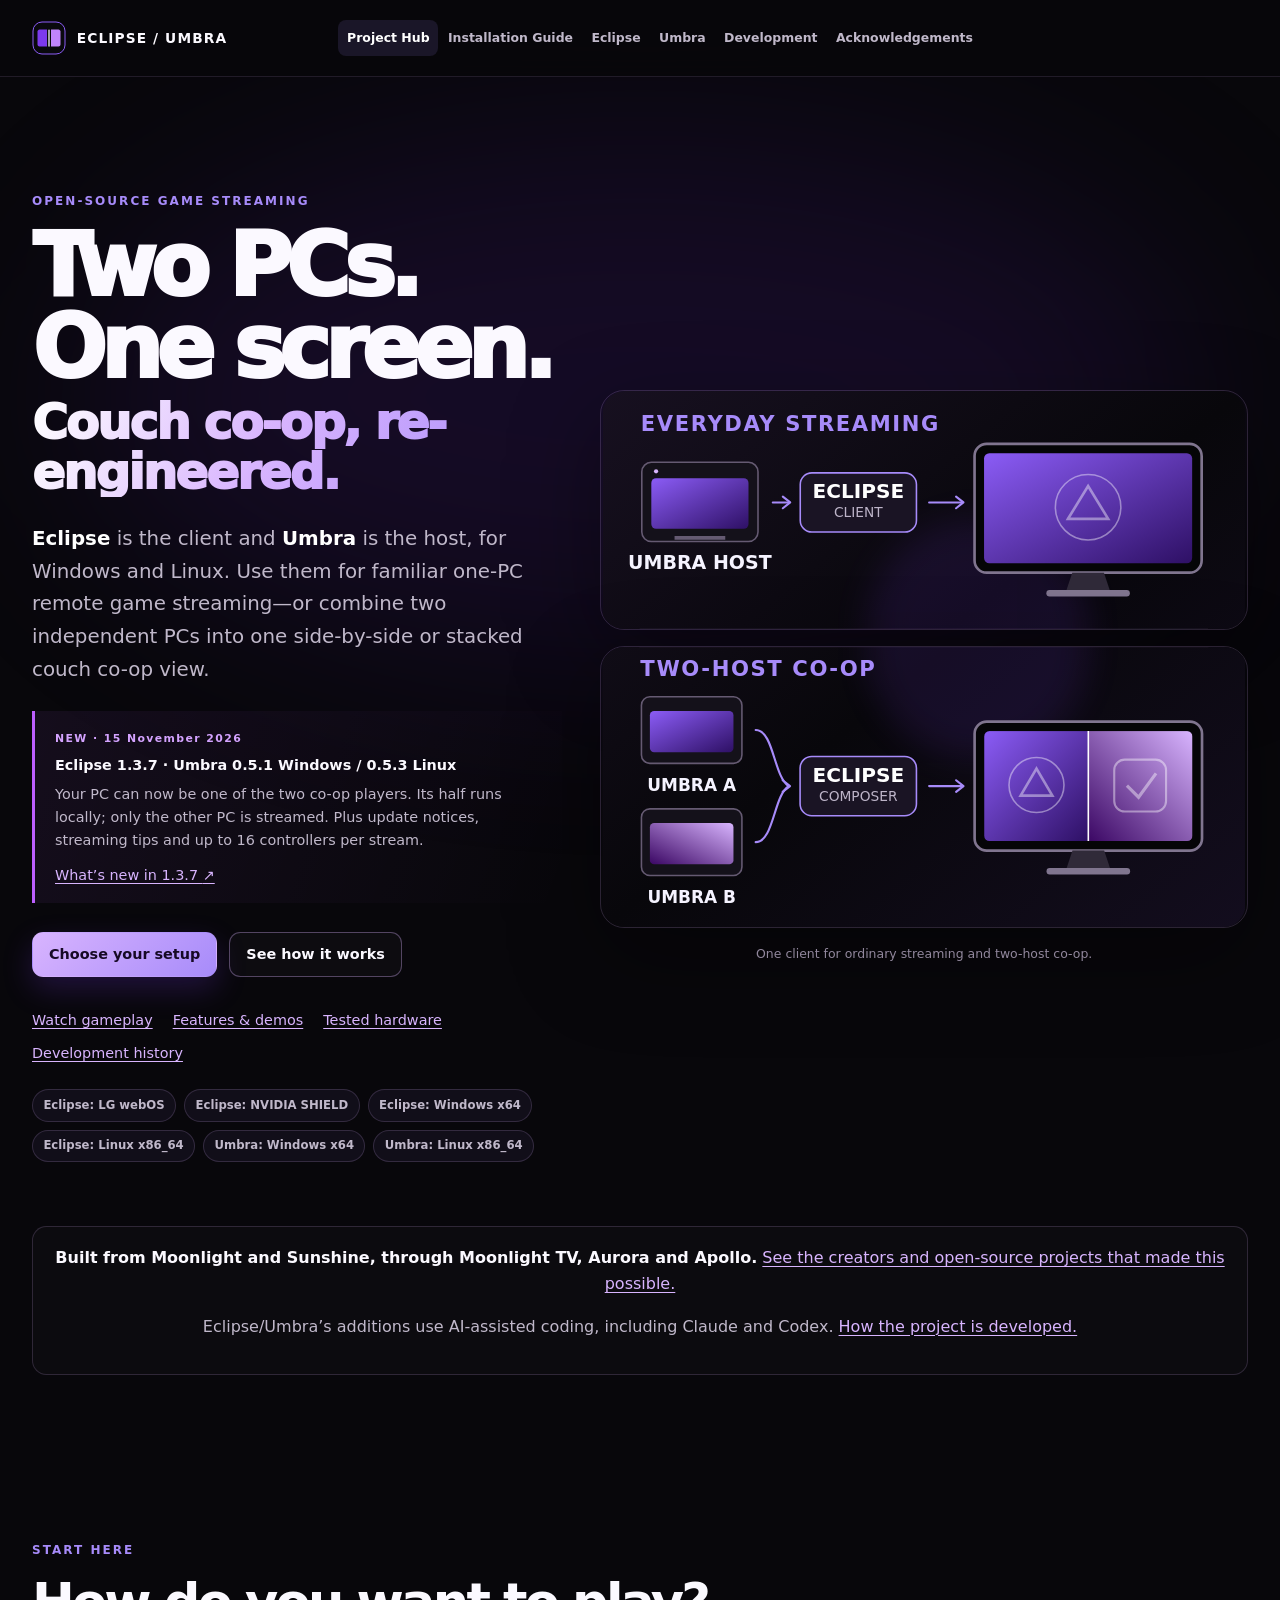
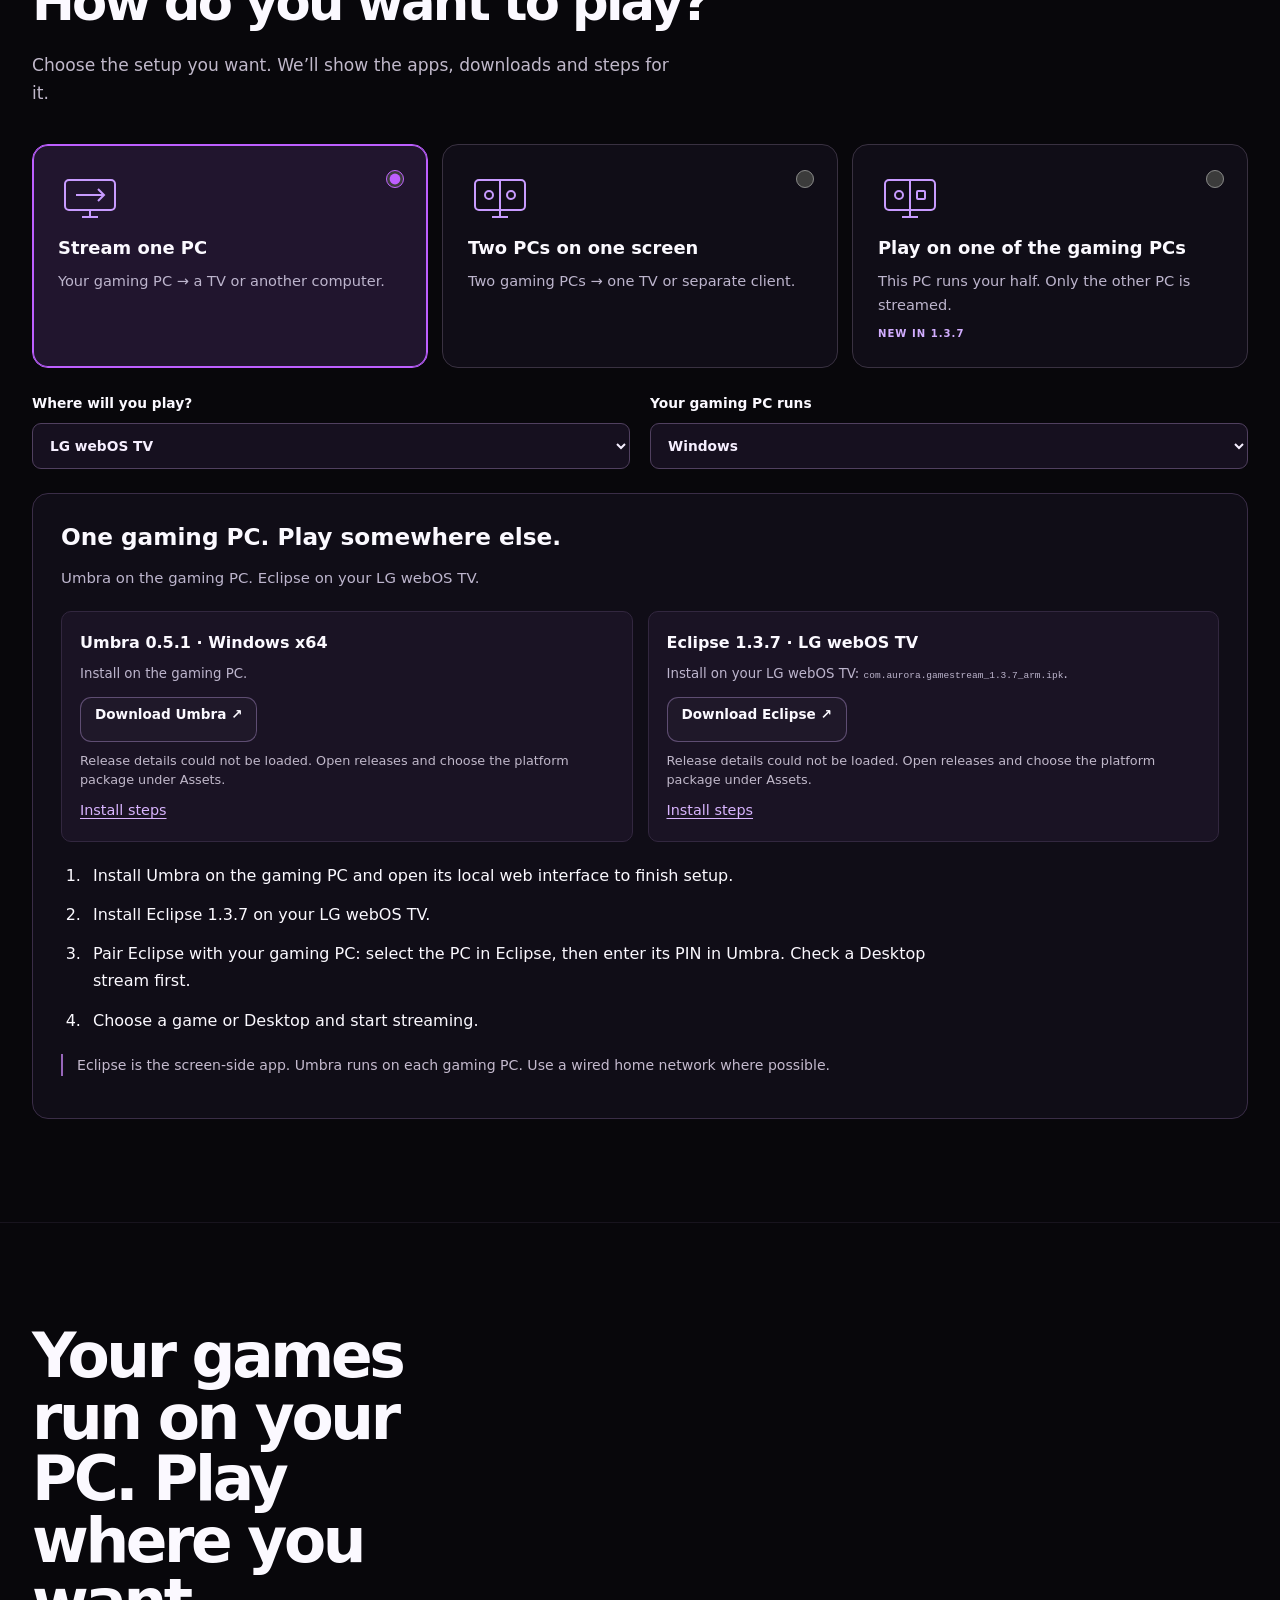
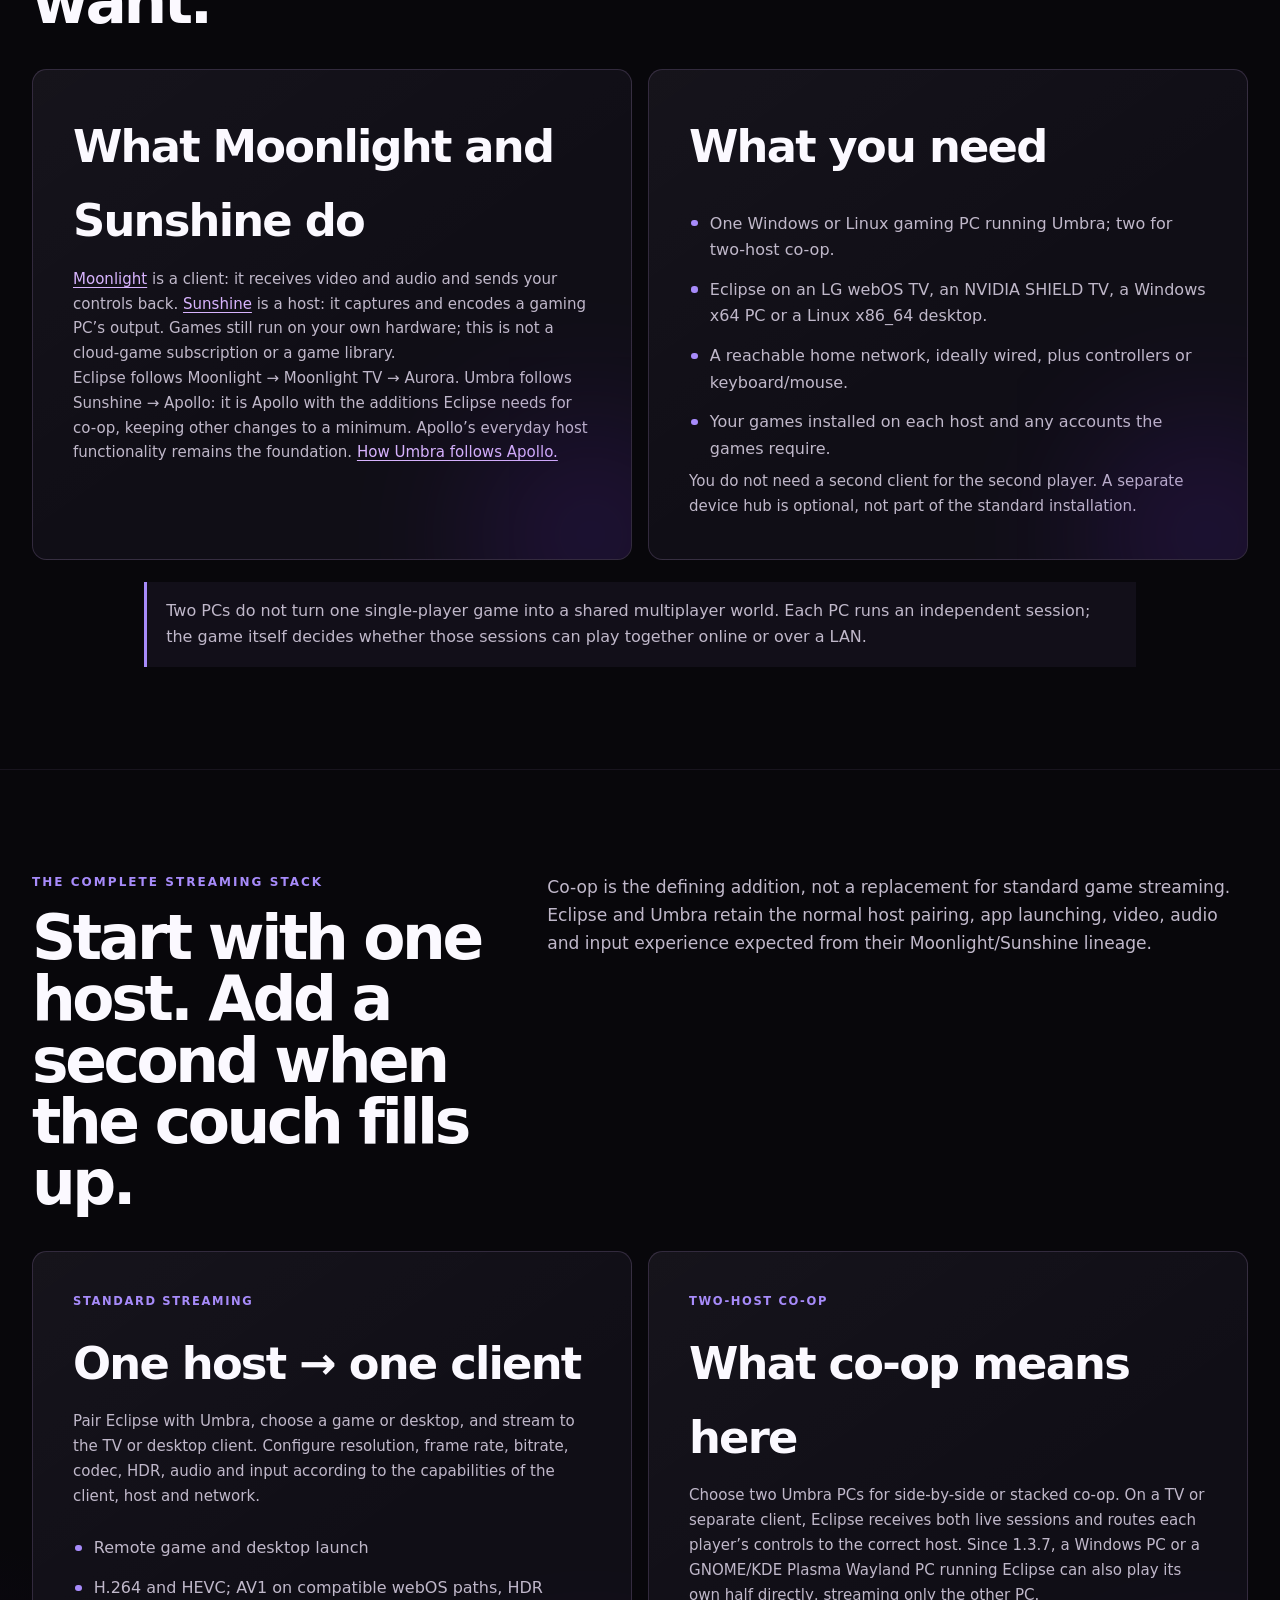
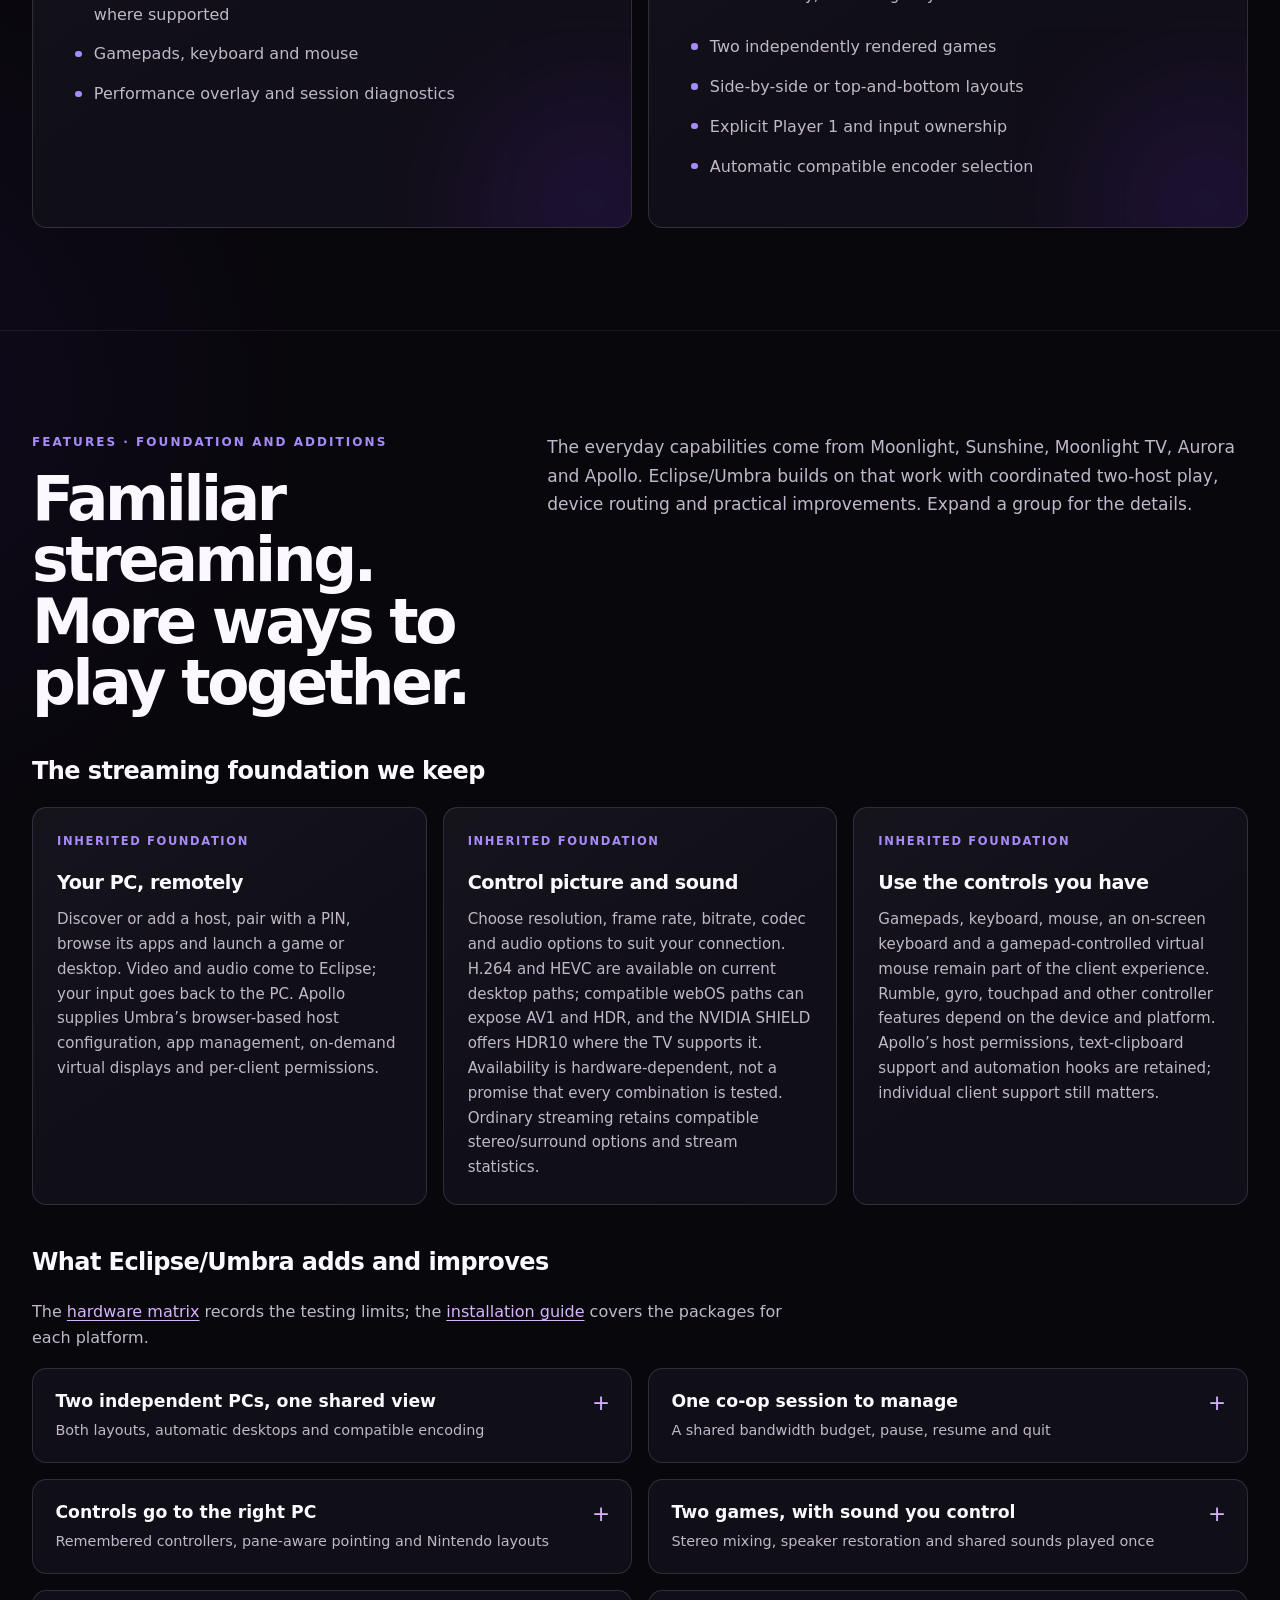
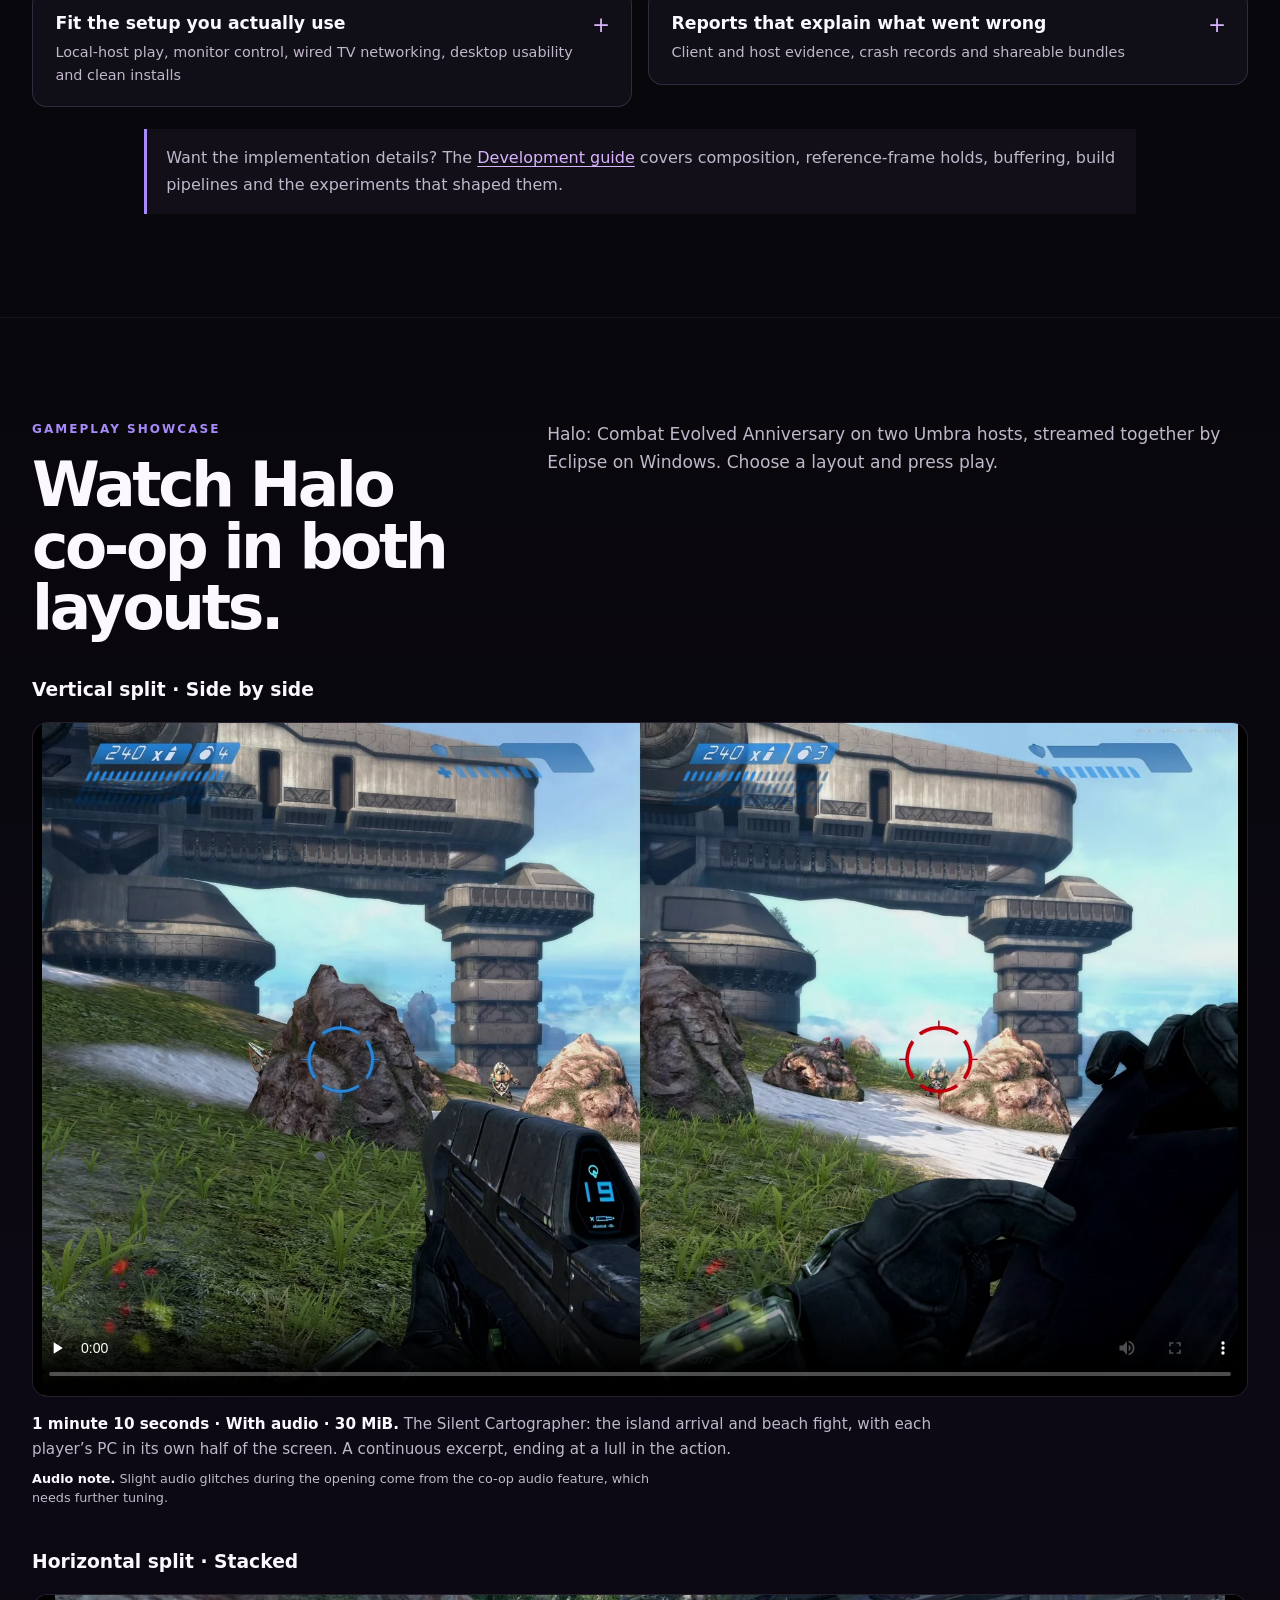
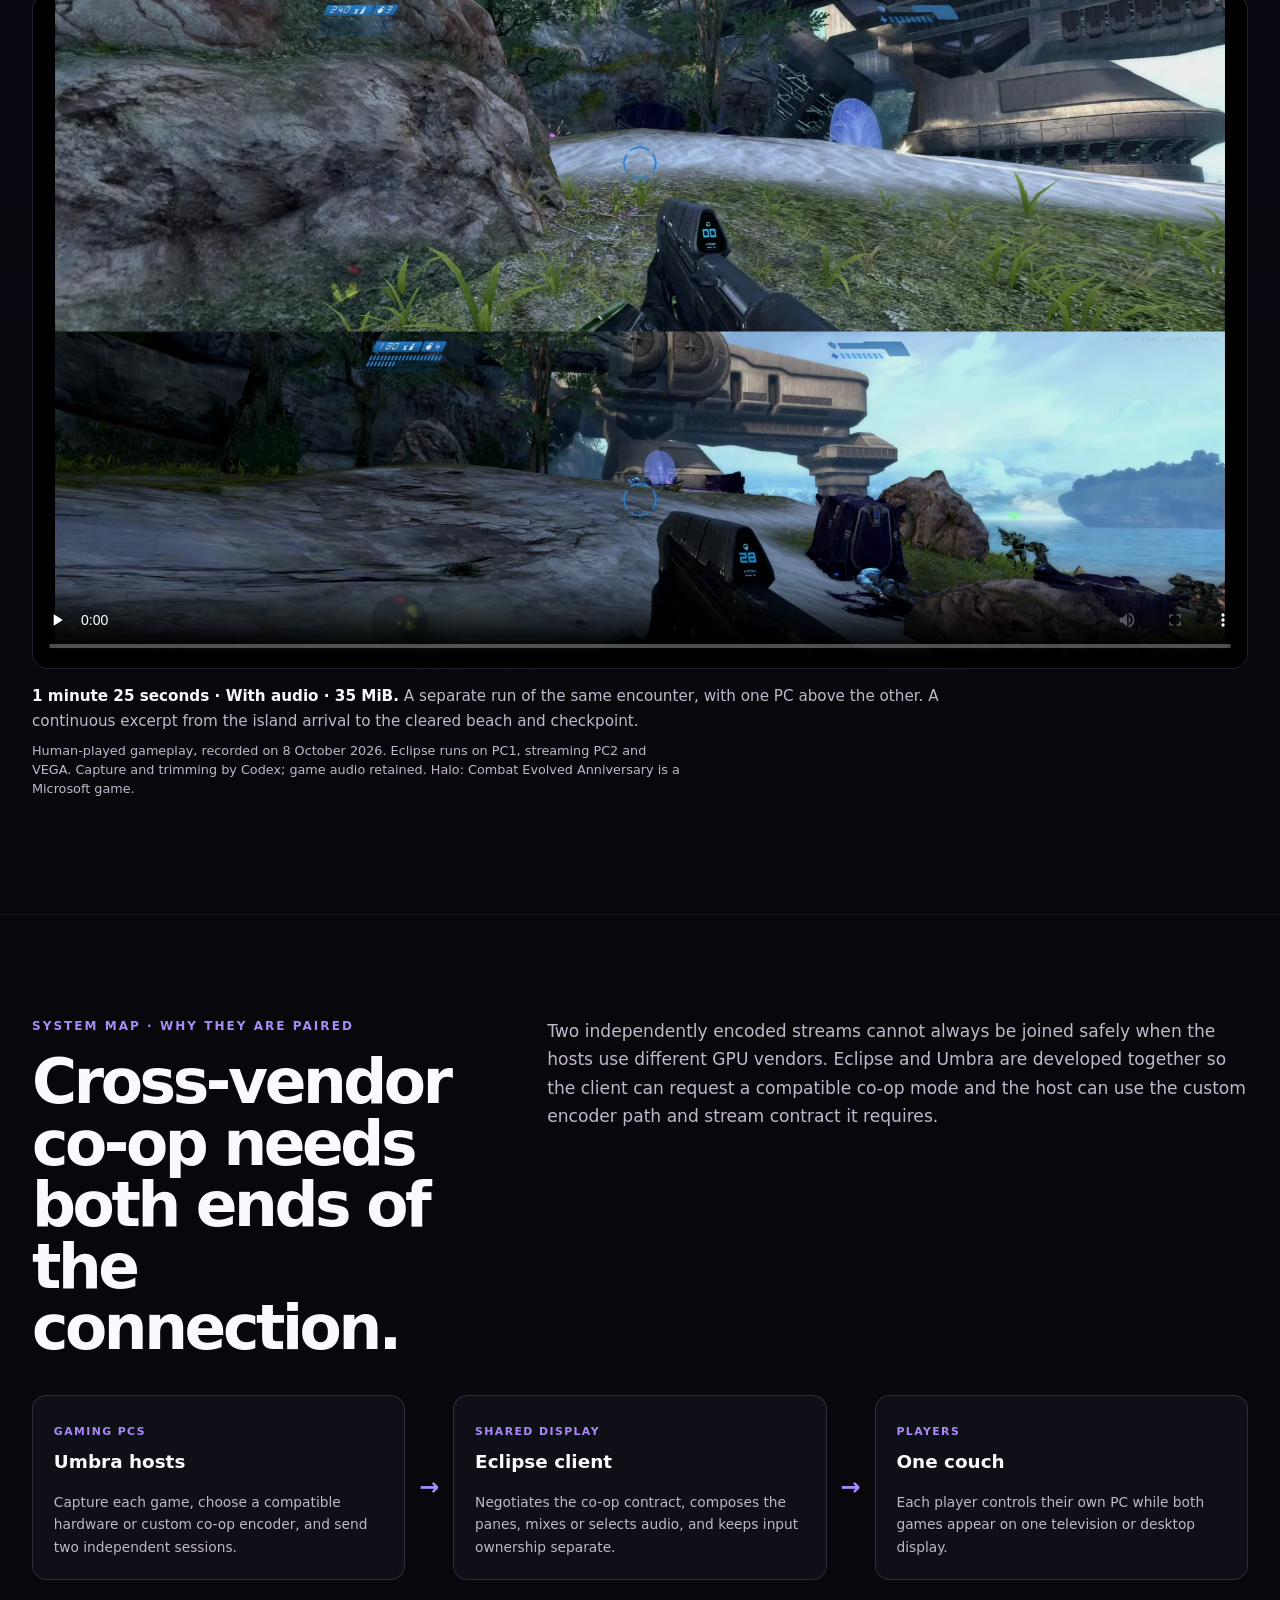
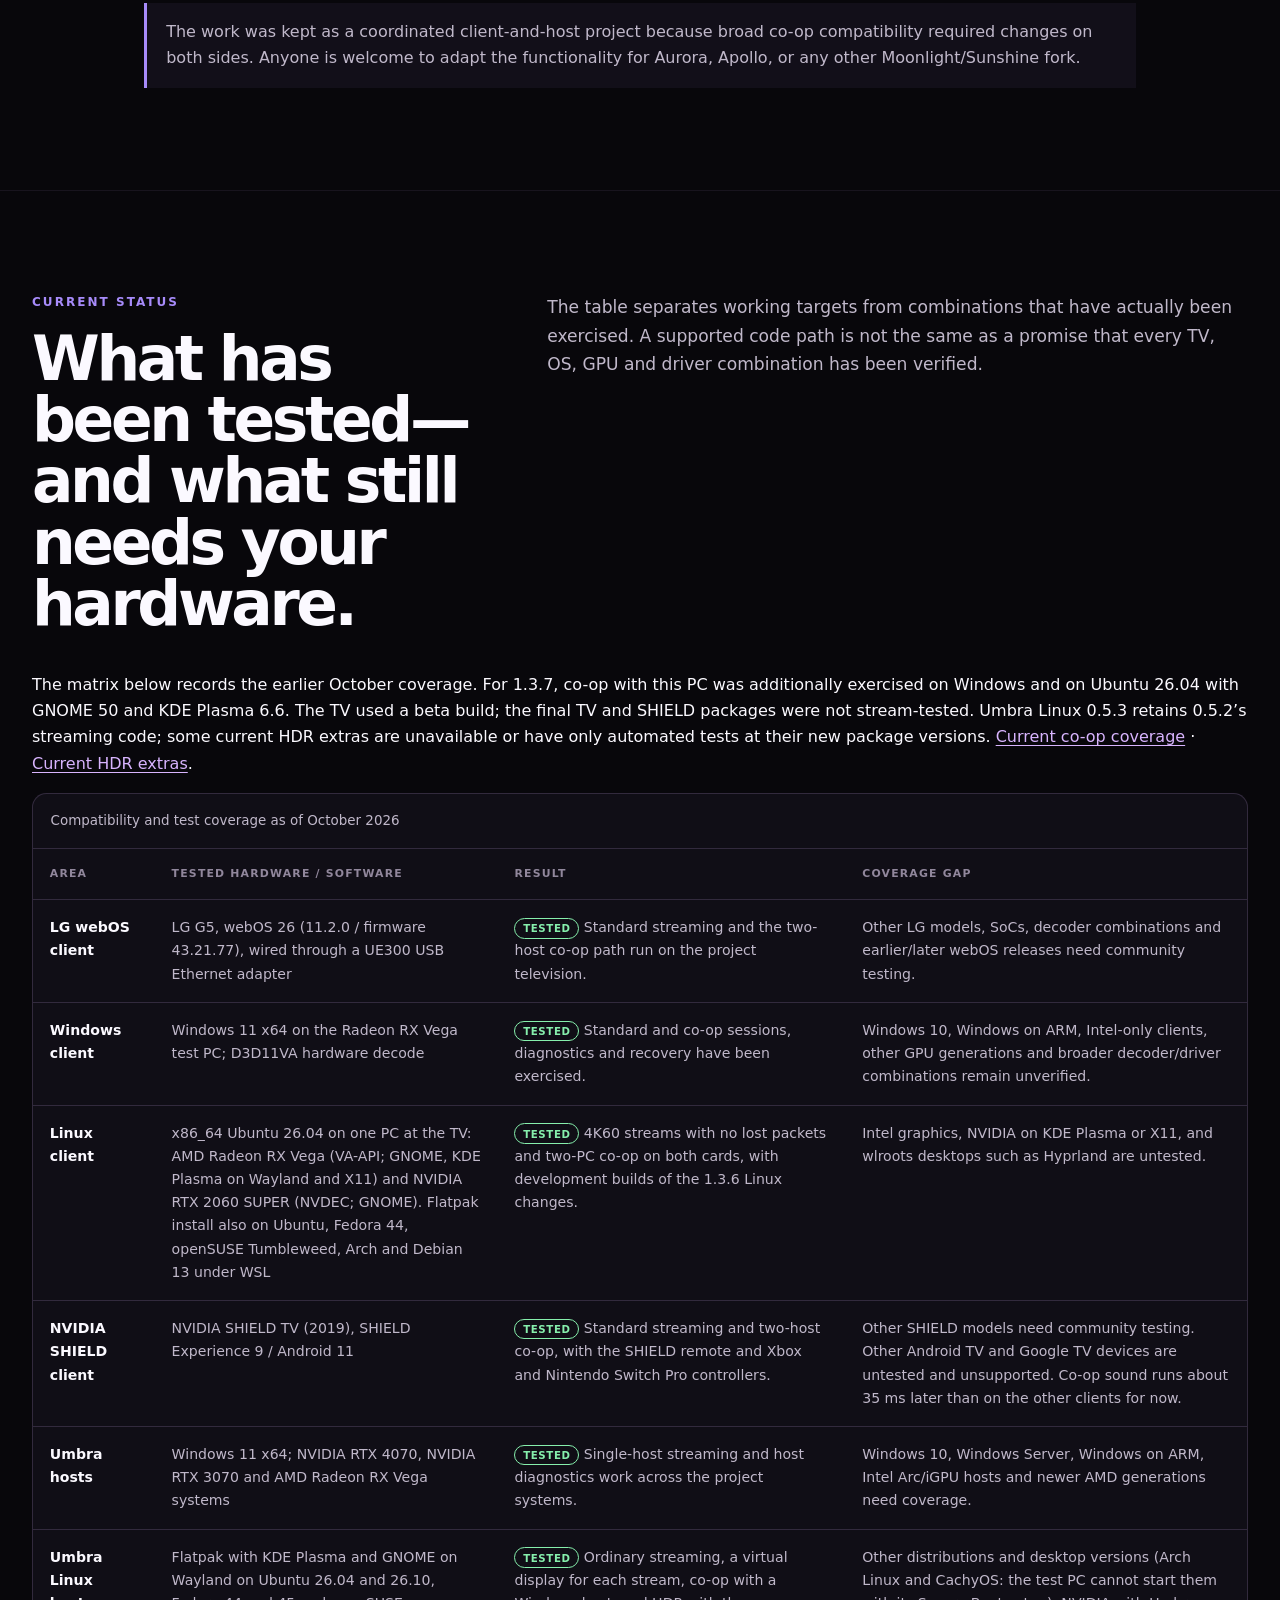
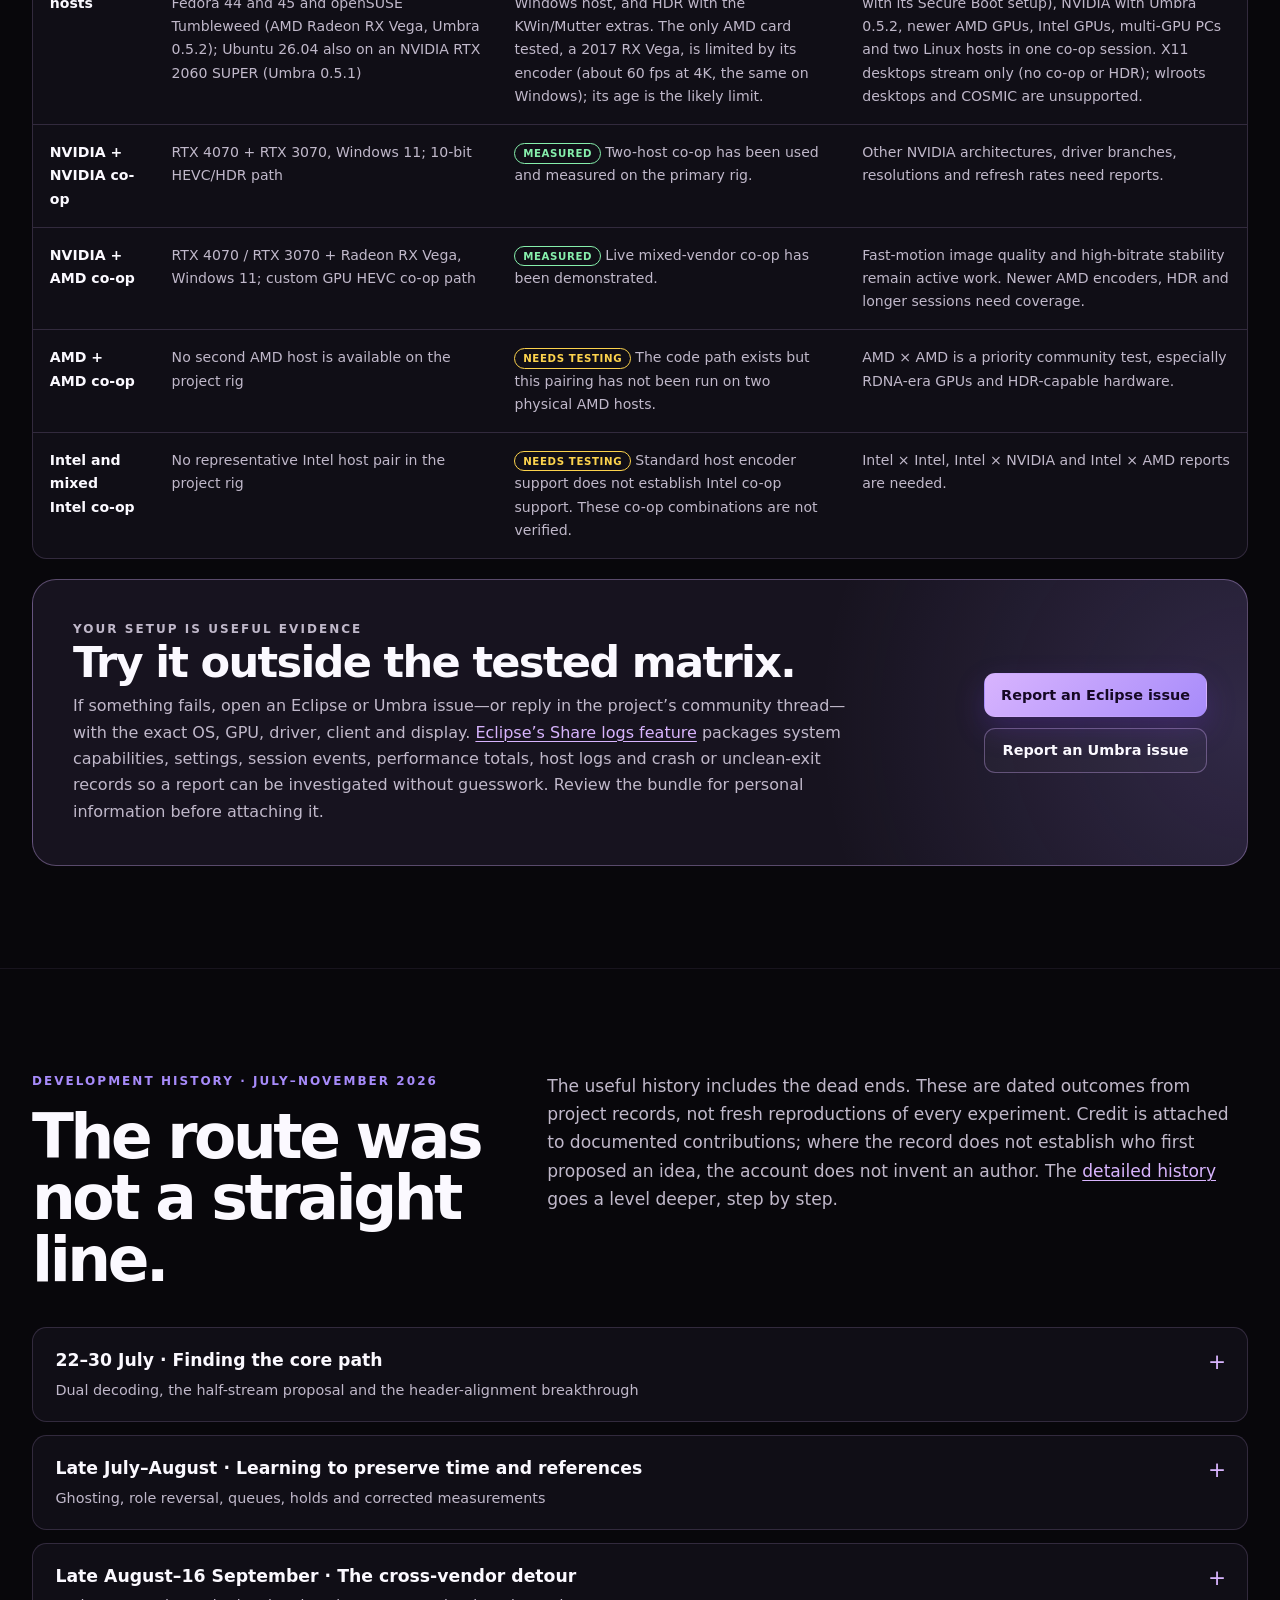
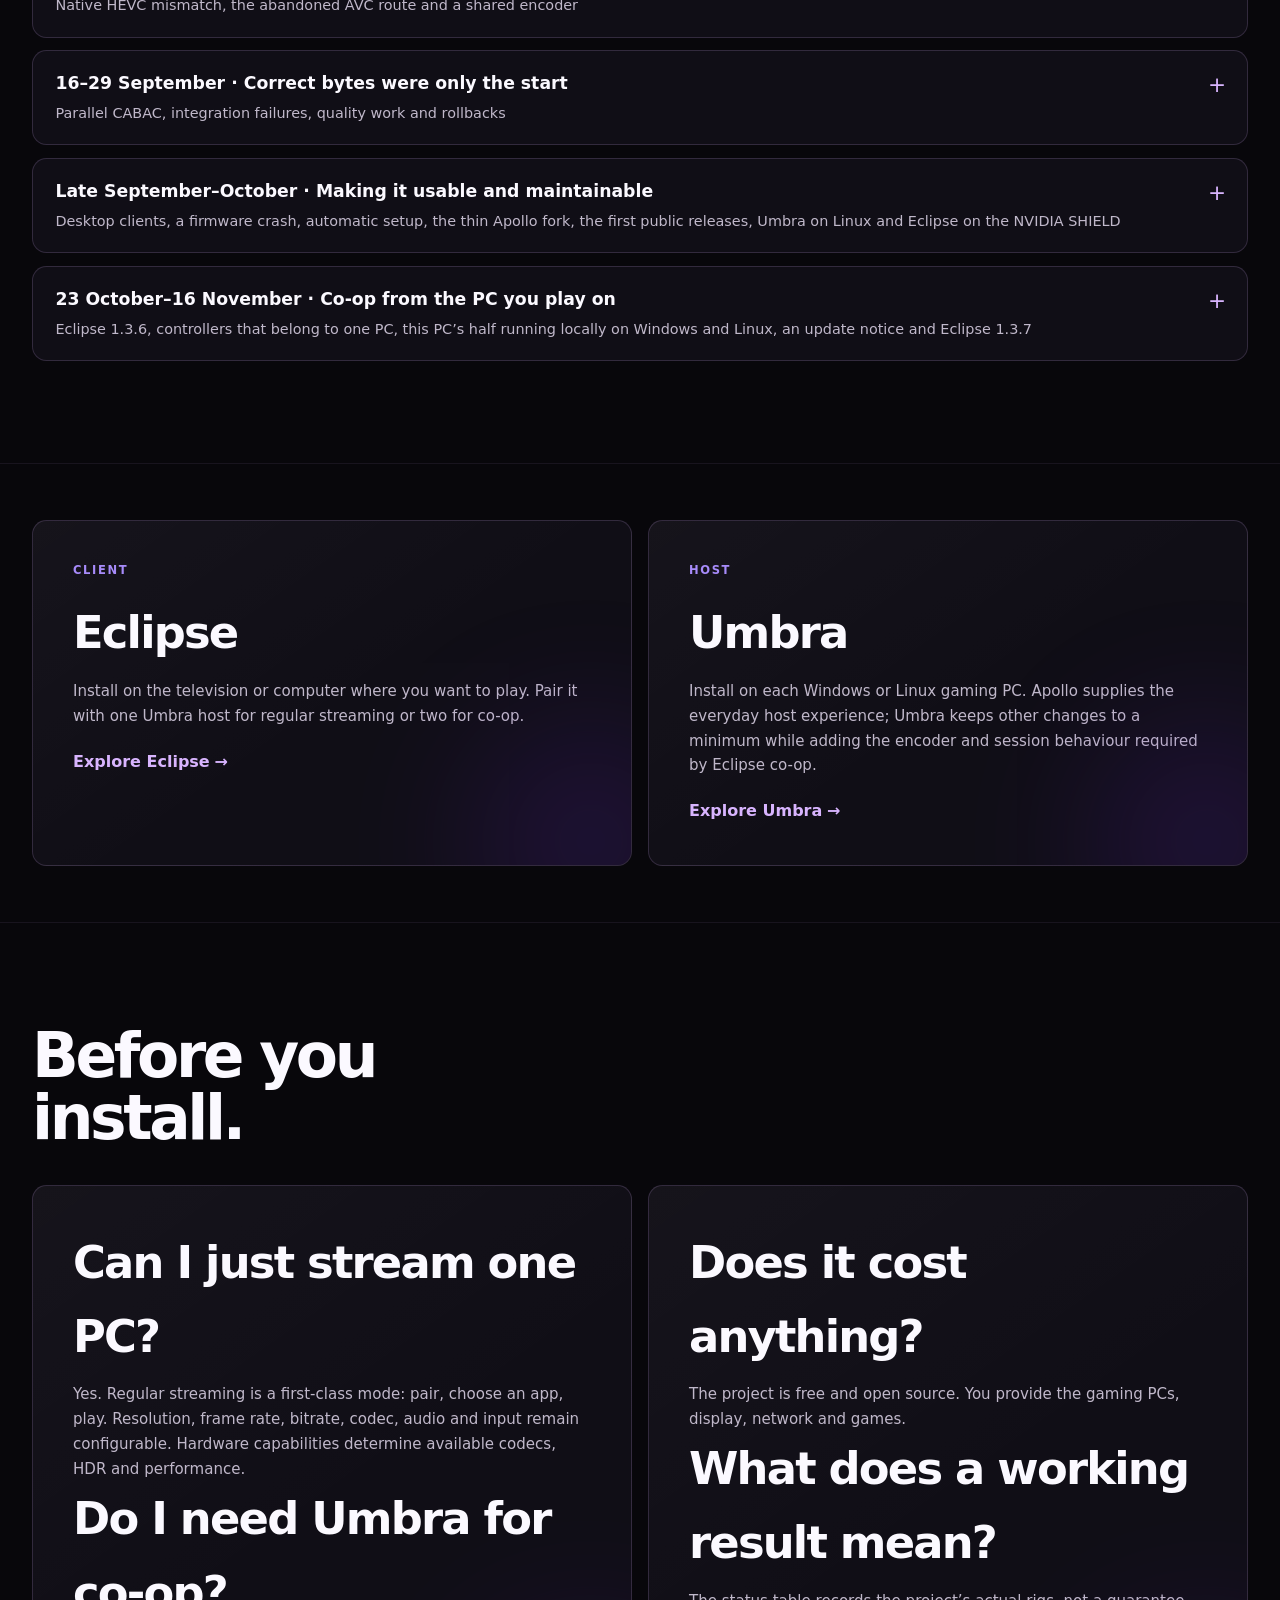
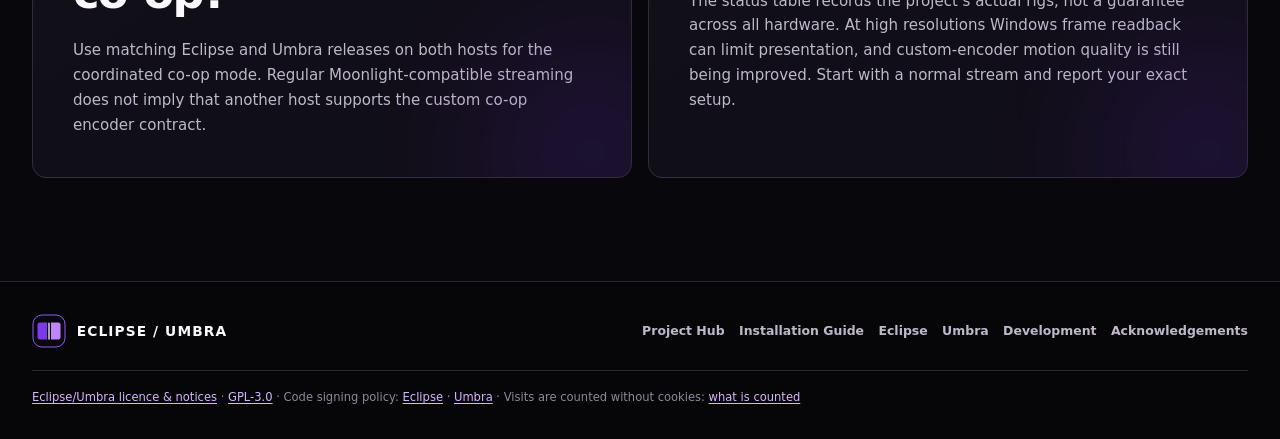
<file: site/index.html>
<!doctype html>
<html lang="en-AU">
<head>
  <meta charset="utf-8">
  <meta name="viewport" content="width=device-width, initial-scale=1">
  <meta name="theme-color" content="#08070b">
  <meta name="description" content="Everyday game streaming and two-PC couch co-op: how Eclipse and Umbra work, platforms, system map and tested hardware.">
  <meta property="og:type" content="website">
  <meta property="og:title" content="Eclipse/Umbra Project Hub">
  <meta property="og:description" content="Everyday game streaming and two-PC couch co-op: how Eclipse and Umbra work, platforms, system map and tested hardware.">
  <meta property="og:url" content="https://preceptorofmagic.github.io/Eclipse-Umbra-Project-Hub/">
  <meta property="og:image" content="https://preceptorofmagic.github.io/Eclipse-Umbra-Project-Hub/assets/og-card.png">
  <meta property="og:image:alt" content="Eclipse and Umbra support both one-PC game streaming and two-PC couch co-op.">
  <meta name="twitter:card" content="summary_large_image">
  <meta name="twitter:image" content="https://preceptorofmagic.github.io/Eclipse-Umbra-Project-Hub/assets/og-card.png">
  <meta name="twitter:image:alt" content="Eclipse and Umbra support both one-PC game streaming and two-PC couch co-op.">
  <title>Eclipse/Umbra Project Hub</title>
  <link rel="canonical" href="https://preceptorofmagic.github.io/Eclipse-Umbra-Project-Hub/">
  <link rel="icon" href="assets/brand-mark.svg?v=20261001j" type="image/svg+xml">
  <link rel="stylesheet" href="assets/styles.css?v=20261029github-20261008g">
<link rel="stylesheet" href="assets/guide.css">
</head>
<body>
  <a class="skip-link" href="#main">Skip to content</a>
  <header class="site-header">
    <div class="shell nav-row">
      <a class="brand" href="./" aria-label="Eclipse/Umbra Project Hub home"><img src="assets/brand-mark.svg?v=20261001j" alt="" width="36" height="36"><span>ECLIPSE / UMBRA</span></a>
      <nav class="main-nav" aria-label="Primary navigation">
        <a href="./" aria-current="page">Project Hub</a><a href="setup.html">Installation Guide</a><a href="eclipse.html">Eclipse</a><a href="umbra.html">Umbra</a><a href="development.html">Development</a><a href="credits.html">Acknowledgements</a>
      </nav>
      <span class="support-control" aria-label="Support this project">
        <script type="text/javascript" src="https://cdnjs.buymeacoffee.com/1.0.0/button.prod.min.js" data-name="bmc-button" data-slug="PreceptorOfMagic" data-color="#BD5FFF" data-emoji="" data-font="Cookie" data-text="Buy me a coffee" data-outline-color="#000000" data-font-color="#ffffff" data-coffee-color="#FFDD00"></script>
      </span>
    </div>
  </header>
  <main id="main">

    <section class="hero">
      <div class="shell hero-grid">
        <div>
          <p class="eyebrow">Open-source game streaming</p>
          <h1>Two PCs. One screen. <span>Couch co-op, re-engineered.</span></h1>
          <p class="hero-copy"><strong>Eclipse</strong> is the client and <strong>Umbra</strong> is the host, for Windows and Linux. Use them for familiar one-PC remote game streaming—or combine two independent PCs into one side-by-side or stacked couch co-op view.</p>
          <!-- generated:release:start -->
<aside class="release-strip" id="release" aria-label="Latest release"><span class="release-tag">NEW · 15 November 2026</span><p><strong>Eclipse 1.3.7 · Umbra 0.5.1 Windows / 0.5.3 Linux</strong></p><p>Your PC can now be one of the two co-op players. Its half runs locally; only the other PC is streamed. Plus update notices, streaming tips and up to 16 controllers per stream.</p><a href="https://github.com/PreceptorOfMagic/Eclipse/releases/tag/eclipse-v1.3.7">What’s new in 1.3.7 <span aria-hidden="true">↗</span></a></aside>
<!-- generated:release:end -->
          <div class="hero-actions"><a class="button" href="#choose-setup">Choose your setup</a><a class="button-secondary" href="#how-it-works">See how it works</a></div>
          <nav class="section-jumps" aria-label="On this page"><a href="#showcase">Watch gameplay</a><a href="#features">Features &amp; demos</a><a href="#status">Tested hardware</a><a href="#timeline">Development history</a></nav>
          <ul class="platform-pills" aria-label="Supported platform targets"><li>Eclipse: LG webOS</li><li>Eclipse: NVIDIA SHIELD</li><li>Eclipse: Windows x64</li><li>Eclipse: Linux x86_64</li><li>Umbra: Windows x64</li><li>Umbra: Linux x86_64</li></ul>
        </div>
        <figure class="hero-visual hero-illustrations">
          <svg class="hero-diagram-row" viewBox="0 0 1216 450" role="img" aria-labelledby="standard-diagram-title">
            <title id="standard-diagram-title">Everyday streaming: one Umbra gaming PC streams through Eclipse to your display.</title>
            <image href="assets/hero-art.svg?v=20261001i" width="1216" height="980"/>
          </svg>
          <svg class="hero-diagram-row hero-diagram-coop" viewBox="0 450 1216 530" role="img" aria-labelledby="coop-diagram-title">
            <title id="coop-diagram-title">Two-host co-op: two Umbra gaming PCs stream through Eclipse to one split display.</title>
            <image href="assets/hero-art.svg?v=20261001i" width="1216" height="980"/>
          </svg>
          <figcaption>One client for ordinary streaming and two-host co-op.</figcaption>
        </figure>
      </div>
      <div class="shell lineage-strip"><strong>Built from Moonlight and Sunshine, through Moonlight TV, Aurora and Apollo.</strong> <a href="credits.html">See the creators and open-source projects that made this possible.</a><p>Eclipse/Umbra’s additions use AI-assisted coding, including Claude and Codex. <a href="development.html#development-process">How the project is developed.</a></p></div>
    </section>


<!-- generated:chooser:start -->
<section class="section setup-chooser" id="choose-setup"><div class="shell"><div class="section-head"><p class="eyebrow">Start here</p><h2>How do you want to play?</h2><p class="section-lede">Choose the setup you want. We’ll show the apps, downloads and steps for it.</p></div><form class="guide-form"><fieldset class="mode-options"><legend class="guide-sr">Choose your setup</legend><label class="mode-card"><input type="radio" name="setup-mode" value="single" checked><svg viewBox="0 0 64 56" aria-hidden="true" fill="none" stroke="currentColor" stroke-width="2"><rect x="7" y="10" width="50" height="30" rx="4"/><path d="M24 47h16M32 40v7"/><path d="M18 25h28m-6-6 6 6-6 6"/></svg><span class="mode-title">Stream one PC</span><span class="mode-copy">Your gaming PC → a TV or another computer.</span></label><label class="mode-card"><input type="radio" name="setup-mode" value="remote" ><svg viewBox="0 0 64 56" aria-hidden="true" fill="none" stroke="currentColor" stroke-width="2"><rect x="7" y="10" width="50" height="30" rx="4"/><path d="M24 47h16M32 40v7"/><path d="M32 11v28"/><circle cx="21" cy="25" r="4"/><circle cx="43" cy="25" r="4"/></svg><span class="mode-title">Two PCs on one screen</span><span class="mode-copy">Two gaming PCs → one TV or separate client.</span></label><label class="mode-card"><input type="radio" name="setup-mode" value="local" ><svg viewBox="0 0 64 56" aria-hidden="true" fill="none" stroke="currentColor" stroke-width="2"><rect x="7" y="10" width="50" height="30" rx="4"/><path d="M24 47h16M32 40v7"/><path d="M32 11v28"/><circle cx="21" cy="25" r="4"/><rect x="39" y="21" width="8" height="8" rx="1"/></svg><span class="mode-title">Play on one of the gaming PCs</span><span class="mode-copy">This PC runs your half. Only the other PC is streamed.</span><span class="mode-new">NEW IN 1.3.7</span></label></fieldset><div class="guide-selects"><label>Where will you play?<select name="client"><option value="webos">LG webOS TV</option><option value="shield">NVIDIA SHIELD TV</option><option value="windows">Windows PC</option><option value="linux">Linux PC</option></select></label><label><span data-host-label>Your gaming PC runs</span><select name="host"><option value="windows">Windows</option><option value="linux">Linux</option><option value="mixed" hidden>Windows and Linux</option></select></label></div></form><div class="guide-result" aria-live="polite" aria-atomic="false"></div><noscript><p>Install <a href="setup.html#umbra-windows">Umbra for Windows</a> or <a href="setup.html#umbra-linux">Umbra for Linux</a> on each gaming PC, then choose <a href="eclipse.html#downloads">Eclipse for your display</a>. Read <a href="setup.html#pairing">pairing</a> or <a href="setup.html#coop-this-pc">co-op with this PC</a>.</p></noscript><script type="application/json" class="guide-data">{"release":{"date":"15 November 2026","eclipse":"1.3.7","windows":"0.5.1","linux":"0.5.3","summary":"Your PC can now be one of the two co-op players. Its half runs locally; only the other PC is streamed. Plus update notices, streaming tips and up to 16 controllers per stream."},"releases":{"eclipse":"https://github.com/PreceptorOfMagic/Eclipse/releases/tag/eclipse-v1.3.7","windows":"https://github.com/PreceptorOfMagic/Umbra/releases/tag/umbra-v0.5.1","linux":"https://github.com/PreceptorOfMagic/Umbra/releases/tag/umbra-linux-v0.5.3"}}</script></div></section>
<!-- generated:chooser:end -->
<section class="section" id="streaming-basics"><div class="shell"><div class="section-head"><h2>Your games run on your PC. Play where you want.</h2></div><div class="project-grid"><article class="project-card"><h3>What Moonlight and Sunshine do</h3><p><a href="https://moonlight-stream.org/">Moonlight</a> is a client: it receives video and audio and sends your controls back. <a href="https://github.com/LizardByte/Sunshine">Sunshine</a> is a host: it captures and encodes a gaming PC’s output. Games still run on your own hardware; this is not a cloud-game subscription or a game library.</p><p>Eclipse follows Moonlight → Moonlight TV → Aurora. Umbra follows Sunshine → Apollo: it is Apollo with the additions Eclipse needs for co-op, keeping other changes to a minimum. Apollo’s everyday host functionality remains the foundation. <a href="umbra.html#apollo">How Umbra follows Apollo.</a></p></article><article class="project-card"><h3>What you need</h3><ul><li>One Windows or Linux gaming PC running Umbra; two for two-host co-op.</li><li>Eclipse on an LG webOS TV, an NVIDIA SHIELD TV, a Windows x64 PC or a Linux x86_64 desktop.</li><li>A reachable home network, ideally wired, plus controllers or keyboard/mouse.</li><li>Your games installed on each host and any accounts the games require.</li></ul><p>You do not need a second client for the second player. A separate device hub is optional, not part of the standard installation.</p></article></div><p class="section-note">Two PCs do not turn one single-player game into a shared multiplayer world. Each PC runs an independent session; the game itself decides whether those sessions can play together online or over a LAN.</p></div></section>
    <section class="section" id="how-it-works">
      <div class="shell">
        <div class="section-head"><div><p class="eyebrow">The complete streaming stack</p><h2>Start with one host. Add a second when the couch fills up.</h2></div><p class="section-lede">Co-op is the defining addition, not a replacement for standard game streaming. Eclipse and Umbra retain the normal host pairing, app launching, video, audio and input experience expected from their Moonlight/Sunshine lineage.</p></div>
        <div class="mode-grid">
          <article class="project-card"><p class="project-kicker">Standard streaming</p><h3>One host → one client</h3><p>Pair Eclipse with Umbra, choose a game or desktop, and stream to the TV or desktop client. Configure resolution, frame rate, bitrate, codec, HDR, audio and input according to the capabilities of the client, host and network.</p><ul><li>Remote game and desktop launch</li><li>H.264 and HEVC; AV1 on compatible webOS paths, HDR where supported</li><li>Gamepads, keyboard and mouse</li><li>Performance overlay and session diagnostics</li></ul></article>
          <article class="project-card"><p class="project-kicker">Two-host co-op</p><h3>What co-op means here</h3><p>Choose two Umbra PCs for side-by-side or stacked co-op. On a TV or separate client, Eclipse receives both live sessions and routes each player’s controls to the correct host. Since 1.3.7, a Windows PC or a GNOME/KDE Plasma Wayland PC running Eclipse can also play its own half directly, streaming only the other PC.</p><ul><li>Two independently rendered games</li><li>Side-by-side or top-and-bottom layouts</li><li>Explicit Player 1 and input ownership</li><li>Automatic compatible encoder selection</li></ul></article>
        </div>
      </div>
    </section>

    <section class="section" id="features" aria-labelledby="features-title">
      <div class="shell">
        <div class="section-head"><div><p class="eyebrow">Features · foundation and additions</p><h2 id="features-title">Familiar streaming. More ways to play together.</h2></div><p class="section-lede">The everyday capabilities come from Moonlight, Sunshine, Moonlight TV, Aurora and Apollo. Eclipse/Umbra builds on that work with coordinated two-host play, device routing and practical improvements. Expand a group for the details.</p></div>
        <h3 class="catalogue-heading">The streaming foundation we keep</h3>
        <div class="card-grid">
          <article class="feature-card"><p class="project-kicker">Inherited foundation</p><h3>Your PC, remotely</h3><p>Discover or add a host, pair with a PIN, browse its apps and launch a game or desktop. Video and audio come to Eclipse; your input goes back to the PC. Apollo supplies Umbra’s browser-based host configuration, app management, on-demand virtual displays and per-client permissions.</p></article>
          <article class="feature-card"><p class="project-kicker">Inherited foundation</p><h3>Control picture and sound</h3><p>Choose resolution, frame rate, bitrate, codec and audio options to suit your connection. H.264 and HEVC are available on current desktop paths; compatible webOS paths can expose AV1 and HDR, and the NVIDIA SHIELD offers HDR10 where the TV supports it. Availability is hardware-dependent, not a promise that every combination is tested. Ordinary streaming retains compatible stereo/surround options and stream statistics.</p></article>
          <article class="feature-card"><p class="project-kicker">Inherited foundation</p><h3>Use the controls you have</h3><p>Gamepads, keyboard, mouse, an on-screen keyboard and a gamepad-controlled virtual mouse remain part of the client experience. Rumble, gyro, touchpad and other controller features depend on the device and platform. Apollo’s host permissions, text-clipboard support and automation hooks are retained; individual client support still matters.</p></article>
        </div>
        <h3 class="catalogue-heading" id="shorts">What Eclipse/Umbra adds and improves</h3>
        <p class="catalogue-intro">The <a href="#status">hardware matrix</a> records the testing limits; the <a href="setup.html">installation guide</a> covers the packages for each platform.</p>
        <div class="disclosure-grid">
          <details class="disclosure" id="features-coop"><summary><span class="disclosure-title">Two independent PCs, one shared view</span><span class="disclosure-hint">Both layouts, automatic desktops and compatible encoding</span></summary><div class="disclosure-body">
            <h4>Side-by-side or stacked co-op</h4><p>Choose two Umbra PCs and a layout. On a TV or separate client, each PC sends its pane and Eclipse combines compatible HEVC picture data before decoding the shared view. With Eclipse running on one of the two PCs in the new local mode, that PC’s half is shown directly instead. Neither game needs split-screen support, but joining the same world still depends on the games and accounts.</p>
            <h4>Desktops that fit their panes</h4><p>Eclipse requests Umbra’s built-in Co-op Pane at the required size. Windows sees a pane-sized virtual desktop, rather than having half of a full desktop cut off. The pane is managed by the co-op session and normally hidden from ordinary app editing. You should not need to create an application or change hidden host settings.</p>
            <h4>Pair-aware encoder selection</h4><p>Known NVIDIA pairs use the native HEVC route. For supported mixed NVIDIA/AMD pairings, both hosts use the custom GPU HEVC path so their encoded structures match. The AMD/AMD selection path also exists, but two physical AMD hosts have not been tested on the project rig. Required encoder components must be included on both hosts; Intel co-op remains unverified. The first co-op launch asks once which graphics card make each PC has, because Umbra does not report it yet.</p>
            <a href="development.html#composition">How compressed-frame composition works</a>
          </div></details>
          <details class="disclosure" id="features-session"><summary><span class="disclosure-title">One co-op session to manage</span><span class="disclosure-hint">A shared bandwidth budget, pause, resume and quit</span></summary><div class="disclosure-body">
            <h4>One total video bitrate</h4><p>By default, Eclipse divides the selected video bitrate between the two hosts instead of requesting the full amount from each. Your normal quality setting therefore describes the combined video budget. Actual network traffic also includes audio, protocol overhead and recovery traffic.</p>
            <h4>Disconnect to pause; Quit to finish</h4><p>Disconnect preserves a resumable two-host session. Returning to co-op reconnects to those desktops; changing orientation on resume rebuilds the pane displays. Quit game is the separate action that ends both host applications. Resume has been exercised from the Windows and Linux clients; the end-both-hosts check has been recorded from the Linux and Windows clients, with broader packaged-platform checks still needed.</p><figure class="media-figure feature-media"><video data-demo controls playsinline preload="none" width="1920" height="1080" poster="media/eclipse-coop-pause-poster.webp?v=2" aria-label="Disconnect, resume and quit a co-op session" aria-describedby="cap-coop-pause"><source src="media/eclipse-coop-pause.webm?v=2" type="video/webm"><source src="media/eclipse-coop-pause.mp4?v=2" type="video/mp4"></video><figcaption id="cap-coop-pause"><strong>39 seconds · Silent.</strong> Disconnect from the stream overlay leaves both PCs&rsquo; sessions running: the Co-op Pane tile stays live, and choosing Resume streaming on it reconnects both. Quit game then ends both. Eclipse on Windows with two Umbra PCs.<small class="media-note">Recorded by an AI assistant (Claude) while the developer was away, as a capability test: every click and key press was planned in advance and played back automatically on live hosts. Wallpapers: <a href="https://steamcommunity.com/sharedfiles/filedetails/?id=1539918440">&ldquo;Moon Light&rdquo;</a> by Sir Crab and <a href="https://steamcommunity.com/sharedfiles/filedetails/?id=2466412743">&ldquo;KIKI&amp;JIJI&rdquo;</a> (art credited to Ayu) by 鬥丨Dou, from the Wallpaper Engine Steam Workshop.</small></figcaption></figure>
            <h4>More useful launch failures</h4><p>A busy host is identified so you can resolve its existing session. Missing launch permission points you to the host’s Clients settings. In 1.3.7, the first PC’s stream stays visible while Eclipse waits for the second PC; after 20 seconds it asks whether to keep waiting, up to one minute, or end.</p>
          </div></details>
          <details class="disclosure" id="features-input"><summary><span class="disclosure-title">Controls go to the right PC</span><span class="disclosure-hint">Remembered controllers, pane-aware pointing and Nintendo layouts</span></summary><div class="disclosure-body">
            <h4>Named, remembered controller assignments</h4><p>The co-op launch screen and Settings → Co-op let you assign controllers to each PC. Assignments are remembered, and disconnected controllers remain manageable. Eclipse 1.3.7 supports up to 16 controllers per stream (five were exercised together on Windows); the game may support fewer players. Steam Controller (2026) support is included on Windows and Linux, with Linux hardware testing still outstanding.</p><figure class="media-figure feature-media"><img src="media/eclipse-coop-controllers.webp" width="1600" height="884" loading="lazy" alt="Co-op session dialog listing an Xbox 360 Controller under VEGA and a PS4 Controller under the second PC." class="media-still"><figcaption>Each controller listed by name under the PC it will control. Shown with two virtual controllers emulated on the client PC.</figcaption></figure>
            <h4>Mouse and keyboard routing</h4><p>Pane-aware pointer routing translates coordinates into the target desktop. A drag stays with the PC where the button was pressed, and a key release returns to the PC that received its press. You can instead choose “Assign mouse and keyboard like controllers” to pin devices to a PC for the session. Since Eclipse 1.3.5 the controller’s virtual mouse keeps its own position and crosses to the other PC the same way, except when Eclipse runs on one of the two PCs; in the older two-stream mode, other relative mouse input still goes to the first PC. Windows routing has recorded tests; TV coverage is less complete. In 1.3.7’s local co-op mode on Windows and GNOME/KDE Wayland, the ordinary mouse crosses between this PC’s half and the streamed half at the divider.</p><figure class="media-figure feature-media"><video data-demo controls playsinline preload="none" width="1920" height="1080" poster="media/eclipse-coop-pointer-poster.webp?v=3" aria-label="Move the pointer between two PCs" aria-describedby="cap-coop-pointer"><source src="media/eclipse-coop-pointer.mp4?v=3" type="video/mp4"></video><figcaption id="cap-coop-pointer"><strong>19 seconds · Silent.</strong> One mouse, two PCs: crossing the middle line moves input to the other PC. The moving cursor and a right-click menu in each half show which desktop receives input.<small class="media-note">Recorded by an AI assistant (Codex) as a capability test: every click and key press was planned in advance and played back automatically on live hosts. Real host cursors were enlarged for visibility. Wallpapers: <a href="https://steamcommunity.com/sharedfiles/filedetails/?id=1539918440">&ldquo;Moon Light&rdquo;</a> by Sir Crab and <a href="https://steamcommunity.com/sharedfiles/filedetails/?id=2466412743">&ldquo;KIKI&amp;JIJI&rdquo;</a> (art credited to Ayu) by 鬥丨Dou, from the Wallpaper Engine Steam Workshop.</small></figcaption></figure>
            <h4>Nintendo buttons, without remapping every pad</h4><p>Detected Switch Pro/Joy-Con controllers can follow their printed A/B/X/Y labels or Xbox-style physical positions. Other controllers keep their normal mapping. On the NVIDIA SHIELD, each controller’s buttons are matched from the buttons Android reports for it, so a mapping written for another Android version cannot misplace them. Recognition is device-dependent, so untested third-party pads may need a report.</p>
            <h4>Remotes do not take the first gamepad slot</h4><p>Recognised TV/media remotes are excluded from webOS game-controller allocation, and on the NVIDIA SHIELD a remote is never a player’s controller. On desktop platforms, remote-like devices are placed in higher slots so ordinary gamepads get the low player slots.</p>
            <a href="development.html#input-routing">Input ownership and local-host limitations</a>
          </div></details>
          <details class="disclosure" id="features-audio"><summary><span class="disclosure-title">Two games, with sound you control</span><span class="disclosure-hint">Stereo mixing, speaker restoration and shared sounds played once</span></summary><div class="disclosure-body">
            <h4>Mix both PCs or listen to one</h4><p>Co-op receives stereo audio from each host. Play the shared mix through the client’s output, or select one player’s sound. An advanced buffer setting trades tolerance of uneven arrival for added delay. Co-op’s stereo mixer is separate from the inherited surround options for ordinary streaming.</p>
            <h4>Return the host to its real speakers</h4><p>Umbra remembers the playback endpoint before switching to streaming audio and restores it after the session. Recovery also handles a display’s audio device returning late or being recreated by Windows under a different identity, reducing the chance of a PC being left on silent virtual speakers.</p>
            <h4>Play shared sounds once</h4><p>When both games play the same narration, music or effect, Eclipse’s passive gate compares the two PCs’ sound in six frequency bands and mutes the later copy where they match. This reduces matching duplicate sounds; effectiveness varies with the material. <strong>Settings → Co-op → Play shared sounds once</strong> offers Accurate (the default), Fast and Off. Since Eclipse 1.3.4 the gate keeps sounds only one PC played: a band reopens as soon as the later PC plays something the other PC did not, a much quieter copy cannot remove a louder sound, and a sound is no longer removed because of a copy that was itself removed.</p><p><strong>Audio delay.</strong> Accurate holds both streams for its look-ahead plus 5 ms (45 ms by default; a slider sets the look-ahead from 0 to 100 ms), so it can hear each copy start before removing it. Fast holds them for 5 ms (240 samples at 48 kHz) and predicts when a copy is coming. Player 2 already fills a 40 ms buffer to smooth network timing. The gate adds no intentional video buffering. Where Eclipse feeds the speakers itself (Windows, and Linux with PulseAudio), Accurate currently runs as Fast. Off, or listening to one PC, bypasses the gate’s extra delay.</p><p><strong>Tradeoffs.</strong> While a band is closed on a copy, other sound the later PC plays in that band can be muted with it. After enough shared sound, the gate balances the PCs’ volumes by up to 6 dB each. Some games pick their music at random on each PC, so the two PCs play different tracks that cannot be merged; turn the game’s music off on one PC if it sounds doubled. Simulator tests on recorded game audio measured about 23 dB reduction for ordinary speech, 3–7 dB for whispers and breaths, and 1.5–4.7 dB for copies playing 0.5–2% slower. Scored against Halo: Combat Evolved’s own sound files over 76 minutes of recorded co-op, 1.3.4 cut 3% of sounds only one PC played (7% before) and removed one copy of 68% of shared sounds (63% before). These are measurements, not a guarantee of complete duplicate removal.</p>
            <a href="development.html#audio-routing">How mixing and duplicate detection differ</a>
          </div></details>
          <details class="disclosure" id="features-devices"><summary><span class="disclosure-title">Fit the setup you actually use</span><span class="disclosure-hint">Local-host play, monitor control, wired TV networking, desktop usability and clean installs</span></summary><div class="disclosure-body">
            <h4>Play on one of the two co-op PCs</h4><p>In Eclipse 1.3.7, the Windows or Linux PC running Eclipse can be one of the two co-op PCs. Its game runs on its own display, shown directly in its half of the Eclipse window; only the other PC is streamed. Move the mouse across the divider to control the other PC. Linux needs GNOME or KDE Plasma on Wayland for this mode; other desktops and X11 keep the older streaming-to-itself path. Controllers assigned to the other PC are kept away from this PC’s games. On Windows, Umbra 0.5.1 supplies the required driver and Eclipse offers to restart apps that already had the controller open. On Linux, Eclipse takes exclusive access to the controller without an extra driver; programs reading PlayStation or Switch devices directly can still see them, and Eclipse identifies those programs.</p>
            <h4>Choose what happens to remote monitors</h4><p>Settings → Host → Computer’s monitor while streaming controls monitors for ordinary streaming. Co-op always leaves host monitors on, including the display of the PC running Eclipse.</p><figure class="media-figure feature-media"><img src="media/eclipse-host-monitor.webp" width="1155" height="998" loading="lazy" alt="Eclipse Host Settings with the monitor choices open: Choose when starting a stream, Always off and Always on." class="media-still"></figure>
            <h4>Prefer the TV’s wired adapter</h4><p>On webOS, the wired-network option identifies the active USB Ethernet adapter and asks a capable Umbra host to direct the session over that connection. Automatic mode uses the extension only when the host advertises it. Wi-Fi need not be disabled; this is not a guarantee for every adapter chipset. Known limitation: Umbra applies this route when its app starts and removes it when the app ends, so a paused co-op session keeps it; if the TV’s adapter is unplugged in between, that PC may not reach the TV until its Co-op Pane is quit.</p>
            <h4>A more usable desktop client</h4><p>Keyboard shortcuts cover fullscreen, capture and stream controls; Windows remembers window position, size and maximisation. The right stick scrolls long menus and dialogs. Eclipse 1.3.7 adds platform-specific streaming tips on the connecting screen and in Settings, with Next tip and All tips.</p>
            <h4>Install, update and remove cleanly</h4><p>Eclipse has a per-user Windows installer and a Linux Flatpak. The Windows installer needs no administrator access; co-op with this PC asks separately once per session. The SHIELD APK uses the project’s release key, so it updates an existing release install. Upgrades keep settings and pairings. Eclipse checks for updates once a day when the launcher opens and shows a dot in Settings → About, with What’s new and device-specific update instructions. It never interrupts a stream and can be turned off in About. Umbra 0.5.1 on Windows and 0.5.3 on Linux show update notices in the host web interface.</p>
          </div></details>
          <details class="disclosure" id="features-diagnostics"><summary><span class="disclosure-title">Reports that explain what went wrong</span><span class="disclosure-hint">Client and host evidence, crash records and shareable bundles</span></summary><div class="disclosure-body">
            <h4>Keep diagnostic logs, then Share logs</h4><p>Enable logging in Settings → About, reproduce the issue and export a report. It includes build identity, platform capabilities, session statistics, settings, second-host information and logs from a capable Umbra host, rather than asking you to find each file separately.</p><figure class="media-figure feature-media"><img src="media/eclipse-share-logs.webp" width="1155" height="998" loading="lazy" alt="Eclipse About settings: version, video decoder, audio backend and system, the Keep diagnostic logs checkbox and the Share logs button." class="media-still"></figure>
            <h4>Export from the device you are using</h4><p>Windows saves a local bundle. Linux can also provide a temporary network download page, and webOS and the NVIDIA SHIELD let a phone or PC retrieve the report over the LAN. Crash, frozen-interface and unclean-exit records preserve useful evidence for the next start; they do not automatically repair the fault.</p>
            <p>Known secret fields are redacted, but device names and network addresses can remain. Review a bundle before posting it publicly. A TV app that cannot stay open cannot serve its download page.</p>
            <a href="setup.html#diagnostics">Exact logging and export steps</a>
          </div></details>
        </div>
        <p class="section-note">Want the implementation details? The <a href="development.html">Development guide</a> covers composition, reference-frame holds, buffering, build pipelines and the experiments that shaped them.</p>
      </div>
    </section>

    <section id="showcase" class="section media-section" aria-labelledby="video-title">
      <div class="shell">
        <div class="section-head"><div><p class="eyebrow">Gameplay showcase</p><h2 id="video-title">Watch Halo co-op in both layouts.</h2></div><p class="section-lede">Halo: Combat Evolved Anniversary on two Umbra hosts, streamed together by Eclipse on Windows. Choose a layout and press play.</p></div>
        <div class="gameplay-showcase">
          <figure class="media-figure" id="halo-vertical">
            <h3>Vertical split · Side by side</h3>
            <video data-demo controls playsinline preload="none" width="1920" height="1080" poster="media/eclipse-two-host.webp?v=halo1" aria-label="Halo co-op with two PCs side by side" aria-describedby="cap-halo-vertical">
              <source src="media/eclipse-halo-vertical.mp4" type="video/mp4">
              <a href="media/eclipse-halo-vertical.mp4">Watch the vertical Halo clip (MP4)</a>.
            </video>
            <figcaption id="cap-halo-vertical"><strong>1 minute 10 seconds · With audio · 30 MiB.</strong> The Silent Cartographer: the island arrival and beach fight, with each player’s PC in its own half of the screen. A continuous excerpt, ending at a lull in the action.<small class="media-note"><strong>Audio note.</strong> Slight audio glitches during the opening come from the co-op audio feature, which needs further tuning.</small></figcaption>
          </figure>
          <figure class="media-figure" id="halo-horizontal">
            <h3>Horizontal split · Stacked</h3>
            <video data-demo controls playsinline preload="none" width="1920" height="1080" poster="media/eclipse-halo-horizontal-poster.webp" aria-label="Halo co-op with two PCs stacked top and bottom" aria-describedby="cap-halo-horizontal">
              <source src="media/eclipse-halo-horizontal.mp4" type="video/mp4">
              <a href="media/eclipse-halo-horizontal.mp4">Watch the horizontal Halo clip (MP4)</a>.
            </video>
            <figcaption id="cap-halo-horizontal"><strong>1 minute 25 seconds · With audio · 35 MiB.</strong> A separate run of the same encounter, with one PC above the other. A continuous excerpt from the island arrival to the cleared beach and checkpoint.</figcaption>
          </figure>
        </div>
        <p class="media-note">Human-played gameplay, recorded on 8 October 2026. Eclipse runs on PC1, streaming PC2 and VEGA. Capture and trimming by Codex; game audio retained. Halo: Combat Evolved Anniversary is a Microsoft game.</p>
      </div>
    </section>

    <section class="section">
      <div class="shell">
        <div class="section-head"><div><p class="eyebrow">System map · why they are paired</p><h2>Cross-vendor co-op needs both ends of the connection.</h2></div><p class="section-lede">Two independently encoded streams cannot always be joined safely when the hosts use different GPU vendors. Eclipse and Umbra are developed together so the client can request a compatible co-op mode and the host can use the custom encoder path and stream contract it requires.</p></div>
        <div class="architecture" aria-label="Eclipse and Umbra co-op architecture">
          <article class="architecture-node"><div><small>Gaming PCs</small><strong>Umbra hosts</strong></div><p>Capture each game, choose a compatible hardware or custom co-op encoder, and send two independent sessions.</p></article><div class="architecture-arrow" aria-hidden="true">→</div><article class="architecture-node"><div><small>Shared display</small><strong>Eclipse client</strong></div><p>Negotiates the co-op contract, composes the panes, mixes or selects audio, and keeps input ownership separate.</p></article><div class="architecture-arrow" aria-hidden="true">→</div><article class="architecture-node"><div><small>Players</small><strong>One couch</strong></div><p>Each player controls their own PC while both games appear on one television or desktop display.</p></article>
        </div>
        <p class="section-note">The work was kept as a coordinated client-and-host project because broad co-op compatibility required changes on both sides. Anyone is welcome to adapt the functionality for Aurora, Apollo, or any other Moonlight/Sunshine fork.</p>
      </div>
    </section>

    <section class="section" id="status">
      <div class="shell">
        <div class="section-head"><div><p class="eyebrow">Current status</p><h2>What has been tested—and what still needs your hardware.</h2></div><p class="section-lede">The table separates working targets from combinations that have actually been exercised. A supported code path is not the same as a promise that every TV, OS, GPU and driver combination has been verified.</p></div>
        <p>The matrix below records the earlier October coverage. For 1.3.7, co-op with this PC was additionally exercised on Windows and on Ubuntu 26.04 with GNOME 50 and KDE Plasma 6.6. The TV used a beta build; the final TV and SHIELD packages were not stream-tested. Umbra Linux 0.5.3 retains 0.5.2’s streaming code; some current HDR extras are unavailable or have only automated tests at their new package versions. <a href="setup.html#coop-this-pc">Current co-op coverage</a> · <a href="setup.html#umbra-linux-hdr">Current HDR extras</a>.</p><div class="status-table-wrap"><table class="status-table"><caption>Compatibility and test coverage as of October 2026</caption><thead><tr><th scope="col">Area</th><th scope="col">Tested hardware / software</th><th scope="col">Result</th><th scope="col">Coverage gap</th></tr></thead><tbody>
          <tr><td>LG webOS client</td><td>LG G5, webOS 26 (11.2.0 / firmware 43.21.77), wired through a UE300 USB Ethernet adapter</td><td><span class="tag tag-tested">Tested</span> Standard streaming and the two-host co-op path run on the project television.</td><td>Other LG models, SoCs, decoder combinations and earlier/later webOS releases need community testing.</td></tr>
          <tr><td>Windows client</td><td>Windows 11 x64 on the Radeon RX Vega test PC; D3D11VA hardware decode</td><td><span class="tag tag-tested">Tested</span> Standard and co-op sessions, diagnostics and recovery have been exercised.</td><td>Windows 10, Windows on ARM, Intel-only clients, other GPU generations and broader decoder/driver combinations remain unverified.</td></tr>
          <tr><td>Linux client</td><td>x86_64 Ubuntu 26.04 on one PC at the TV: AMD Radeon RX Vega (VA-API; GNOME, KDE Plasma on Wayland and X11) and NVIDIA RTX 2060 SUPER (NVDEC; GNOME). Flatpak install also on Ubuntu, Fedora 44, openSUSE Tumbleweed, Arch and Debian 13 under WSL</td><td><span class="tag tag-tested">Tested</span> 4K60 streams with no lost packets and two-PC co-op on both cards, with development builds of the 1.3.6 Linux changes.</td><td>Intel graphics, NVIDIA on KDE Plasma or X11, and wlroots desktops such as Hyprland are untested.</td></tr>
          <tr><td>NVIDIA SHIELD client</td><td>NVIDIA SHIELD TV (2019), SHIELD Experience 9 / Android 11</td><td><span class="tag tag-tested">Tested</span> Standard streaming and two-host co-op, with the SHIELD remote and Xbox and Nintendo Switch Pro controllers.</td><td>Other SHIELD models need community testing. Other Android TV and Google TV devices are untested and unsupported. Co-op sound runs about 35 ms later than on the other clients for now.</td></tr>
          <tr><td>Umbra hosts</td><td>Windows 11 x64; NVIDIA RTX 4070, NVIDIA RTX 3070 and AMD Radeon RX Vega systems</td><td><span class="tag tag-tested">Tested</span> Single-host streaming and host diagnostics work across the project systems.</td><td>Windows 10, Windows Server, Windows on ARM, Intel Arc/iGPU hosts and newer AMD generations need coverage.</td></tr><tr><td>Umbra Linux hosts</td><td>Flatpak with KDE Plasma and GNOME on Wayland on Ubuntu 26.04 and 26.10, Fedora 44 and 45 and openSUSE Tumbleweed (AMD Radeon RX Vega, Umbra 0.5.2); Ubuntu 26.04 also on an NVIDIA RTX 2060 SUPER (Umbra 0.5.1)</td><td><span class="tag tag-tested">Tested</span> Ordinary streaming, a virtual display for each stream, co-op with a Windows host, and HDR with the KWin/Mutter extras. The only AMD card tested, a 2017 RX Vega, is limited by its encoder (about 60 fps at 4K, the same on Windows); its age is the likely limit.</td><td>Other distributions and desktop versions (Arch Linux and CachyOS: the test PC cannot start them with its Secure Boot setup), NVIDIA with Umbra 0.5.2, newer AMD GPUs, Intel GPUs, multi-GPU PCs and two Linux hosts in one co-op session. X11 desktops stream only (no co-op or HDR); wlroots desktops and COSMIC are unsupported.</td></tr>
          <tr><td>NVIDIA + NVIDIA co-op</td><td>RTX 4070 + RTX 3070, Windows 11; 10-bit HEVC/HDR path</td><td><span class="tag tag-tested">Measured</span> Two-host co-op has been used and measured on the primary rig.</td><td>Other NVIDIA architectures, driver branches, resolutions and refresh rates need reports.</td></tr>
          <tr><td>NVIDIA + AMD co-op</td><td>RTX 4070 / RTX 3070 + Radeon RX Vega, Windows 11; custom GPU HEVC co-op path</td><td><span class="tag tag-tested">Measured</span> Live mixed-vendor co-op has been demonstrated.</td><td>Fast-motion image quality and high-bitrate stability remain active work. Newer AMD encoders, HDR and longer sessions need coverage.</td></tr>
          <tr><td>AMD + AMD co-op</td><td>No second AMD host is available on the project rig</td><td><span class="tag tag-open">Needs testing</span> The code path exists but this pairing has not been run on two physical AMD hosts.</td><td>AMD × AMD is a priority community test, especially RDNA-era GPUs and HDR-capable hardware.</td></tr>
          <tr><td>Intel and mixed Intel co-op</td><td>No representative Intel host pair in the project rig</td><td><span class="tag tag-open">Needs testing</span> Standard host encoder support does not establish Intel co-op support. These co-op combinations are not verified.</td><td>Intel × Intel, Intel × NVIDIA and Intel × AMD reports are needed.</td></tr>
        </tbody></table></div>
        <div class="callout report-callout"><div><p class="eyebrow">Your setup is useful evidence</p><h3>Try it outside the tested matrix.</h3><p>If something fails, open an Eclipse or Umbra issue—or reply in the project’s community thread—with the exact OS, GPU, driver, client and display. <a href="setup.html#diagnostics">Eclipse’s Share logs feature</a> packages system capabilities, settings, session events, performance totals, host logs and crash or unclean-exit records so a report can be investigated without guesswork. Review the bundle for personal information before attaching it.</p></div><div class="stacked-actions"><a class="button" href="https://github.com/PreceptorOfMagic/Eclipse/issues/new/choose">Report an Eclipse issue</a><a class="button-secondary" href="https://github.com/PreceptorOfMagic/Umbra/issues/new/choose">Report an Umbra issue</a></div></div>
      </div>
    </section>

    <section class="section" id="timeline"><div class="shell"><div class="section-head"><div><p class="eyebrow">Development history · July–November 2026</p><h2>The route was not a straight line.</h2></div><p class="section-lede">The useful history includes the dead ends. These are dated outcomes from project records, not fresh reproductions of every experiment. Credit is attached to documented contributions; where the record does not establish who first proposed an idea, the account does not invent an author. The <a href="development.html#detailed-history">detailed history</a> goes a level deeper, step by step.</p></div><div class="disclosure-stack">
      <details class="disclosure" id="history-first-path"><summary><span class="disclosure-title">22–30 July · Finding the core path</span><span class="disclosure-hint">Dual decoding, the half-stream proposal and the header-alignment breakthrough</span></summary><div class="disclosure-body">
        <h3>22 July · Building on existing clients and hosts</h3><p>The Eclipse modification record begins with Aurora and Moonlight TV, rather than a new client from scratch. The goal was two independently running PCs on one TV while retaining normal streaming. Sunshine and Apollo provided the host foundation.</p>
        <h3>25–30 July · Two decoders were not a complete display solution</h3><p>Early probes appeared to grant a second decoder, then suggested only one was usable. Further AI-led investigation corrected that conclusion: two decoders could survive together at a smaller combined workload. The unresolved obstacle was obtaining two usable native-app display/sink paths. The outcome was not “LG TVs physically have one decoder”; it was that this route did not yield the required composition/display solution.</p>
        <h3>28 July · PreceptorOfMagic proposes joining halves before decoding</h3><p>The pivotal suggestion was for each PC to send its own half-picture and for the client to join the two into one decodable picture. Both PCs would keep their direct connection to the TV, without relaying one through the other. AI implementation first proved compatible-slice splicing from full-size source streams; true pane-sized host desktops followed.</p>
        <h3>28–30 July · Cropping is not a half-sized desktop</h3><p>Early versions selected regions of full-resolution desktops and used blanking overlays. PreceptorOfMagic noticed the missing taskbar and pushed for Windows itself to see the pane-sized desktop. The implementation moved to half-height encoding, rewritten composite dimensions and relocated slice data, so the game and desktop could fit the visible pane.</p>
        <h3>29 July · A misleading codec error turns out to be bit alignment</h3><p>Inserting a slice address shifted the header length and displaced entropy-coded payload, producing apparent QP/decode errors. AI diagnosis and implementation repaired complete-header parsing and byte alignment before copying the original payload. Component decoding then validated the rewrite. That was a structural proof, not yet proof of sustained live co-op.</p>
<!-- activity:history-first-path:start -->
<aside class="activity-card" aria-label="AI activity for 22–30 July 2026">
  <p class="activity-kicker">Behind the build · 22–30 July 2026</p>
  <dl class="activity-numbers"><div><dt>User prompts</dt><dd>53</dd></div><div><dt>Tokens processed</dt><dd>412,175,826</dd></div></dl>
  <p class="activity-models"><strong>Models</strong><br><code>claude-opus-4-8</code> · <code>claude-opus-5</code></p>
  <p class="activity-note">These numbers are incomplete because some records from this period were deleted.</p>
</aside>
<!-- activity:history-first-path:end -->
      </div></details>
      <details class="disclosure" id="history-timing"><summary><span class="disclosure-title">Late July–August · Learning to preserve time and references</span><span class="disclosure-hint">Ghosting, role reversal, queues, holds and corrected measurements</span></summary><div class="disclosure-body">
        <h3>Late July–early August · A still pane is not a reusable packet</h3><p>Predictive pictures exposed why arbitrary drops or repeats were unsafe. Reapplying residuals could corrupt a held pane, while omitting a reference picture broke later prediction. Sequence tracking, bounded buffering, bootstrap/keyframe handling and synthetic all-skip holds became core architecture rather than optional smoothing.</p>
        <h3>3–4 August · Swapping primary hosts changes the fault</h3><p>User observations during role swapping exposed a scheduling asymmetry: a slower or static primary did not drain a faster peer often enough. A deeper queue stored increasingly old content; high host floors produced more duplicates. The design direction changed to an independent composite picture count and extra catch-up pictures that advance the queued pane while safely holding the other. The initial design note was not itself an implementation result; current code supplies bounded catch-up paths, explained in the Development guide.</p>
        <h3>Early August · AI conclusions needed retraction, not decoration</h3><p>Some apparently successful tests had invalid inputs; a separate frame-extraction error made a correct hold look degraded. Fresh live capture and frame-accurate comparison reversed those findings. The improvement was methodological as well as technical: verify the actual input, the displayed picture and the effect of a setting instead of accepting healthy counters or a plausible explanation.</p>
<!-- activity:history-timing:start -->
<aside class="activity-card" aria-label="AI activity for 25 July–31 August 2026">
  <p class="activity-kicker">Behind the build · 25 July–31 August 2026</p>
  <dl class="activity-numbers"><div><dt>User prompts</dt><dd>286</dd></div><div><dt>Tokens processed</dt><dd>2,676,527,028</dd></div></dl>
  <p class="activity-models"><strong>Models</strong><br><code>claude-haiku-4-5-20251001</code> · <code>claude-opus-4-8</code> · <code>claude-opus-5</code> · <code>claude-sonnet-5</code></p>
  <p class="activity-note">These numbers are incomplete because some records from this period were deleted.</p>
</aside>
<!-- activity:history-timing:end -->
      </div></details>
      <details class="disclosure" id="history-cross-vendor"><summary><span class="disclosure-title">Late August–16 September · The cross-vendor detour</span><span class="disclosure-hint">Native HEVC mismatch, the abandoned AVC route and a shared encoder</span></summary><div class="disclosure-body">
        <h3>30 August · Healthy counters, wrong picture</h3><p>The investigated NVIDIA HEVC output used 32×32 coding-tree blocks while the AMD native output used 64×64. Their pane data could not simply share one composite picture’s structures. This explained a grey peer pane despite apparently healthy receive/decode counters. The finding applied to those native outputs, not to all possible AMD/NVIDIA co-op.</p>
        <h3>Late August–15 September · AVC was explored, not casually dismissed</h3><p>AVC’s fixed macroblock geometry offered a way around the HEVC block-size mismatch. A small side-by-side proof worked, but target-size composition met the tested NVIDIA encoder’s slice-count ceiling. Other parameter-compatibility and presentation problems followed. Later live controls showed stale content even without AMD or synthetic holds, invalidating explanations that blamed those alone.</p>
        <p>The experimental co-op AVC route was retired on 16 September. The lesson was not that AVC can never express this layout, nor a universal decoder frame-rate limit. This implementation path did not meet the target constraints.</p>
        <h3>15–16 September · Keep the direct architecture; control both encoders</h3><p>AI audits of vendor APIs and existing implementations did not produce a small native compatibility fix. With the user’s direct-host/no-relay requirement intact, work returned to HEVC: keep the established native NVIDIA-pair route, and use a shared programmable encoder on both hosts for affected pairings. Host prediction and client composition stayed separate responsibilities. This solution builds on upstream codec work, including x265.</p>
<!-- activity:history-cross-vendor:start -->
<aside class="activity-card" aria-label="AI activity for 18 August–16 September 2026">
  <p class="activity-kicker">Behind the build · 18 August–16 September 2026</p>
  <dl class="activity-numbers"><div><dt>User prompts</dt><dd>491</dd></div><div><dt>Tokens processed</dt><dd>4,403,521,774</dd></div></dl>
  <p class="activity-models"><strong>Models</strong><br><code>claude-haiku-4-5-20251001</code> · <code>claude-opus-4-8</code> · <code>claude-opus-5</code> · <code>claude-sonnet-5</code> · <code>gpt-6-astra</code></p>
  <p class="activity-note">These numbers are incomplete because some records from this period were deleted.</p>
</aside>
<!-- activity:history-cross-vendor:end -->
      </div></details>
      <details class="disclosure" id="history-gpu"><summary><span class="disclosure-title">16–29 September · Correct bytes were only the start</span><span class="disclosure-hint">Parallel CABAC, integration failures, quality work and rollbacks</span></summary><div class="disclosure-body">
        <h3>16 September · An AI algorithmic contribution changes the GPU path</h3><p>A correct but largely serial GPU CABAC port took tens to hundreds of milliseconds in component tests. The AI-developed context-grouping and finite-state-scan approach changed the algorithm rather than merely tuning that serial port. Predicted-frame CABAC fixtures reached roughly 1–2 ms with exact reference bytes. This was meaningful component progress, not an end-to-end latency claim.</p>
        <h3>16–18 September · Integrating a real encoder exposes new failures</h3><p>Residual coding, transforms, quantisation, reconstruction, budgeting and live host capture were brought together. Tests then found capture-size mismatches, rough fine detail, stacked-layout failures, bitrate bursts and quantisation limits. PreceptorOfMagic rejected a special fixed frame-size ceiling; subsequent work returned budgeting to the requested bitrate and improved adaptive quantisation. Direction-setting and implementation both mattered.</p>
        <h3>17–29 September · Roll back a regression, keep the remaining problem visible</h3><p>An extra quantisation attempt in one revision raised worst-case encode time and produced visible hopping. Rolling it back removed that symptom. Later lowering the QP floor improved some light static, but motion-related QP jumps remained in both older and newer versions. Cross-vendor composition had become real; native-encoder quality and performance parity had not been established.</p>
<!-- activity:history-gpu:start -->
<aside class="activity-card" aria-label="AI activity for 16–29 September 2026">
  <p class="activity-kicker">Behind the build · 16–29 September 2026</p>
  <dl class="activity-numbers"><div><dt>User prompts</dt><dd>215</dd></div><div><dt>Tokens processed</dt><dd>4,410,273,647</dd></div></dl>
  <p class="activity-models"><strong>Models</strong><br><code>claude-opus-5</code> · <code>claude-opus-5-5</code> · <code>claude-sonnet-5</code> · <code>gpt-5.6-sol</code> · <code>gpt-6-astra</code></p>
</aside>
<!-- activity:history-gpu:end -->
      </div></details>
      <details class="disclosure" id="history-product"><summary><span class="disclosure-title">Late September–October · Making it usable and maintainable</span><span class="disclosure-hint">Desktop clients, a firmware crash, automatic setup, the thin Apollo fork, the first public releases, Umbra on Linux and Eclipse on the NVIDIA SHIELD</span></summary><div class="disclosure-body">
        <h3>Late September · Desktop clients and session recovery</h3><p>Windows and Linux client work exercised mixed-vendor co-op beyond the TV. Packaging moved toward a portable Linux baseline and staged Windows dependencies. Local-host input/focus, resume, audio-endpoint restoration and shareable diagnostic bundles addressed everyday failures around the stream itself. WSL and container coverage remained distinct from native Linux driver validation.</p>
        <h3>26 September · A firmware update exposes a symbol collision</h3><p>On webOS 26, first-stream media-plugin scanning resolved a library call to the application’s exported <code>g_log</code> data symbol. AI-led diagnosis identified that collision; renaming the symbol and adding a post-link export guard addressed the specific crash. The new test lesson was to exercise first use after install/firmware changes, not only repeated launches. This did not close every unrelated stream-start fault.</p>
        <h3>Late September–3 October · Co-op becomes a coordinated launch</h3><p>The built-in pane, capability-based encoder selection and divided default bitrate replaced manual host edits. Resume and Quit gained two-host semantics. Umbra’s branding and changes were then isolated into a smaller Apollo delta, preserving upstream documentation, translations and maintained everyday functionality instead of duplicating them.</p>
        <h3>Early October · Smaller features and the passive audio gate</h3><p>Remote-monitor choices, remembered input assignments, Nintendo mapping, remote-device filtering, wired-TV routing and richer logs made the app fit more real setups. Duplicate-audio work explored several filtering strategies before settling on a passive gate, now the default way shared sounds are played once.</p>
        <h3>6–10 October · Keeping the second PC’s sound in step</h3><p>Player 2’s sound had been drifting behind; batching its audio messages fixed the backlog, and a receiver that discarded the start of each stream was corrected. The shared-sound filter gained Accurate, Fast and Off choices.</p>
        <h3>10 October · First releases, and the first public one</h3><p>Eclipse and Umbra were packaged for the first time. Same-day updates kept settings and co-op working after an LG TV restarts, following an audit of every place the TV app keeps files. Scoring the shared-sound filter against Halo’s own sound files led to guards that keep sounds only one PC played. Eclipse 1.3.4 became the first public release.</p> <h3>11 October · Umbra (Vibepollo)</h3><p>Umbra’s additions were merged into Vibepollo 2.0.0, Nonary’s AI-enhanced version of Apollo, and released as Umbra (Vibepollo) 2.0.0-umbra.1 for people already using Vibepollo. It was installed and tested on the project’s PCs.</p> <h3>11–14 October · Umbra on Linux</h3><p>Umbra for Linux became one Flatpak for KDE Plasma and GNOME on Wayland, with a virtual display for each stream and co-op alongside a Windows host. Small KWin and Mutter patches add HDR to those virtual displays. On a 2017 AMD Radeon RX Vega, keeping frames on the GPU raised 4K from about 13 fps to the card’s own encoder limit. Umbra 0.5.1 for Linux was released.</p> <h3>14–22 October · Eclipse on the NVIDIA SHIELD</h3><p>Eclipse was ported to Android TV and tested on an NVIDIA SHIELD TV: the same client with Android’s own video decoder, the TV remote and co-op in both layouts. Two fixes made there, the controller mouse in co-op and the hold-Start wheel, came to every platform in Eclipse 1.3.5. On 22 October the port itself was released as part of Eclipse 1.3.5: a signed APK for the NVIDIA SHIELD TV.</p>
        <h3>15 October · Umbra 0.5.2 for Linux</h3><p>Umbra 0.5.2 for Linux added KDE Plasma 6.7 and prebuilt HDR extras for seven distributions, each a download of its own on the Hub. Flatpak 1.18.4, a security update, had stopped exporting the desktop-file setting KDE checks before it lets an app create displays; Umbra now restores it. Before release it was tested on one PC on five distributions, with and without each HDR extra.</p>
        <h3>22 October · Eclipse 1.3.5</h3><p>An older LG TV refused to install Eclipse 1.3.4 with error -5. Every file inside the 1.3.4 TV package was dated 1 January 1970, a fault reported to make older LG TVs refuse a package; 1.3.5 packages carry real dates. The release also brings controller-mouse fixes from the SHIELD port to every platform: in co-op the controller’s pointer crosses to the other PC like the Magic Remote’s, and on Windows and Linux a fully pulled trigger now clicks. Holding Start opens a shortcut wheel, and Windows and Linux get the Eclipse tile as their icon. The same release now also carries the first Eclipse for the NVIDIA SHIELD.</p>
<!-- activity:history-product:start -->
<aside class="activity-card" aria-label="AI activity for 23 September–22 October 2026">
  <p class="activity-kicker">Behind the build · 23 September–22 October 2026</p>
  <dl class="activity-numbers"><div><dt>User prompts</dt><dd>751</dd></div><div><dt>Tokens processed</dt><dd>11,615,264,672</dd></div></dl>
  <p class="activity-models"><strong>Models</strong><br><code>claude-opus-4-8</code> · <code>claude-opus-5</code> · <code>claude-opus-5-5</code> · <code>claude-sonnet-5</code> · <code>claude-sonnet-5-5</code> · <code>gpt-5.6-sol</code> · <code>gpt-6-astra</code></p>
</aside>
<!-- activity:history-product:end -->
      </div></details>
      <details class="disclosure" id="history-this-pc"><summary><span class="disclosure-title">23 October–16 November · Co-op from the PC you play on</span><span class="disclosure-hint">Eclipse 1.3.6, controllers that belong to one PC, this PC’s half running locally on Windows and Linux, an update notice and Eclipse 1.3.7</span></summary><div class="disclosure-body">
        <h3>24 October · Eclipse 1.3.6</h3><p>Eclipse for Linux became a Flatpak, like Umbra for Linux: one bundle for any x86_64 distribution, which keeps the settings and pairings of the earlier tarball. On a PC at the TV, 4K streams with AMD graphics had been losing about a quarter of their video packets, because each picture was copied back from the graphics card on the thread that receives the stream; pictures now go straight to the screen, and the loss is gone on Wayland and X11. Co-op on Linux no longer falls back to software decoding at the start, and plays through PulseAudio without crackle. On every platform, an app’s menu left open through a refresh of the app list no longer starts a different app.</p>
        <h3>3–10 November · One PC streaming its own half to itself</h3><p>When the PC running Eclipse was also one of the two co-op PCs, it streamed its own half to itself through Umbra. A controller given to the other PC still reached this PC’s games, so Eclipse began hiding such controllers with HidHide and naming the programs that already had them open. A live session on 10 November showed the limits of that design: a game started as administrator opened across both halves, out of Eclipse’s reach, and the pointer kept slipping onto the virtual display. PreceptorOfMagic asked for this PC to run its half locally instead, without pairing with itself.</p>
        <h3>10 November · Waiting for the second PC</h3><p>A co-op start failed when the second PC took more than about 8 seconds: Eclipse waited for it inside the first PC’s video setup and sent no video pings meanwhile, so the first PC dropped the session. Eclipse now waits beside the first stream, asks after 20 seconds whether to keep waiting, and gives up after a minute.</p>
        <h3>10–13 November · This PC’s half runs locally</h3><p>On Windows, Eclipse now adds a virtual display of its own for this PC’s games and shows it in its half; only the other PC is streamed. That removes the capture, encode and decode of this PC’s half. A first probe had the display up in 125 ms at the requested 1280×1440 and 165 Hz, captured at about 164 pictures per second, and the first side-by-side session ran on 11 November. Fixes followed for the pointer crossing the divider, a single administrator prompt per session, and Windows minimising Eclipse on Alt+Tab, which was traced to SDL’s key handling.</p>
        <h3>13–14 November · An update notice and streaming tips</h3><p>Eclipse checks the Project Hub’s list of releases once a day and puts a dot on Settings when a newer version is out; Umbra’s web interface does the same. 82 streaming tips, chosen for each platform and ranked so the most useful come first, replaced the four old ones, and a stream now takes up to 16 controllers.</p>
        <h3>14–15 November · Linux, on GNOME and KDE Plasma</h3><p>On Linux, this PC’s half became a virtual monitor created through the desktop’s own screen-sharing interfaces, with the pointer handed across the divider through the input-capture portal. Eclipse takes controllers given to the other PC for itself, so this PC’s programs no longer read them. GNOME 50.1 crashed when the virtual monitor was removed with the pointer on it, so Eclipse moves the pointer back first. Release testing also caught a freeze at “Checking…” when starting co-op on Linux and a Windows launcher left half-drawn after a screen-mode change.</p>
        <h3>15 November · Eclipse 1.3.7, Umbra 0.5.1 and Umbra 0.5.3 for Linux</h3><p>Eclipse can now run on one of the two co-op PCs: on Windows, and on Linux with GNOME or KDE Plasma, that PC’s half runs locally on a display of its own instead of being streamed to itself, and only the other PC is streamed. The mouse crosses between the halves at the divider, and controllers given to the other PC are kept away from this PC’s games. Eclipse also tells you when a new version is out, shows streaming tips and takes up to 16 controllers per stream. The Linux tarball is no longer published; the Flatpak is the Linux package. Umbra 0.5.1 for Windows installs HidHide, which this mode uses on Windows; Umbra 0.5.3 for Linux adds the update notice. Umbra (Vibepollo) 2.0.0-umbra.2 was held back, because installing HidHide from inside its Windows Installer package failed.</p>
<!-- activity:history-this-pc:start -->
<aside class="activity-card" aria-label="AI activity for 23 October–16 November 2026">
  <p class="activity-kicker">Behind the build · 23 October–16 November 2026</p>
  <dl class="activity-numbers"><div><dt>User prompts</dt><dd>344</dd></div><div><dt>Tokens processed</dt><dd>2,395,374,457</dd></div></dl>
  <p class="activity-models"><strong>Models</strong><br><code>claude-fable-5-2</code> · <code>claude-opus-5-5</code></p>
</aside>
<!-- activity:history-this-pc:end -->
      </div></details>
    </div></div></section>

    <section class="section compact-section"><div class="shell project-grid"><article class="project-card"><p class="project-kicker">Client</p><h3>Eclipse</h3><p>Install on the television or computer where you want to play. Pair it with one Umbra host for regular streaming or two for co-op.</p><a class="text-link" href="eclipse.html">Explore Eclipse <span aria-hidden="true">→</span></a></article><article class="project-card"><p class="project-kicker">Host</p><h3>Umbra</h3><p>Install on each Windows or Linux gaming PC. Apollo supplies the everyday host experience; Umbra keeps other changes to a minimum while adding the encoder and session behaviour required by Eclipse co-op.</p><a class="text-link" href="umbra.html">Explore Umbra <span aria-hidden="true">→</span></a></article></div></section>
<section class="section" id="questions"><div class="shell"><div class="section-head"><h2>Before you install.</h2></div><div class="project-grid"><article class="project-card"><h3>Can I just stream one PC?</h3><p>Yes. Regular streaming is a first-class mode: pair, choose an app, play. Resolution, frame rate, bitrate, codec, audio and input remain configurable. Hardware capabilities determine available codecs, HDR and performance.</p><h3>Do I need Umbra for co-op?</h3><p>Use matching Eclipse and Umbra releases on both hosts for the coordinated co-op mode. Regular Moonlight-compatible streaming does not imply that another host supports the custom co-op encoder contract.</p></article><article class="project-card"><h3>Does it cost anything?</h3><p>The project is free and open source. You provide the gaming PCs, display, network and games.</p><h3>What does a working result mean?</h3><p>The status table records the project’s actual rigs, not a guarantee across all hardware. At high resolutions Windows frame readback can limit presentation, and custom-encoder motion quality is still being improved. Start with a normal stream and report your exact setup.</p></article></div></div></section>
  </main>
  <footer class="site-footer"><div class="shell"><div class="footer-top"><a class="brand" href="./"><img src="assets/brand-mark.svg?v=20261001j" alt="" width="36" height="36"><span>ECLIPSE / UMBRA</span></a><nav class="footer-nav" aria-label="Footer navigation"><a href="./">Project Hub</a><a href="setup.html">Installation Guide</a><a href="eclipse.html">Eclipse</a><a href="umbra.html">Umbra</a><a href="development.html">Development</a><a href="credits.html">Acknowledgements</a></nav></div><p class="legal-line"><a href="licence.html">Eclipse/Umbra licence &amp; notices</a> · <a href="licence.html#gpl">GPL-3.0</a> · Code signing policy: <a href="https://github.com/PreceptorOfMagic/Eclipse/blob/main/CODE_SIGNING_POLICY.md">Eclipse</a> · <a href="https://github.com/PreceptorOfMagic/Umbra/blob/release/umbra-0.5/CODE_SIGNING_POLICY.md">Umbra</a> · Visits are counted without cookies: <a href="https://github.com/PreceptorOfMagic/Eclipse-Umbra-Project-Hub/blob/main/analytics/README.md">what is counted</a></p></div></footer>
  <script type="module" src="assets/downloads.mjs"></script>
  <script type="module" src="assets/disclosures.mjs"></script>
  <script type="module" src="assets/playback.mjs?v=20261008halo"></script>
<script type="module" src="assets/count.mjs"></script>
<script type="module" src="assets/guide.mjs"></script>
</body>
</html>
</file>
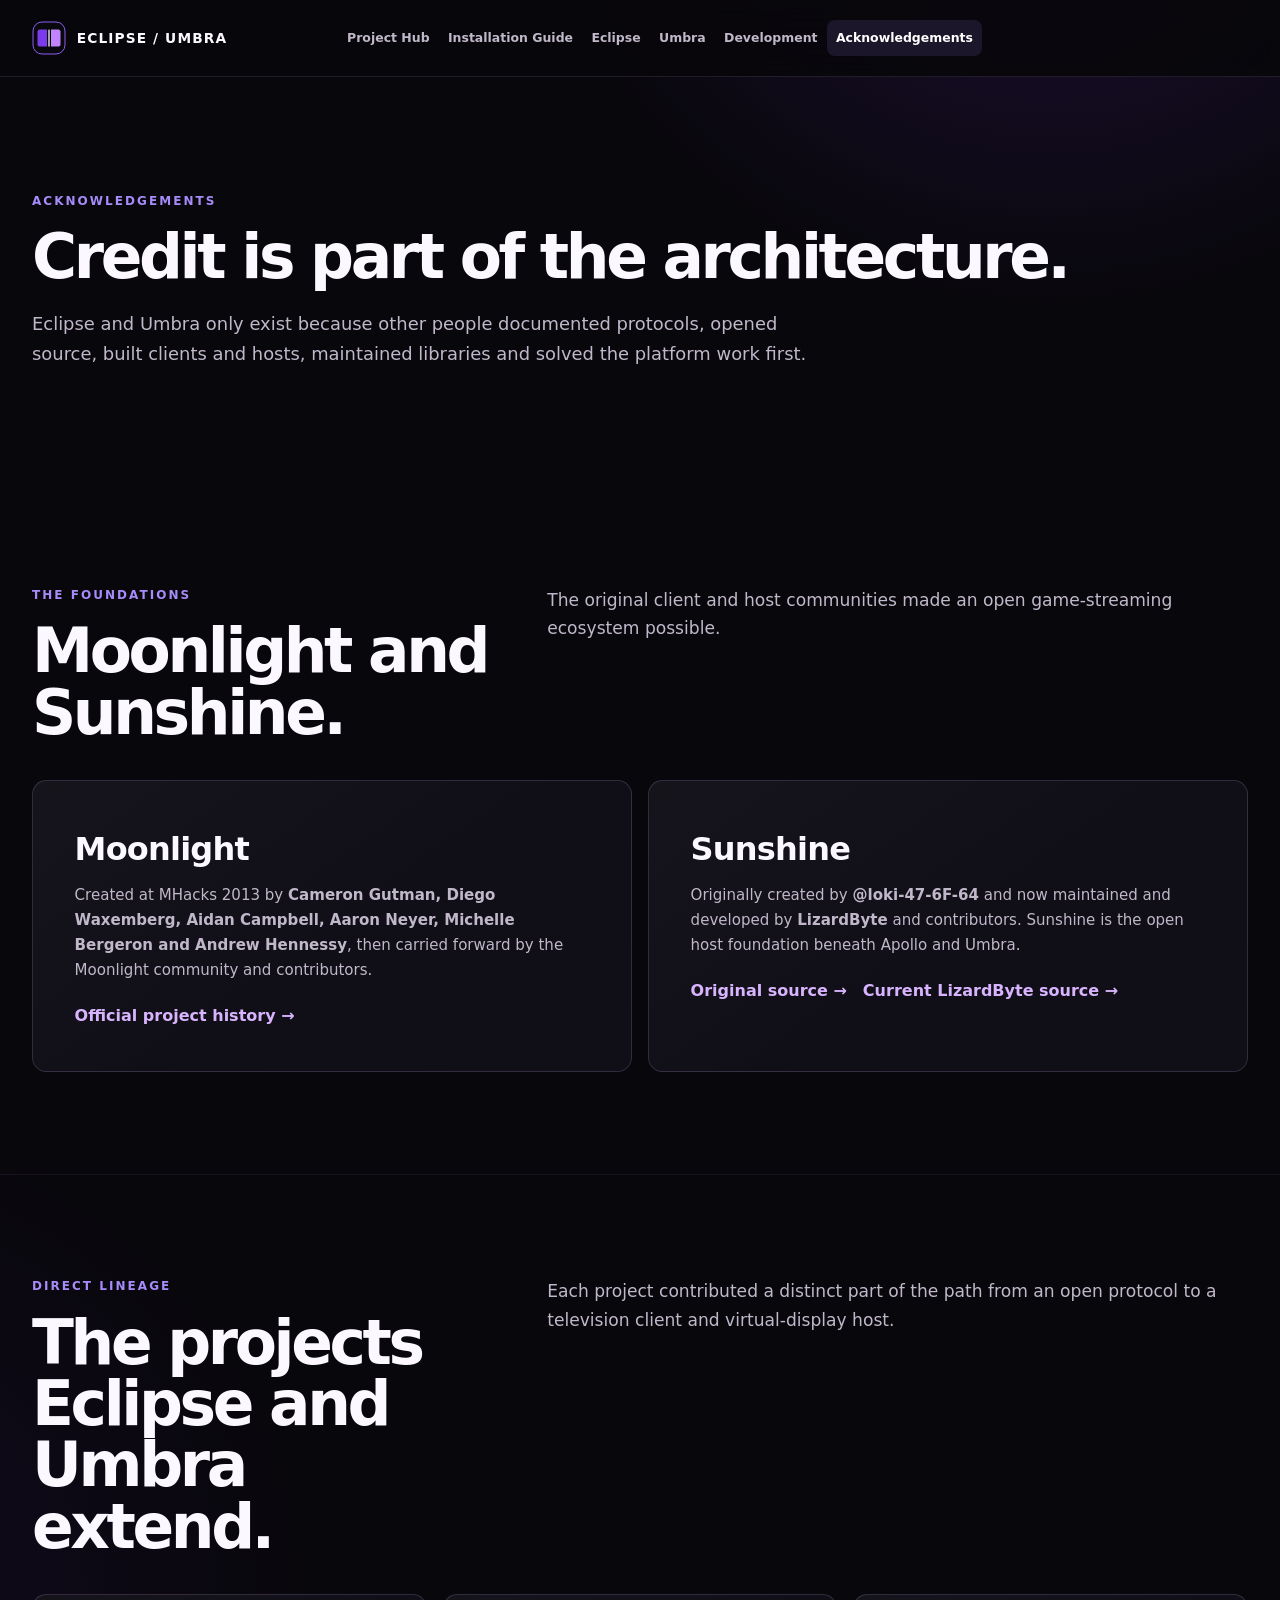
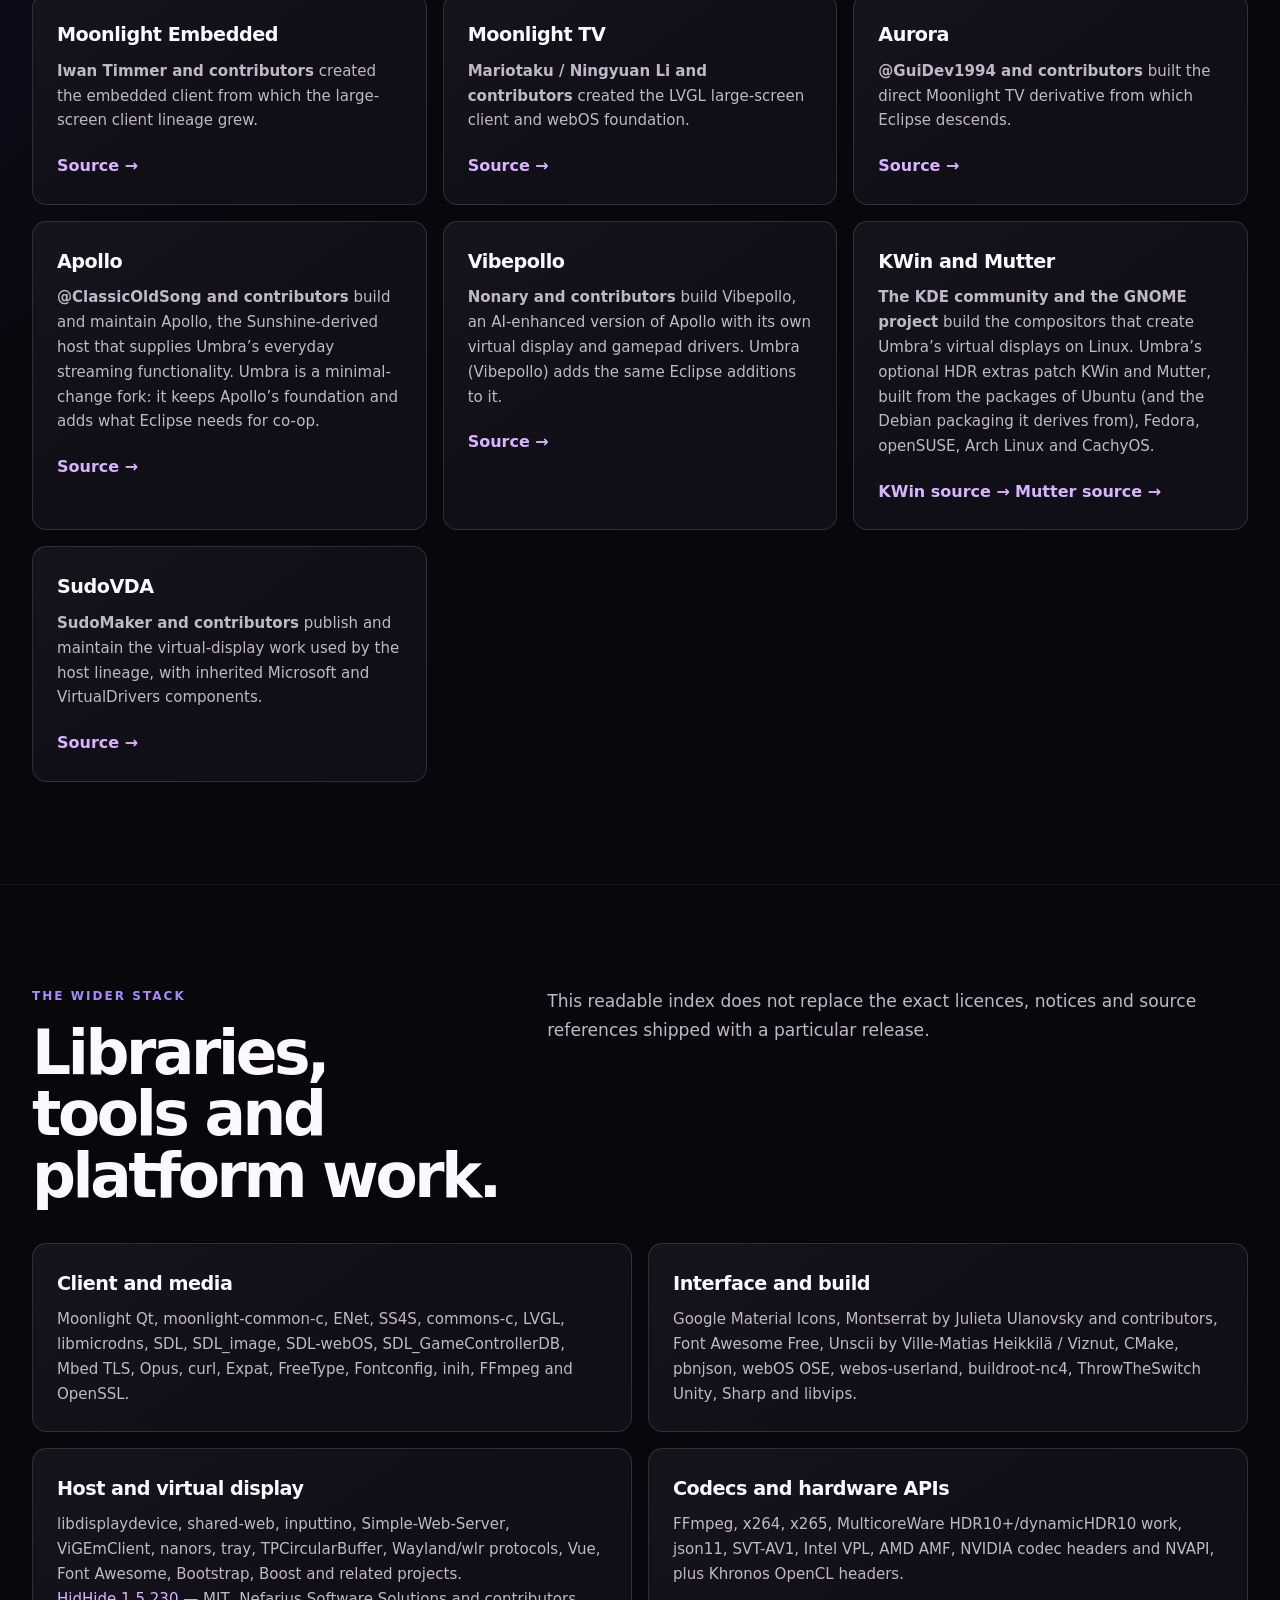
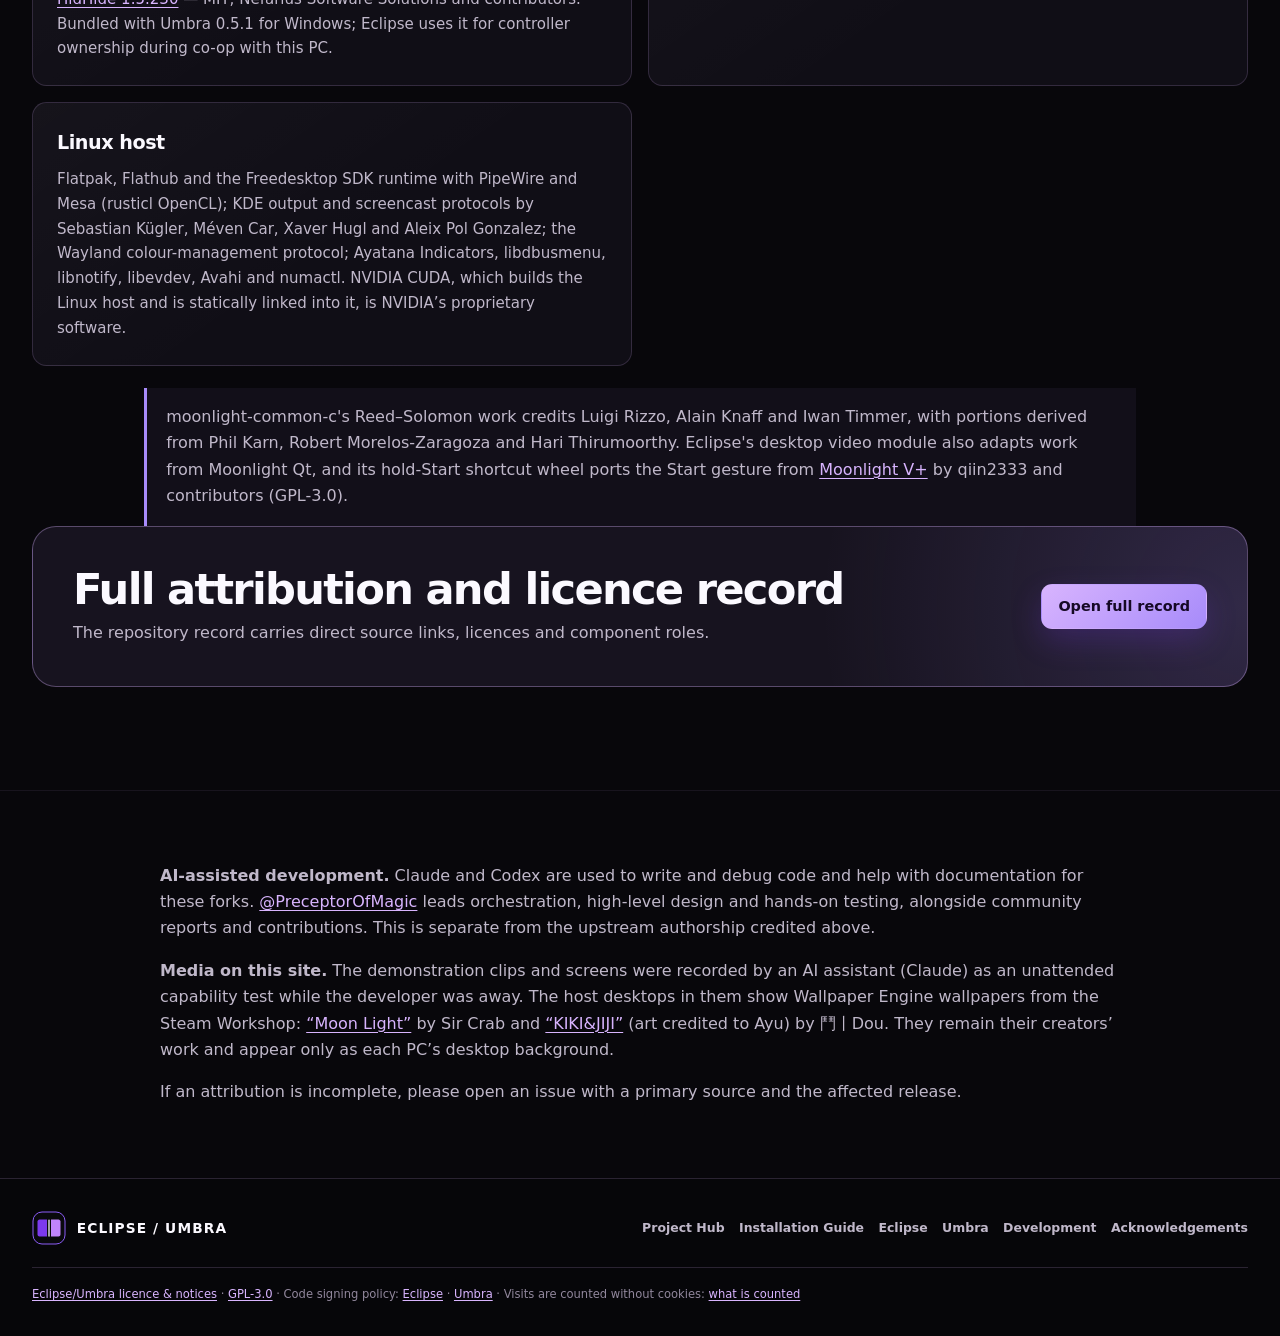
<file: site/credits.html>
<!doctype html>
<html lang="en-AU"><head>
  <meta charset="utf-8"><meta name="viewport" content="width=device-width, initial-scale=1"><meta name="theme-color" content="#08070b"><meta name="description" content="Creators, maintainers and open-source projects behind Eclipse and Umbra.">
  <meta property="og:type" content="website"><meta property="og:title" content="Acknowledgements · Eclipse/Umbra"><meta property="og:description" content="Moonlight, Sunshine, Moonlight TV, Aurora, Apollo and the wider open-source stack behind Eclipse/Umbra."><meta property="og:url" content="https://preceptorofmagic.github.io/Eclipse-Umbra-Project-Hub/credits.html"><meta property="og:image" content="https://preceptorofmagic.github.io/Eclipse-Umbra-Project-Hub/assets/og-card.png"><meta property="og:image:alt" content="Acknowledgements for Eclipse and Umbra."><meta name="twitter:card" content="summary_large_image"><meta name="twitter:image" content="https://preceptorofmagic.github.io/Eclipse-Umbra-Project-Hub/assets/og-card.png"><meta name="twitter:image:alt" content="Acknowledgements for Eclipse and Umbra.">
  <title>Acknowledgements · Eclipse/Umbra</title><link rel="canonical" href="https://preceptorofmagic.github.io/Eclipse-Umbra-Project-Hub/credits.html"><link rel="icon" href="assets/brand-mark.svg?v=20261001j" type="image/svg+xml"><link rel="stylesheet" href="assets/styles.css?v=20261029github-20261008g">
</head><body>
  <a class="skip-link" href="#main">Skip to content</a><header class="site-header"><div class="shell nav-row"><a class="brand" href="./" aria-label="Eclipse/Umbra Project Hub home"><img src="assets/brand-mark.svg?v=20261001j" alt="" width="36" height="36"><span>ECLIPSE / UMBRA</span></a><nav class="main-nav" aria-label="Primary navigation"><a href="./">Project Hub</a><a href="setup.html">Installation Guide</a><a href="eclipse.html">Eclipse</a><a href="umbra.html">Umbra</a><a href="development.html">Development</a><a href="credits.html" aria-current="page">Acknowledgements</a></nav><span class="support-control" aria-label="Support this project"><script type="text/javascript" src="https://cdnjs.buymeacoffee.com/1.0.0/button.prod.min.js" data-name="bmc-button" data-slug="PreceptorOfMagic" data-color="#BD5FFF" data-emoji="" data-font="Cookie" data-text="Buy me a coffee" data-outline-color="#000000" data-font-color="#ffffff" data-coffee-color="#FFDD00"></script></span></div></header>
  <main id="main">
    <section class="page-hero"><div class="shell"><p class="eyebrow">Acknowledgements</p><h1>Credit is part of the architecture.</h1><p>Eclipse and Umbra only exist because other people documented protocols, opened source, built clients and hosts, maintained libraries and solved the platform work first.</p></div></section>
    <section class="section foundations"><div class="shell"><div class="section-head"><div><p class="eyebrow">The foundations</p><h2>Moonlight and Sunshine.</h2></div><p class="section-lede">The original client and host communities made an open game-streaming ecosystem possible.</p></div><div class="credit-grid"><article class="credit-card lead-credit"><h3>Moonlight</h3><p>Created at MHacks 2013 by <strong>Cameron Gutman, Diego Waxemberg, Aidan Campbell, Aaron Neyer, Michelle Bergeron and Andrew Hennessy</strong>, then carried forward by the Moonlight community and contributors.</p><a class="text-link" href="https://github.com/moonlight-stream/moonlight-docs/wiki/Project-and-Community">Official project history →</a></article><article class="credit-card lead-credit"><h3>Sunshine</h3><p>Originally created by <strong>@loki-47-6F-64</strong> and now maintained and developed by <strong>LizardByte</strong> and contributors. Sunshine is the open host foundation beneath Apollo and Umbra.</p><a class="text-link" href="https://github.com/loki-47-6F-64/sunshine">Original source →</a><a class="text-link second-link" href="https://github.com/LizardByte/Sunshine">Current LizardByte source →</a></article></div></div></section>
    <section class="section"><div class="shell"><div class="section-head"><div><p class="eyebrow">Direct lineage</p><h2>The projects Eclipse and Umbra extend.</h2></div><p class="section-lede">Each project contributed a distinct part of the path from an open protocol to a television client and virtual-display host.</p></div><div class="card-grid lineage-grid">
      <article class="credit-card"><h3>Moonlight Embedded</h3><p><strong>Iwan Timmer and contributors</strong> created the embedded client from which the large-screen client lineage grew.</p><a class="text-link" href="https://github.com/moonlight-stream/moonlight-embedded">Source →</a></article>
      <article class="credit-card"><h3>Moonlight TV</h3><p><strong>Mariotaku / Ningyuan Li and contributors</strong> created the LVGL large-screen client and webOS foundation.</p><a class="text-link" href="https://github.com/mariotaku/moonlight-tv">Source →</a></article>
      <article class="credit-card"><h3>Aurora</h3><p><strong>@GuiDev1994 and contributors</strong> built the direct Moonlight TV derivative from which Eclipse descends.</p><a class="text-link" href="https://github.com/GuiDev1994/aurora-tv">Source →</a></article>
      <article class="credit-card"><h3>Apollo</h3><p><strong>@ClassicOldSong and contributors</strong> build and maintain Apollo, the Sunshine-derived host that supplies Umbra’s everyday streaming functionality. Umbra is a minimal-change fork: it keeps Apollo’s foundation and adds what Eclipse needs for co-op.</p><a class="text-link" href="https://github.com/ClassicOldSong/Apollo">Source →</a></article>
      
      <article class="credit-card"><h3>Vibepollo</h3><p><strong>Nonary and contributors</strong> build Vibepollo, an AI-enhanced version of Apollo with its own virtual display and gamepad drivers. Umbra (Vibepollo) adds the same Eclipse additions to it.</p><a class="text-link" href="https://github.com/Nonary/Vibepollo">Source →</a></article> <article class="credit-card"><h3>KWin and Mutter</h3><p><strong>The KDE community and the GNOME project</strong> build the compositors that create Umbra’s virtual displays on Linux. Umbra’s optional HDR extras patch KWin and Mutter, built from the packages of Ubuntu (and the Debian packaging it derives from), Fedora, openSUSE, Arch Linux and CachyOS.</p><a class="text-link" href="https://invent.kde.org/plasma/kwin">KWin source →</a> <a class="text-link" href="https://gitlab.gnome.org/GNOME/mutter">Mutter source →</a></article> <article class="credit-card"><h3>SudoVDA</h3><p><strong>SudoMaker and contributors</strong> publish and maintain the virtual-display work used by the host lineage, with inherited Microsoft and VirtualDrivers components.</p><a class="text-link" href="https://github.com/SudoMaker/SudoVDA">Source →</a></article>
    </div></div></section>
    <section class="section"><div class="shell"><div class="section-head"><div><p class="eyebrow">The wider stack</p><h2>Libraries, tools and platform work.</h2></div><p class="section-lede">This readable index does not replace the exact licences, notices and source references shipped with a particular release.</p></div><div class="project-grid">
      <article class="credit-card"><h3>Client and media</h3><p>Moonlight Qt, moonlight-common-c, ENet, SS4S, commons-c, LVGL, libmicrodns, SDL, SDL_image, SDL-webOS, SDL_GameControllerDB, Mbed TLS, Opus, curl, Expat, FreeType, Fontconfig, inih, FFmpeg and OpenSSL.</p></article>
      <article class="credit-card"><h3>Interface and build</h3><p>Google Material Icons, Montserrat by Julieta Ulanovsky and contributors, Font Awesome Free, Unscii by Ville-Matias Heikkilä / Viznut, CMake, pbnjson, webOS OSE, webos-userland, buildroot-nc4, ThrowTheSwitch Unity, Sharp and libvips.</p></article>
      <article class="credit-card"><h3>Host and virtual display</h3><p>libdisplaydevice, shared-web, inputtino, Simple-Web-Server, ViGEmClient, nanors, tray, TPCircularBuffer, Wayland/wlr protocols, Vue, Font Awesome, Bootstrap, Boost and related projects.</p><p><a href="https://github.com/nefarius/HidHide">HidHide 1.5.230</a> — MIT, Nefarius Software Solutions and contributors. Bundled with Umbra 0.5.1 for Windows; Eclipse uses it for controller ownership during co-op with this PC.</p></article>
      <article class="credit-card"><h3>Codecs and hardware APIs</h3><p>FFmpeg, x264, x265, MulticoreWare HDR10+/dynamicHDR10 work, json11, SVT-AV1, Intel VPL, AMD AMF, NVIDIA codec headers and NVAPI, plus Khronos OpenCL headers.</p></article> <article class="credit-card"><h3>Linux host</h3><p>Flatpak, Flathub and the Freedesktop SDK runtime with PipeWire and Mesa (rusticl OpenCL); KDE output and screencast protocols by Sebastian Kügler, Méven Car, Xaver Hugl and Aleix Pol Gonzalez; the Wayland colour-management protocol; Ayatana Indicators, libdbusmenu, libnotify, libevdev, Avahi and numactl. NVIDIA CUDA, which builds the Linux host and is statically linked into it, is NVIDIA’s proprietary software.</p></article>
    </div><p class="section-note">moonlight-common-c's Reed–Solomon work credits Luigi Rizzo, Alain Knaff and Iwan Timmer, with portions derived from Phil Karn, Robert Morelos-Zaragoza and Hari Thirumoorthy. Eclipse's desktop video module also adapts work from Moonlight Qt, and its hold-Start shortcut wheel ports the Start gesture from <a href="https://github.com/qiin2333/moonlight-vplus">Moonlight V+</a> by qiin2333 and contributors (GPL-3.0).</p><div class="callout"><div><h3>Full attribution and licence record</h3><p>The repository record carries direct source links, licences and component roles.</p></div><a class="button" href="https://github.com/PreceptorOfMagic/Eclipse-Umbra-Project-Hub/blob/main/ACKNOWLEDGEMENTS.md">Open full record</a></div></div></section>
    <section class="section compact-section"><div class="shell prose"><p><strong>AI-assisted development.</strong> Claude and Codex are used to write and debug code and help with documentation for these forks. <a href="https://github.com/PreceptorOfMagic">@PreceptorOfMagic</a> leads orchestration, high-level design and hands-on testing, alongside community reports and contributions. This is separate from the upstream authorship credited above.</p><p><strong>Media on this site.</strong> The demonstration clips and screens were recorded by an AI assistant (Claude) as an unattended capability test while the developer was away. The host desktops in them show Wallpaper Engine wallpapers from the Steam Workshop: <a href="https://steamcommunity.com/sharedfiles/filedetails/?id=1539918440">&ldquo;Moon Light&rdquo;</a> by Sir Crab and <a href="https://steamcommunity.com/sharedfiles/filedetails/?id=2466412743">&ldquo;KIKI&amp;JIJI&rdquo;</a> (art credited to Ayu) by 鬥丨Dou. They remain their creators&rsquo; work and appear only as each PC&rsquo;s desktop background.</p><p>If an attribution is incomplete, please open an issue with a primary source and the affected release.</p></div></section>
  </main>
  <footer class="site-footer"><div class="shell"><div class="footer-top"><a class="brand" href="./"><img src="assets/brand-mark.svg?v=20261001j" alt="" width="36" height="36"><span>ECLIPSE / UMBRA</span></a><nav class="footer-nav" aria-label="Footer navigation"><a href="./">Project Hub</a><a href="setup.html">Installation Guide</a><a href="eclipse.html">Eclipse</a><a href="umbra.html">Umbra</a><a href="development.html">Development</a><a href="credits.html">Acknowledgements</a></nav></div><p class="legal-line"><a href="licence.html">Eclipse/Umbra licence &amp; notices</a> · <a href="licence.html#gpl">GPL-3.0</a> · Code signing policy: <a href="https://github.com/PreceptorOfMagic/Eclipse/blob/main/CODE_SIGNING_POLICY.md">Eclipse</a> · <a href="https://github.com/PreceptorOfMagic/Umbra/blob/release/umbra-0.5/CODE_SIGNING_POLICY.md">Umbra</a> · Visits are counted without cookies: <a href="https://github.com/PreceptorOfMagic/Eclipse-Umbra-Project-Hub/blob/main/analytics/README.md">what is counted</a></p></div></footer>
<script type="module" src="assets/count.mjs"></script>
</body></html>
</file>
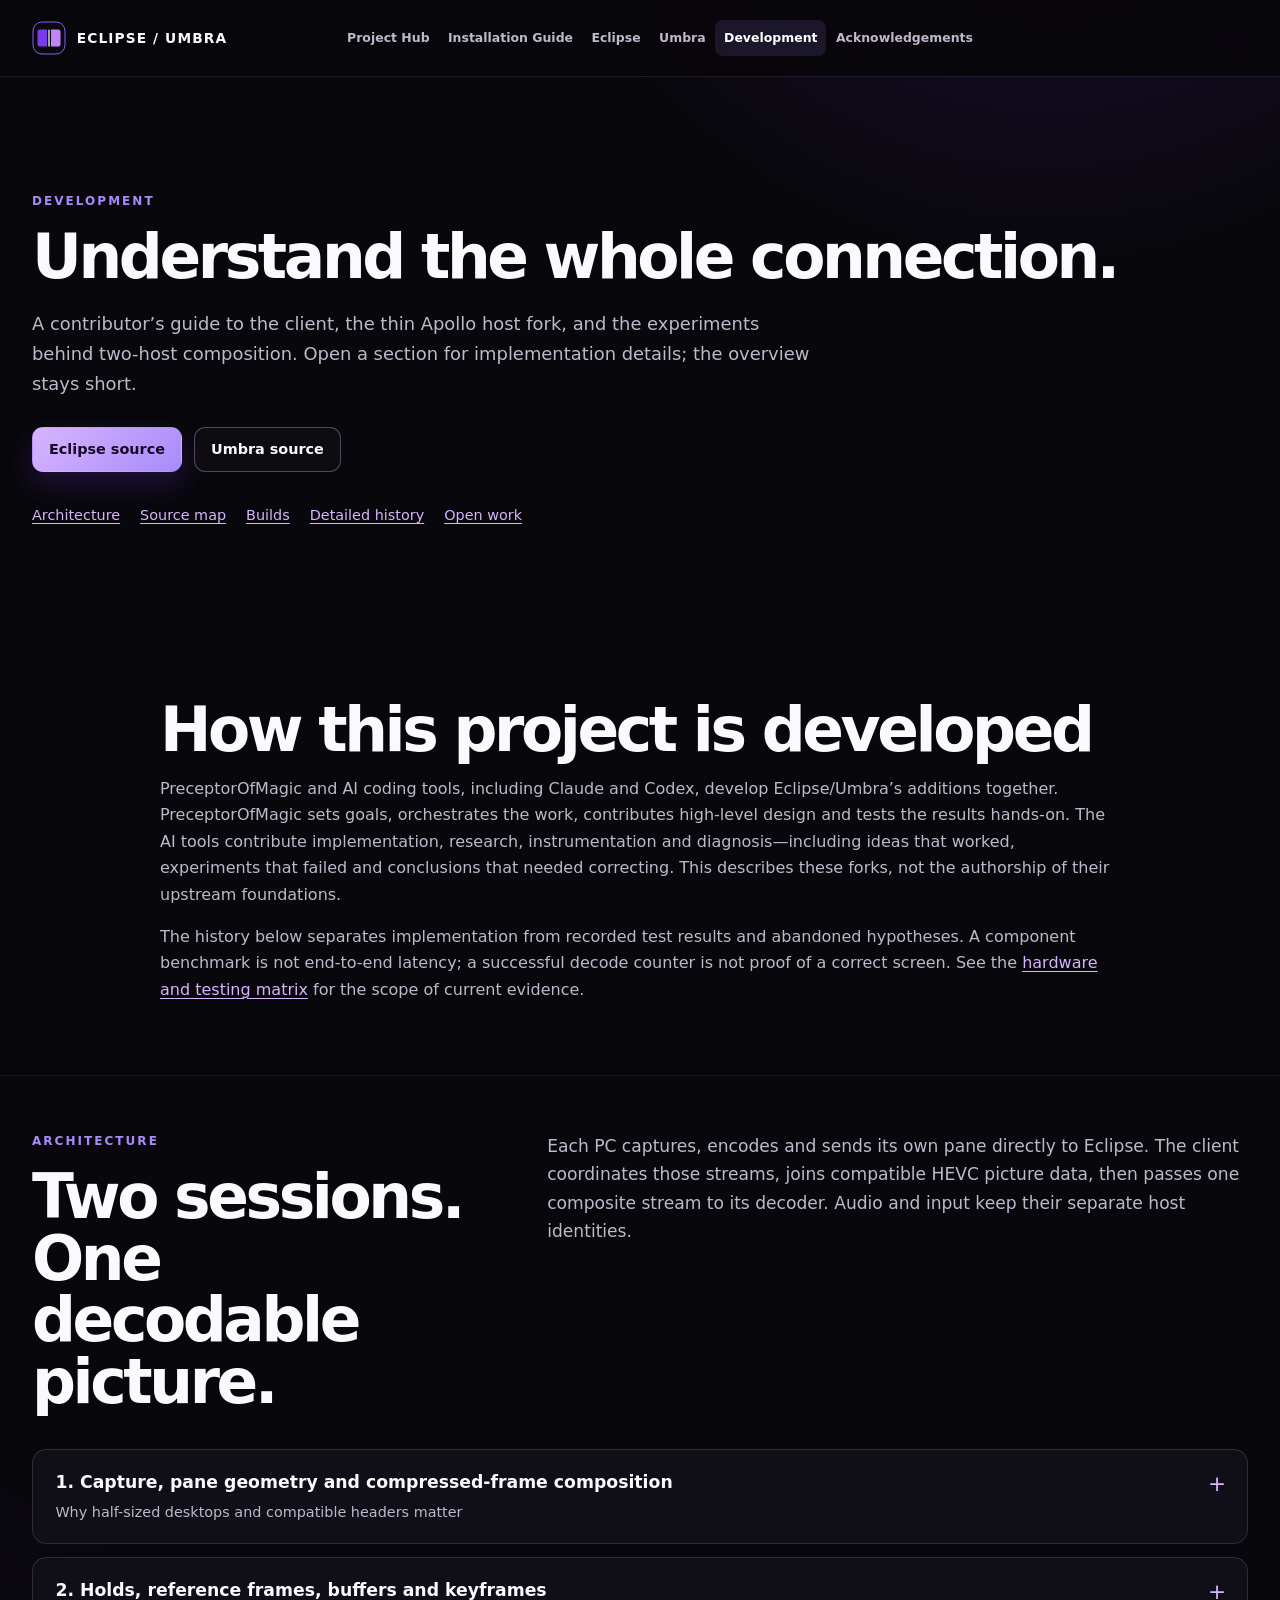
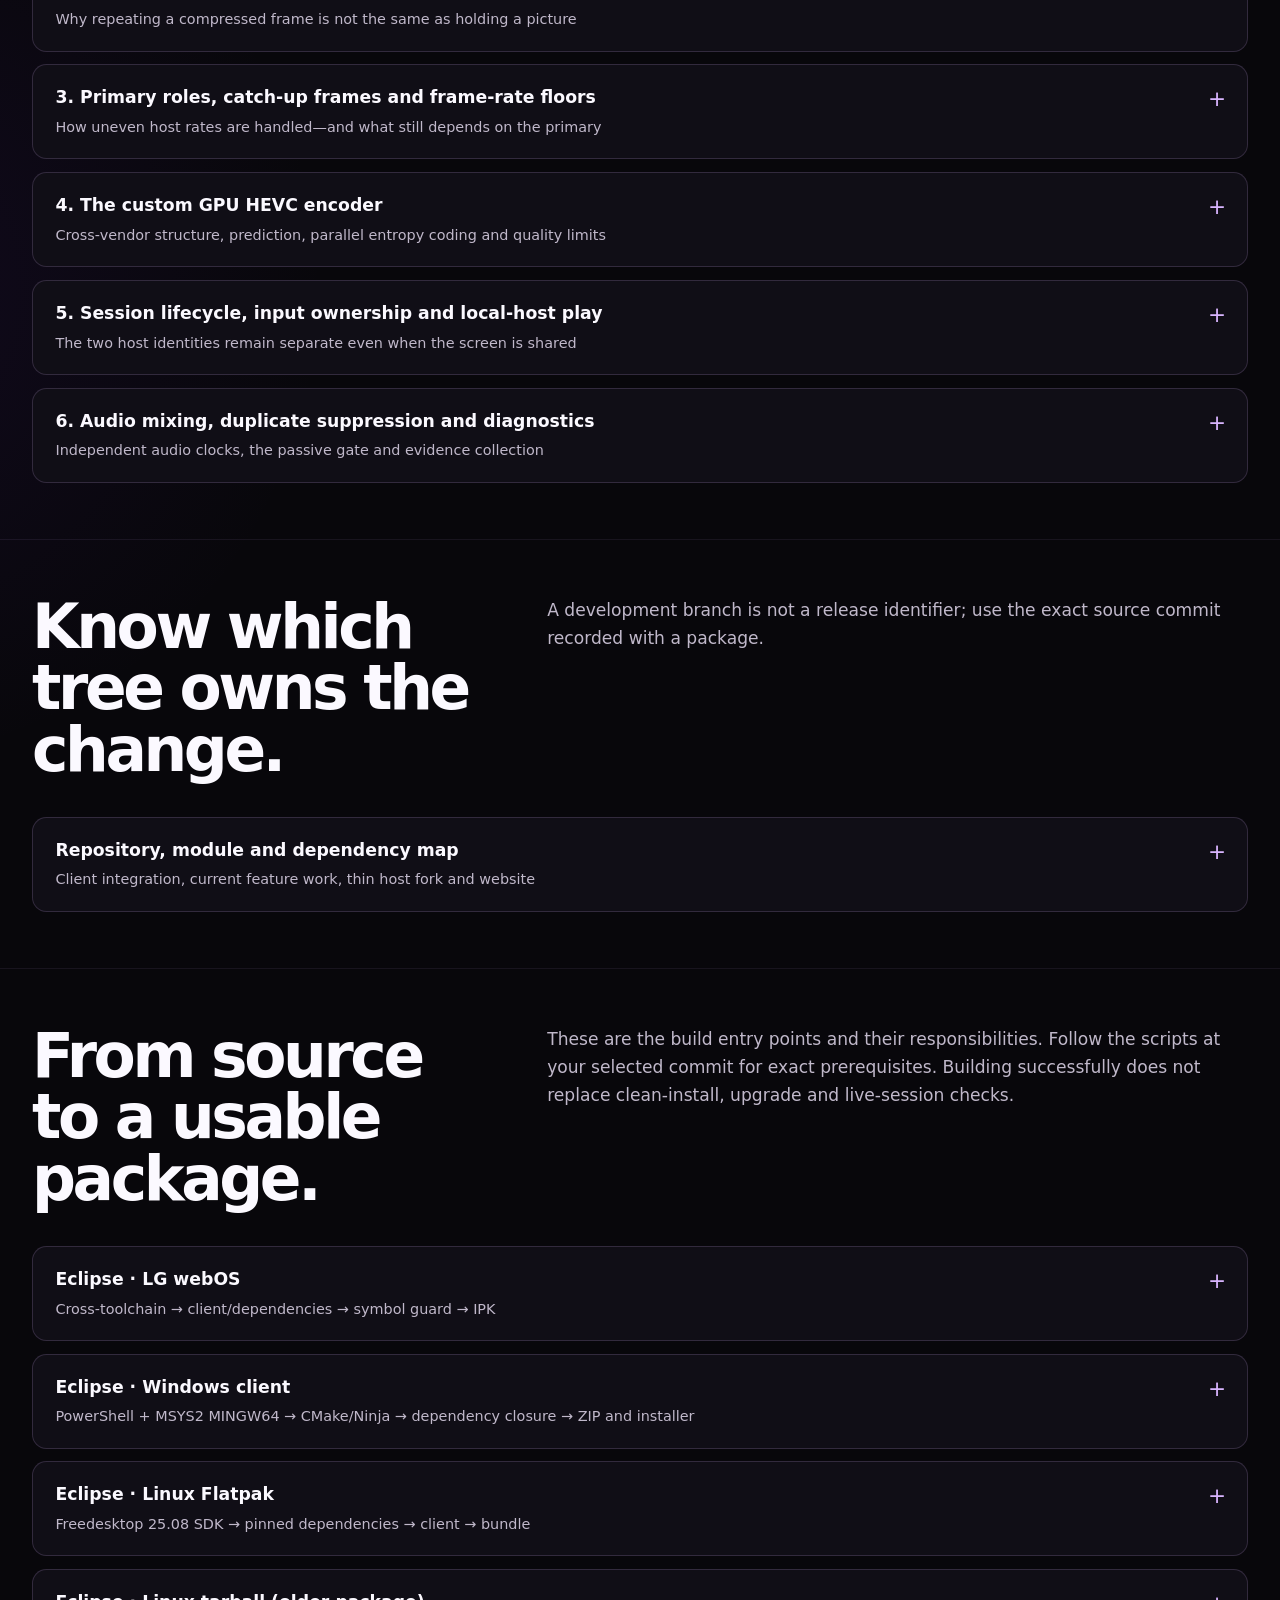
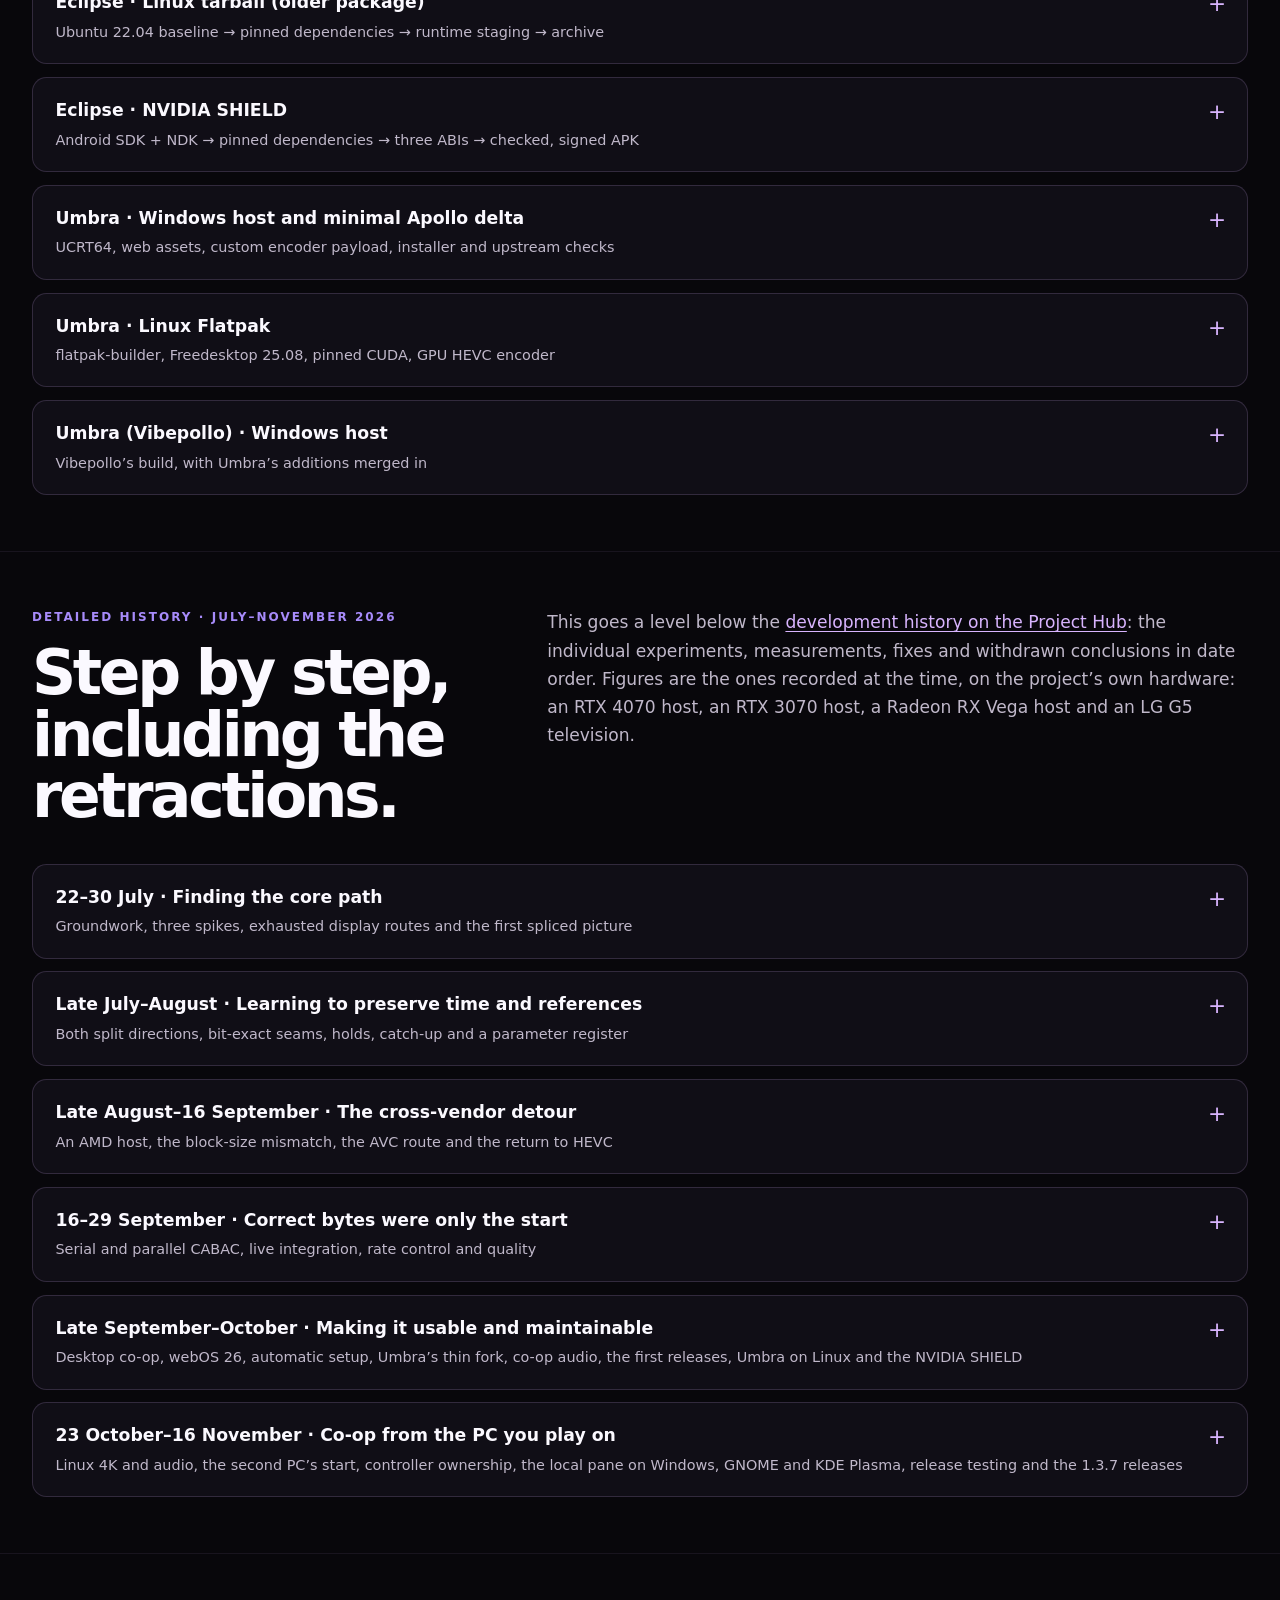
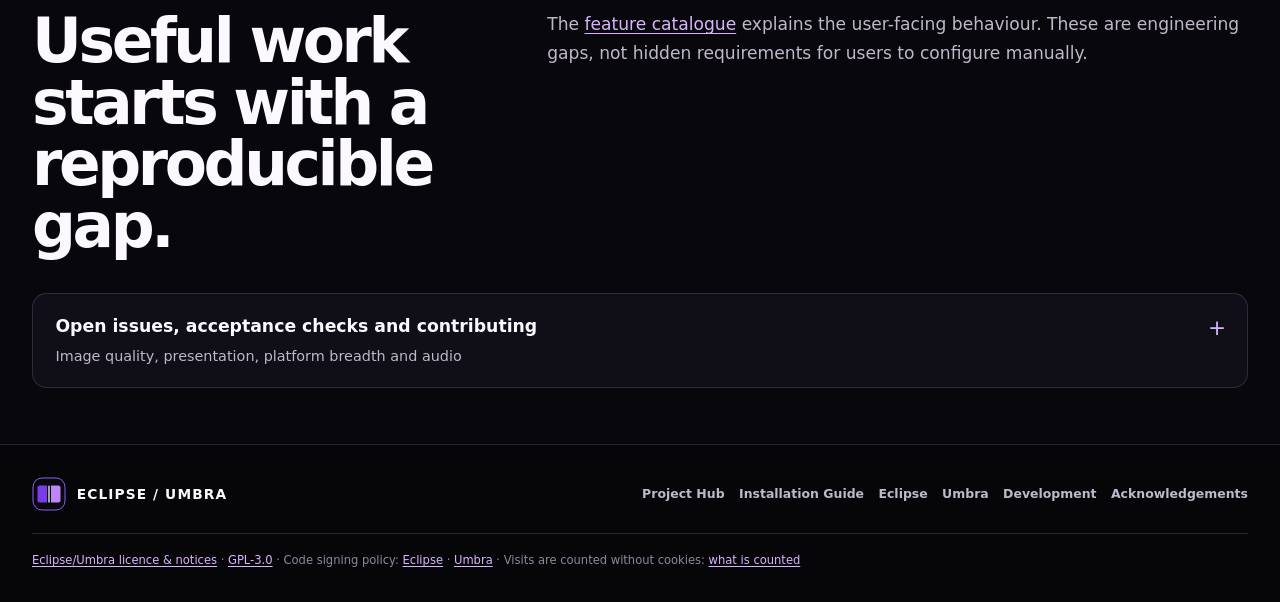
<file: site/development.html>
<!doctype html>
<html lang="en-AU">
<head>
  <meta charset="utf-8">
  <meta name="viewport" content="width=device-width, initial-scale=1">
  <meta name="theme-color" content="#08070b">
  <meta name="description" content="Architecture, repositories, dependencies, build entry points, milestones and open engineering work for Eclipse/Umbra contributors.">
  <meta property="og:type" content="website">
  <meta property="og:title" content="Development · Eclipse/Umbra">
  <meta property="og:description" content="Architecture, repositories, dependencies, build entry points, milestones and open engineering work for Eclipse/Umbra contributors.">
  <meta property="og:url" content="https://preceptorofmagic.github.io/Eclipse-Umbra-Project-Hub/development.html">
  <meta property="og:image" content="https://preceptorofmagic.github.io/Eclipse-Umbra-Project-Hub/assets/og-card.png">
  <meta property="og:image:alt" content="Eclipse and Umbra support both one-PC game streaming and two-PC couch co-op.">
  <meta name="twitter:card" content="summary_large_image">
  <meta name="twitter:image" content="https://preceptorofmagic.github.io/Eclipse-Umbra-Project-Hub/assets/og-card.png">
  <meta name="twitter:image:alt" content="Eclipse and Umbra support both one-PC game streaming and two-PC couch co-op.">
  <title>Development · Eclipse/Umbra</title>
  <link rel="canonical" href="https://preceptorofmagic.github.io/Eclipse-Umbra-Project-Hub/development.html">
  <link rel="icon" href="assets/brand-mark.svg?v=20261001j" type="image/svg+xml">
  <link rel="stylesheet" href="assets/styles.css?v=20261029github-20261008g">
</head>
<body>
  <a class="skip-link" href="#main">Skip to content</a>
  <header class="site-header">
    <div class="shell nav-row">
      <a class="brand" href="./" aria-label="Eclipse/Umbra Project Hub home"><img src="assets/brand-mark.svg?v=20261001j" alt="" width="36" height="36"><span>ECLIPSE / UMBRA</span></a>
      <nav class="main-nav" aria-label="Primary navigation">
        <a href="./">Project Hub</a><a href="setup.html">Installation Guide</a><a href="eclipse.html">Eclipse</a><a href="umbra.html">Umbra</a><a href="development.html" aria-current="page">Development</a><a href="credits.html">Acknowledgements</a>
      </nav>
      <span class="support-control" aria-label="Support this project">
        <script type="text/javascript" src="https://cdnjs.buymeacoffee.com/1.0.0/button.prod.min.js" data-name="bmc-button" data-slug="PreceptorOfMagic" data-color="#BD5FFF" data-emoji="" data-font="Cookie" data-text="Buy me a coffee" data-outline-color="#000000" data-font-color="#ffffff" data-coffee-color="#FFDD00"></script>
      </span>
    </div>
  </header>
  <main id="main">
<section class="page-hero"><div class="shell"><p class="eyebrow">Development</p><h1>Understand the whole connection.</h1><p>A contributor’s guide to the client, the thin Apollo host fork, and the experiments behind two-host composition. Open a section for implementation details; the overview stays short.</p><div class="hero-actions"><a class="button" href="https://github.com/PreceptorOfMagic/Eclipse">Eclipse source</a><a class="button-secondary" href="https://github.com/PreceptorOfMagic/Umbra">Umbra source</a></div><nav class="section-jumps" aria-label="Development sections"><a href="#architecture">Architecture</a><a href="#repositories">Source map</a><a href="#build">Builds</a><a href="#detailed-history">Detailed history</a><a href="#open-work">Open work</a></nav></div></section>

    <section class="section compact-section" id="development-process"><div class="shell prose"><h2>How this project is developed</h2><p>PreceptorOfMagic and AI coding tools, including Claude and Codex, develop Eclipse/Umbra’s additions together. PreceptorOfMagic sets goals, orchestrates the work, contributes high-level design and tests the results hands-on. The AI tools contribute implementation, research, instrumentation and diagnosis—including ideas that worked, experiments that failed and conclusions that needed correcting. This describes these forks, not the authorship of their upstream foundations.</p><p>The history below separates implementation from recorded test results and abandoned hypotheses. A component benchmark is not end-to-end latency; a successful decode counter is not proof of a correct screen. See the <a href="./#status">hardware and testing matrix</a> for the scope of current evidence.</p></div></section>

    <section class="section compact-section" id="architecture"><div class="shell"><div class="section-head"><div><p class="eyebrow">Architecture</p><h2>Two sessions. One decodable picture.</h2></div><p class="section-lede">Each PC captures, encodes and sends its own pane directly to Eclipse. The client coordinates those streams, joins compatible HEVC picture data, then passes one composite stream to its decoder. Audio and input keep their separate host identities.</p></div>
      <div class="disclosure-stack">
        <details class="disclosure" id="composition"><summary><span class="disclosure-title">1. Capture, pane geometry and compressed-frame composition</span><span class="disclosure-hint">Why half-sized desktops and compatible headers matter</span></summary><div class="disclosure-body">
          <h3>The host supplies a pane, not a cropped full desktop</h3><p>Eclipse requests the built-in Co-op Pane from each Umbra host. Its virtual desktop matches that host’s share of the chosen output: half-width for side-by-side, half-height for stacked. Windows and the game therefore see a usable desktop at that size. Coding dimensions still need alignment to the codec’s coding-tree grid; visible size and coded size need not be identical.</p><figure class="media-figure feature-media"><video data-demo controls playsinline preload="none" width="1920" height="1080" poster="media/coop-test-pattern-poster.webp?v=2" aria-label="Live co-op motion test pattern" aria-describedby="cap-test-pattern"><source src="media/coop-test-pattern.mp4" type="video/mp4"></video><figcaption id="cap-test-pattern"><strong>12 seconds · Silent.</strong> The project&rsquo;s deterministic test pattern on both hosts in a live co-op session. Every band in a pane is drawn in one pass with the same step number, so a pane assembled from slices of different moments would show bands that disagree. Each pane&rsquo;s bands agree throughout; the two panes differ because each PC draws from its own clock.<small class="media-note">Recorded by an AI assistant (Claude) while the developer was away, as a capability test: every click and key press was planned in advance and played back automatically on live hosts.</small></figcaption></figure>
          <p>Each connection retains Moonlight-compatible discovery, pairing, launch/control, video/audio transport and return input. The secondary connection has its own session process; its encoded access units reach the compositor through inter-process communication. An access unit is the encoded data needed for a picture, not a decoded pixel buffer.</p>
          <h3>What Eclipse changes</h3><p>The HEVC parser reads sequence and picture parameter sets (SPS/PPS), picture order counts and slice headers. Composition describes one larger coded picture and relocates the second pane into the appropriate region, using rewritten slice addresses and, where required, tile geometry. Slice addresses and shared picture numbering must agree with that geometry. The encoded picture payload is retained; Eclipse does not decode and re-encode both games for the core composition path.</p>
          <p>Changing a header’s bit length is not a byte-copy operation. The parser must find the original payload boundary, emit a complete new header and alignment, then append the payload at its correct byte boundary. The early half-stream prototype failed here before the alignment repair made the rewrite valid.</p>
          <h3>Why there is a paired host fork</h3><p>Both panes must satisfy a shared codec contract: compatible coding blocks, parameter sets, bit depth, reference behaviour and random-access handling. “Both are HEVC” is insufficient. In the investigated native NVIDIA/AMD pairing, their coding-tree sizes differed. Umbra can supply the compatible custom encoder on both hosts; Eclipse negotiates and composes it. Ordinary streaming retains the native host paths.</p>
          <p>That coordinated requirement is why this work spans the Aurora-derived client and Apollo-derived host. Adapting it into Aurora, Apollo or another Moonlight/Sunshine fork is welcome.</p>
          <p class="source-note">Read: <a href="https://github.com/PreceptorOfMagic/Eclipse/blob/main/src/app/stream/video/coop_poc.c">HEVC parsing and rewriting</a>, <a href="https://github.com/PreceptorOfMagic/Eclipse/blob/main/src/app/stream/video/session_video.c">composition and decoder submission</a>, <a href="https://github.com/PreceptorOfMagic/Eclipse/blob/main/src/app/stream/video/coop_stream_mode.c">pair-aware stream selection</a>.</p>
        </div></details>
        <details class="disclosure" id="sequencing"><summary><span class="disclosure-title">2. Holds, reference frames, buffers and keyframes</span><span class="disclosure-hint">Why repeating a compressed frame is not the same as holding a picture</span></summary><div class="disclosure-body">
          <h3>The reference-chain problem</h3><p>An inter-predicted pane describes changes relative to a previous reconstructed picture. Replaying its compressed bytes can apply a residual again, rather than leave the picture unchanged. Dropping an encoded reference picture can make the next one refer to history the decoder never received. An ordinary “keep only the newest frame” video queue is therefore unsafe for this composition contract.</p>
          <h3>A synthetic hold advances time without advancing that pane</h3><p>When only one host has new content ready, Eclipse can create an all-skip slice for the other pane: the held region predicts from the previous composite picture without adding a new residual. The new host pane and the hold share the next composite picture order count (POC). Source POCs are tracked separately from that output numbering.</p>
          <p>This relies on the supported encoder/reference structure. It is not a general-purpose transformation for arbitrary HEVC with unrestricted reference lists or reordering. Both the header rewrite and the reconstructed reference chain must remain correct.</p>
          <h3>Bounded queues and a shared sequencer</h3><p>The secondary receiver maintains a bounded queue. The sequencer judges queued units against the last accepted history: a valid next picture, an anchor, a discontinuity or a picture that cannot safely be used. Queue depth absorbs short arrival differences but also stores latency. Overflow, gaps and missing anchors need explicit recovery; there is no unconditional “never drops frames” guarantee.</p>
          <p>An IDR resets picture-reference history for the composite, not merely one independent video surface. Other random-access pictures also need explicit handling. Bootstrap and recovery must establish valid panes and aligned history; a keyframe request alone does not prove that a usable replacement picture has arrived.</p>
          <p class="source-note">Read: <a href="https://github.com/PreceptorOfMagic/Eclipse/blob/main/src/app/stream/video/coop_seq.c">sequencer</a>, <a href="https://github.com/PreceptorOfMagic/Eclipse/blob/main/src/app/stream/video/coop_conceal.c">synthetic hold slices</a>, <a href="https://github.com/PreceptorOfMagic/Eclipse/blob/main/src/app/stream/video/coop_coord.c">peer queue and coordination</a>.</p>
        </div></details>
        <details class="disclosure" id="pacing"><summary><span class="disclosure-title">3. Primary roles, catch-up frames and frame-rate floors</span><span class="disclosure-hint">How uneven host rates are handled—and what still depends on the primary</span></summary><div class="disclosure-body">
          <h3>Primary is a scheduling role</h3><p>The primary video callback drives normal composite submission; the secondary stream supplies queued peer pictures. In the launcher, Player 1 occupies the primary left/top pane. Swapping which PC takes that role is useful when diagnosing asymmetry, but changing host roles is not evidence of automatic live primary switching. Controller ownership is configured separately; it should not be inferred from GPU speed.</p>
          <h3>Catch up without discarding prediction history</h3><p>If the peer gets ahead, the compositor can drain a bounded number of additional peer pictures during a primary callback. These catch-up composites advance the peer while holding the primary with a synthetic skip slice. Each accepted composite gets its own output POC, and the drain uses the same sequencer as normal consumption.</p>
          <p>The loop is bounded and guarded around anchors. On the PC-decoder path it stops before consuming a queued peer IDR in catch-up, preserving that anchor for the normal path. Failed composition must not consume a picture number as though a valid frame had been submitted. Both orientations have catch-up handling, but this remains callback-driven: it is not an independent clock that guarantees output at the faster host’s exact rate when the primary stops producing callbacks.</p>
          <h3>Floors solve a different problem</h3><p>A host frame-rate floor asks for continued encoded output even when desktop capture is quiet. Duplicated capture content can keep a pipeline active, but it is not new game motion and costs encoding/network work. A larger peer buffer hides a short burst; it does not solve sustained rate mismatch. Catch-up, queue depth and host floors must be evaluated separately.</p>
          <p>Do not copy an old floor number into a new test. Horizontal and vertical test controls have differed, and an accepted configuration value has previously failed to affect the encoder. For any tuning change, record the requested setting, its application evidence and the measurement expected to move: host encode cadence, queue age/depth, composite submissions or displayed motion. These are different rates.</p>
          <p class="source-note">Read: <a href="https://github.com/PreceptorOfMagic/Eclipse/blob/main/src/app/stream/video/session_video.c">normal and catch-up feed paths</a>. The August rate-decoupling note (kept in the project’s development records) explains the turning point, but is a historical design proposal, not today’s implementation inventory.</p>
        </div></details>
        <details class="disclosure" id="encoder"><summary><span class="disclosure-title">4. The custom GPU HEVC encoder</span><span class="disclosure-hint">Cross-vendor structure, prediction, parallel entropy coding and quality limits</span></summary><div class="disclosure-body">
          <p>For affected host pairings, both Umbra instances use the shared programmable GPU encoder rather than trying to splice incompatible vendor-native outputs. The host encoder still owns temporal prediction, residual generation, transforms, quantisation, reconstruction and rate control. Eclipse owns pane composition and sequence coordination; moving ordinary prediction into the client would blur that boundary.</p>
          <h3>The entropy-coding turning point</h3><p>The x265-derived CABAC work initially reproduced correct bytes with a mostly serial GPU port, but the runtime was far too high. The revised algorithm grouped bins by context, used finite-state scans for dependent context transitions, and parallelised range, low and carry processing. Recorded predicted-frame component fixtures reached roughly 1–2 ms while matching reference output. That measures one stage under those fixtures, not a complete encode or controller-to-display latency.</p>
          <h3>Correctness, quality and speed are separate gates</h3><p>Integration had to add real capture, residual/reconstruction work and rate budgeting. A decodable frame can still have poor fine detail, motion blockiness, excessive bitrate or late delivery. An extra quantisation attempt increased worst-case work and visibly disrupted motion; it was rolled back. Later quality changes reduced some static noise without establishing parity with mature native encoders.</p>
          <p>Both bit-depth builds and the required kernels must accompany a host package. Packaging can otherwise succeed without the custom encoder, leaving a host unsuitable for the intended mixed-vendor mode. Verify advertised capabilities against the actual installed files, then verify the selected path in a real session. Source conformance tests are necessary, not sufficient.</p>
          <p class="source-note">Read: <a href="https://github.com/PreceptorOfMagic/Eclipse/tree/main/experimental/gpu-hevc">GPU HEVC source and component tests</a>, <a href="https://github.com/PreceptorOfMagic/Umbra/blob/release/umbra-0.5/cmake/packaging/windows.cmake">host encoder packaging</a>. The encoder builds on upstream work, including x265; see <a href="credits.html">Acknowledgements</a>.</p>
        </div></details>
        <details class="disclosure" id="input-routing"><summary><span class="disclosure-title">5. Session lifecycle, input ownership and local-host play</span><span class="disclosure-hint">The two host identities remain separate even when the screen is shared</span></summary><div class="disclosure-body">
          <p>Co-op negotiates host capabilities, selects a compatible encoding route, requests each built-in pane and divides the default video budget between hosts. A disconnect preserves the resumable applications. Quit is an explicit end-both-hosts operation; an orientation change on resume rebuilds pane geometry. Resume and ending both host applications have been exercised from the Windows and Linux clients, with Windows hosts. Coverage of other packaged platforms remains limited.</p><figure class="media-figure feature-media"><video data-demo controls playsinline preload="none" width="1920" height="1080" poster="media/eclipse-coop-pointer-poster.webp?v=3" aria-label="Move the pointer between two PCs" aria-describedby="cap-dev-pointer"><source src="media/eclipse-coop-pointer.mp4?v=3" type="video/mp4"></video><figcaption id="cap-dev-pointer"><strong>19 seconds · Silent.</strong> Pointer routing in a live session: crossing the middle line moves input to the other PC. The clip opens each desktop&rsquo;s own menu, then crosses back.<small class="media-note">Recorded by an AI assistant (Codex) as a capability test: every click and key press was planned in advance and played back automatically on live hosts. Real host cursors were enlarged for visibility. Wallpapers: <a href="https://steamcommunity.com/sharedfiles/filedetails/?id=1539918440">&ldquo;Moon Light&rdquo;</a> by Sir Crab and <a href="https://steamcommunity.com/sharedfiles/filedetails/?id=2466412743">&ldquo;KIKI&amp;JIJI&rdquo;</a> (art credited to Ayu) by 鬥丨Dou, from the Wallpaper Engine Steam Workshop.</small></figcaption></figure>
          <p>Controller assignments associate remembered devices with host destinations. Pane-aware absolute pointing maps the composite coordinate into the selected host’s desktop. Button ownership stays fixed through a drag, and keyboard key-up events return to the destination of their key-down to avoid leaving keys stuck on a different PC. Explicit per-device mouse/keyboard assignment offers an alternative to pane routing. Since 1.3.5 the controller’s virtual mouse keeps its own position in co-op and goes through the same routing, except on a Windows client that is itself one of the hosts; in the older two-stream mode, other relative mouse input still goes to the first PC and needs separate testing. In 1.3.7’s local co-op mode on Windows and GNOME/KDE Wayland, the ordinary mouse crosses between this PC’s half and the streamed half at the divider.</p>
          <p>Eclipse 1.3.7 gives this PC a local pane on Windows and on GNOME/KDE Plasma Wayland: its game runs on its own display and its half avoids the network capture/encode/decode path. The other PC is streamed. Windows controller ownership uses HidHide, bundled by Umbra 0.5.1, with an offer to restart applications holding existing handles. Linux takes an exclusive controller grab; direct readers of PlayStation/Switch devices remain a limitation. Input capture hands the pointer across the divider. Other Linux desktops and X11 use the older self-streaming path. See the installation guide for permissions, shortcuts and the GNOME limitations.</p>
          <p>Co-op leaves every host monitor on. For ordinary streams, monitor-off requests exclude the PC displaying Eclipse. Speaker restoration tracks the pre-stream playback endpoint and handles delayed/recreated endpoints. These are session-lifecycle behaviours that need disconnect, quit, crash, restart and upgrade coverage—not just a successful first launch.</p>
          <p class="source-note">Read: <a href="https://github.com/PreceptorOfMagic/Eclipse/tree/main/src/app/stream/input">input routing</a>, <a href="https://github.com/PreceptorOfMagic/Eclipse/blob/main/src/app/ui/settings/panes/coop.pane.c">co-op assignments and settings</a>, <a href="https://github.com/PreceptorOfMagic/Umbra/blob/release/umbra-0.5/src/process.cpp">host application lifecycle</a>.</p>
        </div></details>
        <details class="disclosure" id="audio-routing"><summary><span class="disclosure-title">6. Audio mixing, duplicate suppression and diagnostics</span><span class="disclosure-hint">Independent audio clocks, the passive gate and evidence collection</span></summary><div class="disclosure-body">
          <h3>Mixing, then playing shared sounds once</h3><p>Mixing happens inside Player 1’s audio path. Player 1 is chosen in the co-op dialog before launch (it opens on the default pair from settings, else the last session’s pair, else the selected PC) and stays fixed for the session: Eclipse’s main process streams from it, and Player 2 streams in a helper process. Each of Player 1’s audio packets is decoded, Player 2’s sound is added to it, and the result goes to the platform’s audio player. The mixer does not wait for Player 2; the gate adds the delay described below.</p>
          <p>Player 2’s sound is decoded in the helper process, passed over a local socket and held in a jitter buffer that fills to 40 ms before it plays (adjustable in the advanced co-op settings). If that buffer grows past 120 ms it is trimmed back to 40; if it runs dry, silence is mixed until it refills, so Player 1’s sound never waits for Player 2’s.</p>
          <p>If Player 1 sends no sound for 40 ms, a timer takes over feeding the mix so Player 2 is still heard, and hands back when Player 1’s sound returns. A soft limiter turns down loud combined moments instead of clipping them; it changes gain only, never timing. This is not the ordinary host’s 5.1/7.1 path.</p>
          <p>Shared narration, music or effects can arrive from both games with a delay between them. The first suppressor found one delay and turned the later copy down. Real-game captures on 4 October showed several copies at different delays at the same time (+272 and +353 ms within one cutscene), so a filter tracking one delay dropped in and out, which PreceptorOfMagic heard.</p>
          <p>The passive gate replaced it as the default. It splits each stream into six frequency bands per channel, compares their waveforms at up to 16 delays at once, and mutes the later copy in each band and channel where the two match; Fast mode also closes slightly ahead when the earlier copy’s onset predicts a line. Other sound the later PC plays in a muted band can be muted with it while the band is closed. Since 1.3.4, a band held closed reopens as soon as the later PC plays sound the other PC did not play at that delay, a copy much quieter than the sound it would remove is ignored, and a sound is not removed because of a copy that was itself removed. After 20 clean matches it also balances the two PCs’ levels, meeting in the middle by up to 6 dB each, and that balance applies to all of their sound.</p>
          <p>Accurate, the default, decides each block with its look-ahead (40 ms by default, adjustable from 0 to 100 ms) of the copy’s future in view and makes no predictions, so both streams play the look-ahead plus 5 ms later. Fast holds both streams back by one 5 ms block (240 samples at 48 kHz): Player 1’s sound plays 5 ms later, and Player 2’s gets the same 5 ms on top of its buffer. Where Eclipse feeds the speakers itself (Windows, and Linux with PulseAudio), Accurate currently runs as Fast. The earlier single-delay filter held both for 10.7 ms (512 samples).</p>
          <p>The gate adds no intentional video buffering. The mixer and the gate run on the audio path, not the video thread. On webOS, Eclipse stamps each piece of sound and picture with the time since the stream opened, read when it is handed to the TV’s player, so holding sound back leaves the picture’s timestamps unchanged; the desktop video path has no reference to audio.</p>
          <p>In an offline benchmark on the TV using recorded captures, the gate used about 7.8% of one CPU core, against 6.4% for the earlier filter.</p>
          <p>Simulator tests on the same captures measured how far the later copy is turned down per line: ordinary speech about 23 dB, speech with “s” sounds about 14 dB, whispers, breaths and other noise-only lines about 3–7 dB, and copies playing 0.5–2% slower about 1.5–4.7 dB. Noise-only lines can also lower the earlier copy by up to 0.8 dB. The earlier single-delay filter can still be selected for comparison testing.</p>
          <h3>Evidence across both ends</h3><p>Diagnostic bundles combine build identity, OS/firmware, capabilities, settings and session statistics with peer and capable-host logs. Crash/frozen-UI and unclean-exit records help preserve the previous failure on restart. Export is local on Windows, with network download routes on Linux and webOS. Redaction removes known secrets, not every name or address; review before posting.</p>
          <p>For timing work, distinguish capture/encode cadence, packet arrival, queue delay, decoder submissions and actual presentation. Match records by session and clock domain. A visually wrong pane can coexist with healthy decode counters, so a screen observation remains part of the verdict.</p>
          <p class="source-note">Read: <a href="https://github.com/PreceptorOfMagic/Eclipse/tree/main/src/app/stream/audio">mixer and duplicate-sound filters</a>, <a href="https://github.com/PreceptorOfMagic/Eclipse/blob/main/docs/support-logs.md">diagnostic bundle contents</a>.</p>
        </div></details>
      </div>
    </div></section>

    <section class="section compact-section" id="repositories"><div class="shell"><div class="section-head"><h2>Know which tree owns the change.</h2><p class="section-lede">A development branch is not a release identifier; use the exact source commit recorded with a package.</p></div>
      <details class="disclosure" id="source-map"><summary><span class="disclosure-title">Repository, module and dependency map</span><span class="disclosure-hint">Client integration, current feature work, thin host fork and website</span></summary><div class="disclosure-body">
        <h3>Eclipse</h3><p>The public <a href="https://github.com/PreceptorOfMagic/Eclipse/tree/main">main</a> branch holds each release, and the <code>eclipse-v*</code> tags mark the exact commit every package was built from. An Android build whose code differs from its release’s other packages gets its own <code>eclipse-android-v*</code> tag, as 1.3.5’s APK did. Day-to-day development happens privately and lands in <code>main</code> with each release, so build from a release tag to match the published packages.</p>
        <ul><li><code>src/app/ui/</code>: LVGL launcher, settings, co-op selection and stream interface.</li><li><code>src/app/stream/</code>: session workers and peer IPC; <code>video/</code> contains HEVC parsing, sequencing, concealment and submission; <code>audio/</code> contains mixing and the duplicate-sound filters; <code>input/</code> owns host-directed input.</li><li><code>third_party/ss4s/</code> and platform modules: media backends, including webOS, Android MediaCodec and desktop FFmpeg paths. Windows uses D3D11VA decode; Linux has NVDEC/VAAPI paths with different test coverage.</li><li><code>experimental/gpu-hevc/</code>: shared custom host encoder source, kernels and component tests. Its location in the client repository does not mean it runs as a client-side re-encoder.</li><li>moonlight-common-c supplies connection/protocol foundations; LVGL, SDL, FFmpeg, Opus and network/crypto dependencies retain their own upstream roles and licences.</li></ul>
        <h3>Umbra</h3><p>Releases are built from release branches and tagged: Windows (<code>umbra-v*</code>) from <a href="https://github.com/PreceptorOfMagic/Umbra/tree/release/umbra-0.5">release/umbra-0.5</a>, the default branch, and Linux (<code>umbra-linux-v*</code>) from <a href="https://github.com/PreceptorOfMagic/Umbra/tree/release/umbra-linux-0.5">release/umbra-linux-0.5</a>; build from a tag to match a package. <a href="https://github.com/PreceptorOfMagic/Umbra-Vibepollo">Umbra (Vibepollo)</a> is a separate repository built on Vibepollo. Apollo/Sunshine owns the ordinary host foundation: capture, encoding, sessions, virtual displays, input and browser configuration. Umbra adds the focused co-op contract and supporting lifecycle work.</p>
        <h3>Project Hub</h3><p><a href="https://github.com/PreceptorOfMagic/Eclipse-Umbra-Project-Hub">The hub repository</a> owns <code>site/</code>, mirrored documentation and <code>scripts/launch/</code> validation. Application packages belong in their application repositories, not this website. The six-destination navigation, shared branding and release selectors are maintained together.</p>
        <p>Initialise recursive submodules at the chosen commit. Do not replace pinned dependencies with arbitrary latest versions. <a href="credits.html">Acknowledgements</a> records the wider stack and upstream creators.</p>
      </div></details>
    </div></section>

    <section class="section compact-section" id="build"><div class="shell"><div class="section-head"><h2>From source to a usable package.</h2><p class="section-lede">These are the build entry points and their responsibilities. Follow the scripts at your selected commit for exact prerequisites. Building successfully does not replace clean-install, upgrade and live-session checks.</p></div><div class="disclosure-stack">
      <details class="disclosure" id="build-webos"><summary><span class="disclosure-title">Eclipse · LG webOS</span><span class="disclosure-hint">Cross-toolchain → client/dependencies → symbol guard → IPK</span></summary><div class="disclosure-body">
        <p>Build from Linux/WSL using the webOS wrapper. It bootstraps client dependencies, locates or fetches the pinned buildroot-nc4 cross-toolchain and drives the CMake build through the project’s build wrapper. Use its required CMake/awk tooling and recursive submodules, not an unrelated generic ARM compiler.</p>
        <pre><code>./scripts/webos/build_for_lg.sh</code></pre>
        <p>The media integration links into webOS’s native playback environment. A post-link symbol-export guard protects against application symbols interposing on system libraries—the cause of the webOS 26 first-stream crash. Packaging produces an IPK in <code>dist/</code>, retaining the inherited live app identifier; the beta variant has its own identity and build directory.</p>
        <p>A rebuild can overwrite the same versioned IPK filename, so preserve a known-good package first. Installation alone does not restart an already running app: close and relaunch it before evaluating new code. Test first stream after a fresh install or firmware update as well as later launches.</p>
        <p class="source-note"><a href="https://github.com/PreceptorOfMagic/Eclipse/blob/main/scripts/webos/build_for_lg.sh">Build wrapper</a> · <a href="https://github.com/PreceptorOfMagic/Eclipse/blob/main/docs/webos26-media-load.md">Firmware/symbol-collision investigation</a> · <a href="setup.html#eclipse-webos">User installation</a></p>
      </div></details>
      <details class="disclosure" id="build-windows"><summary><span class="disclosure-title">Eclipse · Windows client</span><span class="disclosure-hint">PowerShell + MSYS2 MINGW64 → CMake/Ninja → dependency closure → ZIP and installer</span></summary><div class="disclosure-body">
        <p>The Windows client uses the common LVGL client code, not a separate Qt rewrite. Run the portable builder from Windows PowerShell with its MSYS2 MINGW64 environment. This differs from Umbra’s UCRT64 host toolchain.</p>
        <pre><code>powershell.exe -NoProfile -ExecutionPolicy Bypass -File scripts/windows/build_portable.ps1</code></pre>
        <p>The script configures/builds with CMake and Ninja, installs into staging, then follows PE imports to collect the needed MinGW DLLs without bundling Windows system DLLs. It adds the runtime assets and produces the unsigned client ZIP and checksum in <code>dist/</code>; <code>scripts/windows/build_installer.ps1</code> then wraps that verified package in the per-user NSIS installer (it needs <code>makensis</code>). The executable retains its inherited <code>moonlight-tv.exe</code> name.</p>
        <p>Preserve the whole extracted directory. Verify package provenance and dependencies on a clean Windows machine, then ordinary streaming, both co-op orientations, input, audio and reconnect/quit. Hardware decoding does not imply zero-copy display: the current readback/presentation path can bottleneck high-resolution output independently of the decoder.</p>
        <p class="source-note"><a href="https://github.com/PreceptorOfMagic/Eclipse/blob/main/scripts/windows/build_portable.ps1">Portable builder</a> · <a href="setup.html#eclipse-windows">User installation</a></p>
      </div></details>
      <details class="disclosure" id="build-linux-flatpak"><summary><span class="disclosure-title">Eclipse · Linux Flatpak</span><span class="disclosure-hint">Freedesktop 25.08 SDK → pinned dependencies → client → bundle</span></summary><div class="disclosure-body">
        <p>The Flatpak is the Linux package from Eclipse 1.3.6 on. Its manifest builds the client from a pinned Eclipse commit with the same dependency pins and options as the tarball, on <code>org.freedesktop.Platform</code> 25.08, the runtime Umbra for Linux uses. SDL2 is bundled because that runtime&rsquo;s SDL2 is sdl2-compat over SDL3, and one shared mbedTLS serves curl, libgamestream and moonlight-common-c.</p>
        <pre><code>flatpak-builder --user --install-deps-from=flathub --force-clean --repo=repo build \
  packaging/linux/flatpak/io.github.PreceptorOfMagic.Eclipse.yml
flatpak build-bundle --runtime-repo=https://dl.flathub.org/repo/flathub.flatpakrepo \
  repo Eclipse-&lt;version&gt;-linux-x86_64.flatpak io.github.PreceptorOfMagic.Eclipse</code></pre>
        <p>The manifest pins the commit it builds, so it lives in the commit after that one; the release tag marks the code commit. The bundle shares the tarball&rsquo;s settings folder, ships the same third-party licences, and on NVIDIA decodes through the runtime&rsquo;s matching driver extension. VA-API pictures go to the screen without a copy back from the graphics card, on Wayland and on X11.</p>
        <p class="source-note"><a href="https://github.com/PreceptorOfMagic/Eclipse/blob/main/packaging/linux/flatpak/io.github.PreceptorOfMagic.Eclipse.yml">Flatpak manifest</a> · <a href="setup.html#eclipse-linux">User installation</a></p>
      </div></details>
      <details class="disclosure" id="build-linux"><summary><span class="disclosure-title">Eclipse · Linux tarball (older package)</span><span class="disclosure-hint">Ubuntu 22.04 baseline → pinned dependencies → runtime staging → archive</span></summary><div class="disclosure-body">
        <p>The portable route targets an x86_64 glibc 2.35 baseline using an Ubuntu 22.04 sysroot. The sysroot and dependency builders prepare that environment; the portable script then configures the client with its toolchain, stages runtime libraries and inspects dynamic dependencies.</p>
        <pre><code>./scripts/linux/portable/make_sysroot.sh
./scripts/linux/portable/build_deps.sh
./scripts/linux/build_portable.sh</code></pre>
        <p>The bundle deliberately does not carry glibc or a replacement GPU driver. Its launcher establishes the intended library search paths and selective fallbacks; starting the internal executable directly is not equivalent. Packaging includes source/build state, licences and hashes so the archive can be traced to what was built.</p>
        <p>Since 1.3.6 the tarball is the older Linux package, last published with 1.3.6; from 1.3.7 the Flatpak is the only Linux package. Distribution-container and WSL checks help find its dependency problems; hardware tests of the Linux client use the Flatpak.</p>
        <p class="source-note"><a href="https://github.com/PreceptorOfMagic/Eclipse/blob/main/scripts/linux/build_portable.sh">Portable builder</a> · <a href="https://github.com/PreceptorOfMagic/Eclipse/tree/main/scripts/linux/portable">Sysroot and dependency scripts</a> · <a href="setup.html#eclipse-linux-tarball">User installation</a></p>
      </div></details>
      <details class="disclosure" id="build-android"><summary><span class="disclosure-title">Eclipse · NVIDIA SHIELD</span><span class="disclosure-hint">Android SDK + NDK → pinned dependencies → three ABIs → checked, signed APK</span></summary><div class="disclosure-body">
        <p>Build from Linux or macOS (on Windows, WSL) with the Android SDK (platform 35, build-tools 35), NDK 27.2.12479018, JDK 17 and CMake, Ninja, pkg-config, gettext and Python. The first build compiles SDL2, SDL2_image, Mbed TLS, curl, Opus, inih, expat and FreeType from the same pinned, hash-checked source archives as the Linux and Windows packages; later builds reuse them.</p>
        <pre><code>export ANDROID_HOME=~/Android/Sdk
export ANDROID_NDK_HOME=$ANDROID_HOME/ndk/27.2.12479018
./scripts/android/build_apk.sh --clean --require-clean-tree</code></pre>
        <p>One APK carries arm64-v8a, armeabi-v7a and x86_64. The script checks what it packages: every library a binary needs is packaged or is an Android system library, and the co-op peer finds its libraries beside it. With the project’s release key configured the result is <code>dist/eclipse-android.apk</code>; without it, a build signed with your local debug key, which cannot update a release install. Host tests compile the Android sources on the desktop, and device self-tests install beside a real Eclipse under their own application ID.</p>
        <p class="source-note"><a href="https://github.com/PreceptorOfMagic/Eclipse/blob/main/scripts/android/build_apk.sh">APK builder</a> · <a href="https://github.com/PreceptorOfMagic/Eclipse/blob/main/docs/BUILD_ANDROID.md#4-building">Android guide: building, signing and testing</a> · <a href="setup.html#eclipse-shield">User installation</a></p>
      </div></details>
      <details class="disclosure" id="build-umbra"><summary><span class="disclosure-title">Umbra · Windows host and minimal Apollo delta</span><span class="disclosure-hint">UCRT64, web assets, custom encoder payload, installer and upstream checks</span></summary><div class="disclosure-body">
        <p>Use a release tag (or <code>release/umbra-0.5</code>) and recursive submodules. The host build uses MSYS2 UCRT64, CMake, Ninja, Node and NSIS alongside its documented capture/encoding, crypto, input and networking dependencies. The host build guide’s branch example may be older than the release; check out the tag you want to match explicitly.</p>
        <p>CMake builds the host and browser assets; CPack produces the NSIS installer or portable package. Build the shared GPU HEVC source for both supported bit depths and include the encoder DLLs plus kernels when configuring the host package. The packaging check rejects an explicitly supplied incomplete encoder directory, but omitting it can produce a package without that encoder. Verify the final payload and capability advertisement before labelling a release mixed-vendor capable.</p>
        <h3>Keep Apollo maintainable</h3><p>Umbra keeps new behaviour and identity in its own files with small integration points. Apollo’s root README, translations and resource cards remain intact. Umbra’s introduction lives in <code>.github/README.md</code>; its UI layer includes <code>umbra_identity.js</code>, <code>umbra.css</code> and <code>UmbraCard.vue</code>. The shared logo comes from the hub master.</p>
        <pre><code>node scripts/umbra_check.mjs</code></pre>
        <p>This checks the changed-file boundary against <code>scripts/umbra-delta.txt</code>. Follow the upstream-sync checklist and test ordinary streaming as well as co-op after merging Apollo. Versions use <code>&lt;Apollo release&gt;-umbra.&lt;revision&gt;</code>; preserve that version through reconfiguration. The updates panel compares published releases and records the installed Apollo base—it does not establish that every upstream commit is integrated.</p>
        <p>The installer intentionally replaces Apollo in place and retains its installation/configuration identity. Switching back replaces Umbra. Test config and pairing preservation, upgrade, rollback and uninstall; do not describe the two hosts as independent side-by-side installations.</p>
        <p class="source-note"><a href="https://github.com/PreceptorOfMagic/Umbra/blob/release/umbra-0.5/docs/umbra-windows-build.md">Host build guide</a> · <a href="https://github.com/PreceptorOfMagic/Umbra/blob/release/umbra-0.5/docs/umbra-upstream-sync.md">Apollo update checklist</a> · <a href="setup.html#umbra-windows">User installation</a></p>
      </div></details>
      <details class="disclosure" id="build-umbra-linux"><summary><span class="disclosure-title">Umbra · Linux Flatpak</span><span class="disclosure-hint">flatpak-builder, Freedesktop 25.08, pinned CUDA, GPU HEVC encoder</span></summary><div class="disclosure-body">
        <p>Build from an <code>umbra-linux-v*</code> tag with flatpak-builder 1.4.4 or newer (1.4.2 stops at <code>libayatana-indicator</code>). Initialise only the shared modules the recipe names: a recursive clone fails, because one build-dependency submodule pins a commit that is no longer on any branch.</p>
        <pre><code>git clone --branch umbra-linux-v0.5.2 https://github.com/PreceptorOfMagic/Umbra.git &amp;&amp; cd Umbra
git submodule update --init packaging/linux/flatpak/deps/shared-modules
flatpak-builder --user --install-deps-from=flathub --force-clean --repo=repo build \
  packaging/linux/flatpak-umbra/io.github.PreceptorOfMagic.Umbra.yml
flatpak build-bundle --runtime-repo=https://dl.flathub.org/repo/flathub.flatpakrepo \
  repo Umbra.flatpak io.github.PreceptorOfMagic.Umbra master</code></pre>
        <p>The recipe uses the Freedesktop 25.08 runtime and SDK, builds the web interface with Node 22 from locked dependencies and pins its CUDA components by SHA-256. The bundle includes the Linux custom GPU HEVC encoder and the HDR capture path. The release workflow builds the published bundle the same way on GitHub from the tag, with the HDR extras.</p>
        <p class="source-note"><a href="https://github.com/PreceptorOfMagic/Umbra/blob/release/umbra-linux-0.5/packaging/linux/flatpak-umbra/DEVELOPMENT.md">Flatpak build guide</a> · <a href="https://github.com/PreceptorOfMagic/Umbra/blob/release/umbra-linux-0.5/docs/umbra-linux-coop.md">Linux co-op record</a> · <a href="setup.html#umbra-linux">User installation</a></p>
      </div></details>
      <details class="disclosure" id="build-umbra-vibepollo"><summary><span class="disclosure-title">Umbra (Vibepollo) · Windows host</span><span class="disclosure-hint">Vibepollo’s build, with Umbra’s additions merged in</span></summary><div class="disclosure-body">
        <p>Umbra (Vibepollo) is Vibepollo with Umbra’s additions merged in as an ordinary git merge, kept apart so later Vibepollo releases can be merged again. It lives in its own repository and builds with Vibepollo’s own procedure and packaging; build from its release tag to match a package.</p>
        <p class="source-note"><a href="https://github.com/PreceptorOfMagic/Umbra-Vibepollo/blob/main/docs/building.md">Build guide</a> · <a href="https://github.com/PreceptorOfMagic/Umbra-Vibepollo/blob/main/docs/umbra-vibepollo.md">How the additions are kept apart</a> · <a href="setup.html#umbra-vibepollo">User installation</a></p>
      </div></details>
    </div></div></section>

    <section class="section compact-section" id="detailed-history"><div class="shell"><span id="timeline"></span><div class="section-head"><div><p class="eyebrow">Detailed history · July–November 2026</p><h2>Step by step, including the retractions.</h2></div><p class="section-lede">This goes a level below the <a href="./#timeline">development history on the Project Hub</a>: the individual experiments, measurements, fixes and withdrawn conclusions in date order. Figures are the ones recorded at the time, on the project’s own hardware: an RTX 4070 host, an RTX 3070 host, a Radeon RX Vega host and an LG G5 television.</p></div><div class="disclosure-stack">
      <details class="disclosure" id="detail-first-path"><summary><span class="disclosure-title">22–30 July · Finding the core path</span><span class="disclosure-hint">Groundwork, three spikes, exhausted display routes and the first spliced picture</span></summary><div class="disclosure-body"><span id="history-first-path"></span>
        <h3>22–25 July · Groundwork before co-op</h3><p>The first changes were to ordinary streaming. Hosts are resolved at run time instead of being pinned to addresses that change after every power cycle. A woken Windows PC gets its sign-in PIN entered per host. Suspend and resume restore the physical monitor without tearing down the virtual display. Keyframe requests are throttled. Interrupted sessions record why they stopped. An Xbox controller and microphone transport was built for the optional device hub. Much of this later carried co-op launch.</p>
        <h3>25 July · The design is written down and probes are gated</h3><p>The split-screen design and its open questions were recorded before any co-op code shipped. Each experiment sat behind a gate, so a probe could not change normal streaming. The first gated probe asked whether the G5 would run two independent decode pipelines.</p>
        <h3>26 July · Three spikes in a day</h3><p>Spike 1, two decode pipelines, failed. Spike 2, positioning split-screen video planes, passed. Spike 3, a second audio output, was refused in-process, and its result invalidated Spike 1’s conclusion. The decoder question was reopened rather than closed.</p>
        <h3>28 July · Every TV-side display route is tried</h3><p>AI-led probing worked through the TV’s native Multi-View, exporting a second window through the webOS foreign-surface protocol, surface groups, a headless secondary session and a directly created second media pipeline. Multi-View worked, but placing this app in a pane was blocked by app privileges. The second pipeline loaded but never displayed; two days later it was found to be connected to no video sink at all.</p>
        <h3>28 July · One decoder, two PCs</h3><p>The same day, PreceptorOfMagic’s proposal to join the halves before decoding was built. An in-app HEVC access-unit splicer was validated on real host output. A coordinator process accepted a second session’s pictures and held the latest pane. By the evening, slices from two PCs were spliced into one stream and decoding on the television.</p>
        <h3>29 July · Half height, and a header that moved every bit after it</h3><p>Encoding each host at half height, instead of cropping a full desktop, needed the peer’s slice placed in the lower half. Writing the new slice address changed the header’s length and misaligned the payload behind it. Re-emitting the complete slice header made the composed stream decode cleanly. A ghosting detector was added because no existing metric could see ghosting, and pane drift was bounded by re-bootstrapping after accumulated concealment.</p>
        <h3>30 July · Half-height composition goes live</h3><p>Two hosts were composed from half-height streams on the panel. Raising the pane queue to a depth of four took the fresh-pane yield from 7% to 88%. A keyframe livelock was broken by anchoring on the first accepted pane. The client stopped dropping about 29% of pictures mid-session—necessary, but not the cure for the stutter.</p>
        <p>Two other results closed doors. A vendor media-layer error ended the TV-side dual-display route. And the all-skip concealment slice, which had appeared broken, was correct: the test harness was at fault.</p>
<!-- activity-detail:history-first-path:start -->
<aside class="activity-card" aria-label="AI activity for 22–30 July 2026">
  <p class="activity-kicker">Behind the build · 22–30 July 2026</p>
  <dl class="activity-numbers"><div><dt>User prompts</dt><dd>53</dd></div><div><dt>Tokens processed</dt><dd>412,175,826</dd></div></dl>
  <p class="activity-models"><strong>Models</strong><br><code>claude-opus-4-8</code> · <code>claude-opus-5</code></p>
  <p class="activity-weeks-title">Week by week</p>
  <ol class="activity-weeks">
  <li><span class="activity-week">22–26 July †</span><span class="activity-week-n"><strong>32</strong> prompts</span><span class="activity-week-n"><strong>87,483,048</strong> tokens</span><span class="activity-week-models"><code>claude-opus-4-8</code> · <code>claude-opus-5</code></span></li>
  <li><span class="activity-week">27–30 July †</span><span class="activity-week-n"><strong>21</strong> prompts</span><span class="activity-week-n"><strong>324,692,778</strong> tokens</span><span class="activity-week-models"><code>claude-opus-5</code></span></li>
  </ol>
  <p class="activity-note">Weeks marked † are incomplete because some records from this period were deleted.</p>
</aside>
<!-- activity-detail:history-first-path:end -->
      </div></details>
      <details class="disclosure" id="detail-timing"><summary><span class="disclosure-title">Late July–August · Learning to preserve time and references</span><span class="disclosure-hint">Both split directions, bit-exact seams, holds, catch-up and a parameter register</span></summary><div class="disclosure-body"><span id="history-timing"></span>
        <h3>31 July · The vertical split finds a route</h3><p>NVENC limits a picture to 64 slices and does not offer 64×64 coding blocks, so slicing every block row of a 2160-line picture was blocked. HEVC tile columns solved it: 8 slices instead of 128, full height and bit-exact. Constraining encoding to one slice per block row cost about 4.7 QP, a measured price. The vertical split became its own module that handles independent keyframes from each host.</p>
        <p>The same day, a “flashing” fault on both halves turned out to be a looping test file, proven by mirroring the panes.</p>
        <h3>1 August · Horizontal co-op works</h3><p>Horizontal two-host composition reached 98.9% of pictures paired, with both PCs on the panel. NVENC’s constrained encoding fixed the horizontal seam bit-exactly for about 1.1% more bitrate. PreceptorOfMagic confirmed the vertical split working live. A one-megabyte stack array in the composition path, which had crashed every stream after one picture, was removed. And a left-over file-playback hook was found to have silently replaced two hours of live testing—the origin of the project’s rule to test live connections only.</p>
        <h3>2 August · The concealer becomes bit-exact</h3><p>Two wrong arithmetic-coder initialisation values were found in the synthetic hold picture. Fixing them took it from 22.4 dB to an exact match. The composite was paced at the slower host, the queue was deepened, and a broken reference chain is now held rather than shown.</p>
        <h3>3–5 August · Role swapping changes the design</h3><p>Swapping which PC was primary showed the peer’s picture quality was hostage to the primary’s frame rate, so the two were decoupled. Horizontal was rebuilt on the tile machinery, and catch-up pictures finally fired once a wrong re-addressing helper was replaced. A suspected concealer fault proved to be the test duplicating frames. By 5 August horizontal tiles worked end to end, with concealment, catch-up and no frame-rate cap.</p>
        <h3>5–7 August · Co-op becomes something you can start</h3><p>Co-op moved under the server picker with its own session dialog. The second host’s audio is sent to the coordinator and mixed. Controllers can be routed to either PC; each belongs to a machine rather than a player slot; and every co-op setting sits in one place. A sign-in section stores each PC’s PIN or password. Either PC, or both, can be woken before the session.</p>
        <h3>8–14 August · Launch reliability</h3><p>A locked PC still answers on the network, so “online” never proved it was usable. Wake and sign-in now confirm the second PC actually signed in. Co-op mode had stayed armed after a session, turning the next ordinary stream into a co-op pane; that was fixed. A two-week-old configuration backup had been silently reverting host settings on every restore.</p>
        <h3>15 August · A stress harness, and what it caught</h3><p>A harness drove the two hosts at mismatched frame rates with computable test content. It showed the peer’s tile shredding because the catch-up budget was 6% short, and the tile path concealing forever without re-anchoring. NVENC intra refresh was reached and measured; it did not fix the peer decay.</p>
        <h3>16 August · Retractions and a parameter register</h3><p>The peer-pane flicker turned out to be a timer acting on healthy holds, not damage. A reference-picture-set hypothesis was falsified when its instrumented fix fired and changed nothing. A tile artefact mechanism inferred from reading source was retracted. A register of every parameter in use was started, because a misread knob name had voided a test run.</p>
<!-- activity-detail:history-timing:start -->
<aside class="activity-card" aria-label="AI activity for 25 July–31 August 2026">
  <p class="activity-kicker">Behind the build · 25 July–31 August 2026</p>
  <dl class="activity-numbers"><div><dt>User prompts</dt><dd>286</dd></div><div><dt>Tokens processed</dt><dd>2,676,527,028</dd></div></dl>
  <p class="activity-models"><strong>Models</strong><br><code>claude-haiku-4-5-20251001</code> · <code>claude-opus-4-8</code> · <code>claude-opus-5</code> · <code>claude-sonnet-5</code></p>
  <p class="activity-weeks-title">Week by week</p>
  <ol class="activity-weeks">
  <li><span class="activity-week">25–26 July †</span><span class="activity-week-n"><strong>5</strong> prompts</span><span class="activity-week-n"><strong>68,003,719</strong> tokens</span><span class="activity-week-models"><code>claude-opus-4-8</code> · <code>claude-opus-5</code></span></li>
  <li><span class="activity-week">27 July–2 August †</span><span class="activity-week-n"><strong>36</strong> prompts</span><span class="activity-week-n"><strong>369,342,060</strong> tokens</span><span class="activity-week-models"><code>claude-opus-5</code></span></li>
  <li><span class="activity-week">3–9 August †</span><span class="activity-week-n"><strong>33</strong> prompts</span><span class="activity-week-n"><strong>313,925,098</strong> tokens</span><span class="activity-week-models"><code>claude-opus-5</code></span></li>
  <li><span class="activity-week">10–16 August †</span><span class="activity-week-n"><strong>29</strong> prompts</span><span class="activity-week-n"><strong>521,083,738</strong> tokens</span><span class="activity-week-models"><code>claude-opus-5</code></span></li>
  <li><span class="activity-week">17–23 August †</span><span class="activity-week-n"><strong>130</strong> prompts</span><span class="activity-week-n"><strong>810,017,666</strong> tokens</span><span class="activity-week-models"><code>claude-haiku-4-5-20251001</code> · <code>claude-opus-5</code> · <code>claude-sonnet-5</code></span></li>
  <li><span class="activity-week">24–30 August</span><span class="activity-week-n"><strong>31</strong> prompts</span><span class="activity-week-n"><strong>277,783,039</strong> tokens</span><span class="activity-week-models"><code>claude-opus-5</code> · <code>claude-sonnet-5</code></span></li>
  <li><span class="activity-week">31 August</span><span class="activity-week-n"><strong>22</strong> prompts</span><span class="activity-week-n"><strong>316,371,708</strong> tokens</span><span class="activity-week-models"><code>claude-opus-5</code> · <code>claude-sonnet-5</code></span></li>
  </ol>
  <p class="activity-note">Weeks marked † are incomplete because some records from this period were deleted.</p>
</aside>
<!-- activity-detail:history-timing:end -->
      </div></details>
      <details class="disclosure" id="detail-cross-vendor"><summary><span class="disclosure-title">Late August–16 September · The cross-vendor detour</span><span class="disclosure-hint">An AMD host, the block-size mismatch, the AVC route and the return to HEVC</span></summary><div class="disclosure-body"><span id="history-cross-vendor"></span>
        <h3>18–19 August · An AMD host joins, and the seam is measured</h3><p>Co-op work with the Radeon RX Vega host began on 18 August. A software encoder with motion constraints fixed the seam in offline tests, but managed only about 50 frames per second at pane size on twelve CPU cores. Seam guard-band tests with eight kinds of content found that the band and the keyframe interval were two halves of one fix; neither worked alone.</p>
        <h3>30 August · The grey pane’s root cause</h3><p>A live run read both hosts’ stream headers. NVENC coded the pane in 32×32 blocks, 120 wide by 34 rows; AMF coded it in 64×64 blocks, 60 by 17. Pictures built on different block grids cannot share one composite. Moving the AMD host to a software HEVC encoder was blocked: the host’s software encoder offered H.264 only. The same day, a one-second flash on every stream was traced to a short keyframe interval left applied from an earlier test.</p>
        <h3>30–31 August · The AVC route</h3><p>H.264’s fixed 16×16 macroblocks sidestep the block-size mismatch. An AVC splice was proven offline, then ported to C and wired into the client after five review rounds. An initial rate sweep suggested a Level 5.2 ceiling, but later live tests disproved that interpretation. Half of an early cross-vendor pass was retracted because its peer comparison could not fail. On 31 August a mixed NVIDIA and AMD session passed a 15-minute stress test.</p>
        <h3>1–3 September · Measuring before fixing</h3><p>“Guard of 32 rows is clean” was retracted: it was a sampling artefact, and a full-coverage run showed the AMD pane corrupt 48% of the time. A macroblock-rate threshold was withdrawn by its own falsification test. The Radeon host’s own framebuffer was clean, which put the fault in its capture or encode path. An eight-run batch showed that the guard band did not control the fault.</p>
        <h3>4–5 September · Holds, roles and the scheduled anchor</h3><p>A bad frame-hold donor test was fixed, and composite bursts fell from 19.2% to 0.0%. The composite began synthesising its own picture parameters, so either host can be primary. The seam stopped being visible once the AMD host’s encoder scheduled its own periodic keyframe; client-forced keyframes had halved that host’s frame rate, while scheduled ones cost nothing. A supposed 60 fps ceiling was a stale virtual display, and a queue depth of 16 removed evictions at 120 fps.</p>
        <h3>6–10 September · The last AVC faults</h3><p>The peer’s half was found to be emitted with an unspecified network unit type, which the decoder silently dropped. After the fix, that fault was gone across 15.5 minutes of live running. A separate failure, the beta app dying when it opened audio, cleared 48 AMD-related commits: the cause was the beta app identity, later traced to an exported-symbol collision in the TV’s media framework. A rate sweep put mixed AVC’s display limit at 115 fps.</p>
        <h3>10–16 September · Back to HEVC</h3><p>A fresh check of NVIDIA’s and AMD’s current encoder interfaces found no supported way to match block sizes. Re-encoding the AMD pane on the RTX 4070 produced 32×32 blocks at about 650 fps, but needed an extra network hop. PreceptorOfMagic ruled that out—“Adding the extra hop is unacceptable”—and set the boundary for a custom encoder: adapt an existing one rather than build from scratch. The design settled on adapting x265, with PreceptorOfMagic’s pairing rule: NVIDIA pairs keep NVENC, and any pair containing AMD runs the adapted encoder on both hosts. The co-op AVC route was retired on 16 September.</p>
<!-- activity-detail:history-cross-vendor:start -->
<aside class="activity-card" aria-label="AI activity for 18 August–16 September 2026">
  <p class="activity-kicker">Behind the build · 18 August–16 September 2026</p>
  <dl class="activity-numbers"><div><dt>User prompts</dt><dd>491</dd></div><div><dt>Tokens processed</dt><dd>4,403,521,774</dd></div></dl>
  <p class="activity-models"><strong>Models</strong><br><code>claude-haiku-4-5-20251001</code> · <code>claude-opus-4-8</code> · <code>claude-opus-5</code> · <code>claude-sonnet-5</code> · <code>gpt-6-astra</code></p>
  <p class="activity-weeks-title">Week by week</p>
  <ol class="activity-weeks">
  <li><span class="activity-week">18–23 August †</span><span class="activity-week-n"><strong>129</strong> prompts</span><span class="activity-week-n"><strong>805,767,052</strong> tokens</span><span class="activity-week-models"><code>claude-haiku-4-5-20251001</code> · <code>claude-opus-5</code> · <code>claude-sonnet-5</code></span></li>
  <li><span class="activity-week">24–30 August</span><span class="activity-week-n"><strong>31</strong> prompts</span><span class="activity-week-n"><strong>277,783,039</strong> tokens</span><span class="activity-week-models"><code>claude-opus-5</code> · <code>claude-sonnet-5</code></span></li>
  <li><span class="activity-week">31 August–6 September †</span><span class="activity-week-n"><strong>156</strong> prompts</span><span class="activity-week-n"><strong>1,969,482,668</strong> tokens</span><span class="activity-week-models"><code>claude-opus-5</code> · <code>claude-sonnet-5</code></span></li>
  <li><span class="activity-week">7–13 September</span><span class="activity-week-n"><strong>120</strong> prompts</span><span class="activity-week-n"><strong>1,002,038,583</strong> tokens</span><span class="activity-week-models"><code>claude-opus-4-8</code> · <code>claude-opus-5</code> · <code>claude-sonnet-5</code> · <code>gpt-6-astra</code></span></li>
  <li><span class="activity-week">14–16 September</span><span class="activity-week-n"><strong>55</strong> prompts</span><span class="activity-week-n"><strong>348,450,432</strong> tokens</span><span class="activity-week-models"><code>claude-opus-5</code> · <code>claude-sonnet-5</code> · <code>gpt-6-astra</code></span></li>
  </ol>
  <p class="activity-note">Weeks marked † are incomplete because some records from this period were deleted.</p>
</aside>
<!-- activity-detail:history-cross-vendor:end -->
      </div></details>
      <details class="disclosure" id="detail-gpu"><summary><span class="disclosure-title">16–29 September · Correct bytes were only the start</span><span class="disclosure-hint">Serial and parallel CABAC, live integration, rate control and quality</span></summary><div class="disclosure-body"><span id="history-gpu"></span>
        <h3>16 September · A correct port that was far too slow</h3><p>The first x265-derived GPU component ported arithmetic coding to OpenCL with each slice as one dependent chain. It produced the reference bytes exactly. But predicted pictures took 58–82 ms on the RTX 4070 and 225–336 ms on the Radeon RX Vega, and intra pictures 0.3–1.6 seconds. It failed the latency requirement.</p>
        <h3>16 September · Parallel CABAC</h3><p>The AI-developed replacement groups bins by context, composes 32-bin transition functions for every possible incoming state, resolves them with parallel scans, and assembles carries with a generate–propagate scan. The output stays one slice and byte-identical. Predicted-picture CABAC fell to about 1–2 ms on NVIDIA. AMD intra pictures still took more than 5 ms, so this was component progress, not a whole-encoder latency result.</p>
        <h3>16 September · From components to a live encoder</h3><p>Residual, transform, quantisation, reconstruction and coefficient syntax were connected on the GPU. Motion prediction was kept on the host encoder, separate from the client’s composition. The restricted encoder codes 32×32 blocks, one slice and one reference. It was built into the host as a device and selected automatically for NVIDIA + AMD and AMD + AMD pairs. Before rate control, two-host streams matched pixel for pixel through the unchanged compositor.</p>
        <h3>16 September · Rate control in one evening</h3><p>The first moving stress produced oversized pictures and visible damage. Versions 6–8 added a per-host bitrate budget, spatial adaptive quantisation and a corrected retry limit; version 8 passed live in both layouts. Version 11 cut dense-texture error by about 47% against version 9, but a third encode attempt doubled the AMD host’s worst case to about 40 ms, which showed on the panel as hopping. Version 10 was restored, and PreceptorOfMagic confirmed the hopping was gone.</p>
        <h3>19–22 September · Names, and the encoder on a desktop client</h3><p>The client was renamed Eclipse and the host fork Umbra, as a branding change only. The Windows build of Eclipse’s own interface replaced the earlier experiments. On it, requesting the GPU encoder made the AMD pane’s block grid match the NVIDIA pane exactly, showing a clean peer tile. The block-size limit applies to the native vendor encoders, not to every AMD and NVIDIA pairing.</p>
        <h3>28 September · Static grain and motion blocks</h3><p>Raising detail in still pictures meant lowering the encoder’s minimum QP from 18 to 12, then to 8, which roughly halved the flat-area noise on the AMD host. Motion was a separate problem. During fast scrolling the QP jumped from 8–18 to about 35 in both the older and newer versions, so the floor change did not cause it. At a very high bitrate the blocks disappeared, but pictures reached 500–718 KB and the host froze briefly: each host paces at a fixed share of gigabit Ethernet, and two of them can exceed one client port.</p>
<!-- activity-detail:history-gpu:start -->
<aside class="activity-card" aria-label="AI activity for 16–29 September 2026">
  <p class="activity-kicker">Behind the build · 16–29 September 2026</p>
  <dl class="activity-numbers"><div><dt>User prompts</dt><dd>215</dd></div><div><dt>Tokens processed</dt><dd>4,410,273,647</dd></div></dl>
  <p class="activity-models"><strong>Models</strong><br><code>claude-opus-5</code> · <code>claude-opus-5-5</code> · <code>claude-sonnet-5</code> · <code>gpt-5.6-sol</code> · <code>gpt-6-astra</code></p>
  <p class="activity-weeks-title">Week by week</p>
  <ol class="activity-weeks">
  <li><span class="activity-week">16–20 September</span><span class="activity-week-n"><strong>108</strong> prompts</span><span class="activity-week-n"><strong>841,694,350</strong> tokens</span><span class="activity-week-models"><code>claude-opus-5</code> · <code>claude-sonnet-5</code> · <code>gpt-6-astra</code></span></li>
  <li><span class="activity-week">21–27 September</span><span class="activity-week-n"><strong>99</strong> prompts</span><span class="activity-week-n"><strong>3,040,630,515</strong> tokens</span><span class="activity-week-models"><code>claude-opus-5</code> · <code>claude-opus-5-5</code> · <code>claude-sonnet-5</code> · <code>gpt-5.6-sol</code> · <code>gpt-6-astra</code></span></li>
  <li><span class="activity-week">28–29 September</span><span class="activity-week-n"><strong>8</strong> prompts</span><span class="activity-week-n"><strong>527,948,782</strong> tokens</span><span class="activity-week-models"><code>claude-opus-5-5</code> · <code>claude-sonnet-5</code></span></li>
  </ol>
</aside>
<!-- activity-detail:history-gpu:end -->
      </div></details>
      <details class="disclosure" id="detail-product"><summary><span class="disclosure-title">Late September–October · Making it usable and maintainable</span><span class="disclosure-hint">Desktop co-op, webOS 26, automatic setup, Umbra’s thin fork, co-op audio, the first releases, Umbra on Linux and the NVIDIA SHIELD</span></summary><div class="disclosure-body"><span id="history-product"></span>
        <h3>22–28 September · Desktop co-op, issue by issue</h3><p>The Windows client gained co-op with the local PC as one of the hosts. Its own panel stays on the client and the game moves to a virtual display. Issues were logged and closed one at a time. Catch-up stops in front of a peer keyframe instead of taking and losing it. The vertical loading dialog releases on the first anchored composite. Mouse and keyboard are assigned like controllers, and keys follow the pointer’s pane. Measured end-to-end latency of the local-host pane was about 33 ms at the median, validated against a same-display control.</p>
        <h3>26 September · A firmware update and one exported symbol</h3><p>On webOS 26, every stream start failed. The first media-plugin scan for an app resolved a library logging call to Eclipse’s exported <code>g_log</code> data symbol. Renaming it fixed the crash. The build now fails after linking if the executable exports symbols, and a symbol-clash scan joined the checks to run after each firmware update.</p>
        <h3>28 September · Unpaired keyframes and pairing this PC</h3><p>In vertical co-op, an unpaired keyframe from this PC is now folded into an ordinary picture instead of being rejected. That keeps its pane whole across an encoder restart, and it was verified in all four layouts. A fresh install can pair the local PC for co-op, and a virtual adapter’s address can no longer replace a real one.</p>
        <h3>1–2 October · Co-op out of the box</h3><p>Fresh webOS 26 installs could not create their settings folder, so settings now fall back to a writable developer location. Co-op now starts from a built-in hidden pane, with capability-based encoder selection and the bitrate divided between hosts by default, instead of manual host edits. Disconnect pauses both PCs and Quit ends both. The portable Linux build was exercised on Ubuntu 22.04 and 26.04, Fedora and Arch under WSL.</p>
        <h3>2–4 October · Umbra becomes a thin layer</h3><p>Umbra’s identity was layered on Apollo, with Apollo’s own files, documentation and translations restored, leaving a small delta to maintain. Umbra restores the host’s default speakers after a session and restarts itself when a sleeping GPU loses its runtime, which had stopped a slept host from starting co-op. A host-monitor setting can switch the physical monitor off for a stream on request.</p>
        <h3>3–4 October · Silent Windows audio and a frozen peer pane</h3><p>Every Windows stream had been silent. The SDL audio callback used a mixing call that only works for a legacy device number. After copying samples directly, both hosts’ tones were heard. A peer pane that froze after a game launch came from a stale held keyframe. A 90-second-old keyframe is no longer paired, and the fix was seen firing live.</p>
        <h3>4–5 October · Duplicate audio</h3><p>When both PCs play the same sound, the mix doubles it. Echo-gate prototypes were tested offline. PreceptorOfMagic then designed a passive gate, which went through five revisions on 5 October covering “S” sounds, dropouts and speech classes. Optimisation brought it to about 8% of one TV CPU core with the same output. It passed a Windows gameplay test PreceptorOfMagic accepted. On 6 October it became the default for “Play shared sounds once”.</p>
        <h3>6–10 October · The second PC’s audio falls behind</h3><p>In a long live session, Player 2’s sound sat behind a standing backlog that reached about 195 ms. Its audio link carried one packet per message and one message per mix call, so it could only ever keep pace; sending the waiting packets together kept its queue near 20 ms when both hosts replayed recorded game audio live. A receiver that discarded the first half-second of every stream was fixed. The shared-sound filter gained Accurate, Fast and Off choices, with a look-ahead slider for Accurate.</p>
        <h3>10 October · Packages, and a TV that opens its folders at every boot</h3><p>Eclipse 1.3.0 and Umbra 0.5.0 were the first packaged releases, with installers, checksums and source archives. Testing them on real machines caught a release build that had compiled out mixed-GPU co-op and an uninstaller that could hang. Later that day, 1.3.1 stopped re-asking the graphics-card question. On the TV, every webOS 26 boot makes the Developer Mode app folders writable by other apps. Eclipse then refused its own settings folder as unsafe and started empty (fixed in 1.3.2, which also stopped querying the project’s Raspberry Pi controller hub), and refused the private folder its co-op connections use, so co-op failed after a restart (fixed in 1.3.3). Because this was the second folder fault, every place the TV app keeps files was audited against a restart.</p>
        <h3>10 October · Scoring the filter against the game’s own sounds</h3><p>PreceptorOfMagic heard the gate cut gunfire and reloads during a long Halo session. Halo: Combat Evolved’s own sound files were extracted from the installed game and matched in recordings of each PC’s sound, so every removal could be judged against what both PCs actually played. Three guards cut the share of one-PC sounds removed from 7% to 3% while keeping duplicate removal, and PreceptorOfMagic preferred the result in A/B listening. The same analysis showed Halo picking its music loops at random on each PC: nearly half of the loop changes differed between the two PCs. Eclipse 1.3.4 shipped the change as the first public release.</p>
        <h3>11 October · Umbra (Vibepollo)</h3><p>Someone asked whether Umbra works with Vibepollo. Vibepollo and Umbra share an Apollo base, so Umbra’s additions were merged into Vibepollo 2.0.0 as a real git merge, keeping Vibepollo’s installer, drivers and settings. Umbra (Vibepollo) 2.0.0-umbra.1 replaces Vibepollo, Apollo or Umbra in place, keeping configuration and pairings, and was tested on the project’s PCs.</p>
        <h3>11–14 October · Umbra on Linux</h3><p>Umbra for Linux became one Flatpak for KDE Plasma and GNOME on Wayland. As on Windows, each stream gets its own virtual display, created by the desktop at the size and refresh rate Eclipse asks for, and a Linux host can be one of the two co-op PCs alongside a Windows host. Stock KWin and Mutter cannot make a virtual display HDR, so a small patch to each was written and published as optional packages for Ubuntu 26.04. On an AMD Radeon RX Vega the first build passed every frame through the CPU: 4K ran at about 13 fps and co-op at about 10. Keeping frames on the GPU between OpenGL and OpenCL brought 4K to the card&rsquo;s encoder limit, the same 62 fps measured on Windows, and co-op panes to about 35 fps. PreceptorOfMagic tested KDE Plasma and GNOME on NVIDIA and on AMD, and Umbra 0.5.1 for Linux shipped the result.</p> <h3>14–22 October · Eclipse on the NVIDIA SHIELD</h3><p>The client was ported to Android TV, with an NVIDIA SHIELD TV as the test device: a native build of the same client code, Android’s MediaCodec video decoder, APK packaging, self-tests and CI. The 2019 SHIELD TV turned out to run 32-bit Android, and Mbed TLS there needed its entropy from /dev/urandom. Co-op ran in both layouts once the decoder was opened twice as wide for side by side and composites were fed without padding before a slice. In co-op the controller’s mouse was made to point like the Magic Remote, which PreceptorOfMagic found worked well, and to stop when the stick is let go; holding Start opens a shortcut wheel ported from Moonlight V+. Switching the app away mid-stream had frozen it while it closed its audio; patched SDL code fixed that. Measured on the SHIELD, the co-op mixer ran inside the audio callback and overran it in 9% of callbacks, so both players’ sound queues grew to their 500 ms cap; mixing now runs ahead of the device. The SHIELD then could not keep up with the co-op audio filter on busy game sound, which crackled: the thread running it used about 70% of one core. Mixing 50 ms ahead removed the crackle, at the cost of about 35 ms more delay, and a change to how the second player’s sound is handed over brought the filter back to the accuracy PreceptorOfMagic expects by ear; a cheaper filter comes next. Which button is which is now worked out for each controller from the buttons Android reports, because the controller database’s Nintendo Switch Pro line was written for an older Android. On 22 October the port was released as part of Eclipse 1.3.5: a signed APK built from its own tag, because it also carries shared changes the other 1.3.5 packages do not. A 4K stream from one PC that lost about 40% of its packets in the app’s receive buffer on 16 October has not been retested.</p><h3>15 October · Umbra 0.5.2 for Linux</h3><p>KDE Plasma 6.7 announces its displays through a newer protocol than Umbra 0.5.1 knew, so on Ubuntu 26.10, Fedora 44 and 45, openSUSE Tumbleweed, Arch Linux and CachyOS, Umbra 0.5.1 shared the whole desktop instead of creating a display for each stream. Umbra 0.5.2 speaks both protocols, and takes the nearest mode when KWin 6.7 reports 165 Hz as 164.95 Hz. Testing found a second cause: Flatpak 1.18.4, a security update from late September, exports only a fixed list of desktop-file settings and drops the one KDE checks before it lets an app use its screen capture, so KDE refused Umbra its displays on every distribution with that Flatpak. Umbra now writes a copy of its desktop file that keeps the setting when it is started from the application menu. The KWin and Mutter HDR patches were built into each distribution’s own packages for Ubuntu 26.04 and 26.10, Fedora 44 and 45, openSUSE Tumbleweed, Arch Linux and CachyOS: fourteen downloads in all, offered one by one on the Hub. On one PC with an AMD Radeon RX Vega and Secure Boot on, each distribution that starts that way was installed and tested with its own compositor and with its HDR extra, with HDR checked in the recorded stream; Arch Linux and CachyOS cannot start there without changing Secure Boot, so they were not. Fedora 45’s mirrors briefly served the new Mutter package without its source, so its GNOME extra joined the release shortly after the others.</p><h3>22 October · A TV package dated 1970</h3><p>A user reported that their LG TV from 2020 refused to install Eclipse 1.3.4 with error -5. Every file inside the 1.3.4 TV package was dated 1 January 1970: the packaging tool copies each file’s details in a way that, under Node 22, no longer sees the modification date, so the archive recorded zero. A published report on the same LG range traced error -5 to LG’s package check refusing files dated 1970. Eclipse’s packaging step, which already corrected folder permissions after the SDK’s tool, now gives every undated file the build time and checks that nothing else in the package changes. Whether that cures this TV awaits the user’s install of 1.3.5. The release also brings the controller-mouse fixes made for the NVIDIA SHIELD port to webOS, Windows and Linux: in co-op the controller’s pointer crosses the divider like the Magic Remote’s, it stops when the stick is let go, and on Windows and Linux a fully pulled trigger now clicks; on x86 a full pull had been read as no pull at all. Holding Start on any controller opens a shortcut wheel, an idea taken from Moonlight V+. The Windows and Linux icon is now the Eclipse tile.</p>
<!-- activity-detail:history-product:start -->
<aside class="activity-card" aria-label="AI activity for 23 September–22 October 2026">
  <p class="activity-kicker">Behind the build · 23 September–22 October 2026</p>
  <dl class="activity-numbers"><div><dt>User prompts</dt><dd>751</dd></div><div><dt>Tokens processed</dt><dd>11,615,264,672</dd></div></dl>
  <p class="activity-models"><strong>Models</strong><br><code>claude-opus-4-8</code> · <code>claude-opus-5</code> · <code>claude-opus-5-5</code> · <code>claude-sonnet-5</code> · <code>claude-sonnet-5-5</code> · <code>gpt-5.6-sol</code> · <code>gpt-6-astra</code></p>
  <p class="activity-weeks-title">Week by week</p>
  <ol class="activity-weeks">
  <li><span class="activity-week">23–27 September</span><span class="activity-week-n"><strong>63</strong> prompts</span><span class="activity-week-n"><strong>2,524,520,564</strong> tokens</span><span class="activity-week-models"><code>claude-opus-5</code> · <code>claude-opus-5-5</code> · <code>claude-sonnet-5</code> · <code>gpt-5.6-sol</code> · <code>gpt-6-astra</code></span></li>
  <li><span class="activity-week">28 September–4 October</span><span class="activity-week-n"><strong>169</strong> prompts</span><span class="activity-week-n"><strong>2,386,602,743</strong> tokens</span><span class="activity-week-models"><code>claude-opus-4-8</code> · <code>claude-opus-5-5</code> · <code>claude-sonnet-5</code> · <code>claude-sonnet-5-5</code> · <code>gpt-5.6-sol</code> · <code>gpt-6-astra</code></span></li>
  <li><span class="activity-week">5–11 October</span><span class="activity-week-n"><strong>241</strong> prompts</span><span class="activity-week-n"><strong>3,345,424,769</strong> tokens</span><span class="activity-week-models"><code>claude-opus-5-5</code> · <code>gpt-6-astra</code></span></li>
  <li><span class="activity-week">12–18 October</span><span class="activity-week-n"><strong>202</strong> prompts</span><span class="activity-week-n"><strong>2,362,497,608</strong> tokens</span><span class="activity-week-models"><code>claude-opus-5-5</code> · <code>gpt-6-astra</code></span></li>
  <li><span class="activity-week">19–22 October</span><span class="activity-week-n"><strong>76</strong> prompts</span><span class="activity-week-n"><strong>996,218,988</strong> tokens</span><span class="activity-week-models"><code>claude-opus-5-5</code></span></li>
  </ol>
</aside>
<!-- activity-detail:history-product:end -->
      </div></details>
      <details class="disclosure" id="detail-this-pc"><summary><span class="disclosure-title">23 October–16 November · Co-op from the PC you play on</span><span class="disclosure-hint">Linux 4K and audio, the second PC’s start, controller ownership, the local pane on Windows, GNOME and KDE Plasma, release testing and the 1.3.7 releases</span></summary><div class="disclosure-body"><span id="history-this-pc"></span>
        <h3>23 October · 4K on Linux without a readback</h3><p>Each decoded picture had been copied back from the graphics card on the thread that receives the stream. On an AMD Radeon RX Vega at 4K60 and 80 Mbps that thread fell behind, and 26% of the video packets were lost. Pictures now go from the decoder to the screen as shared GPU buffers, and SDL uses EGL on X11 as well as Wayland so they stay there; the loss went to none on both. The damaged pictures a co-op stream starts with, until both PCs have sent a full one, had been counted as decoder failures, which switched co-op to software decoding; they now have an allowance of about 5 seconds of their own. Through ALSA a late block of sound became a short gap, about five a second in co-op, so PulseAudio became the default output. On a desktop scaled to 200%, the default stream size is now the panel’s own instead of 1080p.</p>
        <h3>24 October · Eclipse 1.3.6</h3><p>The Flatpak became the Linux package, reading the tarball’s settings folder so nothing has to be paired again; the tarball stayed on the release. With an app’s menu open, a refresh of the app list could make <em>Start streaming</em> start a different app; the menu now keeps the app itself, a fix first made for the NVIDIA SHIELD. Every package came from one commit again. The 1.3.6 packages themselves, the app-menu fix outside the SHIELD and the Windows installer over 1.3.5 were not tested on hardware before release, which was judged low risk.</p>
        <h3>22 October–10 November · Waiting for the second PC</h3><p>On 22 October a co-op start failed whenever the second PC took longer than the first PC would wait: Eclipse waited for the second PC inside the first one’s video setup, sent no video pings meanwhile, and the first PC dropped the session with an initial ping timeout about 8.7 seconds after connecting. The next day, with the Linux client, the first PC waited 7.3 to 9.2 seconds across four starts and dropped one of them. On 10 November, re-measured on Windows at 8.3 seconds, the wait moved to its own thread beside the stream on every platform, as the Android client already did. The limit rose from 30 to 60 seconds, and after 20 seconds the stream screen asks whether to keep waiting. Both answers were tested before release with a second PC slowed to 28 seconds.</p>
        <h3>3–4 November · Controllers that belong to the other PC</h3><p>When the PC running Eclipse is one of the two co-op PCs, a controller given to the other PC must stop reaching this PC’s games, wired or wireless, with any Bluetooth adapter, and without relying on opening the controller exclusively, because Steam and the GameInput service also hold controllers open. HidHide met those requirements. On Windows, Eclipse adds the controllers given to the other PC to HidHide’s list for the session, finds the programs that already hold them and offers to close and reopen them; it never restarts Steam while a Steam game is running. Changing HidHide’s list was measured to need no administrator rights, and recovery after a crash was smoke-tested. The Steam Controller (2026) mapping was measured on the real controller, and Nintendo controllers’ X and Y now follow the Xbox layout, as A and B already did.</p>
        <h3>4–11 November · Host and client in two streams</h3><p>Until then, this PC’s half came from its own Umbra as a second stream. A cursor fence kept the pointer in the right half, windows dragged onto the client’s monitor were sent back, the outer edges of the panes became walls, and this PC’s sound went to the real speakers when the default was still the host’s virtual one. Ending a stream now says “Quitting game…” or “Disconnecting…” to match what was chosen. In a live session on 10 November, Steam could be dragged over the other PC’s half, Red Dead Redemption 2 opened windowed across both halves after an administrator prompt, out of reach of the window guard, and the pointer slid onto the virtual display about 50 times. Fixes were built for both, but PreceptorOfMagic changed the direction instead: this PC should run its half fully locally and compose in only the other PC’s stream, without going through the pairing routines.</p>
        <h3>10–13 November · This PC’s half runs locally on Windows</h3><p>Eclipse now adds a virtual display itself through the SudoVDA driver Umbra installs, shows it in its half with Windows Graphics Capture, and opens one ordinary stream to the other PC’s co-op pane at half the size and half the bitrate. This PC’s own host is asked for nothing: no status query, wake, PIN, app list or launch, so it needs no pairing. A probe on 11 November, without administrator rights, had the display up in 125 ms at the requested 1280×1440 and 165 Hz as the primary display, captured at 164.5 pictures per second, and removing it restored the screen layout; the first session ran the same day. Eclipse then asks for administrator rights once per session, saying why, so that it can restart services holding a hidden controller. Alt+Tab had minimised Eclipse and left the session; the minimise was measured to come from SDL’s own key handling, which no longer does it during a session.</p>
        <h3>12 November · A crash on every resume</h3><p>Resuming a stream crashed Eclipse when a cover image arrived for a tile that had already been deleted: the cover loader removed the first callback attached to the tile, not its own. With that fixed, 14 resumes in one run did not crash. Launcher tiles no longer zoom when focused, so the focus outline is drawn at its real size.</p>
        <h3>13 November · An update notice and streaming tips</h3><p>Once a day, when the launcher opens, Eclipse reads the Project Hub’s list of releases; a newer version puts a dot on Settings and in Settings › About, with what it brings and how to update on that device. There are no pop-ups and nothing during a stream, the check can be turned off, and a release can be published without the notice. The four connecting-screen tips became 82, chosen for each platform and ranked so that someone who sees few tips sees the important ones; none repeats until all have been shown. The settings bar shows one too, with <em>Next tip</em> and <em>All tips</em>. On the TV the remote could not scroll <em>All tips</em> and the panel cut off the bar’s focus outline; both were fixed, the second confirmed by PreceptorOfMagic. A stream now takes up to 16 controllers instead of 4.</p>
        <h3>14–15 November · Linux, on GNOME and KDE Plasma</h3><p>On GNOME 50 the local half is a virtual monitor made through Mutter’s remote-desktop and screen-cast interfaces, placed beside the real screens on the stream’s side, and shown through PipeWire; the pointer crosses the divider through the input-capture portal and libei. The portal only activated when it was enabled after connecting to libei, and GNOME 50.1 crashed when the virtual monitor was removed with the pointer on it, so Eclipse moves the pointer to a real screen first. Eclipse draws this PC’s pointer from the cursor information Mutter supplies. KDE Plasma 6.6 followed, where this PC’s half is shown at about 48 pictures per second (60 on GNOME); the game itself runs at its own rate. Ctrl+Alt+Shift+Q and Z go through the global-shortcuts portal, because a session could read no keyboard directly, and are requested only after the input-capture question has been answered: GNOME lost both when asked together. Controllers given to the other PC are taken exclusively by Eclipse, so no extra software is needed on Linux.</p>
        <h3>14 November · Release testing</h3><p>Five virtual controllers reached the host as five. Testing found a crash when the slow-connection question was shown, a 30-second wait for a launch reply that was shorter than co-op’s new 60-second limit (now 120 seconds), and a deadlock in network discovery that froze co-op at “Checking…” on Linux; the same deadlock had been fixed for Android only, and is now fixed everywhere. A photo from PreceptorOfMagic showed the Windows launcher half-drawn after the screen mode changed: SDL’s Direct3D renderer discards its render targets about 226 ms after a mode change, so Eclipse now recreates its screen texture, verified with the reset logged 186 ms after the change and the launcher fully drawn. For co-op, Eclipse also asks this PC’s own host at 127.0.0.1, so this PC is found without waiting for network discovery.</p>
        <h3>15 November · Eclipse 1.3.7, Umbra 0.5.1 and Umbra 0.5.3 for Linux</h3><p>Eclipse 1.3.7’s Windows, Linux and source packages were built from the release commit; the LG TV and Android packages came from an earlier candidate that differs only in desktop code, none of which they compile. The Linux tarball is no longer published. Umbra 0.5.1 for Windows installs HidHide silently, as it does ViGEmBus, leaves an existing HidHide alone and removes it only if it installed it; a fresh install took 8 seconds without a restart, and an upgrade over Umbra (Vibepollo) kept its pairings. Umbra 0.5.3 for Linux adds the update notice to 0.5.2. Umbra (Vibepollo) 2.0.0-umbra.2 was held back: HidHide’s installer failed when run from inside Vibepollo’s Windows Installer package. Not tested before release: the NVIDIA SHIELD build, the 1.3.7 packages themselves on the TV and the SHIELD, and co-op with this PC on other Linux distributions, GNOME 51 and Plasma 6.7.</p>
<!-- activity-detail:history-this-pc:start -->
<aside class="activity-card" aria-label="AI activity for 23 October–16 November 2026">
  <p class="activity-kicker">Behind the build · 23 October–16 November 2026</p>
  <dl class="activity-numbers"><div><dt>User prompts</dt><dd>344</dd></div><div><dt>Tokens processed</dt><dd>2,395,374,457</dd></div></dl>
  <p class="activity-models"><strong>Models</strong><br><code>claude-fable-5-2</code> · <code>claude-opus-5-5</code></p>
  <p class="activity-weeks-title">Week by week</p>
  <ol class="activity-weeks">
  <li><span class="activity-week">23–25 October</span><span class="activity-week-n"><strong>38</strong> prompts</span><span class="activity-week-n"><strong>307,477,406</strong> tokens</span><span class="activity-week-models"><code>claude-opus-5-5</code></span></li>
  <li><span class="activity-week">26 October–1 November</span><span class="activity-week-n"><strong>39</strong> prompts</span><span class="activity-week-n"><strong>47,897,484</strong> tokens</span><span class="activity-week-models"><code>claude-opus-5-5</code></span></li>
  <li><span class="activity-week">2–8 November</span><span class="activity-week-n"><strong>66</strong> prompts</span><span class="activity-week-n"><strong>379,251,186</strong> tokens</span><span class="activity-week-models"><code>claude-opus-5-5</code></span></li>
  <li><span class="activity-week">9–15 November</span><span class="activity-week-n"><strong>196</strong> prompts</span><span class="activity-week-n"><strong>1,641,498,834</strong> tokens</span><span class="activity-week-models"><code>claude-fable-5-2</code> · <code>claude-opus-5-5</code></span></li>
  <li><span class="activity-week">16 November</span><span class="activity-week-n"><strong>5</strong> prompts</span><span class="activity-week-n"><strong>19,249,547</strong> tokens</span><span class="activity-week-models"><code>claude-opus-5-5</code></span></li>
  </ol>
</aside>
<!-- activity-detail:history-this-pc:end -->
      </div></details>
    </div></div></section>

    <section class="section compact-section" id="open-work"><div class="shell"><div class="section-head"><h2>Useful work starts with a reproducible gap.</h2><p class="section-lede">The <a href="./#features">feature catalogue</a> explains the user-facing behaviour. These are engineering gaps, not hidden requirements for users to configure manually.</p></div>
      <details class="disclosure" id="contribute"><summary><span class="disclosure-title">Open issues, acceptance checks and contributing</span><span class="disclosure-hint">Image quality, presentation, platform breadth and audio</span></summary><div class="disclosure-body">
        <ul><li><strong>Custom encoder:</strong> fast-motion quality, bitrate/quality trade-offs and worst-case encode time. Record scene, hardware, build and both visual and timing evidence.</li><li><strong>Windows presentation:</strong> separate decode time from GPU-to-CPU readback and display time before attributing a 4K bottleneck to the encoder.</li><li><strong>Linux and hardware breadth:</strong> native NVIDIA/AMD/Intel, display servers and compositors; other LG models/firmware; Windows versions; physical AMD/AMD and Intel host pairings.</li><li><strong>Local-host input:</strong> GNOME sharing controls and absolute pointing devices; direct PlayStation/Switch device readers on Linux; broader desktop and controller coverage. See the 1.3.7 release notes.</li><li><strong>Audio:</strong> a live TV listening test of the passive gate; whispers and other noise-only lines, which are caught at the start but not held; copies playing more than 0.25% slower; noise-only lines lowering the earlier copy slightly; endpoint restoration across disconnect/crash/restart.</li><li><strong>Automatic setup:</strong> clean-install and in-place upgrade checks with no manual hidden settings. Verify required encoder payload, advertised capabilities, both orientations and ordinary-stream regressions.</li><li><strong>NVIDIA SHIELD:</strong> a cheaper co-op audio filter, so the SHIELD’s extra 35 ms of co-op sound delay can go; a retest of the 4K stream that lost packets on 16 October; reports from SHIELD models other than the 2019 SHIELD TV.</li><li><strong>Since 1.3.5:</strong> a real-controller test of the co-op controller mouse and the shortcut wheel on webOS, Windows and Linux; the Windows installer over an earlier version; the webOS 5 install fix on the TV that reported it.</li><li><strong>Since 1.3.6:</strong> a hardware run of the 1.3.6 packages themselves; the app-menu fix on webOS, Windows and Linux; the Linux Flatpak with Intel graphics, NVIDIA on KDE Plasma or X11, and wlroots desktops.</li><li><strong>Umbra wired route:</strong> apply it when a stream opens and remove it when the stream closes, so a paused co-op session cannot leave a TV unreachable.</li></ul>
        <h3>A contribution that can be reviewed</h3><ol><li>Open an issue for the user-visible problem and identify the owning component. Cross-link a companion issue when a protocol change affects both repositories.</li><li>Make the smallest focused change. Include exact branch/commit, dirty-state information, build/toolchain and a reproducible case.</li><li>For a behavioural change, predict what observable evidence should differ, verify the setting reached its owner, and test a real host connection. Inspect the displayed result as well as counters.</li><li>Test normal streaming and the affected co-op paths. Record both host GPUs/drivers, client OS/firmware, geometry, roles and untested combinations. Do not convert a narrow pass into a universal claim.</li><li>Update the affected homepage features, installation instructions, app landing page, testing matrix and this guide. Review diagnostic bundles for personal data before publishing them.</li></ol>
        <p>For website changes, run the launch checks and unit tests, check keyboard operation and narrow layouts, then deploy through the existing GitHub Pages workflow. Keep the six shared navigation destinations and upstream acknowledgements intact.</p>
      </div></details>
    </div></section>
  </main>
  <footer class="site-footer"><div class="shell"><div class="footer-top"><a class="brand" href="./"><img src="assets/brand-mark.svg?v=20261001j" alt="" width="36" height="36"><span>ECLIPSE / UMBRA</span></a><nav class="footer-nav" aria-label="Footer navigation"><a href="./">Project Hub</a><a href="setup.html">Installation Guide</a><a href="eclipse.html">Eclipse</a><a href="umbra.html">Umbra</a><a href="development.html">Development</a><a href="credits.html">Acknowledgements</a></nav></div><p class="legal-line"><a href="licence.html">Eclipse/Umbra licence &amp; notices</a> · <a href="licence.html#gpl">GPL-3.0</a> · Code signing policy: <a href="https://github.com/PreceptorOfMagic/Eclipse/blob/main/CODE_SIGNING_POLICY.md">Eclipse</a> · <a href="https://github.com/PreceptorOfMagic/Umbra/blob/release/umbra-0.5/CODE_SIGNING_POLICY.md">Umbra</a> · Visits are counted without cookies: <a href="https://github.com/PreceptorOfMagic/Eclipse-Umbra-Project-Hub/blob/main/analytics/README.md">what is counted</a></p></div></footer>
  <script type="module" src="assets/downloads.mjs"></script>
  <script type="module" src="assets/disclosures.mjs"></script>
  <script type="module" src="assets/playback.mjs?v=20261008halo"></script>
<script type="module" src="assets/count.mjs"></script>
</body>
</html>
</file>
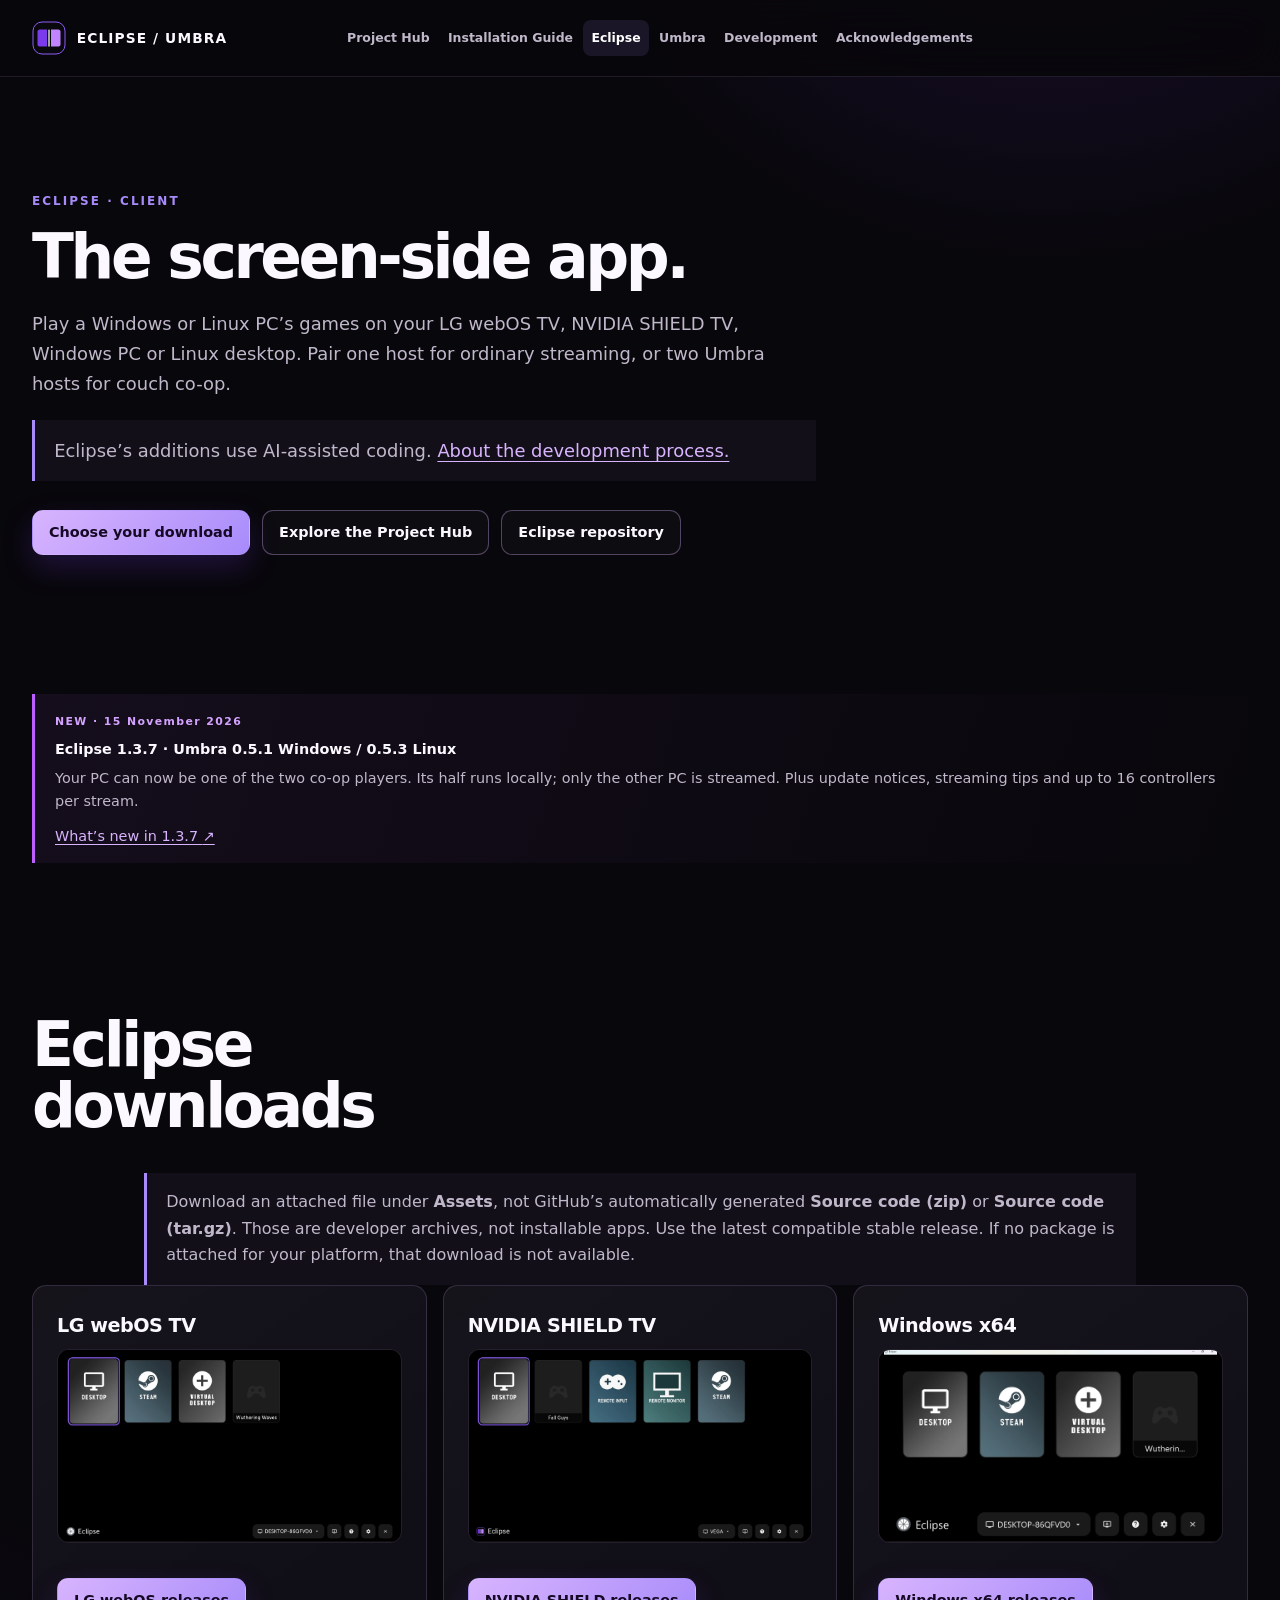
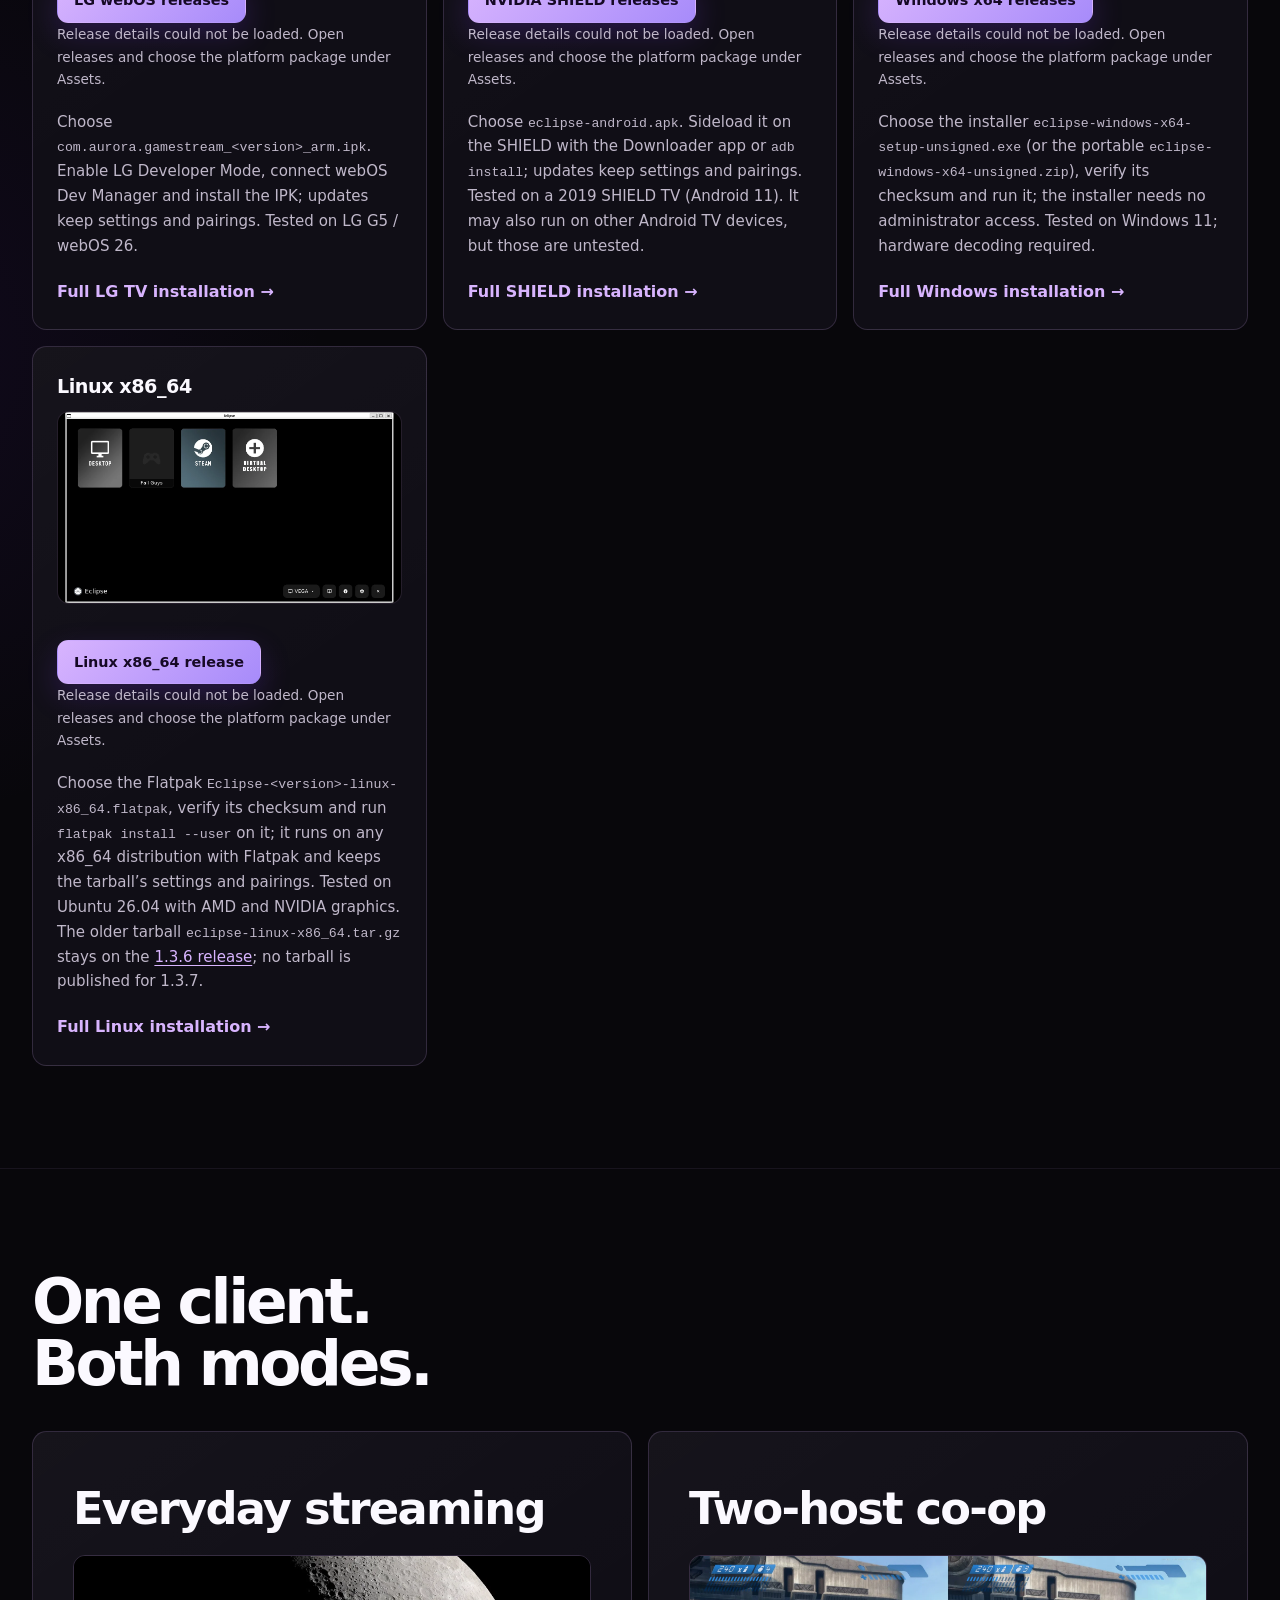
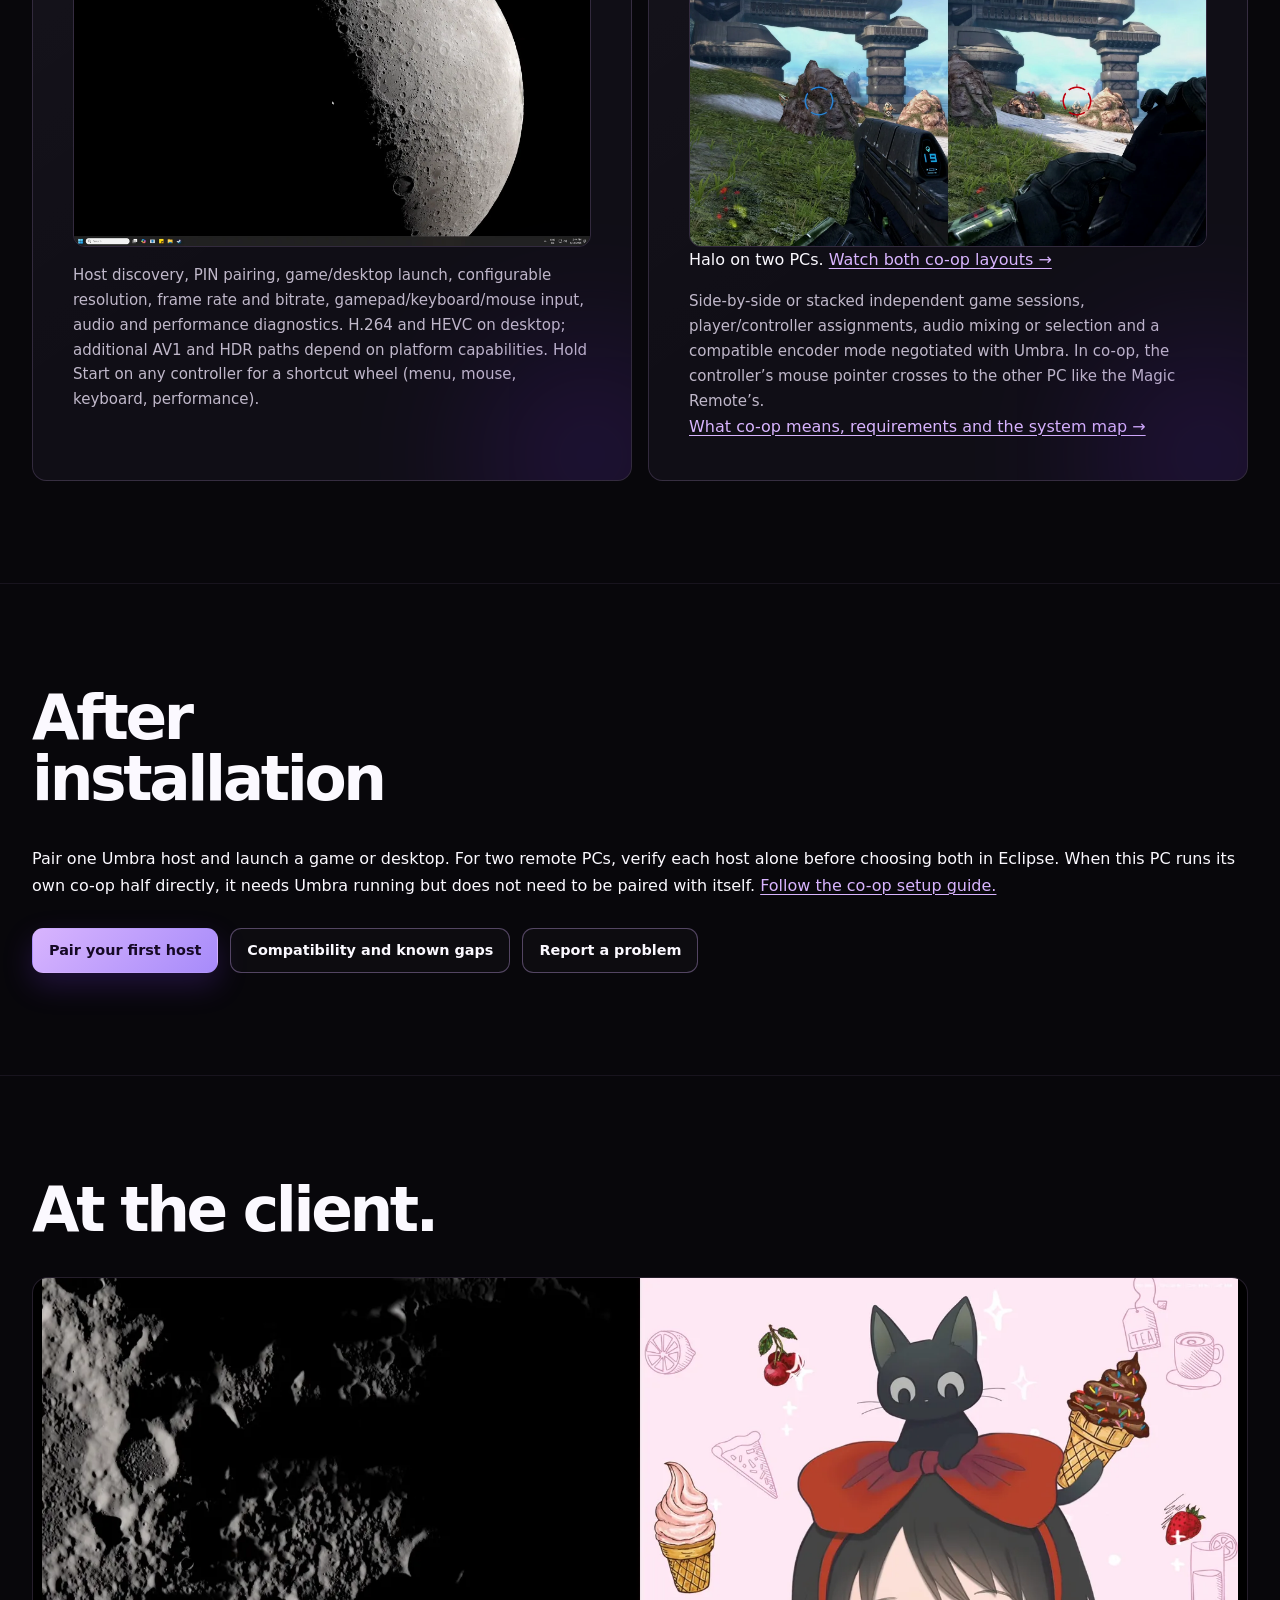
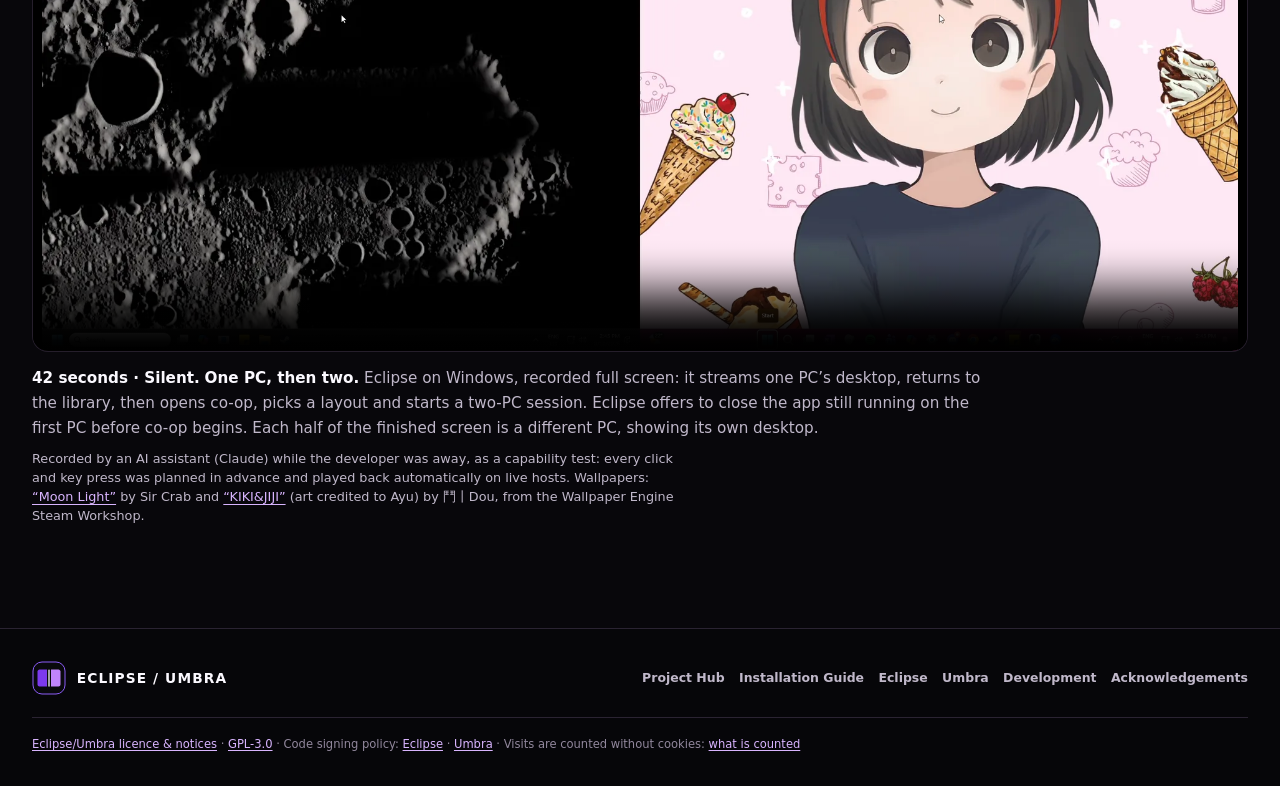
<file: site/eclipse.html>
<!doctype html>
<html lang="en-AU">
<head>
  <meta charset="utf-8">
  <meta name="viewport" content="width=device-width, initial-scale=1">
  <meta name="theme-color" content="#08070b">
  <meta name="description" content="Eclipse client downloads for LG webOS, NVIDIA SHIELD, Windows x64 and Linux x86_64, with exact installation routes.">
  <meta property="og:type" content="website">
  <meta property="og:title" content="Eclipse · client downloads">
  <meta property="og:description" content="Eclipse client downloads for LG webOS, NVIDIA SHIELD, Windows x64 and Linux x86_64, with exact installation routes.">
  <meta property="og:url" content="https://preceptorofmagic.github.io/Eclipse-Umbra-Project-Hub/eclipse.html">
  <meta property="og:image" content="https://preceptorofmagic.github.io/Eclipse-Umbra-Project-Hub/assets/og-card.png">
  <meta property="og:image:alt" content="Eclipse and Umbra support both one-PC game streaming and two-PC couch co-op.">
  <meta name="twitter:card" content="summary_large_image">
  <meta name="twitter:image" content="https://preceptorofmagic.github.io/Eclipse-Umbra-Project-Hub/assets/og-card.png">
  <meta name="twitter:image:alt" content="Eclipse and Umbra support both one-PC game streaming and two-PC couch co-op.">
  <title>Eclipse · client downloads</title>
  <link rel="canonical" href="https://preceptorofmagic.github.io/Eclipse-Umbra-Project-Hub/eclipse.html">
  <link rel="icon" href="assets/brand-mark.svg?v=20261001j" type="image/svg+xml">
  <link rel="stylesheet" href="assets/styles.css?v=20261029github">
<link rel="stylesheet" href="assets/guide.css">
</head>
<body>
  <a class="skip-link" href="#main">Skip to content</a>
  <header class="site-header">
    <div class="shell nav-row">
      <a class="brand" href="./" aria-label="Eclipse/Umbra Project Hub home"><img src="assets/brand-mark.svg?v=20261001j" alt="" width="36" height="36"><span>ECLIPSE / UMBRA</span></a>
      <nav class="main-nav" aria-label="Primary navigation">
        <a href="./">Project Hub</a><a href="setup.html">Installation Guide</a><a href="eclipse.html" aria-current="page">Eclipse</a><a href="umbra.html">Umbra</a><a href="development.html">Development</a><a href="credits.html">Acknowledgements</a>
      </nav>
      <span class="support-control" aria-label="Support this project">
        <script type="text/javascript" src="https://cdnjs.buymeacoffee.com/1.0.0/button.prod.min.js" data-name="bmc-button" data-slug="PreceptorOfMagic" data-color="#BD5FFF" data-emoji="" data-font="Cookie" data-text="Buy me a coffee" data-outline-color="#000000" data-font-color="#ffffff" data-coffee-color="#FFDD00"></script>
      </span>
    </div>
  </header>
  <main id="main">
<section class="page-hero"><div class="shell"><p class="eyebrow">Eclipse · client</p><h1>The screen-side app.</h1><p>Play a Windows or Linux PC’s games on your LG webOS TV, NVIDIA SHIELD TV, Windows PC or Linux desktop. Pair one host for ordinary streaming, or two Umbra hosts for couch co-op.</p><p class="section-note">Eclipse’s additions use AI-assisted coding. <a href="development.html#development-process">About the development process.</a></p><div class="hero-actions"><a class="button" href="#downloads">Choose your download</a><a class="button-secondary" href="./">Explore the Project Hub</a><a class="button-secondary" href="https://github.com/PreceptorOfMagic/Eclipse">Eclipse repository</a></div></div></section>
<!-- generated:release:start -->
<div class="shell release-page"><aside class="release-strip" id="release" aria-label="Latest release"><span class="release-tag">NEW · 15 November 2026</span><p><strong>Eclipse 1.3.7 · Umbra 0.5.1 Windows / 0.5.3 Linux</strong></p><p>Your PC can now be one of the two co-op players. Its half runs locally; only the other PC is streamed. Plus update notices, streaming tips and up to 16 controllers per stream.</p><a href="https://github.com/PreceptorOfMagic/Eclipse/releases/tag/eclipse-v1.3.7">What’s new in 1.3.7 <span aria-hidden="true">↗</span></a></aside></div>
<!-- generated:release:end --><section class="section" id="downloads"><div class="shell"><div class="section-head"><h2>Eclipse downloads</h2></div><p class="section-note">Download an attached file under <strong>Assets</strong>, not GitHub’s automatically generated <strong>Source code (zip)</strong> or <strong>Source code (tar.gz)</strong>. Those are developer archives, not installable apps. Use the latest compatible stable release. If no package is attached for your platform, that download is not available.</p><div class="card-grid"><article class="download-card" id="webos"><h3>LG webOS TV</h3><figure class="card-figure"><img src="media/eclipse-webos-app.webp" width="1920" height="1080" loading="lazy" alt="Eclipse running on an LG webOS TV, showing a paired PC’s Desktop, Steam and game entries." class="media-still"></figure><div class="download-control" data-download="webos"><a class="button" data-download-link href="https://github.com/PreceptorOfMagic/Eclipse/releases">LG webOS releases</a><p data-download-status aria-live="polite">Open the latest release, expand Assets and choose the package described below. If no release is listed, that package has not been published.</p></div><p>Choose <code>com.aurora.gamestream_&lt;version&gt;_arm.ipk</code>. Enable LG Developer Mode, connect webOS Dev Manager and install the IPK; updates keep settings and pairings. Tested on LG G5 / webOS 26.</p><a class="text-link" href="setup.html#eclipse-webos">Full LG TV installation →</a></article><article class="download-card" id="shield"><h3>NVIDIA SHIELD TV</h3><figure class="card-figure"><img src="media/eclipse-shield-app.webp" width="1920" height="1080" loading="lazy" alt="Eclipse on an NVIDIA SHIELD TV, showing a paired PC’s Desktop, Steam and game entries." class="media-still"></figure><div class="download-control" data-download="android"><a class="button" data-download-link href="https://github.com/PreceptorOfMagic/Eclipse/releases">NVIDIA SHIELD releases</a><p data-download-status aria-live="polite">Open the latest release, expand Assets and choose the package described below. If no release is listed, that package has not been published.</p></div><p>Choose <code>eclipse-android.apk</code>. Sideload it on the SHIELD with the Downloader app or <code>adb install</code>; updates keep settings and pairings. Tested on a 2019 SHIELD TV (Android 11). It may also run on other Android TV devices, but those are untested.</p><a class="text-link" href="setup.html#eclipse-shield">Full SHIELD installation →</a></article><article class="download-card" id="windows"><h3>Windows x64</h3><figure class="card-figure"><img src="media/eclipse-windows-window.webp" width="1600" height="923" loading="lazy" alt="Eclipse running in a normal Windows window, showing a PC&rsquo;s apps." class="media-still"></figure><div class="download-control" data-download="windows-setup"><a class="button" data-download-link href="https://github.com/PreceptorOfMagic/Eclipse/releases">Windows x64 releases</a><p data-download-status aria-live="polite">Open the latest release, expand Assets and choose the package described below. If no release is listed, that package has not been published.</p></div><p>Choose the installer <code>eclipse-windows-x64-setup-unsigned.exe</code> (or the portable <code>eclipse-windows-x64-unsigned.zip</code>), verify its checksum and run it; the installer needs no administrator access. Tested on Windows 11; hardware decoding required.</p><a class="text-link" href="setup.html#eclipse-windows">Full Windows installation →</a></article><article class="download-card" id="linux"><h3>Linux x86_64</h3><figure class="card-figure"><img src="media/eclipse-linux-window.webp" width="1295" height="754" loading="lazy" alt="Eclipse running in a Linux desktop window, showing a PC&rsquo;s apps." class="media-still"></figure><div class="download-control" data-download="linux-flatpak"><a class="button" data-download-link href="https://github.com/PreceptorOfMagic/Eclipse/releases/latest">Linux x86_64 release</a><p data-download-status aria-live="polite">Open the latest release, expand Assets and choose the package described below. If no release is listed, that package has not been published.</p></div><p>Choose the Flatpak <code>Eclipse-&lt;version&gt;-linux-x86_64.flatpak</code>, verify its checksum and run <code>flatpak install --user</code> on it; it runs on any x86_64 distribution with Flatpak and keeps the tarball&rsquo;s settings and pairings. Tested on Ubuntu 26.04 with AMD and NVIDIA graphics. The older tarball <code>eclipse-linux-x86_64.tar.gz</code> stays on the <a href="https://github.com/PreceptorOfMagic/Eclipse/releases/tag/eclipse-v1.3.6">1.3.6 release</a>; no tarball is published for 1.3.7.</p><a class="text-link" href="setup.html#eclipse-linux">Full Linux installation →</a></article></div></div></section><section class="section" id="features"><div class="shell"><div class="section-head"><h2>One client. Both modes.</h2></div><div class="project-grid"><article class="project-card"><h3>Everyday streaming</h3><figure class="card-figure"><img src="media/eclipse-single-host.webp" width="1920" height="1080" loading="lazy" alt="Eclipse on Windows streaming one PC&rsquo;s desktop full screen." class="media-still"></figure><p>Host discovery, PIN pairing, game/desktop launch, configurable resolution, frame rate and bitrate, gamepad/keyboard/mouse input, audio and performance diagnostics. H.264 and HEVC on desktop; additional AV1 and HDR paths depend on platform capabilities. Hold Start on any controller for a shortcut wheel (menu, mouse, keyboard, performance).</p></article><article class="project-card"><h3>Two-host co-op</h3><figure class="card-figure"><img src="media/eclipse-two-host.webp?v=halo1" width="1920" height="1080" loading="lazy" alt="Two Halo players on the island beach, streamed from separate PCs side by side in Eclipse." class="media-still"><figcaption>Halo on two PCs. <a href="./#showcase">Watch both co-op layouts →</a></figcaption></figure><p>Side-by-side or stacked independent game sessions, player/controller assignments, audio mixing or selection and a compatible encoder mode negotiated with Umbra. In co-op, the controller’s mouse pointer crosses to the other PC like the Magic Remote’s.</p><a href="./#how-it-works">What co-op means, requirements and the system map →</a></article></div></div></section><section class="section" id="first-stream"><div class="shell"><div class="section-head"><h2>After installation</h2></div><p>Pair one Umbra host and launch a game or desktop. For two remote PCs, verify each host alone before choosing both in Eclipse. When this PC runs its own co-op half directly, it needs Umbra running but does not need to be paired with itself. <a href="setup.html#coop-this-pc">Follow the co-op setup guide.</a></p><div class="hero-actions"><a class="button" href="setup.html#pairing">Pair your first host</a><a class="button-secondary" href="./#status">Compatibility and known gaps</a><a class="button-secondary" href="setup.html#diagnostics">Report a problem</a></div></div></section><section class="section" id="preview"><div class="shell"><div class="section-head"><h2>At the client.</h2></div><figure class="media-figure"><video data-demo controls playsinline preload="none" width="1920" height="1080" poster="media/eclipse-coop-switch-poster.webp" aria-label="Eclipse: one PC, then two" aria-describedby="preview-caption"><source src="media/eclipse-coop-switch.webm" type="video/webm"><source src="media/eclipse-coop-switch.mp4" type="video/mp4"></video><figcaption id="preview-caption"><strong>42 seconds · Silent.</strong> <strong>One PC, then two.</strong> Eclipse on Windows, recorded full screen: it streams one PC&rsquo;s desktop, returns to the library, then opens co-op, picks a layout and starts a two-PC session. Eclipse offers to close the app still running on the first PC before co-op begins. Each half of the finished screen is a different PC, showing its own desktop.<small class="media-note">Recorded by an AI assistant (Claude) while the developer was away, as a capability test: every click and key press was planned in advance and played back automatically on live hosts. Wallpapers: <a href="https://steamcommunity.com/sharedfiles/filedetails/?id=1539918440">&ldquo;Moon Light&rdquo;</a> by Sir Crab and <a href="https://steamcommunity.com/sharedfiles/filedetails/?id=2466412743">&ldquo;KIKI&amp;JIJI&rdquo;</a> (art credited to Ayu) by 鬥丨Dou, from the Wallpaper Engine Steam Workshop.</small></figcaption></figure></div></section>
  </main>
  <footer class="site-footer"><div class="shell"><div class="footer-top"><a class="brand" href="./"><img src="assets/brand-mark.svg?v=20261001j" alt="" width="36" height="36"><span>ECLIPSE / UMBRA</span></a><nav class="footer-nav" aria-label="Footer navigation"><a href="./">Project Hub</a><a href="setup.html">Installation Guide</a><a href="eclipse.html">Eclipse</a><a href="umbra.html">Umbra</a><a href="development.html">Development</a><a href="credits.html">Acknowledgements</a></nav></div><p class="legal-line"><a href="licence.html">Eclipse/Umbra licence &amp; notices</a> · <a href="licence.html#gpl">GPL-3.0</a> · Code signing policy: <a href="https://github.com/PreceptorOfMagic/Eclipse/blob/main/CODE_SIGNING_POLICY.md">Eclipse</a> · <a href="https://github.com/PreceptorOfMagic/Umbra/blob/release/umbra-0.5/CODE_SIGNING_POLICY.md">Umbra</a> · Visits are counted without cookies: <a href="https://github.com/PreceptorOfMagic/Eclipse-Umbra-Project-Hub/blob/main/analytics/README.md">what is counted</a></p></div></footer>
  <script type="module" src="assets/downloads.mjs"></script>
  <script type="module" src="assets/playback.mjs?v=20261008halo"></script>
<script type="module" src="assets/count.mjs"></script>
<script type="module" src="assets/guide.mjs"></script>
</body>
</html>
</file>
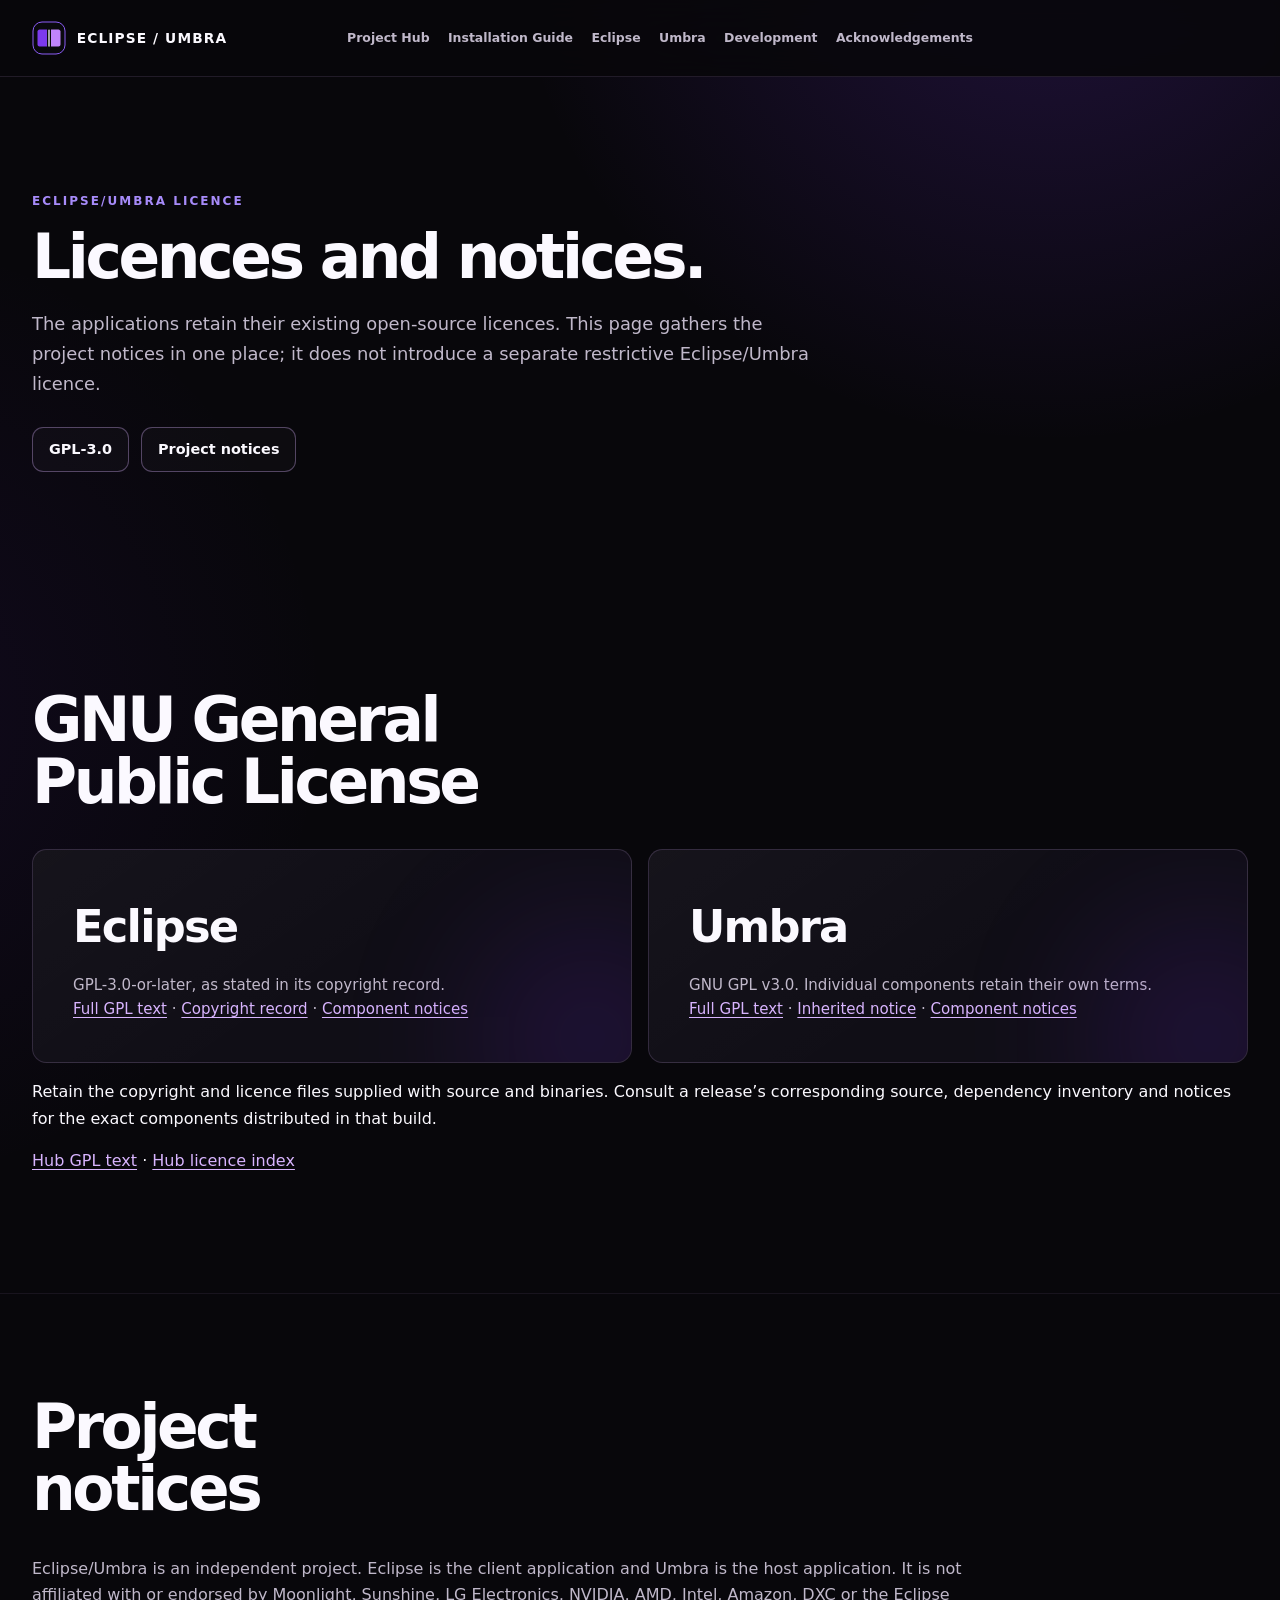
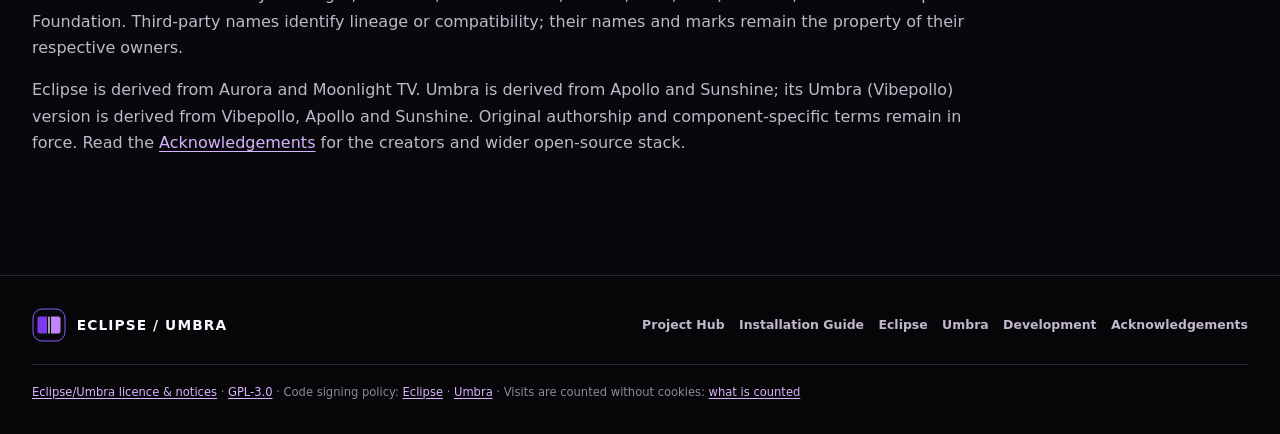
<file: site/licence.html>
<!doctype html>
<html lang="en-AU">
<head>
  <meta charset="utf-8">
  <meta name="viewport" content="width=device-width, initial-scale=1">
  <meta name="theme-color" content="#08070b">
  <meta name="description" content="Project licensing, preserved upstream notices and component-specific terms for Eclipse and Umbra.">
  <meta property="og:type" content="website">
  <meta property="og:title" content="Eclipse/Umbra licence &amp; notices">
  <meta property="og:description" content="Project licensing, preserved upstream notices and component-specific terms for Eclipse and Umbra.">
  <meta property="og:url" content="https://preceptorofmagic.github.io/Eclipse-Umbra-Project-Hub/licence.html">
  <meta property="og:image" content="https://preceptorofmagic.github.io/Eclipse-Umbra-Project-Hub/assets/og-card.png">
  <meta property="og:image:alt" content="Eclipse and Umbra support both one-PC game streaming and two-PC couch co-op.">
  <meta name="twitter:card" content="summary_large_image">
  <meta name="twitter:image" content="https://preceptorofmagic.github.io/Eclipse-Umbra-Project-Hub/assets/og-card.png">
  <meta name="twitter:image:alt" content="Eclipse and Umbra support both one-PC game streaming and two-PC couch co-op.">
  <title>Eclipse/Umbra licence &amp; notices</title>
  <link rel="canonical" href="https://preceptorofmagic.github.io/Eclipse-Umbra-Project-Hub/licence.html">
  <link rel="icon" href="assets/brand-mark.svg?v=20261001j" type="image/svg+xml">
  <link rel="stylesheet" href="assets/styles.css?v=20261029github-20261008g">
</head>
<body>
  <a class="skip-link" href="#main">Skip to content</a>
  <header class="site-header">
    <div class="shell nav-row">
      <a class="brand" href="./" aria-label="Eclipse/Umbra Project Hub home"><img src="assets/brand-mark.svg?v=20261001j" alt="" width="36" height="36"><span>ECLIPSE / UMBRA</span></a>
      <nav class="main-nav" aria-label="Primary navigation">
        <a href="./">Project Hub</a><a href="setup.html">Installation Guide</a><a href="eclipse.html">Eclipse</a><a href="umbra.html">Umbra</a><a href="development.html">Development</a><a href="credits.html">Acknowledgements</a>
      </nav>
      <span class="support-control" aria-label="Support this project">
        <script type="text/javascript" src="https://cdnjs.buymeacoffee.com/1.0.0/button.prod.min.js" data-name="bmc-button" data-slug="PreceptorOfMagic" data-color="#BD5FFF" data-emoji="" data-font="Cookie" data-text="Buy me a coffee" data-outline-color="#000000" data-font-color="#ffffff" data-coffee-color="#FFDD00"></script>
      </span>
    </div>
  </header>
  <main id="main">
<section class="page-hero"><div class="shell"><p class="eyebrow">Eclipse/Umbra licence</p><h1>Licences and notices.</h1><p>The applications retain their existing open-source licences. This page gathers the project notices in one place; it does not introduce a separate restrictive Eclipse/Umbra licence.</p><div class="hero-actions"><a class="button-secondary" href="#gpl">GPL-3.0</a><a class="button-secondary" href="#notices">Project notices</a></div></div></section><section class="section" id="gpl"><div class="shell"><div class="section-head"><h2>GNU General Public License</h2></div><div class="project-grid"><article class="project-card"><h3>Eclipse</h3><p>GPL-3.0-or-later, as stated in its copyright record.</p><p><a href="https://github.com/PreceptorOfMagic/Eclipse/blob/main/LICENSE.txt">Full GPL text</a> · <a href="https://github.com/PreceptorOfMagic/Eclipse/blob/main/COPYRIGHT">Copyright record</a> · <a href="https://github.com/PreceptorOfMagic/Eclipse/blob/main/LICENSES.md">Component notices</a></p></article><article class="project-card"><h3>Umbra</h3><p>GNU GPL v3.0. Individual components retain their own terms.</p><p><a href="https://github.com/PreceptorOfMagic/Umbra/blob/umbra/thin/LICENSE">Full GPL text</a> · <a href="https://github.com/PreceptorOfMagic/Umbra/blob/umbra/thin/NOTICE">Inherited notice</a> · <a href="https://github.com/PreceptorOfMagic/Umbra/blob/umbra/thin/LICENSES.md">Component notices</a></p></article></div><p>Retain the copyright and licence files supplied with source and binaries. Consult a release’s corresponding source, dependency inventory and notices for the exact components distributed in that build.</p><p><a href="https://github.com/PreceptorOfMagic/Eclipse-Umbra-Project-Hub/blob/main/LICENSE.txt">Hub GPL text</a> · <a href="https://github.com/PreceptorOfMagic/Eclipse-Umbra-Project-Hub/blob/main/LICENSES.md">Hub licence index</a></p></div></section><section class="section" id="notices"><div class="shell"><div class="section-head"><h2>Project notices</h2></div><div class="prose"><p>Eclipse/Umbra is an independent project. Eclipse is the client application and Umbra is the host application. It is not affiliated with or endorsed by Moonlight, Sunshine, LG Electronics, NVIDIA, AMD, Intel, Amazon, DXC or the Eclipse Foundation. Third-party names identify lineage or compatibility; their names and marks remain the property of their respective owners.</p><p>Eclipse is derived from Aurora and Moonlight TV. Umbra is derived from Apollo and Sunshine; its Umbra (Vibepollo) version is derived from Vibepollo, Apollo and Sunshine. Original authorship and component-specific terms remain in force. Read the <a href="credits.html">Acknowledgements</a> for the creators and wider open-source stack.</p></div></div></section>
  </main>
  <footer class="site-footer"><div class="shell"><div class="footer-top"><a class="brand" href="./"><img src="assets/brand-mark.svg?v=20261001j" alt="" width="36" height="36"><span>ECLIPSE / UMBRA</span></a><nav class="footer-nav" aria-label="Footer navigation"><a href="./">Project Hub</a><a href="setup.html">Installation Guide</a><a href="eclipse.html">Eclipse</a><a href="umbra.html">Umbra</a><a href="development.html">Development</a><a href="credits.html">Acknowledgements</a></nav></div><p class="legal-line"><a href="licence.html">Eclipse/Umbra licence &amp; notices</a> · <a href="licence.html#gpl">GPL-3.0</a> · Code signing policy: <a href="https://github.com/PreceptorOfMagic/Eclipse/blob/main/CODE_SIGNING_POLICY.md">Eclipse</a> · <a href="https://github.com/PreceptorOfMagic/Umbra/blob/release/umbra-0.5/CODE_SIGNING_POLICY.md">Umbra</a> · Visits are counted without cookies: <a href="https://github.com/PreceptorOfMagic/Eclipse-Umbra-Project-Hub/blob/main/analytics/README.md">what is counted</a></p></div></footer>
  <script type="module" src="assets/downloads.mjs"></script>
<script type="module" src="assets/count.mjs"></script>
</body>
</html>
</file>
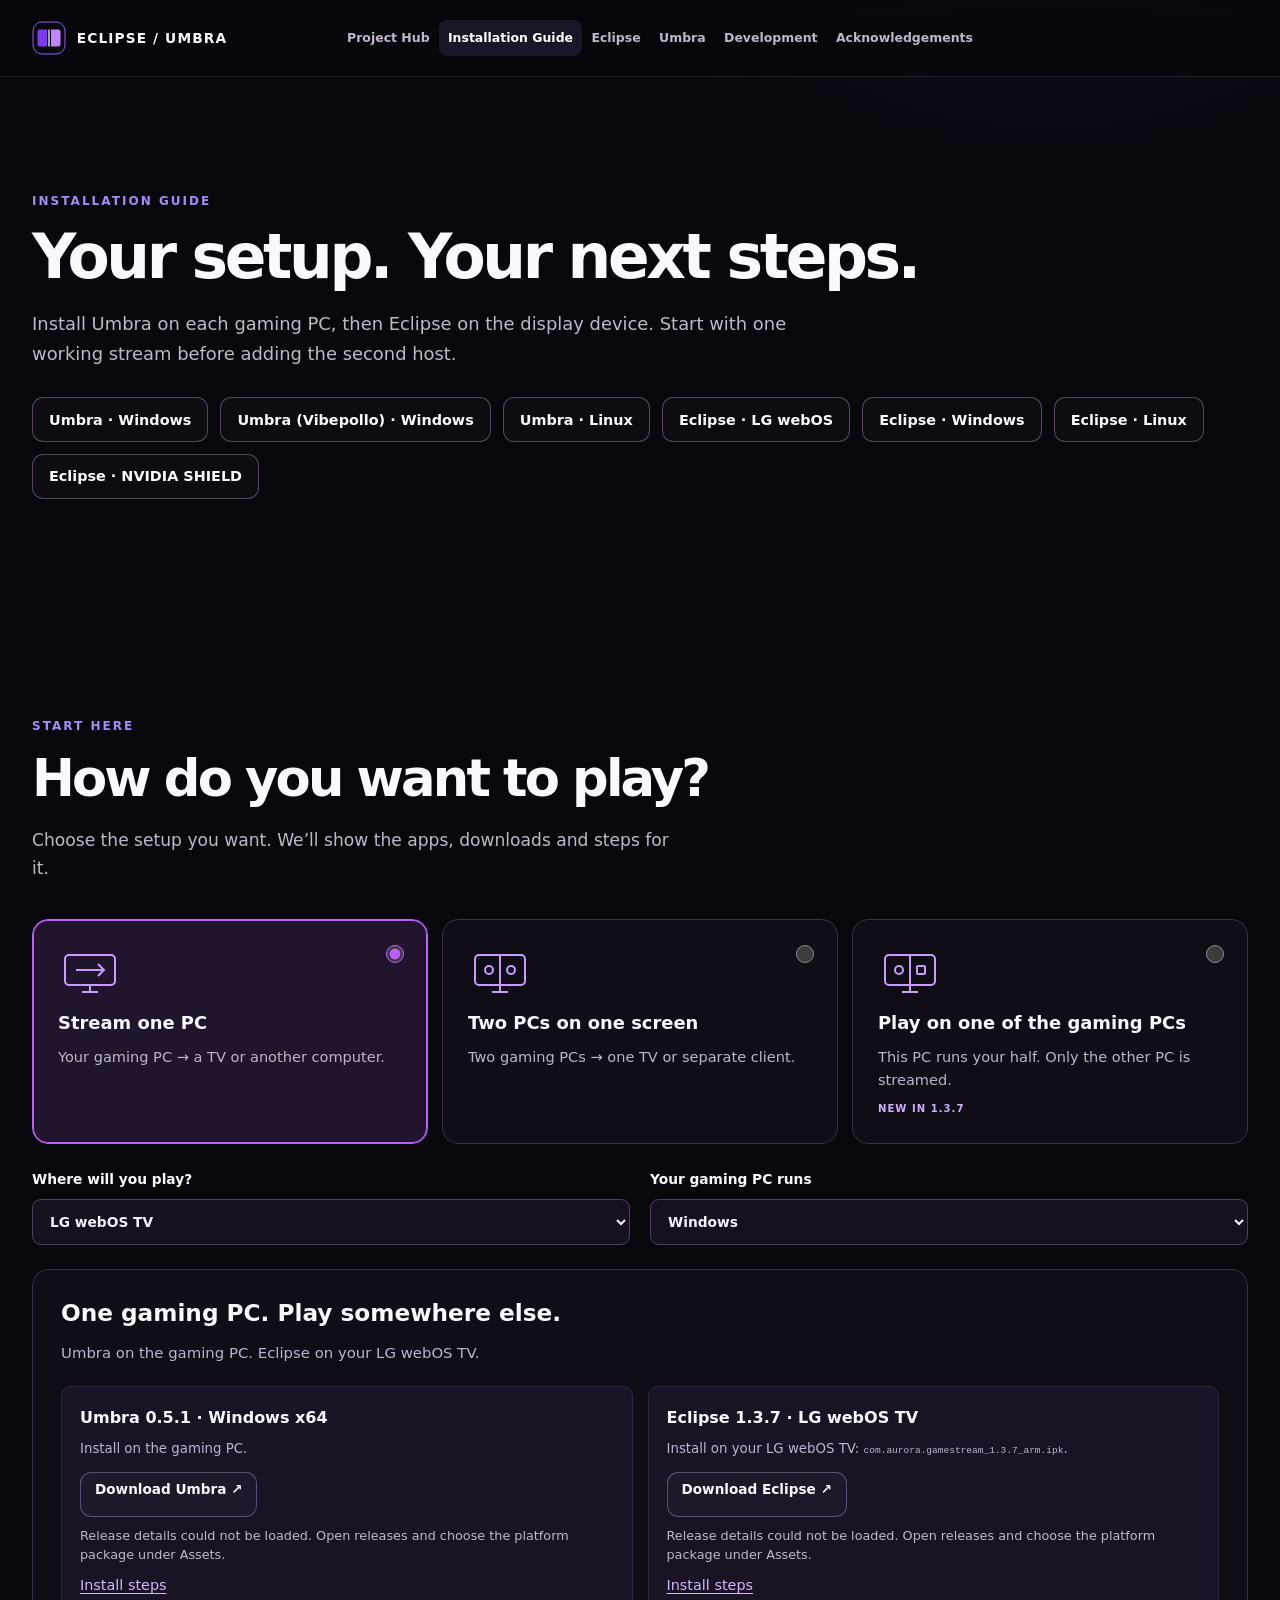
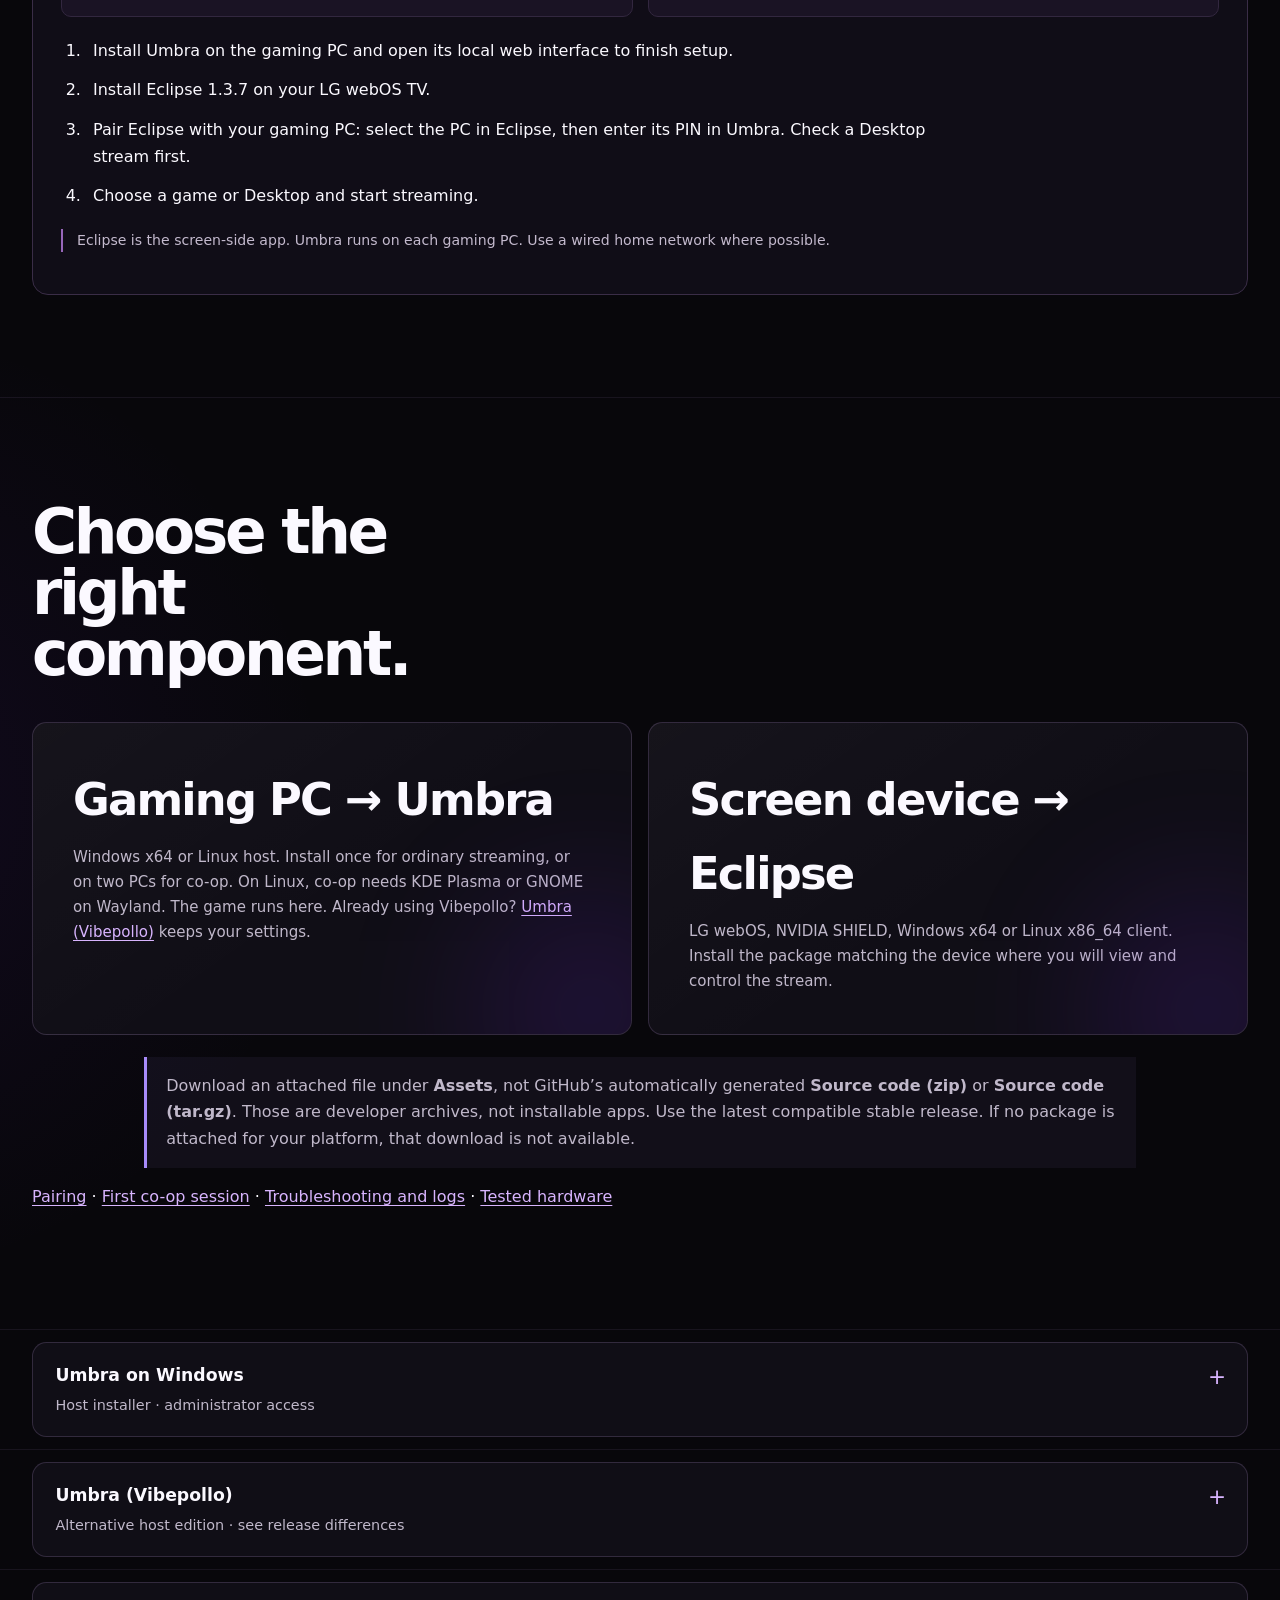
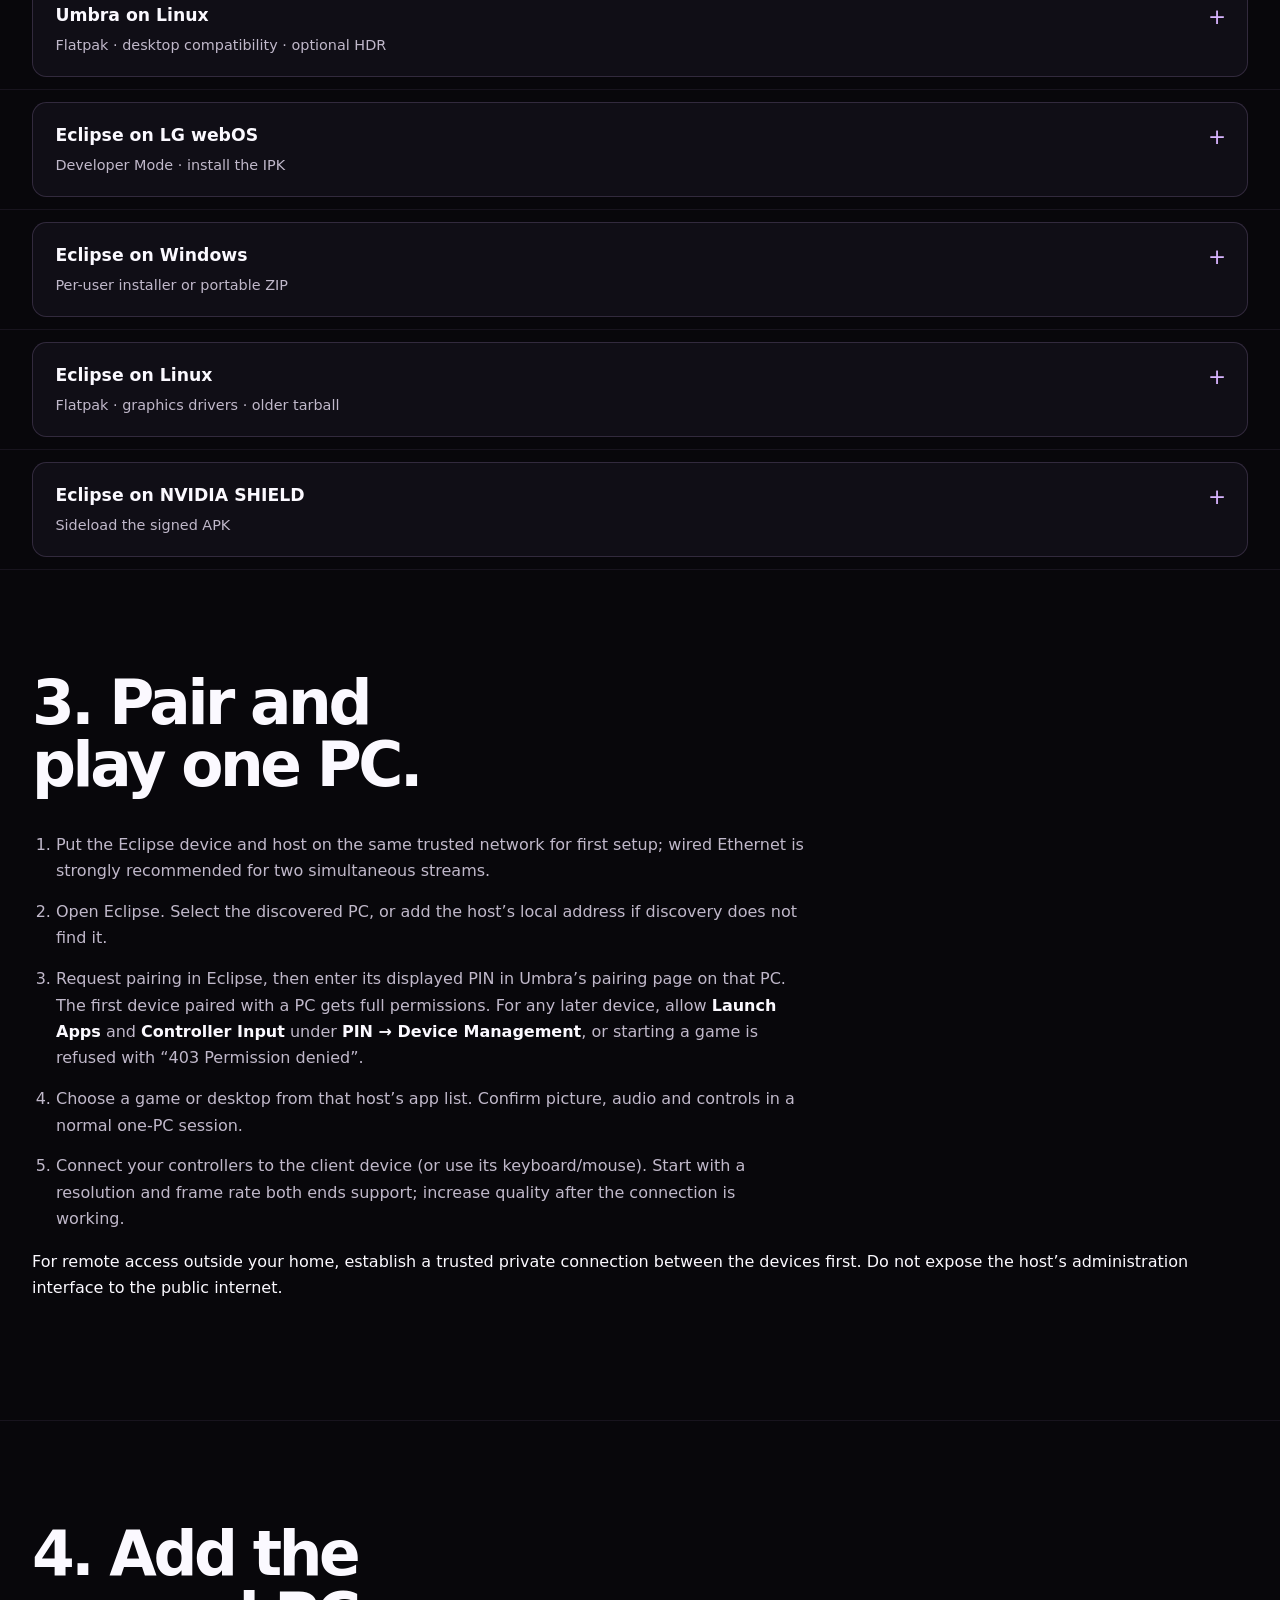
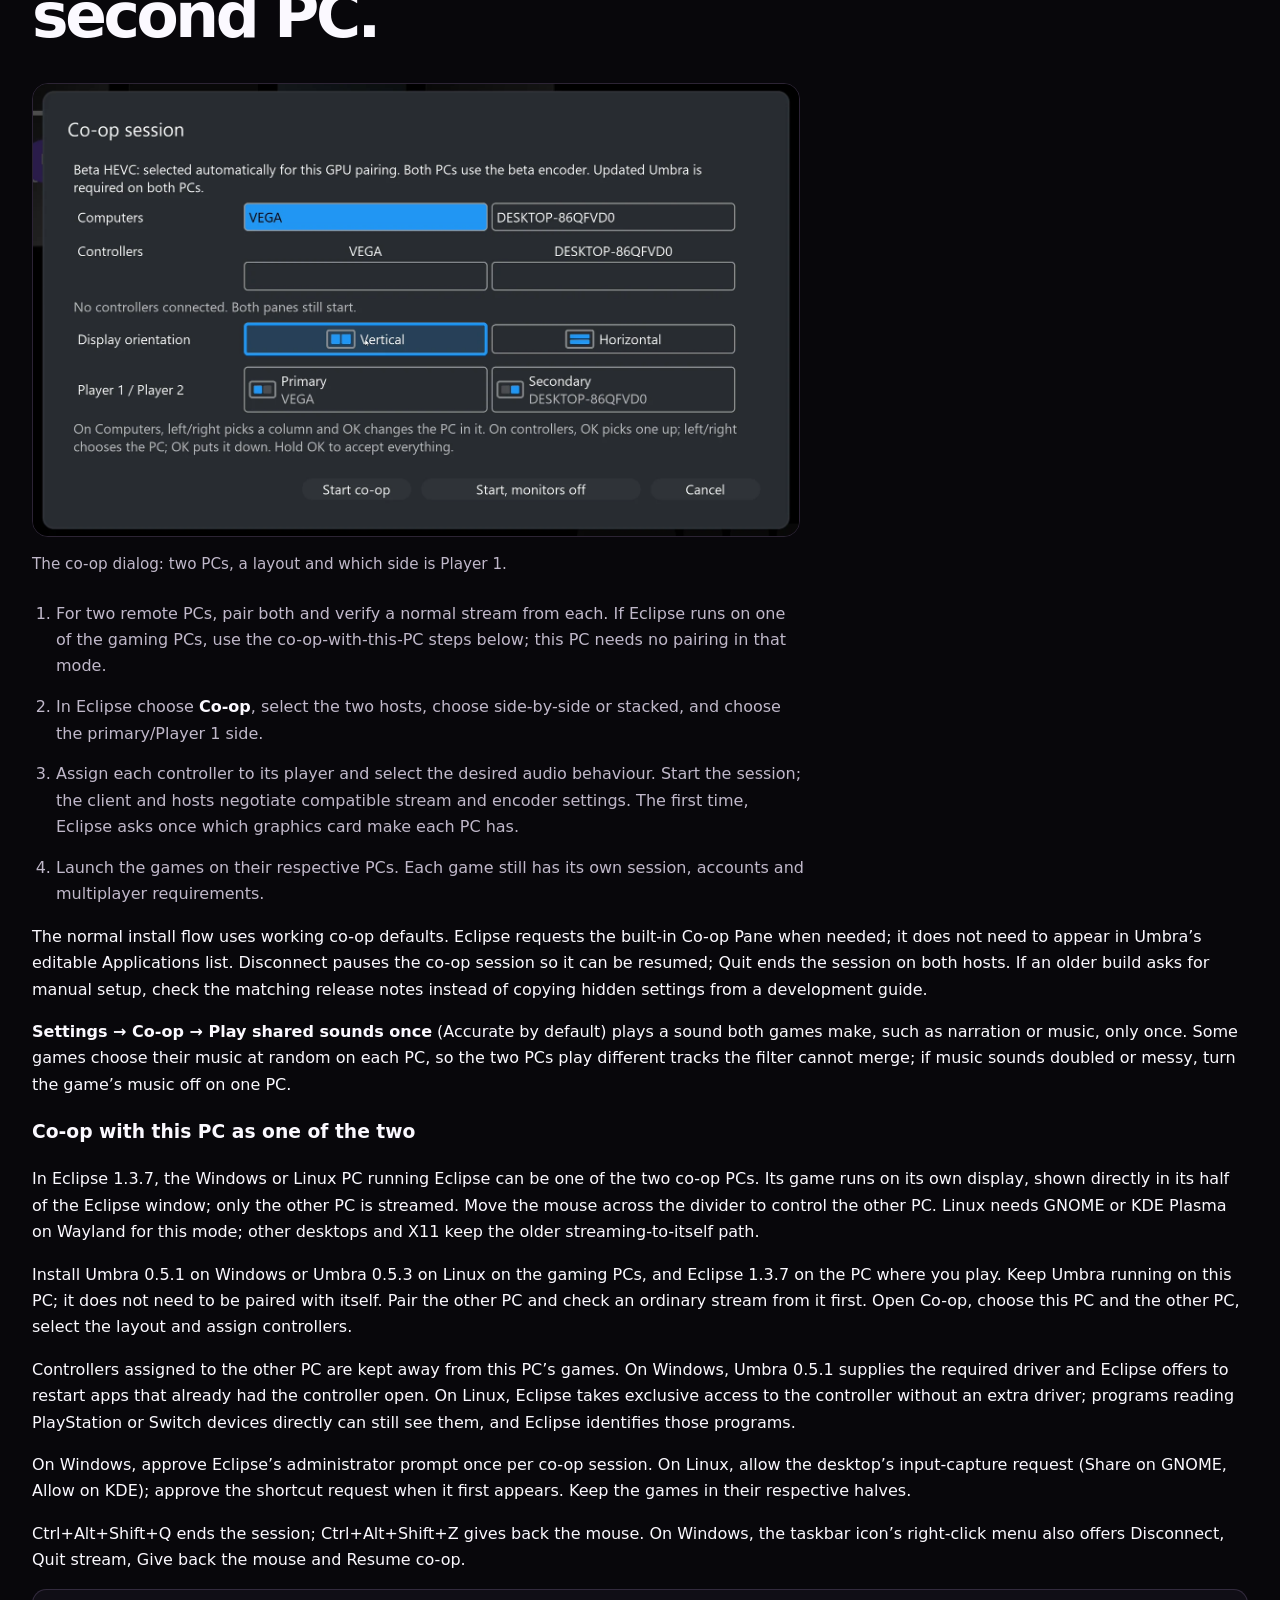
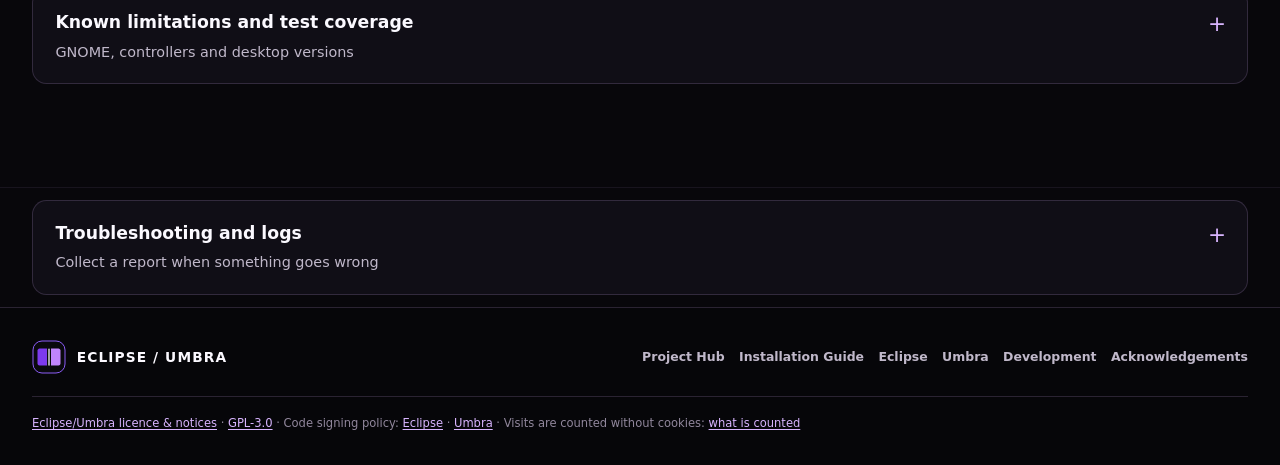
<file: site/setup.html>
<!doctype html>
<html lang="en-AU">
<head>
  <meta charset="utf-8">
  <meta name="viewport" content="width=device-width, initial-scale=1">
  <meta name="theme-color" content="#08070b">
  <meta name="description" content="Exact Windows, Linux, LG webOS and NVIDIA SHIELD downloads, Linux HDR extras for each distribution, Developer Mode installation, host setup, pairing, co-op and diagnostic logs.">
  <meta property="og:type" content="website">
  <meta property="og:title" content="Installation Guide · Eclipse/Umbra">
  <meta property="og:description" content="Exact Windows, Linux, LG webOS and NVIDIA SHIELD downloads, Linux HDR extras for each distribution, Developer Mode installation, host setup, pairing, co-op and diagnostic logs.">
  <meta property="og:url" content="https://preceptorofmagic.github.io/Eclipse-Umbra-Project-Hub/setup.html">
  <meta property="og:image" content="https://preceptorofmagic.github.io/Eclipse-Umbra-Project-Hub/assets/og-card.png">
  <meta property="og:image:alt" content="Eclipse and Umbra support both one-PC game streaming and two-PC couch co-op.">
  <meta name="twitter:card" content="summary_large_image">
  <meta name="twitter:image" content="https://preceptorofmagic.github.io/Eclipse-Umbra-Project-Hub/assets/og-card.png">
  <meta name="twitter:image:alt" content="Eclipse and Umbra support both one-PC game streaming and two-PC couch co-op.">
  <title>Installation Guide · Eclipse/Umbra</title>
  <link rel="canonical" href="https://preceptorofmagic.github.io/Eclipse-Umbra-Project-Hub/setup.html">
  <link rel="icon" href="assets/brand-mark.svg?v=20261001j" type="image/svg+xml">
  <link rel="stylesheet" href="assets/styles.css?v=20261029github-20261008g">
<link rel="stylesheet" href="assets/guide.css">
</head>
<body>
  <a class="skip-link" href="#main">Skip to content</a>
  <header class="site-header">
    <div class="shell nav-row">
      <a class="brand" href="./" aria-label="Eclipse/Umbra Project Hub home"><img src="assets/brand-mark.svg?v=20261001j" alt="" width="36" height="36"><span>ECLIPSE / UMBRA</span></a>
      <nav class="main-nav" aria-label="Primary navigation">
        <a href="./">Project Hub</a><a href="setup.html" aria-current="page">Installation Guide</a><a href="eclipse.html">Eclipse</a><a href="umbra.html">Umbra</a><a href="development.html">Development</a><a href="credits.html">Acknowledgements</a>
      </nav>
      <span class="support-control" aria-label="Support this project">
        <script type="text/javascript" src="https://cdnjs.buymeacoffee.com/1.0.0/button.prod.min.js" data-name="bmc-button" data-slug="PreceptorOfMagic" data-color="#BD5FFF" data-emoji="" data-font="Cookie" data-text="Buy me a coffee" data-outline-color="#000000" data-font-color="#ffffff" data-coffee-color="#FFDD00"></script>
      </span>
    </div>
  </header>
  <main id="main">
<section class="page-hero"><div class="shell"><p class="eyebrow">Installation Guide</p><h1>Your setup. Your next steps.</h1><p>Install Umbra on each gaming PC, then Eclipse on the display device. Start with one working stream before adding the second host.</p><div class="hero-actions"><a class="button-secondary" href="#umbra-windows">Umbra · Windows</a><a class="button-secondary" href="#umbra-vibepollo">Umbra (Vibepollo) · Windows</a><a class="button-secondary" href="#umbra-linux">Umbra · Linux</a><a class="button-secondary" href="#eclipse-webos">Eclipse · LG webOS</a><a class="button-secondary" href="#eclipse-windows">Eclipse · Windows</a><a class="button-secondary" href="#eclipse-linux">Eclipse · Linux</a><a class="button-secondary" href="#eclipse-shield">Eclipse · NVIDIA SHIELD</a></div></div></section><!-- generated:chooser:start -->
<section class="section setup-chooser" id="choose-setup"><div class="shell"><div class="section-head"><p class="eyebrow">Start here</p><h2>How do you want to play?</h2><p class="section-lede">Choose the setup you want. We’ll show the apps, downloads and steps for it.</p></div><form class="guide-form"><fieldset class="mode-options"><legend class="guide-sr">Choose your setup</legend><label class="mode-card"><input type="radio" name="setup-mode" value="single" checked><svg viewBox="0 0 64 56" aria-hidden="true" fill="none" stroke="currentColor" stroke-width="2"><rect x="7" y="10" width="50" height="30" rx="4"/><path d="M24 47h16M32 40v7"/><path d="M18 25h28m-6-6 6 6-6 6"/></svg><span class="mode-title">Stream one PC</span><span class="mode-copy">Your gaming PC → a TV or another computer.</span></label><label class="mode-card"><input type="radio" name="setup-mode" value="remote" ><svg viewBox="0 0 64 56" aria-hidden="true" fill="none" stroke="currentColor" stroke-width="2"><rect x="7" y="10" width="50" height="30" rx="4"/><path d="M24 47h16M32 40v7"/><path d="M32 11v28"/><circle cx="21" cy="25" r="4"/><circle cx="43" cy="25" r="4"/></svg><span class="mode-title">Two PCs on one screen</span><span class="mode-copy">Two gaming PCs → one TV or separate client.</span></label><label class="mode-card"><input type="radio" name="setup-mode" value="local" ><svg viewBox="0 0 64 56" aria-hidden="true" fill="none" stroke="currentColor" stroke-width="2"><rect x="7" y="10" width="50" height="30" rx="4"/><path d="M24 47h16M32 40v7"/><path d="M32 11v28"/><circle cx="21" cy="25" r="4"/><rect x="39" y="21" width="8" height="8" rx="1"/></svg><span class="mode-title">Play on one of the gaming PCs</span><span class="mode-copy">This PC runs your half. Only the other PC is streamed.</span><span class="mode-new">NEW IN 1.3.7</span></label></fieldset><div class="guide-selects"><label>Where will you play?<select name="client"><option value="webos">LG webOS TV</option><option value="shield">NVIDIA SHIELD TV</option><option value="windows">Windows PC</option><option value="linux">Linux PC</option></select></label><label><span data-host-label>Your gaming PC runs</span><select name="host"><option value="windows">Windows</option><option value="linux">Linux</option><option value="mixed" hidden>Windows and Linux</option></select></label></div></form><div class="guide-result" aria-live="polite" aria-atomic="false"></div><noscript><p>Install <a href="setup.html#umbra-windows">Umbra for Windows</a> or <a href="setup.html#umbra-linux">Umbra for Linux</a> on each gaming PC, then choose <a href="eclipse.html#downloads">Eclipse for your display</a>. Read <a href="setup.html#pairing">pairing</a> or <a href="setup.html#coop-this-pc">co-op with this PC</a>.</p></noscript><script type="application/json" class="guide-data">{"release":{"date":"15 November 2026","eclipse":"1.3.7","windows":"0.5.1","linux":"0.5.3","summary":"Your PC can now be one of the two co-op players. Its half runs locally; only the other PC is streamed. Plus update notices, streaming tips and up to 16 controllers per stream."},"releases":{"eclipse":"https://github.com/PreceptorOfMagic/Eclipse/releases/tag/eclipse-v1.3.7","windows":"https://github.com/PreceptorOfMagic/Umbra/releases/tag/umbra-v0.5.1","linux":"https://github.com/PreceptorOfMagic/Umbra/releases/tag/umbra-linux-v0.5.3"}}</script></div></section>
<!-- generated:chooser:end -->
<section class="section" id="before-you-start"><div class="shell"><div class="section-head"><h2>Choose the right component.</h2></div><div class="project-grid"><article class="project-card"><h3>Gaming PC → Umbra</h3><p>Windows x64 or Linux host. Install once for ordinary streaming, or on two PCs for co-op. On Linux, co-op needs KDE Plasma or GNOME on Wayland. The game runs here. Already using Vibepollo? <a href="#umbra-vibepollo">Umbra (Vibepollo)</a> keeps your settings.</p></article><article class="project-card"><h3>Screen device → Eclipse</h3><p>LG webOS, NVIDIA SHIELD, Windows x64 or Linux x86_64 client. Install the package matching the device where you will view and control the stream.</p></article></div><p class="section-note">Download an attached file under <strong>Assets</strong>, not GitHub’s automatically generated <strong>Source code (zip)</strong> or <strong>Source code (tar.gz)</strong>. Those are developer archives, not installable apps. Use the latest compatible stable release. If no package is attached for your platform, that download is not available.</p><p><a href="#pairing">Pairing</a> · <a href="#coop">First co-op session</a> · <a href="#diagnostics">Troubleshooting and logs</a> · <a href="./#status">Tested hardware</a></p></div></section><section class="section guide-detail-section" id="umbra-windows-section"><div class="shell"><details class="disclosure disclosure-wide guide-detail" id="umbra-windows"><summary><span class="disclosure-title">Umbra on Windows</span><span class="disclosure-hint">Host installer · administrator access</span></summary><div class="guide-detail-body"><figure class="media-figure setup-figure"><img src="media/umbra-host-home.webp?v=2" width="1410" height="890" loading="lazy" alt="Umbra host web interface showing the installed version, Apollo base and separate update-check results." class="media-still"><figcaption>Umbra&rsquo;s web interface after setup, showing its version and update checks. Captured on 8 October 2026. <a href="media/umbra-host-home.webp?v=2">View the full-size panel.</a></figcaption></figure><div class="download-control" data-download="umbra-windows"><a class="button" data-download-link href="https://github.com/PreceptorOfMagic/Umbra/releases">Umbra Windows x64 releases</a><p data-download-status aria-live="polite">Open the latest release, expand Assets and choose the package described below. If no release is listed, that package has not been published.</p></div><p class="section-note"><strong>Using Vibepollo?</strong> Install <a href="#umbra-vibepollo">Umbra (Vibepollo)</a> instead; it keeps your Vibepollo settings. These steps describe the Apollo-based Umbra.</p><p><strong>Package:</strong> the Windows x64 installer <code>Umbra-windows-x64.exe</code> attached to an Umbra release, not an Eclipse client ZIP. You need a Windows gaming PC, a supported GPU and current driver, administrator access for installation, and the games you intend to run already installed. Windows 11 x64 is the tested host OS.</p><ol class="instructions"><li>Open the Umbra release, read its compatibility notes and expand <strong>Assets</strong>. Download the Windows x64 installer and matching checksum if supplied. Compare its SHA-256 hash with <code>Get-FileHash</code> in PowerShell before opening it.</li><li>Back up any existing host configuration and pairings. Umbra replaces Apollo in place, using the same Apollo installation folder and registry identity; installing Apollo again replaces Umbra. Do not expect them to run side by side. If Sunshine is installed separately, stop its service before starting Umbra to avoid competing for network ports or display resources. When upgrading from Apollo or an older Umbra, if setup stops making progress for more than a minute, end <code>reg.exe</code> in Task Manager (Details tab) and setup continues.</li><li>Run the installer and approve the Windows administrator prompt. The installer is unsigned for now, so Windows SmartScreen may warn; check the checksum first, then choose <strong>More info → Run anyway</strong>. Install the bundled virtual-display and controller/device components offered by the installer; there is no separate device-bridge installation step.</li><li>Allow host access on your trusted private network when Windows asks. Open the host’s web interface using its installed shortcut or tray action, create the local administrator login and review the available game/desktop entries.</li><li>Keep the client-driven display defaults. Pair Eclipse, approve its PIN in Umbra and test an ordinary Desktop or game session before adding another host.</li></ol><p>For co-op, install the same compatible Umbra release on the second Windows PC. Co-op-specific defaults are separate from ordinary streaming settings. The Co-op Pane is built in and requested automatically by Eclipse, rather than created in the host’s editable Applications list. You should not create application entries, copy host IDs or tune encoder settings by hand.</p></div></details></div></section><section class="section guide-detail-section" id="umbra-vibepollo-section"><div class="shell"><details class="disclosure disclosure-wide guide-detail" id="umbra-vibepollo"><summary><span class="disclosure-title">Umbra (Vibepollo)</span><span class="disclosure-hint">Alternative host edition · see release differences</span></summary><div class="guide-detail-body"><div class="download-control" data-download="umbra-vibepollo-windows"><a class="button" data-download-link href="https://github.com/PreceptorOfMagic/Umbra-Vibepollo/releases">Umbra (Vibepollo) Windows x64 releases</a><p data-download-status aria-live="polite">Open the latest release, expand Assets and choose the package described below. If no release is listed, that package has not been published.</p></div><p><strong>Package:</strong> the Windows x64 installer <code>Umbra-Vibepollo-windows-x64.exe</code> attached to the latest Umbra (Vibepollo) release. It is built on <a href="https://github.com/Nonary/Vibepollo">Vibepollo</a> instead of Apollo and carries the same additions for Eclipse; <a href="umbra.html#editions">compare the two versions</a>.</p><ol class="instructions"><li>Download the installer and compare its SHA-256 hash with <code>Get-FileHash</code> in PowerShell before opening it. It is unsigned for now, so Windows SmartScreen may warn; check the hash, then choose <strong>More info &rarr; Run anyway</strong>.</li><li><strong>Installing over Vibepollo keeps your settings.</strong> Umbra (Vibepollo) upgrades a Vibepollo installation in place, the same way Vibepollo upgrades itself: your configuration, applications and paired devices stay. The installer shows <strong>Switch to Umbra (Vibepollo)</strong>. Installing over Apollo or the Apollo-based Umbra also keeps settings and pairings; the installer removes the old program first. Back up your host configuration before switching anyway.</li><li>Keep the bundled virtual-display and virtual gamepad drivers selected. Until code signing is set up, the gamepad driver is signed with Umbra&rsquo;s own certificate, which the installer adds to the PC&rsquo;s trusted certificates. Setup also installs HidHide unless it is already there, for co-op with this PC as one of the two; uninstalling removes it only if setup installed it.</li><li>Open the host&rsquo;s web interface from the Start menu or tray, sign in, pair Eclipse and test an ordinary Desktop stream before co-op. For co-op, install a compatible Umbra on the second PC as well.</li><li><strong>Switching back to Vibepollo:</strong> run Vibepollo&rsquo;s own installer. It replaces Umbra (Vibepollo) in place and keeps the same settings, without the Umbra additions Eclipse uses for co-op.</li></ol></div></details></div></section><section class="section guide-detail-section" id="umbra-linux-section"><div class="shell"><details class="disclosure disclosure-wide guide-detail" id="umbra-linux"><summary><span class="disclosure-title">Umbra on Linux</span><span class="disclosure-hint">Flatpak · desktop compatibility · optional HDR</span></summary><div class="guide-detail-body"><div class="download-control" data-download="umbra-linux"><a class="button" data-download-link href="https://github.com/PreceptorOfMagic/Umbra/releases/tag/umbra-linux-v0.5.3">Umbra for Linux release</a><p data-download-status aria-live="polite">Open the Umbra for Linux release and expand Assets. If no release is listed, that package has not been published.</p></div><p><strong>Package:</strong> <code>Umbra-&lt;version&gt;-linux-x86_64.flatpak</code>, one Flatpak bundle for x86_64 Linux. You need KDE Plasma or GNOME on Wayland (an X11 desktop gives ordinary streaming only), an NVIDIA or AMD GPU with its current driver, and the games you intend to run already installed.</p><p><strong>Current release: 0.5.3.</strong> Umbra 0.5.3 adds an update notice to the web interface; its streaming code is unchanged from 0.5.2. The October hardware results below are historical 0.5.2 tests, not new tests of 0.5.3. Current HDR downloads and exact package versions are listed separately below.</p><p><strong>How far it is tested.</strong> Umbra 0.5.2 for Linux ran on hardware on 2026-10-15, on one PC with an AMD Radeon RX Vega and Secure Boot on: Ubuntu 26.04 and 26.10, Fedora 44 and 45 (pre-release) and openSUSE Tumbleweed, each with KDE Plasma and with GNOME, with the distribution&rsquo;s own compositor and with its HDR extra. On each it streamed the 4K desktop on its own virtual display, a co-op pane, a co-op disconnect and resume at a new size, and with the extra a co-op pane in 10-bit HDR, checked in the recorded stream. <strong>Not run with 0.5.2:</strong> NVIDIA GPUs (Umbra 0.5.1 was tested on an RTX 2060 SUPER, HDR desktop streams included), an HDR desktop stream (it needs a 10-bit video encoder, which the RX Vega lacks), a co-op session with two hosts, the input setup&rsquo;s administrator prompt and streamed controller input on the new distributions, and <strong>Arch Linux and CachyOS</strong>: neither can start on the test PC without changing its Secure Boot setup, so both are untested on hardware. On openSUSE Tumbleweed with GNOME, co-op panes ran at about 20 fps on the RX Vega (27 to 39 fps elsewhere); Umbra 0.5.1 measured the same there.</p><p>To update from Umbra 0.5.1, install the new bundle as below with <code>--reinstall</code> added (<code>flatpak install --user --reinstall Umbra-&lt;version&gt;-linux-x86_64.flatpak</code>); settings and pairings are kept. If you installed the earlier Ubuntu <code>.deb</code> (Umbra 0.5.0), remove it first with <code>systemctl --user disable --now sunshine</code> and <code>sudo apt remove umbra</code>. The Flatpak keeps its own settings, so pair Eclipse with it again.</p><ol class="instructions"><li>Install Flatpak and add Flathub if you have not already (Ubuntu does not include Flatpak by default):</li></ol><pre><code>sudo apt install flatpak
flatpak remote-add --user --if-not-exists flathub https://dl.flathub.org/repo/flathub.flatpakrepo</code></pre><ol class="instructions" start="2"><li>Download the <code>.flatpak</code> and its <code>.sha256</code> from the release&rsquo;s <strong>Assets</strong> into one folder, check it and install it:</li></ol><pre><code>sha256sum -c Umbra-&lt;version&gt;-linux-x86_64.flatpak.sha256
flatpak install --user Umbra-&lt;version&gt;-linux-x86_64.flatpak</code></pre><ol class="instructions" start="3"><li>Flatpak fetches the Freedesktop runtime and, on NVIDIA, the driver extension matching your installed driver. Start <strong>Umbra</strong> from the applications menu.</li><li>Accept <strong>Input Setup</strong> when it is offered. It installs the input rule that streamed controllers, mouse and keyboard need, through your desktop&rsquo;s administrator prompt, and can start Umbra whenever you sign in. You can reopen it from the applications menu. If the desktop asks to allow screen sharing, allow it.</li><li>Open <code>https://localhost:47990</code> in a browser on that PC, create the local administrator login and review the game/desktop entries. If a firewall is enabled, allow the host on your trusted private network.</li><li>Keep the client-driven display defaults. Pair Eclipse, approve its PIN in Umbra and test an ordinary Desktop or game session before adding another host.</li></ol><div class="status-table-wrap"><table class="status-table"><caption>Linux desktops in Umbra 0.5.2</caption><thead><tr><th scope="col">Desktop</th><th scope="col">Streaming</th><th scope="col">Own virtual display per stream</th><th scope="col">Co-op</th><th scope="col">HDR</th></tr></thead><tbody><tr><th scope="row">KDE Plasma 6.6 on Wayland (tested: Ubuntu 26.04, KWin 6.6.6)</th><td>Yes</td><td>Yes</td><td>Yes</td><td>With the <a href="#umbra-linux-hdr">KDE HDR extra</a></td></tr><tr><th scope="row">KDE Plasma 6.7 on Wayland (tested: Ubuntu 26.10, Fedora 44 and 45, openSUSE Tumbleweed; KWin 6.7.5; Umbra 0.5.2 or newer)</th><td>Yes</td><td>Yes</td><td>Yes</td><td>With the <a href="#umbra-linux-hdr">KDE HDR extra</a></td></tr><tr><th scope="row">GNOME on Wayland (tested: Ubuntu 26.04 and 26.10, Fedora 44 and 45, openSUSE Tumbleweed; Mutter 50 and 51)</th><td>Yes</td><td>Yes</td><td>Yes</td><td>With the <a href="#umbra-linux-hdr">GNOME HDR extra</a>; a physical HDR monitor streams HDR without it</td></tr><tr><th scope="row">X11 desktops (Cinnamon, Xfce, MATE &hellip;)</th><td>Yes (tested during development on Linux Mint 22.3)</td><td>No</td><td>No</td><td>No</td></tr><tr><th scope="row">Sway, Hyprland and other wlroots desktops, COSMIC</th><td colspan="4">Not supported</td></tr></tbody></table></div><p>The &ldquo;Yes&rdquo; rows were tested on hardware with Umbra 0.5.2 on the RX Vega; &ldquo;Co-op&rdquo; there means this PC&rsquo;s co-op pane, and &ldquo;HDR&rdquo; a co-op pane in 10-bit HDR. Other distributions running KDE Plasma or GNOME on Wayland are expected to behave like those rows but have not been tested. KDE Plasma 6.7 needs Umbra 0.5.2: KWin 6.7 announces its outputs through a newer protocol than Umbra 0.5.1 knows, so Umbra 0.5.1 streams the desktop there without a virtual display per stream, co-op or HDR. On KDE with Flatpak 1.18.4 or newer (every distribution above except Ubuntu 26.04), start Umbra once from the application menu before streaming: it then writes the desktop-file entry KDE needs before it lets Umbra create displays. An X11 desktop has no way to create a display while it runs, so there the host streams the desktop but never offers co-op or HDR.</p><details class="disclosure disclosure-wide" id="umbra-linux-testing"><summary><span class="disclosure-title">Testing in detail: each distribution and desktop, and exactly how it was tested</span><span class="disclosure-hint">Tested in person, smoke-tested, expected to work, and unlikely to work, with the tests described</span></summary><div class="disclosure-body"><p>Everything below ran on one test PC. The Umbra 0.5.2 tests used its AMD Radeon RX Vega from 2017, with Secure Boot on and each distribution on its own partition, started through its own Microsoft-signed boot loader; the Umbra 0.5.1 NVIDIA tests used an RTX 2060 SUPER in the same PC. The tests themselves are described after the tables.</p><h3>Tested in person</h3><div class="status-table-wrap"><table class="status-table"><thead><tr><th scope="col">Distribution</th><th scope="col">Desktop</th><th scope="col">Umbra and GPU</th><th scope="col">How it was tested</th></tr></thead><tbody><tr><td>Ubuntu 26.04</td><td>KDE Plasma 6.6.6, with the KDE HDR extra</td><td>Umbra 0.5.1 development build, AMD Radeon RX Vega (2026-10-14); Umbra 0.5.2 (2026-10-15)</td><td>The in-person test. Then the smoke test with Ubuntu&rsquo;s KWin and with the extra <code>4:6.6.6-0ubuntu0.1+umbrahdr4</code></td></tr><tr><td>Ubuntu 26.04</td><td>GNOME 50.1, with the GNOME HDR extra</td><td>Umbra 0.5.1 development builds, AMD Radeon RX Vega and NVIDIA RTX 2060 SUPER (2026-10-14); Umbra 0.5.2 (2026-10-15)</td><td>The in-person test (on NVIDIA, an HDR co-op session), with the extra&rsquo;s previous revision. Then the smoke test with Ubuntu&rsquo;s Mutter and with the extra <code>50.1-0ubuntu2.4+umbrahdr2</code>, and a memory check: seven back-to-back 290 s HDR co-op streams, gnome-shell&rsquo;s memory flat (the picture moved only in the first 3 minutes)</td></tr></tbody></table></div><h3>Smoke-tested on hardware (Umbra 0.5.2, AMD Radeon RX Vega, 2026-10-15)</h3><div class="status-table-wrap"><table class="status-table"><thead><tr><th scope="col">Distribution</th><th scope="col">Desktop</th><th scope="col">Packages tested</th><th scope="col">How it was tested</th></tr></thead><tbody><tr><td>Ubuntu 26.10</td><td>KDE Plasma 6.7.5</td><td>KWin <code>6.7.5-0ubuntu1</code>; extra <code>4:6.7.5-0ubuntu1+umbrahdr1</code></td><td>The smoke test with each. It ran a 0.5.2 candidate from before the desktop-file fix, with that copy made by hand (the fix itself was tested on Fedora and Tumbleweed). Umbra 0.5.1 was also run: no virtual display, as documented</td></tr><tr><td>Ubuntu 26.10</td><td>GNOME 51.0</td><td>Mutter <code>51.0-1ubuntu3</code>; extra <code>51.0-1ubuntu3+umbrahdr1</code></td><td>The smoke test with each</td></tr><tr><td>Fedora 44</td><td>KDE Plasma 6.7.5</td><td>KWin <code>6.7.5-1.fc44</code>; extra <code>6.7.5-1.fc44.umbrahdr1</code></td><td>The smoke test with each. On a fresh install, the first start from the application-menu entry wrote the desktop-file copy and offered HDR at once</td></tr><tr><td>Fedora 44</td><td>GNOME 50.6</td><td>Mutter <code>50.6-1.fc44</code>; extra <code>50.6-1.fc44.umbrahdr2</code>, built on the test PC</td><td>The smoke test with each. Fedora updated Mutter after the release&rsquo;s extras were first built, so the extra was built on the test PC from the same patch; the published one is rebuilt the same way</td></tr><tr><td>Fedora 45 (pre-release)</td><td>KDE Plasma 6.7.5</td><td>KWin <code>6.7.5-1.fc45</code>; extra <code>6.7.5-1.fc45.umbrahdr1</code></td><td>The smoke test with each; the first start wrote the desktop-file copy</td></tr><tr><td>Fedora 45 (pre-release)</td><td>GNOME 51.1</td><td>Mutter <code>51.1-1.fc45</code>; extra <code>51.1-1.fc45.umbrahdr1</code>, built on the test PC</td><td>The smoke test with each, as for Fedora 44 GNOME. The extra was attached to the release after the others, once Fedora 45&rsquo;s mirrors served the Mutter 51.1 source as well as the package</td></tr><tr><td>openSUSE Tumbleweed</td><td>KDE Plasma 6.7.5</td><td>kwin6 <code>6.7.5-1.1</code>; extra <code>6.7.5-1.1.umbrahdr1</code></td><td>The smoke test with each; the first start wrote the desktop-file copy</td></tr><tr><td>openSUSE Tumbleweed</td><td>GNOME 50.5</td><td>mutter <code>50.5-3.1</code>; extra <code>50.5-3.1.umbrahdr2</code></td><td>The smoke test with each. Co-op panes ran at about 20 fps here (27 to 39 fps elsewhere), with or without the extra; Umbra 0.5.1 measured the same</td></tr></tbody></table></div><h3>Not tested, expected to work (the same packages or versions as a tested row)</h3><div class="status-table-wrap"><table class="status-table"><thead><tr><th scope="col">Distribution</th><th scope="col">Desktop</th><th scope="col">Why it should work</th><th scope="col">HDR extra</th></tr></thead><tbody><tr><td>Arch Linux</td><td>KDE Plasma 6.7.5, GNOME 51</td><td>The same KWin and Mutter releases as the smoke-tested rows. Not run: the test PC cannot start Arch without changing its Secure Boot setup</td><td>Automated test only</td></tr><tr><td>CachyOS</td><td>KDE Plasma 6.7.5, GNOME 51</td><td>As Arch; its GNOME uses CachyOS&rsquo;s own Mutter build. Not run, for the same reason</td><td>Automated test only</td></tr><tr><td>Kubuntu, Ubuntu Studio and other Ubuntu 26.04 or 26.10 flavours with KDE</td><td>KDE Plasma 6.6 or 6.7</td><td>They install the same KWin packages from Ubuntu&rsquo;s archive as the Ubuntu rows</td><td>The Ubuntu KDE extra fits</td></tr><tr><td>Fedora Kinoite and Silverblue 44, 45</td><td>KDE Plasma 6.7, GNOME</td><td>The same KWin and Mutter packages as Fedora</td><td>Untested: installing it needs <code>rpm-ostree</code>, not the <code>dnf</code> command in its README</td></tr><tr><td>EndeavourOS</td><td>KDE Plasma 6.7, GNOME 51</td><td>It uses Arch&rsquo;s own repositories</td><td>As Arch</td></tr><tr><td>Other distributions, for example KDE neon or Manjaro</td><td>KDE Plasma 6.6 or 6.7, GNOME 50 or 51, on Wayland</td><td>The same desktop versions as tested, in the distribution&rsquo;s own builds</td><td>A prebuilt extra fits only if its README&rsquo;s version check passes</td></tr></tbody></table></div><h3>Unlikely to work, or limited</h3><div class="status-table-wrap"><table class="status-table"><thead><tr><th scope="col">Distribution or desktop</th><th scope="col">What to expect</th></tr></thead><tbody><tr><td>Debian 13, openSUSE Leap 16.0</td><td>No HDR: their KWin and Mutter are too old for the patches. Umbra itself is untested there</td></tr><tr><td>Fedora 43</td><td>No HDR: its PipeWire cannot announce HDR capture, and its Mutter 49 has no HDR capture. Umbra itself is untested there</td></tr><tr><td>X11 desktops (Cinnamon, Xfce, MATE &hellip;), for example Linux Mint</td><td>Streaming only: no virtual display per stream, co-op or HDR (Linux Mint 22.3 tested during development)</td></tr><tr><td>Sway, Hyprland and other wlroots desktops, COSMIC (Pop!_OS)</td><td>Not supported</td></tr></tbody></table></div><p><strong>GPUs.</strong> Umbra 0.5.2 ran only on the AMD Radeon RX Vega. Its encoder limits 4K to about 59 fps and co-op panes to about 35 fps, and it has no 10-bit video encoder, so HDR was tested through co-op panes only. Umbra 0.5.1 was also smoke-tested on an NVIDIA RTX 2060 SUPER (driver 595) on Ubuntu 26.04 with KDE and GNOME, HDR desktop streams included. Intel GPUs and PCs with more than one GPU are untested.</p><h3>The tests</h3><ul><li><strong>In-person test (2026-10-14):</strong> the maintainer used Umbra on the LG TV through Eclipse: a co-op session with the test PC and a Windows Umbra host. It passed; on AMD with the note that the 2017 card&rsquo;s encoder limited how far it could be pushed.</li><li><strong>Smoke test (2026-10-15):</strong> scripted, with nobody at the PC:<ol><li>Umbra installed from the bundle with <code>flatpak install --user</code>, as in the install steps, and started with the application-menu entry&rsquo;s command. Input Setup was deferred, so its administrator prompt and streamed controllers were not exercised.</li><li>A test client on another PC on the network, built on moonlight-common-c (the streaming library Eclipse uses), paired with Umbra and asked for 25-second streams while a moving test window ran on the desktop: the desktop at 3840x2160 and 165 Hz on its own virtual display; the same in HDR (which cannot pass on the RX Vega, as it has no 10-bit video encoder); the co-op pane at 1920x2176, in 8-bit and in 10-bit HDR; the HDR co-op pane recorded and checked (HEVC Main 10 with BT.2020 and PQ tags, a white area at 10-bit brightness of about 576 to 595 where SDR reads 935 to 974, and one frame tone-mapped and looked at); and a co-op disconnect followed by a resume at a new size (2176x1920).</li><li>A stream passed when frames arrived, nothing failed and, where asked, HDR was on. Decoded frames were looked at, and no virtual display may remain after the last stream.</li><li>Each distribution and desktop ran it twice: with its own compositor, and with its HDR extra installed as its README says (the &ldquo;ONLY FOR&rdquo; check, <code>sha256sum -c</code>, the install command, a restart, the VERIFY commands).</li></ol></li><li><strong>Automated test (every extra, before it is published):</strong> the extra is installed over the distribution&rsquo;s own packages in a clean container of that distribution and checked with its README.txt commands. The patched compositor then runs without a GPU and must offer HDR and 10-bit capture on the virtual display Umbra asks for, as the stock one must not; then the extra is rolled back. No real GPU, display or stream is involved.</li></ul></div></details><p><strong>GPUs.</strong> NVIDIA (tested: RTX 2060 SUPER, driver 595) and AMD (tested: Radeon RX Vega) both encode on the GPU. The only AMD card available for testing is a Radeon RX Vega from 2017: its video encoder reaches about 60 fps at 4K and 165 fps only at 1080p, its co-op panes run at about 35 fps, and it has no 10-bit encoder, so its ordinary streams are SDR. The same card hit the same 4K limit on Windows (62 fps), so its age, not Umbra, is the likely limit; newer AMD cards could not be tested. Intel GPUs and PCs with more than one GPU are untested.</p><p><strong>Co-op.</strong> A Linux host and a Windows host can share one co-op session (tested with Umbra 0.5.0 on Windows). Two Linux hosts together are untested.</p><h3 id="umbra-linux-hdr">HDR extras (optional)</h3><p><strong>What an extra is.</strong> Umbra streams each virtual display from your desktop&rsquo;s compositor: KWin on KDE Plasma, Mutter on GNOME. Their stock versions only give it SDR. An HDR extra is your distribution&rsquo;s own <code>kwin</code> or <code>mutter</code> package with one small patch added, which gives those virtual displays HDR and 10-bit capture. It is a separate download because it replaces part of your desktop, which a Flatpak cannot do.</p><p><strong>Umbra detects it by itself.</strong> Once an extra is installed and Umbra restarted (steps below), Umbra offers HDR to Eclipse; there is nothing else to configure. If a distribution update later replaces the extra, Umbra notices at the next stream and streams SDR again until a matching extra is installed.</p><p><strong>Which one you need.</strong> Your distribution and version: <code>grep -E &#x27;^(NAME|VERSION_ID)=&#x27; /etc/os-release</code>. Your desktop: <code>echo $XDG_CURRENT_DESKTOP</code> (KDE or GNOME). Each extra fits one exact KWin or Mutter version, named in its <code>README.txt</code>; the table shows the series.</p><div class="status-table-wrap"><!-- generated:hdr-table:start -->
<table class="status-table extra-table"><caption>HDR extras in Umbra 0.5.3 for Linux — choose your distribution and desktop</caption><thead><tr><th scope="col">Distribution</th><th scope="col">KDE Plasma (KWin)</th><th scope="col">GNOME (Mutter)</th></tr></thead><tbody><tr><th scope="row">Ubuntu 26.04</th><td><div class="download-control" data-download="umbra-hdr-kde-ubuntu26.04"><a class="button-secondary" data-download-link href="https://github.com/PreceptorOfMagic/Umbra/releases/tag/umbra-linux-v0.5.3">Open the release</a><p data-download-status aria-live="polite"><code>Umbra-HDR-KDE-ubuntu26.04.tar.gz</code></p></div><p class="extra-meta">KWin 6.6.6; package 4:6.6.6-0ubuntu0.1+umbrahdr4. Hardware-tested with 0.5.2.</p></td><td><div class="download-control" data-download="umbra-hdr-gnome-ubuntu26.04"><a class="button-secondary" data-download-link href="https://github.com/PreceptorOfMagic/Umbra/releases/tag/umbra-linux-v0.5.3">Open the release</a><p data-download-status aria-live="polite"><code>Umbra-HDR-GNOME-ubuntu26.04.tar.gz</code></p></div><p class="extra-meta">Mutter 50.1; package 50.1-0ubuntu2.5+umbrahdr2. Updated package: automated test only.</p></td></tr><tr><th scope="row">Ubuntu 26.10</th><td><div class="download-control" data-download="umbra-hdr-kde-ubuntu26.10"><a class="button-secondary" data-download-link href="https://github.com/PreceptorOfMagic/Umbra/releases/tag/umbra-linux-v0.5.3">Open the release</a><p data-download-status aria-live="polite"><code>Umbra-HDR-KDE-ubuntu26.10.tar.gz</code></p></div><p class="extra-meta">KWin 6.7.5; package 4:6.7.5-0ubuntu1+umbrahdr1. Hardware-tested with 0.5.2.</p></td><td><div class="download-control" data-download="umbra-hdr-gnome-ubuntu26.10"><a class="button-secondary" data-download-link href="https://github.com/PreceptorOfMagic/Umbra/releases/tag/umbra-linux-v0.5.3">Open the release</a><p data-download-status aria-live="polite"><code>Umbra-HDR-GNOME-ubuntu26.10.tar.gz</code></p></div><p class="extra-meta">Mutter 51.0; package 51.0-1ubuntu3+umbrahdr1. Hardware-tested with 0.5.2.</p></td></tr><tr><th scope="row">Fedora 44</th><td><div class="extra-unavailable"><span class="availability-label">Not available in 0.5.3</span><p>KWin 6.8 patch pending.</p></div></td><td><div class="download-control" data-download="umbra-hdr-gnome-fedora44"><a class="button-secondary" data-download-link href="https://github.com/PreceptorOfMagic/Umbra/releases/tag/umbra-linux-v0.5.3">Open the release</a><p data-download-status aria-live="polite"><code>Umbra-HDR-GNOME-fedora44.tar.gz</code></p></div><p class="extra-meta">Mutter 50.6; package 50.6-2.fc44.umbrahdr2. Updated package: automated test only.</p></td></tr><tr><th scope="row">Fedora 45</th><td><div class="extra-unavailable"><span class="availability-label">Not available in 0.5.3</span><p>KWin 6.8 patch pending.</p></div></td><td><div class="download-control" data-download="umbra-hdr-gnome-fedora45"><a class="button-secondary" data-download-link href="https://github.com/PreceptorOfMagic/Umbra/releases/tag/umbra-linux-v0.5.3">Open the release</a><p data-download-status aria-live="polite"><code>Umbra-HDR-GNOME-fedora45.tar.gz</code></p></div><p class="extra-meta">Mutter 51.1; package 51.1-1.fc45.umbrahdr1. Same version built and tested on hardware with 0.5.2.</p></td></tr><tr><th scope="row">openSUSE Tumbleweed</th><td><div class="extra-unavailable"><span class="availability-label">Not available in 0.5.3</span><p>KWin 6.8 patch pending.</p></div></td><td><div class="download-control" data-download="umbra-hdr-gnome-opensuse-tumbleweed"><a class="button-secondary" data-download-link href="https://github.com/PreceptorOfMagic/Umbra/releases/tag/umbra-linux-v0.5.3">Open the release</a><p data-download-status aria-live="polite"><code>Umbra-HDR-GNOME-opensuse-tumbleweed.tar.gz</code></p></div><p class="extra-meta">Mutter 51.1; package 51.1-1.1.umbrahdr1. Updated package: automated test only.</p></td></tr><tr><th scope="row">Arch Linux</th><td><div class="extra-unavailable"><span class="availability-label">Not available in 0.5.3</span><p>KWin 6.8 patch pending.</p></div></td><td><div class="download-control" data-download="umbra-hdr-gnome-arch"><a class="button-secondary" data-download-link href="https://github.com/PreceptorOfMagic/Umbra/releases/tag/umbra-linux-v0.5.3">Open the release</a><p data-download-status aria-live="polite"><code>Umbra-HDR-GNOME-arch.tar.gz</code></p></div><p class="extra-meta">Mutter 51.1; package 51.1-1. Automated test only; no hardware test.</p></td></tr><tr><th scope="row">CachyOS</th><td><div class="extra-unavailable"><span class="availability-label">Not available in 0.5.3</span><p>KWin 6.8 patch pending.</p></div></td><td><div class="extra-unavailable"><span class="availability-label">Not available in 0.5.3</span><p>package mirror failed during the build.</p></div></td></tr></tbody></table>
<!-- generated:hdr-table:end --></div><p>All eight published extras passed automated installation, capture-capability and rollback checks without a GPU. Earlier hardware tests used Umbra 0.5.2; updated Ubuntu 26.04, Fedora 44 and Tumbleweed GNOME packages have not been run on hardware at these exact versions. In Umbra 0.5.3, KDE HDR extras are available for Ubuntu 26.04 and 26.10 only. Fedora 44/45, Arch, CachyOS and openSUSE Tumbleweed now use KWin 6.8, whose HDR patch is not ready; their KDE virtual displays stream in SDR. The CachyOS GNOME extra is also unavailable because its package mirror failed during the build. Never install an older extra over a different compositor version.</p><ol class="instructions"><li>Download the extra for your distribution and desktop from the table, unpack it and check it (Ubuntu 26.04 KDE shown):</li></ol><pre><code>tar -xzf Umbra-HDR-KDE-ubuntu26.04.tar.gz
cd Umbra-HDR-KDE-ubuntu26.04
sha256sum -c SHA256SUMS</code></pre><ol class="instructions" start="2"><li>Read its <code>README.txt</code> and run its &ldquo;ONLY FOR&rdquo; command: it must print the exact KWin or Mutter version the README names. With any other version, do not install the extra; a matching one may come with a later release. Then install with the README&rsquo;s command: <code>sudo dpkg -i &hellip;</code> on Ubuntu, <code>sudo dnf install ./&hellip;</code> on Fedora, <code>sudo zypper install --allow-unsigned-rpm ./&hellip;</code> on openSUSE, <code>sudo pacman -U &hellip;</code> on Arch and CachyOS.</li><li>Log out and back in, then make Umbra check the desktop again before starting it from the applications menu:</li></ol><pre><code>flatpak kill io.github.PreceptorOfMagic.Umbra
rm -f ~/.var/app/io.github.PreceptorOfMagic.Umbra/config/sunshine/*_virtual_hdr</code></pre><ol class="instructions" start="4"><li>Check that Umbra offers HDR: <code>curl -s http://localhost:47989/serverinfo | grep -o &#x27;&lt;UmbraCoopHdr&gt;[01]&#x27;</code> prints <code>&lt;UmbraCoopHdr&gt;1</code>. Then turn HDR on for this host in Eclipse.</li></ol><p><strong>No extra for your distribution?</strong> Add the matching patch from <a href="https://github.com/PreceptorOfMagic/Umbra/tree/umbra-linux-v0.5.3/packaging/linux/kwin-virtual-hdr">kwin-virtual-hdr</a> or <a href="https://github.com/PreceptorOfMagic/Umbra/tree/umbra-linux-v0.5.3/packaging/linux/mutter-virtual-hdr">mutter-virtual-hdr</a> to your distribution&rsquo;s own <code>kwin</code> or <code>mutter</code> package, rebuild that package with its usual tools and install it. Debian 13, openSUSE Leap 16.0 and Fedora 43 ship KWin, Mutter or PipeWire versions too old for the patches.</p><p>The extras replace your desktop&rsquo;s compositor packages. A distribution update of KWin or Mutter replaces them again, and streams return to SDR until a matching extra is published; do not reinstall a patched build over a newer version. To undo an extra, reinstall your distribution&rsquo;s own package; each extra&rsquo;s <code>README.txt</code> has the one-line rollback. The patches and the source of every prebuilt extra are published with the release.</p><p>To remove Umbra, run <code>flatpak run --command=remove-additional-install.sh io.github.PreceptorOfMagic.Umbra</code> to remove the input rule and sign-in start, then <code>flatpak uninstall --user io.github.PreceptorOfMagic.Umbra</code>.</p></div></details></div></section><section class="section guide-detail-section" id="eclipse-webos-section"><div class="shell"><details class="disclosure disclosure-wide guide-detail" id="eclipse-webos"><summary><span class="disclosure-title">Eclipse on LG webOS</span><span class="disclosure-hint">Developer Mode · install the IPK</span></summary><div class="guide-detail-body"><figure class="media-figure setup-figure"><img src="media/eclipse-webos-launcher.webp" width="1920" height="1080" loading="lazy" alt="LG webOS home screen with Eclipse’s purple split-screen icon selected in the app row, beside Developer Mode." class="media-still"><figcaption>After installation, choose Eclipse’s purple split-screen icon in the TV’s app row. Shown on LG G5 / webOS 26.</figcaption></figure><div class="download-control" data-download="webos"><a class="button" data-download-link href="https://github.com/PreceptorOfMagic/Eclipse/releases">LG webOS releases</a><p data-download-status aria-live="polite">Open the latest release, expand Assets and choose the package described below. If no release is listed, that package has not been published.</p></div><p><strong>Package:</strong> the standard <code>com.aurora.gamestream_&lt;version&gt;_arm.ipk</code> asset. The inherited package ID is intentional; do not choose a separate beta-app package. You need a supported LG webOS TV, an LG Developer account, a computer and a shared network. Current physical coverage is the LG G5 on webOS 26.</p><ol class="instructions"><li>On the TV, install <strong>Developer Mode</strong> from Apps, sign in with your LG Developer account, enable Dev Mode Status and reboot when requested. Follow <a href="https://webostv.developer.lge.com/develop/getting-started/developer-mode-app">LG’s official Developer Mode guide</a>.</li><li>On your computer, get <a href="https://github.com/webosbrew/dev-manager-desktop/releases/latest">webOS Dev Manager</a>: Windows x64 MSI, macOS DMG or Linux AppImage/DEB as appropriate. Install and open it. On webOS 26, use version 1.99.20 or newer: older versions cannot copy the app to the TV (“permission denied”).</li><li>Open Developer Mode on the TV and enable <strong>Key Server</strong>. Add the TV in Dev Manager using the address and case-sensitive passphrase displayed by the TV. Keep both devices on the same reachable network.</li><li>Download Eclipse’s <code>.ipk</code> asset to the computer. In Dev Manager, select the TV, open <strong>Apps</strong>, choose <strong>Install</strong> and select that file.</li><li>Launch Eclipse from the TV’s app list, then <a href="#pairing">pair an Umbra PC</a>. To update, install the newer <code>.ipk</code> the same way; settings and pairings are kept. After an update, close and reopen Eclipse. If an older LG TV refuses the package with error -5, install Eclipse 1.3.5 or later: earlier packages carried file dates that older LG TVs are reported to reject.</li></ol><p class="section-note">Keep Developer Mode active and extend its session before it expires. LG removes development-installed apps when Developer Mode is disabled. This installation method does not require rooting your TV.</p></div></details></div></section><section class="section guide-detail-section" id="eclipse-windows-section"><div class="shell"><details class="disclosure disclosure-wide guide-detail" id="eclipse-windows"><summary><span class="disclosure-title">Eclipse on Windows</span><span class="disclosure-hint">Per-user installer or portable ZIP</span></summary><div class="guide-detail-body"><figure class="media-figure setup-figure"><img src="media/eclipse-windows-window.webp" width="1600" height="923" loading="lazy" alt="Eclipse running in a normal Windows window after launch, showing a paired PC&rsquo;s apps." class="media-still"><figcaption>Eclipse on Windows after launch, with a paired PC&rsquo;s apps.</figcaption></figure><div class="download-control" data-download="windows-setup"><a class="button" data-download-link href="https://github.com/PreceptorOfMagic/Eclipse/releases">Windows x64 releases</a><p data-download-status aria-live="polite">Open the latest release, expand Assets and choose the package described below. If no release is listed, that package has not been published.</p></div><p><strong>Package:</strong> the installer <code>eclipse-windows-x64-setup-unsigned.exe</code>, or the portable <code>eclipse-windows-x64-unsigned.zip</code>, each with its adjacent <code>.sha256</code> file. Windows 11 x64 is tested; the source minimum is Windows 10 version 1803, which has not received the same physical testing. An up-to-date GPU driver with compatible D3D11VA hardware decoding is required. Windows ARM is not a tested target.</p><ol class="instructions"><li>Download the installer and its checksum from the same Eclipse release. In PowerShell run <code>Get-FileHash ./eclipse-windows-x64-setup-unsigned.exe -Algorithm SHA256</code> and compare the hash with the downloaded checksum.</li><li>Run the installer as your normal Windows user. It installs Eclipse for your user only, without administrator access, and adds Start menu entries and an Apps &amp; features uninstaller. Installing a newer version over an older one keeps your settings and pairings.</li><li>The current build is unsigned, so Windows may show a SmartScreen warning. Check the repository, release and checksum before deciding whether to run it; do not disable Windows security globally.</li><li>For portable use instead, right-click the ZIP and choose <strong>Extract All</strong> to a folder you intend to keep, then run <code>moonlight-tv.exe</code> from it. The inherited executable name is expected. Do not run the app from inside the ZIP or move its executable away from the supplied DLLs, data and notices.</li><li><a href="#pairing">Pair your host</a>. To remove Eclipse, use <strong>Apps &amp; features</strong>; the uninstaller lets you keep your settings.</li></ol></div></details></div></section><section class="section guide-detail-section" id="eclipse-linux-section"><div class="shell"><details class="disclosure disclosure-wide guide-detail" id="eclipse-linux"><summary><span class="disclosure-title">Eclipse on Linux</span><span class="disclosure-hint">Flatpak · graphics drivers · older tarball</span></summary><div class="guide-detail-body"><figure class="media-figure setup-figure"><img src="media/eclipse-linux-window.webp" width="1295" height="754" loading="lazy" alt="Eclipse running in a Linux desktop window, showing a paired PC&rsquo;s apps." class="media-still"><figcaption>Eclipse on Linux, with a paired PC&rsquo;s apps.</figcaption></figure><div class="download-control" data-download="linux-flatpak"><a class="button" data-download-link href="https://github.com/PreceptorOfMagic/Eclipse/releases/latest">Linux x86_64 release</a><p data-download-status aria-live="polite">Open the latest release, expand Assets and choose the package described below. If no release is listed, that package has not been published.</p></div><p><strong>Package:</strong> <code>Eclipse-&lt;version&gt;-linux-x86_64.flatpak</code>, one Flatpak bundle for x86_64 Linux, on Wayland or X11. It runs on the Freedesktop runtime from Flathub, the same one Umbra for Linux uses, and needs your graphics card&rsquo;s current driver (Mesa for AMD and Intel, NVIDIA&rsquo;s own driver for NVIDIA). It is the Linux package from Eclipse 1.3.6 on; the older tarball is still on the 1.3.6 release (<a href="#eclipse-linux-tarball">below</a>) but no longer published.</p><p><strong>Already using the tarball?</strong> The Flatpak uses the same settings folder, <code>~/.local/share/com.limelight/moonlight-tv</code>, so your paired PCs and settings carry over and nothing needs pairing again. Once the Flatpak works, you can remove the tarball install with <code>~/.local/share/eclipse/app/uninstall.sh --keep-settings</code>; <code>--keep-settings</code> leaves that shared folder alone.</p><ol class="instructions"><li>Install Flatpak and add Flathub if you have not already. Ubuntu does not include Flatpak by default; Fedora does; elsewhere install the <code>flatpak</code> package with your distribution&rsquo;s package manager.</li></ol><pre><code>sudo apt install flatpak
flatpak remote-add --user --if-not-exists flathub https://dl.flathub.org/repo/flathub.flatpakrepo</code></pre><ol class="instructions" start="2"><li>Download the <code>.flatpak</code> and its <code>.sha256</code> from the release&rsquo;s <strong>Assets</strong> into one folder, check it and install it:</li></ol><pre><code>sha256sum -c Eclipse-&lt;version&gt;-linux-x86_64.flatpak.sha256
flatpak install --user Eclipse-&lt;version&gt;-linux-x86_64.flatpak</code></pre><ol class="instructions" start="3"><li>Flatpak fetches the runtime and, on NVIDIA, the driver extension matching your installed driver (on Intel, the VA-API driver). Start <strong>Eclipse</strong> from the applications menu, or with <code>flatpak run io.github.PreceptorOfMagic.Eclipse</code>, then <a href="#pairing">pair your host</a>.</li><li>To update, install the newer bundle the same way with <code>--reinstall</code> added (<code>flatpak install --user --reinstall Eclipse-&lt;version&gt;-linux-x86_64.flatpak</code>); settings and pairings are kept. To remove Eclipse, run <code>flatpak uninstall --user io.github.PreceptorOfMagic.Eclipse</code>; your settings and pairings stay in the folder above.</li><li>If hardware decoding fails, update the NVIDIA driver or Mesa and include the exact driver, graphics card and desktop session in a report. When Eclipse was started from the menu, its log is <code>~/.var/app/io.github.PreceptorOfMagic.Eclipse/.local/state/eclipse/eclipse.log</code>.</li></ol><p><strong>If something goes wrong.</strong> A PC that does not appear may be hidden by the distribution&rsquo;s firewall (firewalld on Fedora and openSUSE): add it by its address instead. On Debian, an install that fails with &ldquo;Could not connect: No such file or directory&rdquo; means the system D-Bus is not running; it always is on a normal desktop, so this happens only in containers and WSL.</p><div class="status-table-wrap"><table class="status-table"><caption>Eclipse 1.3.6 for Linux on hardware</caption><thead><tr><th scope="col">Desktop</th><th scope="col">AMD (VA-API)</th><th scope="col">NVIDIA (NVDEC)</th><th scope="col">Intel (VA-API)</th></tr></thead><tbody><tr><th scope="row">GNOME on Wayland (Ubuntu 26.04)</th><td>Tested: 4K60 streams and two-PC co-op (Radeon RX Vega)</td><td>Tested: 4K60 streams and two-PC co-op (RTX 2060 SUPER)</td><td>Untested</td></tr><tr><th scope="row">KDE Plasma on Wayland (Ubuntu 26.04)</th><td>Tested: 4K60 streams (Radeon RX Vega)</td><td>Untested</td><td>Untested</td></tr><tr><th scope="row">KDE Plasma on X11 (Ubuntu 26.04)</th><td>Tested: 4K60 streams (Radeon RX Vega)</td><td>Untested</td><td>Untested</td></tr></tbody></table></div><p><strong>Current release: 0.5.3.</strong> Umbra 0.5.3 adds an update notice to the web interface; its streaming code is unchanged from 0.5.2. The October hardware results below are historical 0.5.2 tests, not new tests of 0.5.3. Current HDR downloads and exact package versions are listed separately below.</p><p><strong>How far it is tested.</strong> The hardware tests above ran in October 2026 on development builds with the same Linux changes as 1.3.6, on one PC at the TV: 4K60 streams at 80 Mbps with no lost packets, scaled desktops at 150% and 200% defaulting to 4K, and co-op with two PCs. The 1.3.5 Flatpak was also installed and streamed on fresh Ubuntu 26.04, Fedora 44, openSUSE Tumbleweed, Arch Linux and Debian 13 under WSL, keeping the tarball&rsquo;s settings and pairings. The 1.3.6 bundle itself has not been run on hardware.</p><p><strong>How likely it is to work on your PC.</strong> <strong>Low risk:</strong> Ubuntu, Fedora, Arch, openSUSE, Debian and Linux Mint with GNOME, KDE Plasma, Cinnamon or Xfce on AMD or NVIDIA graphics. <strong>Untested, probably fine:</strong> Intel graphics; NVIDIA on an X11 desktop; controller gyro and rumble on distributions without udev rules for controllers; a brand-new NVIDIA driver before Flathub publishes its matching extension. <strong>More likely to have problems:</strong> wlroots desktops such as Hyprland and Sway, and COSMIC (fullscreen and mouse capture); the older Flatpak 1.12 to 1.14 of Ubuntu 22.04, Linux Mint 21 and Debian 12 (the 1.3.6 tarball below is an alternative there); Steam Deck Game Mode. <strong>Slow:</strong> the open-source nouveau driver on older NVIDIA cards decodes in software. <strong>Not supported:</strong> ARM computers.</p><h3 id="eclipse-linux-tarball">The older tarball</h3><div class="download-control" data-download="linux"><a class="button" data-download-link href="https://github.com/PreceptorOfMagic/Eclipse/releases/tag/eclipse-v1.3.6">Linux x86_64 tarball</a><p data-download-status aria-live="polite">Open the 1.3.6 release, expand Assets and choose <code>eclipse-linux-x86_64.tar.gz</code>.</p></div><p><strong>Package:</strong> <code>eclipse-linux-x86_64.tar.gz</code>, built against Ubuntu 22.04 and last published with Eclipse 1.3.6 and kept on that release for anyone who prefers it; it gets no newer versions. It needs glibc 2.35 or newer, a graphical session and working GPU drivers.</p><ol class="instructions"><li>Download the archive and its <code>.sha256</code> from the same release and check it with <code>sha256sum -c eclipse-linux-x86_64.tar.gz.sha256</code>.</li><li>Extract and install from a terminal:</li></ol><pre><code>tar -xzf eclipse-linux-x86_64.tar.gz
cd eclipse-linux-x86_64
./install.sh</code></pre><ol class="instructions" start="3"><li><code>install.sh</code> installs Eclipse for your user, without a password, and adds it to the applications menu; the downloaded folder can then be deleted. Installing a newer version the same way keeps your settings and pairings.</li><li>For portable use instead, run <code>./eclipse</code> from the extracted folder and keep the folder together; <code>./install-desktop-entry.sh</code> adds that copy to the menu. To remove an installed copy, run <code>~/.local/share/eclipse/app/uninstall.sh</code> (add <code>--keep-settings</code> to keep your settings and pairings).</li></ol></div></details></div></section><section class="section guide-detail-section" id="eclipse-shield-section"><div class="shell"><details class="disclosure disclosure-wide guide-detail" id="eclipse-shield"><summary><span class="disclosure-title">Eclipse on NVIDIA SHIELD</span><span class="disclosure-hint">Sideload the signed APK</span></summary><div class="guide-detail-body"><figure class="media-figure setup-figure"><img src="media/eclipse-shield-app.webp" width="1920" height="1080" loading="lazy" alt="Eclipse on an NVIDIA SHIELD TV, showing a paired PC’s Desktop, Steam and game entries." class="media-still"><figcaption>Eclipse on an NVIDIA SHIELD TV, with a paired PC’s apps.</figcaption></figure><div class="download-control" data-download="android"><a class="button" data-download-link href="https://github.com/PreceptorOfMagic/Eclipse/releases">NVIDIA SHIELD releases</a><p data-download-status aria-live="polite">Open the latest release, expand Assets and choose the package described below. If no release is listed, that package has not been published.</p></div><p><strong>Package:</strong> <code>eclipse-android.apk</code>, made for the NVIDIA SHIELD TV. It was tested on a 2019 SHIELD TV running SHIELD Experience 9 (Android 11) with ordinary streaming, two-PC co-op, the SHIELD remote and Xbox and Nintendo Switch Pro controllers. It installs from SHIELD Experience 8; the 2015 and 2017 SHIELD TVs and the SHIELD TV Pro have not been tried, so reports are welcome. Unlike the other packages it is signed, with the project’s own release key; its certificate fingerprint is in the <a href="https://github.com/PreceptorOfMagic/Eclipse/blob/main/CODE_SIGNING_POLICY.md">code signing policy</a>. There is no Play Store listing.</p><ol class="instructions"><li>Download <code>eclipse-android.apk</code> and its matching SHA-256 file from the same release.</li><li>On the SHIELD, install <strong>Downloader</strong> (by AFTVnews) from the Play Store, then allow it to install apps: <strong>Settings → Device Preferences → Security &amp; restrictions → Unknown sources → Downloader</strong>.</li><li>Open Downloader, enter the APK’s download link from the release page and choose <strong>Install</strong>. Eclipse appears in the SHIELD’s apps row. You can turn <strong>Unknown sources</strong> off again afterwards.</li><li>From a computer instead: on the SHIELD open <strong>Settings → Device Preferences → About</strong> and select <strong>Build</strong> seven times, then turn on <strong>Settings → Device Preferences → Developer options → Network debugging</strong>. With Android platform tools on the computer:</li></ol><pre><code>sha256sum -c eclipse-android.apk.sha256
adb connect &lt;SHIELD IP address&gt;:5555
adb install eclipse-android.apk</code></pre><ol class="instructions" start="5"><li>Install updates the same way; paired hosts and settings are kept. An APK you build yourself is signed with a different key, so it cannot update a release install, or the other way round, without uninstalling, which removes paired hosts and settings. Then <a href="#pairing">pair the host</a>.</li></ol><p>The SHIELD keeps the Xbox button for itself as its Home button: hold <strong>View</strong> for 2 seconds to send Guide to the PC, or use <strong>Guide button</strong> in the stream menu. A Nintendo Switch Pro Controller follows its printed letters in Eclipse and its positions in the SHIELD’s own menus; <strong>Settings → Input → Nintendo controllers</strong> switches Eclipse to positions. During a stream the remote’s Back key sends Escape to the PC, and held it opens the stream menu; holding OK is a right click; the SHIELD remote’s menu key opens the stream menu. Eclipse switches the TV to the stream’s frame rate by itself; the SHIELD needs no setting for this. Choose where the sound goes (HDMI, a soundbar, Bluetooth headphones) under <strong>Settings → Audio → Audio output device</strong>.</p><p>Every remote key, controllers and building from source: the <a href="https://github.com/PreceptorOfMagic/Eclipse/blob/main/docs/BUILD_ANDROID.md">Android guide</a>.</p><h3 id="eclipse-android">Other Android TV and Google TV devices (untested)</h3><p>Eclipse for the SHIELD is an ordinary Android app (Android 9 or newer; 64-bit and 32-bit ARM and x86_64), so it may install and run on other Android TV and Google TV devices. None has been tested, and they are not supported: try it only if you accept that it may not work.</p><ul><li>Video decoders differ between devices. A device may not decode the stream’s resolution, frame rate or 10-bit HEVC, or co-op’s double-size picture, and show a black or broken picture. Start with 1080p, 60 FPS and H.264, and one PC.</li><li>On a less powerful device, co-op sound may crackle: on the SHIELD the work of mixing co-op sound, including the filter that plays sounds both PCs share only once, used about 70% of one processor core. Turn the filter off under <strong>Settings → Co-op → Play shared sounds once</strong> if it does.</li><li>Some devices only change their refresh rate when their own frame-rate matching option is on, and a remote’s or controller’s buttons may arrive differently.</li></ul><p>Install it as on the SHIELD. On Google TV, first enable developer options (<strong>Settings → System → About</strong>, select <strong>Android TV OS build</strong> seven times), then allow Downloader under <strong>Settings → Apps → Security &amp; restrictions → Unknown sources</strong>. If it does not work, uninstall it, and if you can, <a href="#diagnostics">share its logs</a> in an Eclipse issue with the device’s model and Android version.</p></div></details></div></section><section class="section" id="pairing"><div class="shell"><div class="section-head"><h2>3. Pair and play one PC.</h2></div><ol class="instructions"><li>Put the Eclipse device and host on the same trusted network for first setup; wired Ethernet is strongly recommended for two simultaneous streams.</li><li>Open Eclipse. Select the discovered PC, or add the host’s local address if discovery does not find it.</li><li>Request pairing in Eclipse, then enter its displayed PIN in Umbra’s pairing page on that PC. The first device paired with a PC gets full permissions. For any later device, allow <strong>Launch Apps</strong> and <strong>Controller Input</strong> under <strong>PIN → Device Management</strong>, or starting a game is refused with “403 Permission denied”.</li><li>Choose a game or desktop from that host’s app list. Confirm picture, audio and controls in a normal one-PC session.</li><li>Connect your controllers to the client device (or use its keyboard/mouse). Start with a resolution and frame rate both ends support; increase quality after the connection is working.</li></ol><p>For remote access outside your home, establish a trusted private connection between the devices first. Do not expose the host’s administration interface to the public internet.</p></div></section><section class="section" id="coop"><div class="shell"><div class="section-head"><h2>4. Add the second PC.</h2></div><figure class="media-figure setup-figure"><img src="media/eclipse-coop-dialog.webp" width="1600" height="945" loading="lazy" alt="Co-op session dialog with two PCs selected, the Vertical layout chosen, Primary and Secondary sides, and the Start co-op and Start, monitors off buttons." class="media-still"><figcaption>The co-op dialog: two PCs, a layout and which side is Player 1.</figcaption></figure><ol class="instructions"><li>For two remote PCs, pair both and verify a normal stream from each. If Eclipse runs on one of the gaming PCs, use the co-op-with-this-PC steps below; this PC needs no pairing in that mode.</li><li>In Eclipse choose <strong>Co-op</strong>, select the two hosts, choose side-by-side or stacked, and choose the primary/Player 1 side.</li><li>Assign each controller to its player and select the desired audio behaviour. Start the session; the client and hosts negotiate compatible stream and encoder settings. The first time, Eclipse asks once which graphics card make each PC has.</li><li>Launch the games on their respective PCs. Each game still has its own session, accounts and multiplayer requirements.</li></ol><p>The normal install flow uses working co-op defaults. Eclipse requests the built-in Co-op Pane when needed; it does not need to appear in Umbra’s editable Applications list. Disconnect pauses the co-op session so it can be resumed; Quit ends the session on both hosts. If an older build asks for manual setup, check the matching release notes instead of copying hidden settings from a development guide.</p><p><strong>Settings → Co-op → Play shared sounds once</strong> (Accurate by default) plays a sound both games make, such as narration or music, only once. Some games choose their music at random on each PC, so the two PCs play different tracks the filter cannot merge; if music sounds doubled or messy, turn the game’s music off on one PC.</p><!-- generated:local-coop:start -->
<h3 id="coop-this-pc">Co-op with this PC as one of the two</h3><p>In Eclipse 1.3.7, the Windows or Linux PC running Eclipse can be one of the two co-op PCs. Its game runs on its own display, shown directly in its half of the Eclipse window; only the other PC is streamed. Move the mouse across the divider to control the other PC. Linux needs GNOME or KDE Plasma on Wayland for this mode; other desktops and X11 keep the older streaming-to-itself path.</p><p>Install Umbra 0.5.1 on Windows or Umbra 0.5.3 on Linux on the gaming PCs, and Eclipse 1.3.7 on the PC where you play. Keep Umbra running on this PC; it does not need to be paired with itself. Pair the other PC and check an ordinary stream from it first. Open Co-op, choose this PC and the other PC, select the layout and assign controllers.</p><p>Controllers assigned to the other PC are kept away from this PC’s games. On Windows, Umbra 0.5.1 supplies the required driver and Eclipse offers to restart apps that already had the controller open. On Linux, Eclipse takes exclusive access to the controller without an extra driver; programs reading PlayStation or Switch devices directly can still see them, and Eclipse identifies those programs.</p><p>On Windows, approve Eclipse’s administrator prompt once per co-op session. On Linux, allow the desktop’s input-capture request (Share on GNOME, Allow on KDE); approve the shortcut request when it first appears. Keep the games in their respective halves.</p><p>Ctrl+Alt+Shift+Q ends the session; Ctrl+Alt+Shift+Z gives back the mouse. On Windows, the taskbar icon’s right-click menu also offers Disconnect, Quit stream, Give back the mouse and Resume co-op.</p><details class="disclosure disclosure-wide" id="local-coop-limits"><summary><span class="disclosure-title">Known limitations and test coverage</span><span class="disclosure-hint">GNOME, controllers and desktop versions</span></summary><p>GNOME limitations: the Capture Input request appears each session. Do not stop sharing through the orange top-bar icon during co-op; end the session with Ctrl+Alt+Shift+Q instead. Touchscreens, tablets and KVMs using absolute mouse mode can point to the wrong place; an ordinary mouse is unaffected. On KDE, this PC’s half was measured at about 48 pictures per second (60 on GNOME); its game runs at its own rate.</p><p>Testing: the Windows mode ran across many sessions on two PCs. Linux was exercised on Ubuntu 26.04 with GNOME 50 and KDE Plasma 6.6, using a Flatpak and a native build, virtual controllers and a test animation. Other distributions, GNOME 51 and Plasma 6.7 were not tested for this mode. The 1.3.7 TV and SHIELD packages themselves were not stream-tested; TV smoke tests used a beta build. Read the release notes for the full coverage and known issues.</p></details>
<!-- generated:local-coop:end --></div></section><section class="section guide-detail-section" id="diagnostics-section"><div class="shell"><details class="disclosure disclosure-wide guide-detail" id="diagnostics"><summary><span class="disclosure-title">Troubleshooting and logs</span><span class="disclosure-hint">Collect a report when something goes wrong</span></summary><div class="guide-detail-body"><ol class="instructions"><li>In Eclipse open <strong>Settings → About → Keep diagnostic logs</strong>, enable it, then restart the app.</li><li>Reproduce the problem and return to <strong>Share logs…</strong>.</li><li>On Windows use <strong>Open folder</strong> and attach <code>logs/eclipse-logs.txt</code>. Linux offers the saved bundle and a local-network sharing page. On webOS and the NVIDIA SHIELD, open the displayed sharing address on another device and download <strong>everything as one file</strong> (<code>all.txt</code>), then stop sharing.</li><li>Review logs for hostnames, addresses and other personal details before sharing. Include app versions, OS/firmware, GPU and driver, layout, resolution/frame rate, steps to reproduce and whether a normal stream works.</li></ol><p>Post in <a href="https://github.com/PreceptorOfMagic/Eclipse/issues/new/choose">Eclipse issues</a>, <a href="https://github.com/PreceptorOfMagic/Umbra/issues/new/choose">Umbra issues</a>, or reply to the social-media thread where you found the project. Link related reports rather than losing the context across two places.</p></div></details></div></section>
  </main>
  <footer class="site-footer"><div class="shell"><div class="footer-top"><a class="brand" href="./"><img src="assets/brand-mark.svg?v=20261001j" alt="" width="36" height="36"><span>ECLIPSE / UMBRA</span></a><nav class="footer-nav" aria-label="Footer navigation"><a href="./">Project Hub</a><a href="setup.html">Installation Guide</a><a href="eclipse.html">Eclipse</a><a href="umbra.html">Umbra</a><a href="development.html">Development</a><a href="credits.html">Acknowledgements</a></nav></div><p class="legal-line"><a href="licence.html">Eclipse/Umbra licence &amp; notices</a> · <a href="licence.html#gpl">GPL-3.0</a> · Code signing policy: <a href="https://github.com/PreceptorOfMagic/Eclipse/blob/main/CODE_SIGNING_POLICY.md">Eclipse</a> · <a href="https://github.com/PreceptorOfMagic/Umbra/blob/release/umbra-0.5/CODE_SIGNING_POLICY.md">Umbra</a> · Visits are counted without cookies: <a href="https://github.com/PreceptorOfMagic/Eclipse-Umbra-Project-Hub/blob/main/analytics/README.md">what is counted</a></p></div></footer>
  <script type="module" src="assets/downloads.mjs"></script><script type="module" src="assets/disclosures.mjs"></script>
<script type="module" src="assets/count.mjs"></script>
<script type="module" src="assets/guide.mjs"></script>
</body>
</html>
</file>
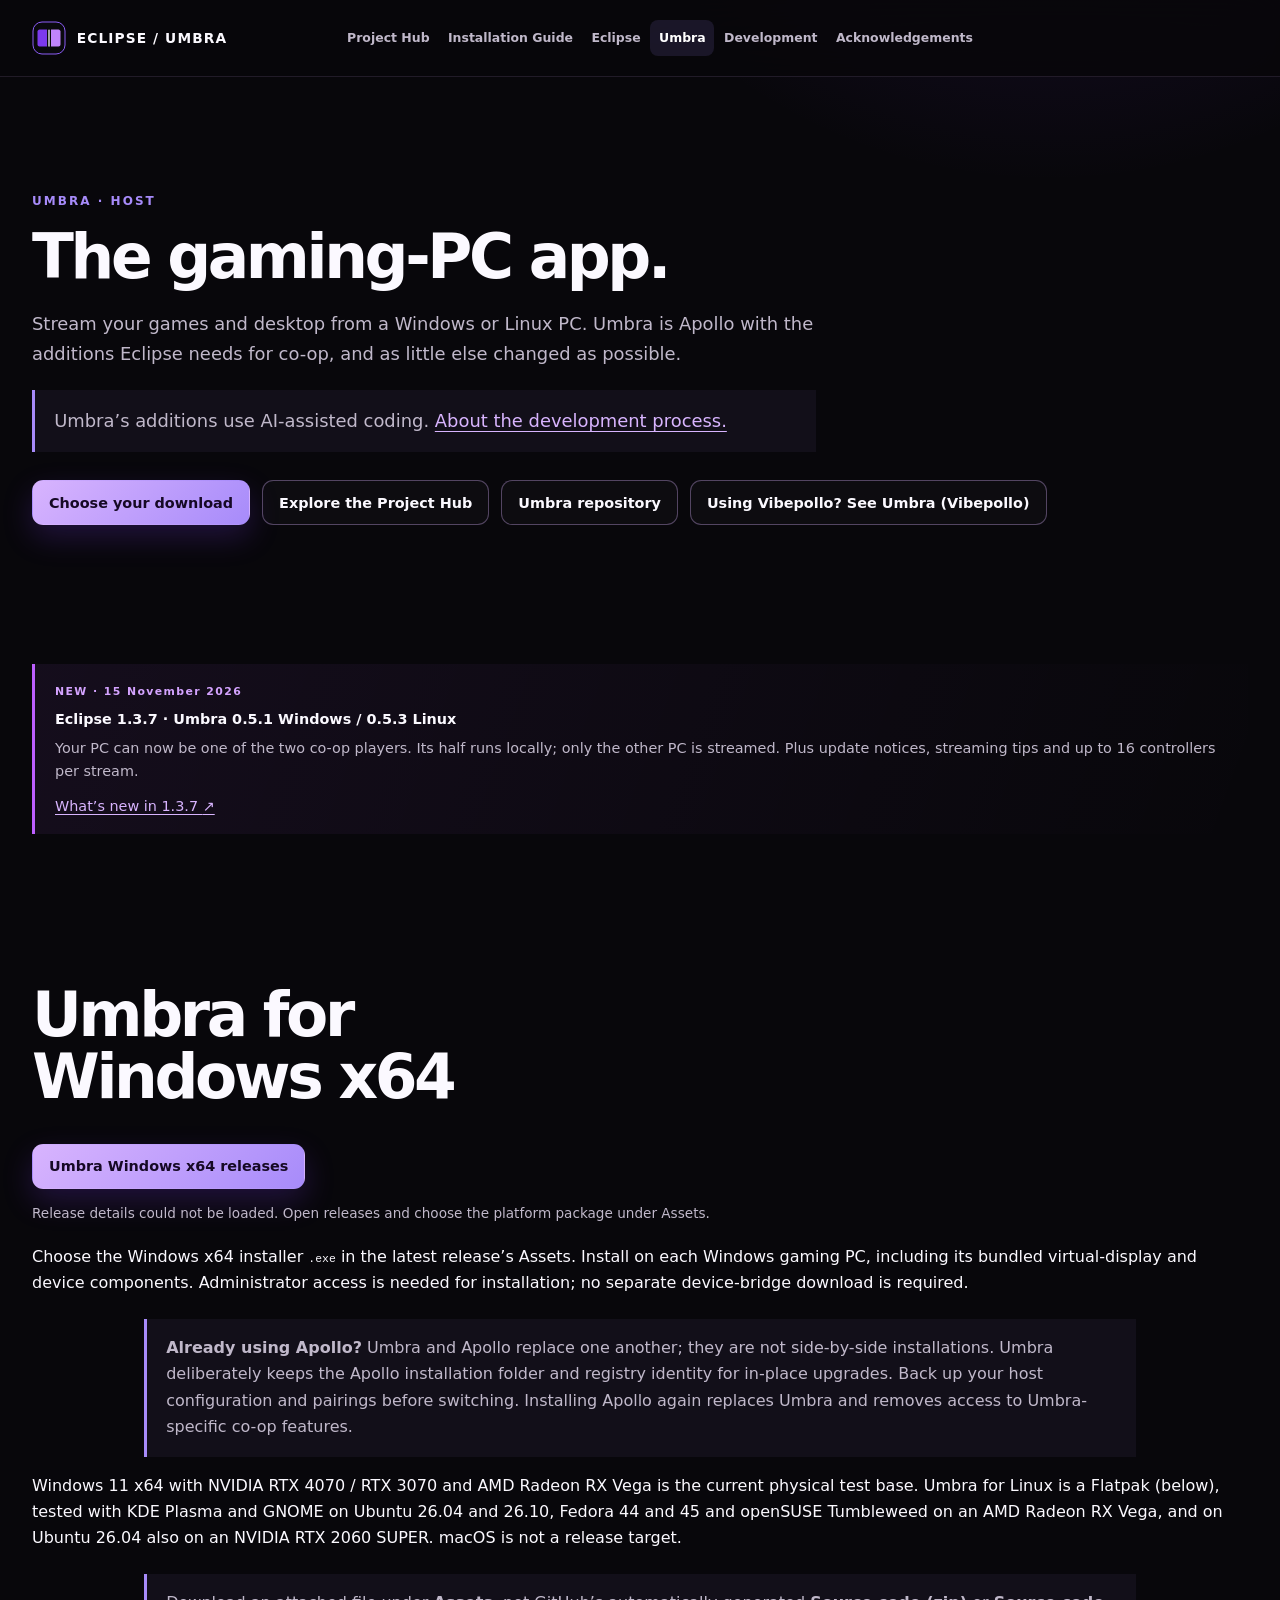
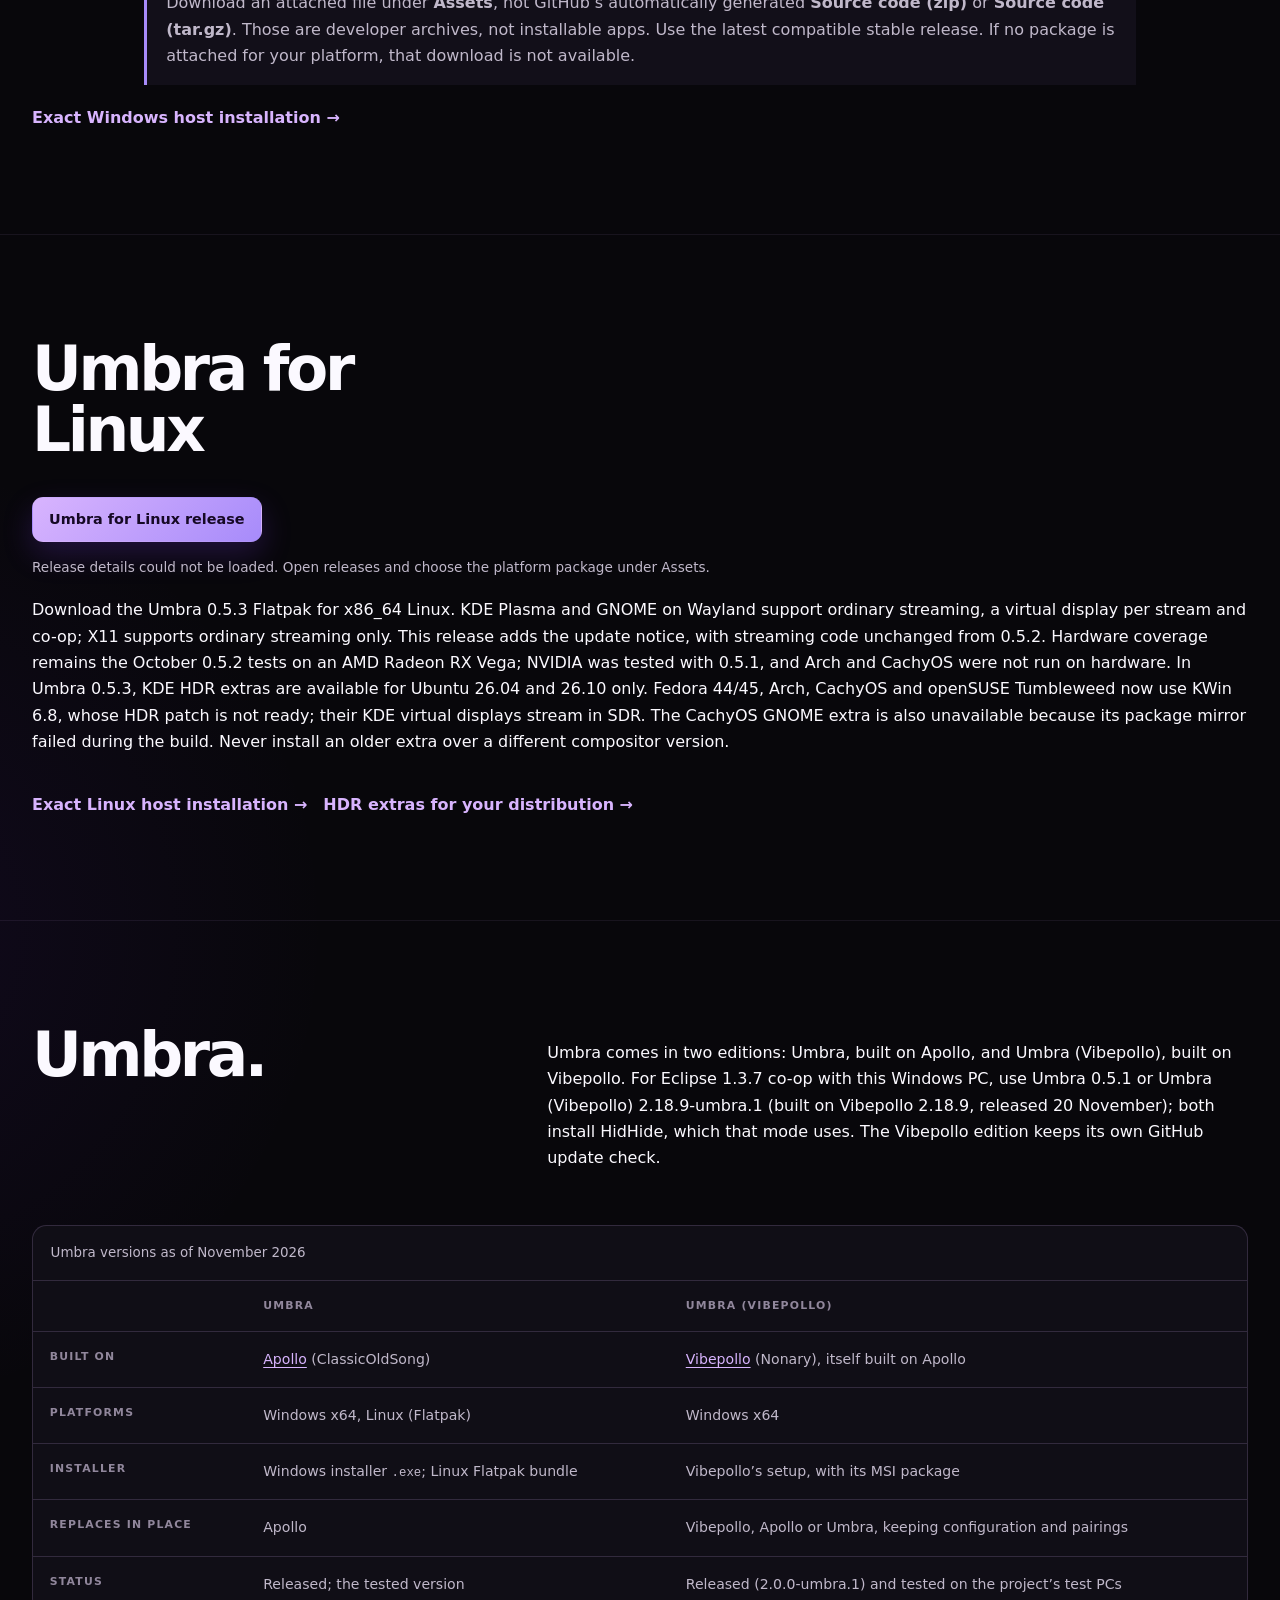
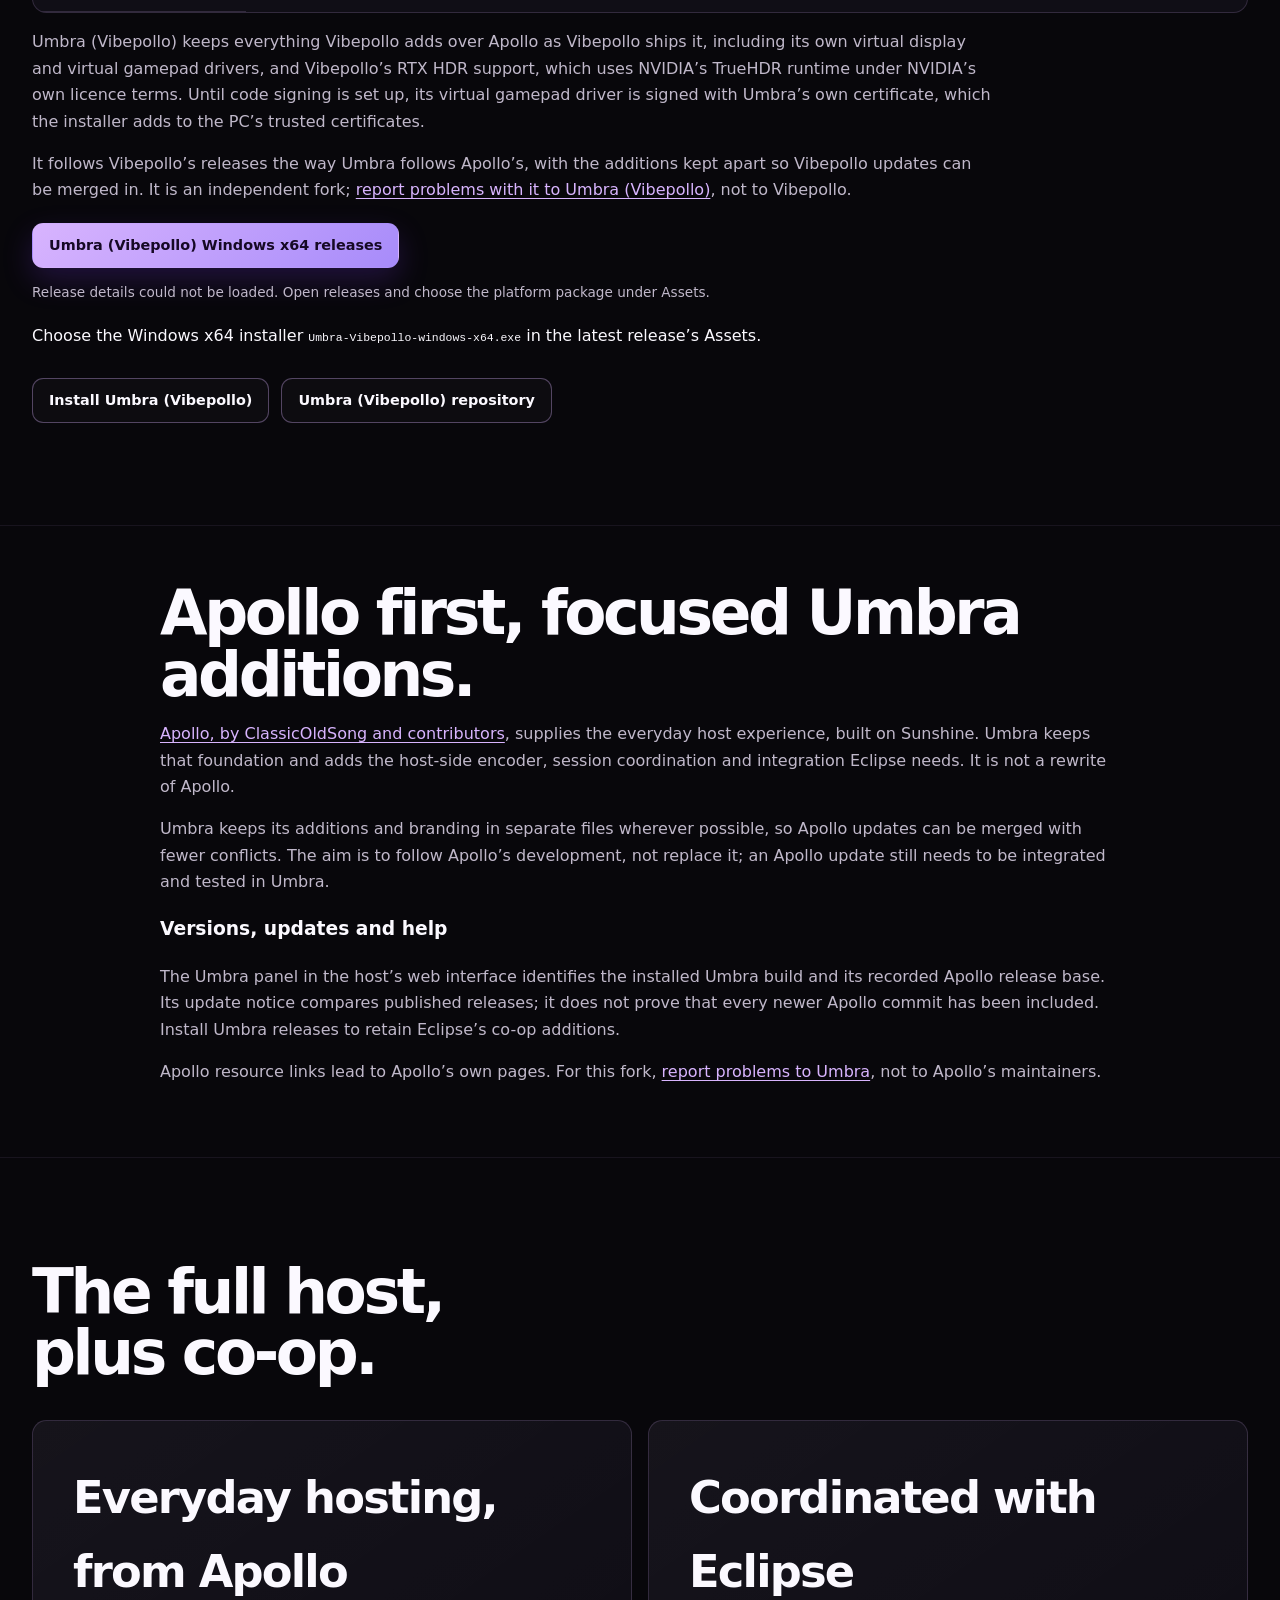
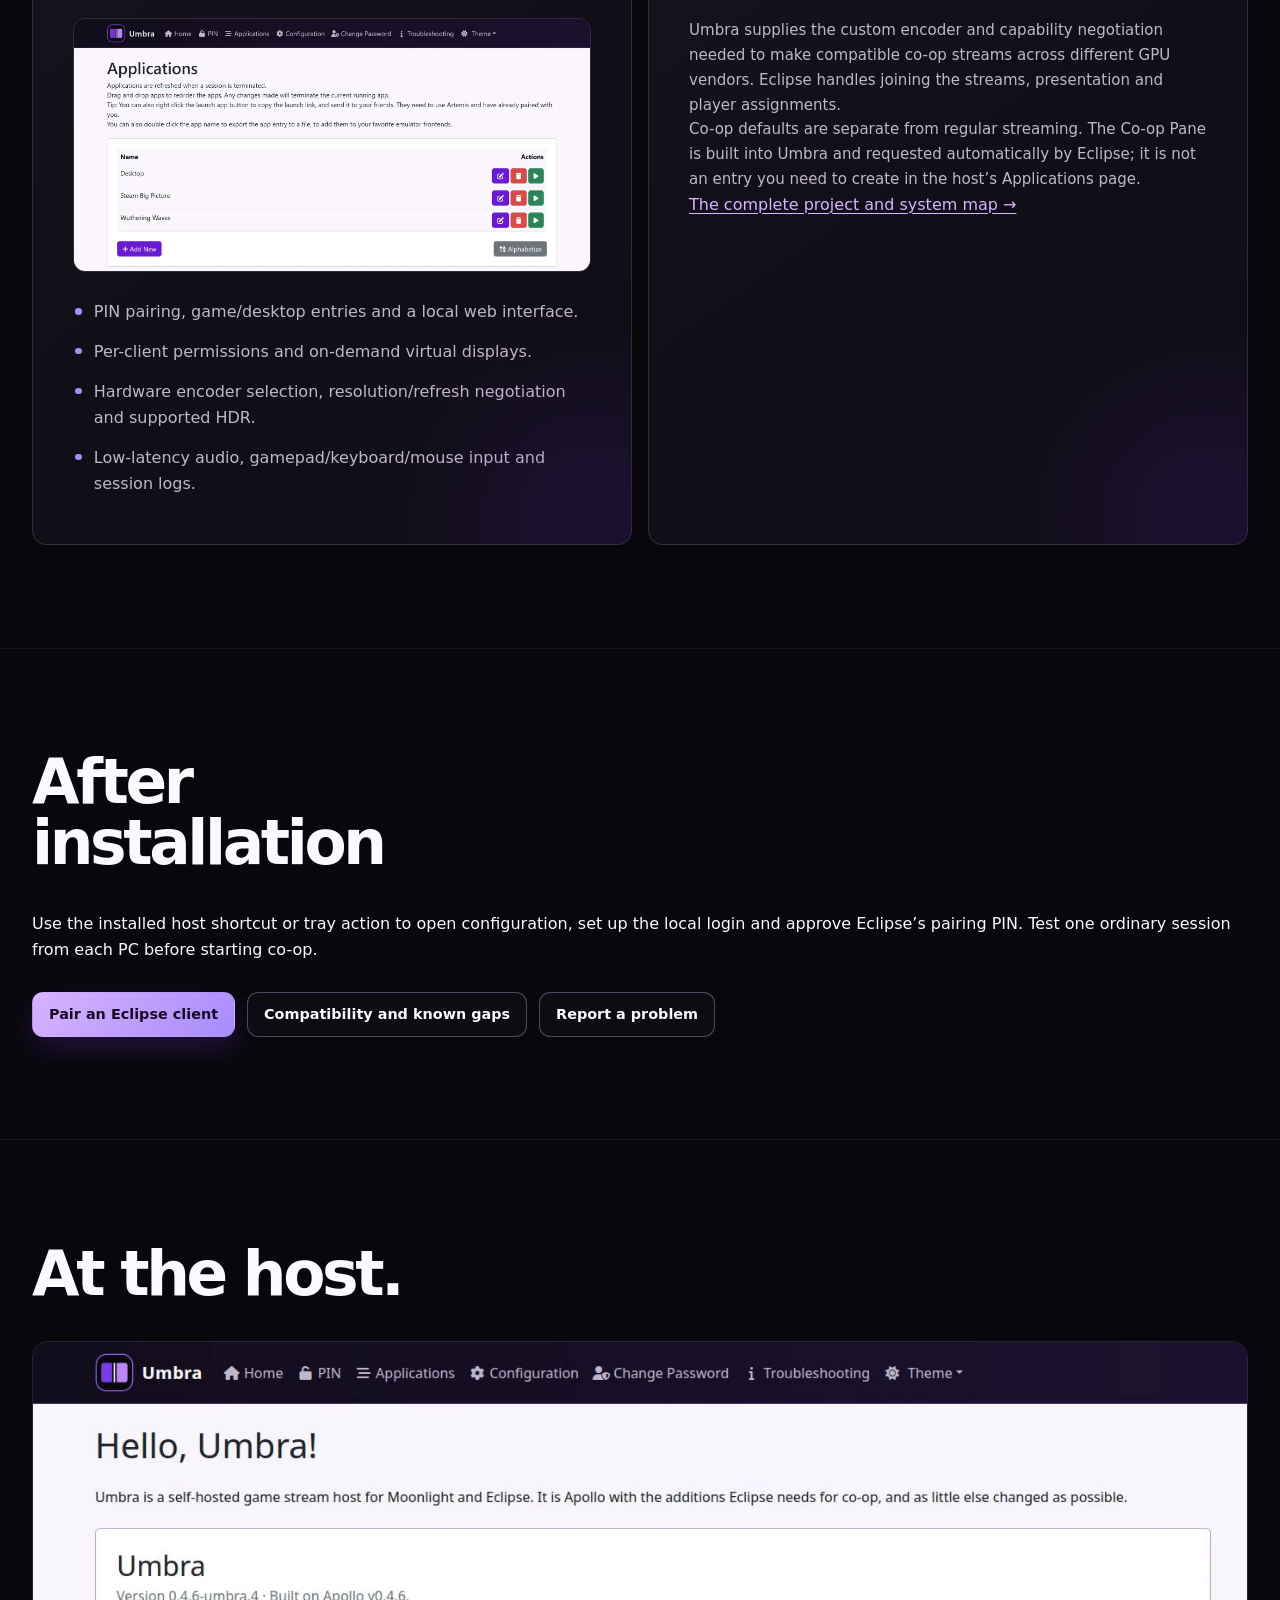
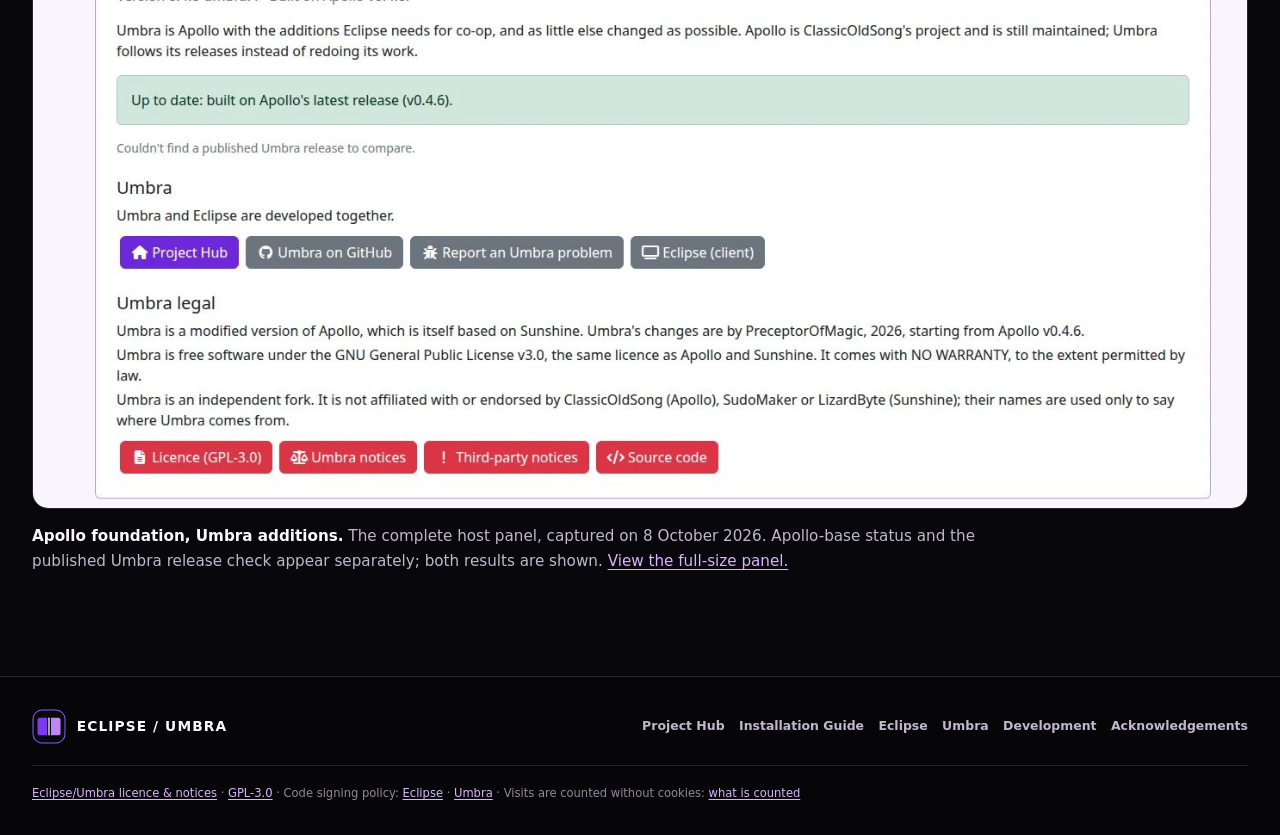
<file: site/umbra.html>
<!doctype html>
<html lang="en-AU">
<head>
  <meta charset="utf-8">
  <meta name="viewport" content="width=device-width, initial-scale=1">
  <meta name="theme-color" content="#08070b">
  <meta name="description" content="Umbra, the gaming-PC host for Windows x64 and Linux (Flatpak, with HDR extras for seven distributions): editions, setup and Eclipse pairing.">
  <meta property="og:type" content="website">
  <meta property="og:title" content="Umbra · host downloads">
  <meta property="og:description" content="Umbra, the gaming-PC host for Windows x64 and Linux (Flatpak, with HDR extras for seven distributions): editions, setup and Eclipse pairing.">
  <meta property="og:url" content="https://preceptorofmagic.github.io/Eclipse-Umbra-Project-Hub/umbra.html">
  <meta property="og:image" content="https://preceptorofmagic.github.io/Eclipse-Umbra-Project-Hub/assets/og-card.png">
  <meta property="og:image:alt" content="Eclipse and Umbra support both one-PC game streaming and two-PC couch co-op.">
  <meta name="twitter:card" content="summary_large_image">
  <meta name="twitter:image" content="https://preceptorofmagic.github.io/Eclipse-Umbra-Project-Hub/assets/og-card.png">
  <meta name="twitter:image:alt" content="Eclipse and Umbra support both one-PC game streaming and two-PC couch co-op.">
  <title>Umbra · host downloads</title>
  <link rel="canonical" href="https://preceptorofmagic.github.io/Eclipse-Umbra-Project-Hub/umbra.html">
  <link rel="icon" href="assets/brand-mark.svg?v=20261001j" type="image/svg+xml">
  <link rel="stylesheet" href="assets/styles.css?v=20261029github-20261008g">
<link rel="stylesheet" href="assets/guide.css">
</head>
<body>
  <a class="skip-link" href="#main">Skip to content</a>
  <header class="site-header">
    <div class="shell nav-row">
      <a class="brand" href="./" aria-label="Eclipse/Umbra Project Hub home"><img src="assets/brand-mark.svg?v=20261001j" alt="" width="36" height="36"><span>ECLIPSE / UMBRA</span></a>
      <nav class="main-nav" aria-label="Primary navigation">
        <a href="./">Project Hub</a><a href="setup.html">Installation Guide</a><a href="eclipse.html">Eclipse</a><a href="umbra.html" aria-current="page">Umbra</a><a href="development.html">Development</a><a href="credits.html">Acknowledgements</a>
      </nav>
      <span class="support-control" aria-label="Support this project">
        <script type="text/javascript" src="https://cdnjs.buymeacoffee.com/1.0.0/button.prod.min.js" data-name="bmc-button" data-slug="PreceptorOfMagic" data-color="#BD5FFF" data-emoji="" data-font="Cookie" data-text="Buy me a coffee" data-outline-color="#000000" data-font-color="#ffffff" data-coffee-color="#FFDD00"></script>
      </span>
    </div>
  </header>
  <main id="main">
<section class="page-hero"><div class="shell"><p class="eyebrow">Umbra · host</p><h1>The gaming-PC app.</h1><p>Stream your games and desktop from a Windows or Linux PC. Umbra is Apollo with the additions Eclipse needs for co-op, and as little else changed as possible.</p><p class="section-note">Umbra’s additions use AI-assisted coding. <a href="development.html#development-process">About the development process.</a></p><div class="hero-actions"><a class="button" href="#windows">Choose your download</a><a class="button-secondary" href="./">Explore the Project Hub</a><a class="button-secondary" href="https://github.com/PreceptorOfMagic/Umbra">Umbra repository</a><a class="button-secondary" href="#editions">Using Vibepollo? See Umbra (Vibepollo)</a></div></div></section>
<!-- generated:release:start -->
<div class="shell release-page"><aside class="release-strip" id="release" aria-label="Latest release"><span class="release-tag">NEW · 15 November 2026</span><p><strong>Eclipse 1.3.7 · Umbra 0.5.1 Windows / 0.5.3 Linux</strong></p><p>Your PC can now be one of the two co-op players. Its half runs locally; only the other PC is streamed. Plus update notices, streaming tips and up to 16 controllers per stream.</p><a href="https://github.com/PreceptorOfMagic/Eclipse/releases/tag/eclipse-v1.3.7">What’s new in 1.3.7 <span aria-hidden="true">↗</span></a></aside></div>
<!-- generated:release:end --><section class="section" id="windows"><div class="shell"><div class="section-head"><h2>Umbra for Windows x64</h2></div><div class="download-control" data-download="umbra-windows"><a class="button" data-download-link href="https://github.com/PreceptorOfMagic/Umbra/releases">Umbra Windows x64 releases</a><p data-download-status aria-live="polite">Open the latest release, expand Assets and choose the package described below. If no release is listed, that package has not been published.</p></div><p>Choose the Windows x64 installer <code>.exe</code> in the latest release’s Assets. Install on each Windows gaming PC, including its bundled virtual-display and device components. Administrator access is needed for installation; no separate device-bridge download is required.</p><p class="section-note"><strong>Already using Apollo?</strong> Umbra and Apollo replace one another; they are not side-by-side installations. Umbra deliberately keeps the Apollo installation folder and registry identity for in-place upgrades. Back up your host configuration and pairings before switching. Installing Apollo again replaces Umbra and removes access to Umbra-specific co-op features.</p><p>Windows 11 x64 with NVIDIA RTX 4070 / RTX 3070 and AMD Radeon RX Vega is the current physical test base. Umbra for Linux is a Flatpak (below), tested with KDE Plasma and GNOME on Ubuntu 26.04 and 26.10, Fedora 44 and 45 and openSUSE Tumbleweed on an AMD Radeon RX Vega, and on Ubuntu 26.04 also on an NVIDIA RTX 2060 SUPER. macOS is not a release target.</p><p class="section-note">Download an attached file under <strong>Assets</strong>, not GitHub’s automatically generated <strong>Source code (zip)</strong> or <strong>Source code (tar.gz)</strong>. Those are developer archives, not installable apps. Use the latest compatible stable release. If no package is attached for your platform, that download is not available.</p><a class="text-link" href="setup.html#umbra-windows">Exact Windows host installation →</a></div></section><section class="section" id="linux"><div class="shell"><div class="section-head"><h2>Umbra for Linux</h2></div><div class="download-control" data-download="umbra-linux"><a class="button" data-download-link href="https://github.com/PreceptorOfMagic/Umbra/releases/tag/umbra-linux-v0.5.3">Umbra for Linux release</a><p data-download-status aria-live="polite">Open the Umbra for Linux release and expand Assets. If no release is listed, that package has not been published.</p></div><p>Download the Umbra 0.5.3 Flatpak for x86_64 Linux. KDE Plasma and GNOME on Wayland support ordinary streaming, a virtual display per stream and co-op; X11 supports ordinary streaming only. This release adds the update notice, with streaming code unchanged from 0.5.2. Hardware coverage remains the October 0.5.2 tests on an AMD Radeon RX Vega; NVIDIA was tested with 0.5.1, and Arch and CachyOS were not run on hardware. In Umbra 0.5.3, KDE HDR extras are available for Ubuntu 26.04 and 26.10 only. Fedora 44/45, Arch, CachyOS and openSUSE Tumbleweed now use KWin 6.8, whose HDR patch is not ready; their KDE virtual displays stream in SDR. The CachyOS GNOME extra is also unavailable because its package mirror failed during the build. Never install an older extra over a different compositor version.</p><a class="text-link" href="setup.html#umbra-linux">Exact Linux host installation →</a><a class="text-link second-link" href="setup.html#umbra-linux-hdr">HDR extras for your distribution →</a></div></section><section class="section" id="editions"><div class="shell"><div class="section-head"><h2>Umbra.</h2><p>Umbra comes in two editions: Umbra, built on Apollo, and Umbra (Vibepollo), built on Vibepollo. For Eclipse 1.3.7 co-op with this Windows PC, use Umbra 0.5.1 or Umbra (Vibepollo) 2.18.9-umbra.1 (built on Vibepollo 2.18.9, released 20 November); both install HidHide, which that mode uses. The Vibepollo edition keeps its own GitHub update check.</p></div><div class="status-table-wrap"><table class="status-table"><caption>Umbra versions as of November 2026</caption><thead><tr><th scope="col"></th><th scope="col">Umbra</th><th scope="col">Umbra (Vibepollo)</th></tr></thead><tbody><tr><th scope="row">Built on</th><td><a href="https://github.com/ClassicOldSong/Apollo">Apollo</a> (ClassicOldSong)</td><td><a href="https://github.com/Nonary/Vibepollo">Vibepollo</a> (Nonary), itself built on Apollo</td></tr><tr><th scope="row">Platforms</th><td>Windows x64, Linux (Flatpak)</td><td>Windows x64</td></tr><tr><th scope="row">Installer</th><td>Windows installer <code>.exe</code>; Linux Flatpak bundle</td><td>Vibepollo&rsquo;s setup, with its MSI package</td></tr><tr><th scope="row">Replaces in place</th><td>Apollo</td><td>Vibepollo, Apollo or Umbra, keeping configuration and pairings</td></tr><tr><th scope="row">Status</th><td>Released; the tested version</td><td>Released (2.0.0-umbra.1) and tested on the project&rsquo;s test PCs</td></tr></tbody></table></div><div class="prose"><p>Umbra (Vibepollo) keeps everything Vibepollo adds over Apollo as Vibepollo ships it, including its own virtual display and virtual gamepad drivers, and Vibepollo&rsquo;s RTX HDR support, which uses NVIDIA&rsquo;s TrueHDR runtime under NVIDIA&rsquo;s own licence terms. Until code signing is set up, its virtual gamepad driver is signed with Umbra&rsquo;s own certificate, which the installer adds to the PC&rsquo;s trusted certificates.</p><p>It follows Vibepollo&rsquo;s releases the way Umbra follows Apollo&rsquo;s, with the additions kept apart so Vibepollo updates can be merged in. It is an independent fork; <a href="https://github.com/PreceptorOfMagic/Umbra-Vibepollo/issues/new">report problems with it to Umbra (Vibepollo)</a>, not to Vibepollo.</p></div><div class="download-control" data-download="umbra-vibepollo-windows"><a class="button" data-download-link href="https://github.com/PreceptorOfMagic/Umbra-Vibepollo/releases">Umbra (Vibepollo) Windows x64 releases</a><p data-download-status aria-live="polite">Open the latest release, expand Assets and choose the package described below. If no release is listed, that package has not been published.</p></div><p>Choose the Windows x64 installer <code>Umbra-Vibepollo-windows-x64.exe</code> in the latest release&rsquo;s Assets.</p><div class="hero-actions"><a class="button-secondary" href="setup.html#umbra-vibepollo">Install Umbra (Vibepollo)</a><a class="button-secondary" href="https://github.com/PreceptorOfMagic/Umbra-Vibepollo">Umbra (Vibepollo) repository</a></div></div></section><section class="section compact-section" id="apollo"><div class="shell prose"><h2>Apollo first, focused Umbra additions.</h2><p><a href="https://github.com/ClassicOldSong/Apollo">Apollo, by ClassicOldSong and contributors</a>, supplies the everyday host experience, built on Sunshine. Umbra keeps that foundation and adds the host-side encoder, session coordination and integration Eclipse needs. It is not a rewrite of Apollo.</p><p>Umbra keeps its additions and branding in separate files wherever possible, so Apollo updates can be merged with fewer conflicts. The aim is to follow Apollo’s development, not replace it; an Apollo update still needs to be integrated and tested in Umbra.</p><h3>Versions, updates and help</h3><p>The Umbra panel in the host’s web interface identifies the installed Umbra build and its recorded Apollo release base. Its update notice compares published releases; it does not prove that every newer Apollo commit has been included. Install Umbra releases to retain Eclipse’s co-op additions.</p><p>Apollo resource links lead to Apollo’s own pages. For this fork, <a href="https://github.com/PreceptorOfMagic/Umbra/issues/new/choose">report problems to Umbra</a>, not to Apollo’s maintainers.</p></div></section><section class="section" id="features"><div class="shell"><div class="section-head"><h2>The full host, plus co-op.</h2></div><div class="project-grid"><article class="project-card"><h3>Everyday hosting, from Apollo</h3><figure class="card-figure"><img src="media/umbra-applications.webp" width="1920" height="938" loading="lazy" alt="Umbra web interface Applications page listing Desktop, Steam Big Picture and a game, each with edit, delete and launch buttons." class="media-still"></figure><ul><li>PIN pairing, game/desktop entries and a local web interface.</li><li>Per-client permissions and on-demand virtual displays.</li><li>Hardware encoder selection, resolution/refresh negotiation and supported HDR.</li><li>Low-latency audio, gamepad/keyboard/mouse input and session logs.</li></ul></article><article class="project-card"><h3>Coordinated with Eclipse</h3><p>Umbra supplies the custom encoder and capability negotiation needed to make compatible co-op streams across different GPU vendors. Eclipse handles joining the streams, presentation and player assignments.</p><p>Co-op defaults are separate from regular streaming. The Co-op Pane is built into Umbra and requested automatically by Eclipse; it is not an entry you need to create in the host’s Applications page.</p><a href="./#how-it-works">The complete project and system map →</a></article></div></div></section><section class="section" id="first-stream"><div class="shell"><div class="section-head"><h2>After installation</h2></div><p>Use the installed host shortcut or tray action to open configuration, set up the local login and approve Eclipse’s pairing PIN. Test one ordinary session from each PC before starting co-op.</p><div class="hero-actions"><a class="button" href="setup.html#pairing">Pair an Eclipse client</a><a class="button-secondary" href="./#status">Compatibility and known gaps</a><a class="button-secondary" href="setup.html#diagnostics">Report a problem</a></div></div></section><section class="section" id="preview"><div class="shell"><div class="section-head"><h2>At the host.</h2></div><figure class="media-figure"><img src="media/umbra-host-home.webp?v=2" width="1410" height="890" loading="lazy" alt="Complete Umbra home panel: version 0.4.6-umbra.4, Apollo v0.4.6 base, green Apollo-base status, and a separate notice that no published Umbra release could be found for comparison." class="media-still"><figcaption><strong>Apollo foundation, Umbra additions.</strong> The complete host panel, captured on 8 October 2026. Apollo-base status and the published Umbra release check appear separately; both results are shown. <a href="media/umbra-host-home.webp?v=2">View the full-size panel.</a></figcaption></figure></div></section>
  </main>
  <footer class="site-footer"><div class="shell"><div class="footer-top"><a class="brand" href="./"><img src="assets/brand-mark.svg?v=20261001j" alt="" width="36" height="36"><span>ECLIPSE / UMBRA</span></a><nav class="footer-nav" aria-label="Footer navigation"><a href="./">Project Hub</a><a href="setup.html">Installation Guide</a><a href="eclipse.html">Eclipse</a><a href="umbra.html">Umbra</a><a href="development.html">Development</a><a href="credits.html">Acknowledgements</a></nav></div><p class="legal-line"><a href="licence.html">Eclipse/Umbra licence &amp; notices</a> · <a href="licence.html#gpl">GPL-3.0</a> · Code signing policy: <a href="https://github.com/PreceptorOfMagic/Eclipse/blob/main/CODE_SIGNING_POLICY.md">Eclipse</a> · <a href="https://github.com/PreceptorOfMagic/Umbra/blob/release/umbra-0.5/CODE_SIGNING_POLICY.md">Umbra</a> · Visits are counted without cookies: <a href="https://github.com/PreceptorOfMagic/Eclipse-Umbra-Project-Hub/blob/main/analytics/README.md">what is counted</a></p></div></footer>
  <script type="module" src="assets/downloads.mjs"></script>
<script type="module" src="assets/count.mjs"></script>
<script type="module" src="assets/guide.mjs"></script>
</body>
</html>
</file>
<file: site/assets/styles.css>
:root{color-scheme:dark;--page:#08070b;--surface:#100e16;--raised:#17131f;--soft:#21182e;--ink:#fbf9ff;--muted:#c0b8ca;--quiet:#91879c;--line:rgba(216,180,254,.17);--line-strong:rgba(216,180,254,.34);--accent:#a78bfa;--accent-bright:#d8b4fe;--accent-deep:#6d28d9;--good:#86efac;--open:#fcd34d;--radius:.9rem;--radius-lg:1.5rem;--measure:76rem;--shadow:0 30px 90px rgba(0,0,0,.38)}
*,*::before,*::after{box-sizing:border-box}html{scroll-behavior:smooth;scroll-padding-top:6rem}body{min-width:20rem;margin:0;overflow-x:hidden;background:radial-gradient(circle at 82% -5%,rgba(124,58,237,.22),transparent 34rem),radial-gradient(circle at -12% 35%,rgba(91,33,182,.11),transparent 30rem),var(--page);color:var(--ink);font-family:Inter,ui-sans-serif,system-ui,-apple-system,BlinkMacSystemFont,"Segoe UI",sans-serif;line-height:1.65;text-rendering:optimizeLegibility}a{color:var(--accent-bright);text-decoration-thickness:.08em;text-underline-offset:.2em}a:hover{color:#fff}img,video{display:block;max-width:100%}button,a{-webkit-tap-highlight-color:transparent}:focus-visible{outline:3px solid var(--accent-bright);outline-offset:4px}.skip-link{position:fixed;z-index:200;top:.7rem;left:.7rem;padding:.65rem 1rem;transform:translateY(-160%);border-radius:.5rem;background:#fff;color:#111;font-weight:800}.skip-link:focus{transform:none}.shell{width:min(calc(100% - 2rem),var(--measure));margin-inline:auto}
.site-header{position:sticky;z-index:100;top:0;border-bottom:1px solid rgba(216,180,254,.12);background:rgba(8,7,11,.9);backdrop-filter:blur(20px) saturate(130%)}.nav-row{display:flex;min-height:4.75rem;align-items:center;gap:.75rem}.brand{display:inline-flex;flex:0 0 auto;align-items:center;gap:.65rem;color:var(--ink);font-size:.86rem;font-weight:900;letter-spacing:.08em;text-decoration:none}.brand img{width:2.15rem;height:2.15rem}.main-nav{display:flex;min-width:0;flex:1;align-items:center;justify-content:center;gap:.05rem}.main-nav a{padding:.48rem .55rem;border-radius:.5rem;color:var(--muted);font-size:.78rem;font-weight:750;white-space:nowrap;text-decoration:none}.main-nav a:hover,.main-nav a[aria-current=page]{background:rgba(167,139,250,.12);color:#fff}.support-control{display:flex;min-width:9.7rem;justify-content:flex-end}.support-control .bmc-btn-container{margin:0!important}.support-control .bmc-btn{min-width:9.5rem!important;height:2.45rem!important;padding:0 .85rem!important;border:1px solid rgba(255,255,255,.18)!important;border-radius:.65rem!important;box-shadow:none!important;font-size:1rem!important;white-space:nowrap}.support-control .bmc-btn-text{font-size:1rem!important}
.button,.button-secondary{display:inline-flex;min-height:2.8rem;align-items:center;justify-content:center;gap:.5rem;padding:.72rem 1rem;border:1px solid transparent;border-radius:.7rem;font-size:.9rem;font-weight:850;line-height:1;text-decoration:none;transition:transform 160ms ease,border-color 160ms ease,background 160ms ease}.button{background:linear-gradient(135deg,var(--accent-bright),var(--accent));box-shadow:0 12px 30px rgba(124,58,237,.22);color:#160925}.button:hover{transform:translateY(-2px);color:#08030e}.button-secondary{border-color:var(--line-strong);background:rgba(255,255,255,.025);color:var(--ink)}.button-secondary:hover{transform:translateY(-2px);border-color:var(--accent);background:rgba(167,139,250,.08)}
.hero{position:relative;padding:clamp(4rem,9vw,8rem) 0 4rem}.hero::before{position:absolute;z-index:-1;top:4rem;left:50%;width:min(90vw,70rem);height:32rem;transform:translateX(-50%);border-radius:50%;background:rgba(109,40,217,.13);content:"";filter:blur(105px)}.hero-grid{display:grid;align-items:center;gap:clamp(1.75rem,3vw,2.5rem);grid-template-columns:minmax(0,.9fr) minmax(27rem,1.1fr)}.eyebrow{margin:0 0 .9rem;color:var(--accent);font-size:.75rem;font-weight:900;letter-spacing:.17em;text-transform:uppercase}.hero h1{max-width:12ch;margin:0;font-size:clamp(3rem,6.8vw,6.6rem);font-weight:930;letter-spacing:-.07em;line-height:.94}.hero h1 span{display:block;margin-top:.16em;background:linear-gradient(115deg,#fff 0%,var(--accent-bright) 44%,var(--accent) 100%);-webkit-background-clip:text;background-clip:text;color:transparent;font-size:.56em;letter-spacing:-.045em;line-height:1.02}.hero-copy{max-width:39rem;margin:1.6rem 0 0;color:var(--muted);font-size:clamp(1.06rem,1.6vw,1.24rem)}.hero-copy strong{color:#fff}.hero-actions{display:flex;flex-wrap:wrap;gap:.75rem;margin-top:1.8rem}.platform-pills{display:flex;padding:0;margin:1.45rem 0 0;flex-wrap:wrap;gap:.5rem;list-style:none}.platform-pills li{padding:.36rem .65rem;border:1px solid var(--line);border-radius:99px;background:rgba(167,139,250,.06);color:var(--muted);font-size:.73rem;font-weight:750}.hero-visual{margin:0}.hero-visual img{width:100%;height:auto;border:1px solid var(--line);border-radius:var(--radius-lg);box-shadow:var(--shadow)}.hero-visual figcaption{margin-top:.65rem;color:var(--quiet);font-size:.78rem;text-align:center}.lineage-strip{margin-top:4rem;padding:1.1rem 1.3rem;border:1px solid var(--line);border-radius:var(--radius);background:rgba(255,255,255,.02);color:var(--muted);text-align:center}.lineage-strip strong{color:var(--ink)}
.page-hero{padding:clamp(4.5rem,9vw,8rem) 0}.page-hero h1,.section h2{margin:0;font-size:clamp(2.35rem,4.8vw,4.65rem);font-weight:900;letter-spacing:-.055em;line-height:1}.page-hero p:not(.eyebrow){max-width:49rem;margin:1.35rem 0 0;color:var(--muted);font-size:1.12rem}.page-hero .hero-actions{margin-top:1.8rem}.product-hero{padding-bottom:5rem}.product-hero-grid{display:grid;align-items:center;gap:3rem;grid-template-columns:1fr auto}.product-mark{display:grid;width:clamp(12rem,23vw,19rem);aspect-ratio:1;place-items:center;border:1px solid var(--line-strong);border-radius:28%;box-shadow:var(--shadow);font-size:clamp(5rem,13vw,10rem);font-weight:950;line-height:1}.client-mark{background:radial-gradient(circle at 65% 30%,rgba(216,180,254,.28),transparent 24%),linear-gradient(145deg,#4c1d95,#120b1c)}.host-mark{background:radial-gradient(circle at 32% 67%,rgba(216,180,254,.28),transparent 24%),linear-gradient(145deg,#120b1c,#7e22ce)}
.section{padding:clamp(4.3rem,8vw,7.5rem) 0}.section+.section{border-top:1px solid rgba(216,180,254,.08)}.compact-section{padding-block:3.5rem}.section-head{display:grid;margin-bottom:2.3rem;gap:1.25rem 3rem;grid-template-columns:minmax(0,.8fr) minmax(22rem,1.2fr)}.section-lede{max-width:48rem;margin:0;color:var(--muted);font-size:1.07rem}.section-note{max-width:62rem;margin:1.4rem auto 0;padding:1rem 1.2rem;border-left:3px solid var(--accent);background:rgba(167,139,250,.06);color:var(--muted)}
.card-grid,.feature-grid{display:grid;gap:1rem;grid-template-columns:repeat(3,minmax(0,1fr))}.feature-grid{grid-template-columns:repeat(4,minmax(0,1fr))}.mode-grid,.project-grid,.credit-grid{display:grid;gap:1rem;grid-template-columns:repeat(2,minmax(0,1fr))}.card,.feature-card,.project-card,.credit-card,.download-card{border:1px solid var(--line);border-radius:var(--radius);background:linear-gradient(145deg,rgba(255,255,255,.025),transparent 55%),var(--surface)}.card,.feature-card,.credit-card,.download-card{padding:1.5rem}.project-card{position:relative;padding:clamp(1.6rem,4vw,2.5rem);overflow:hidden}.project-card::after{position:absolute;right:-5rem;bottom:-6rem;width:15rem;height:15rem;border-radius:50%;background:var(--accent-deep);content:"";filter:blur(72px);opacity:.17}.card-number,.platform-icon{display:grid;width:2.5rem;height:2.5rem;margin-bottom:1rem;place-items:center;border:1px solid var(--line-strong);border-radius:.65rem;background:rgba(124,58,237,.14);color:var(--accent-bright);font-size:.76rem;font-weight:900}.card h3,.feature-card h3,.credit-card h3,.download-card h3{margin:0 0 .5rem;font-size:1.2rem;letter-spacing:-.025em}.card p,.feature-card p,.credit-card p,.download-card p,.project-card p{margin:0;color:var(--muted);font-size:.94rem}.download-card{display:flex;min-height:20rem;flex-direction:column}.download-card .button{margin-top:auto}.project-kicker{margin:0 0 1rem!important;color:var(--accent)!important;font-size:.72rem!important;font-weight:900;letter-spacing:.14em;text-transform:uppercase}.project-card h3{margin:0 0 .55rem;font-size:clamp(1.8rem,3.5vw,3rem);letter-spacing:-.04em}.project-card ul,.clean-list{padding:0;margin:1.25rem 0 0;list-style:none}.project-card li{position:relative;padding:.42rem 0 .42rem 1.3rem;color:var(--muted)}.project-card li::before{position:absolute;top:1rem;left:.15rem;width:.4rem;height:.4rem;border-radius:50%;background:var(--accent);content:""}.text-link{display:inline-flex;margin-top:1.25rem;align-items:center;gap:.3rem;font-weight:850;text-decoration:none}.second-link{margin-left:1rem}.lead-credit{padding:clamp(1.7rem,4vw,2.6rem)}.lead-credit h3{font-size:2rem}.lineage-grid{grid-template-columns:repeat(3,minmax(0,1fr))}
.mode-card{padding:1.25rem;border:1px solid var(--line);border-radius:var(--radius);background:var(--surface)}.mode-screen{display:grid;height:14rem;margin-bottom:1.2rem;overflow:hidden;border:.5rem solid #292330;border-radius:.6rem;background:#000}.mode-screen.vertical{grid-template-columns:1fr 1fr}.mode-screen.horizontal{grid-template-rows:1fr 1fr}.mode-screen span{display:grid;place-items:center;background:radial-gradient(circle at 65% 35%,rgba(255,255,255,.24),transparent 20%),linear-gradient(145deg,#6d28d9,#23103d);color:rgba(255,255,255,.78);font-size:.75rem;font-weight:900;letter-spacing:.12em}.mode-screen span+span{border-left:2px solid rgba(255,255,255,.75);background:radial-gradient(circle at 38% 62%,rgba(255,255,255,.2),transparent 21%),linear-gradient(145deg,#32145a,#a855f7)}.mode-screen.horizontal span+span{border-top:2px solid rgba(255,255,255,.75);border-left:0}.mode-card h3{margin:0}.mode-card p{margin:.3rem 0 0;color:var(--muted)}
.architecture{display:grid;align-items:stretch;gap:.7rem;grid-template-columns:1fr auto 1fr auto 1fr}.architecture-node{display:flex;min-height:11rem;padding:1.3rem;flex-direction:column;justify-content:space-between;border:1px solid var(--line);border-radius:var(--radius);background:var(--surface)}.architecture-node small{color:var(--accent);font-size:.68rem;font-weight:900;letter-spacing:.13em;text-transform:uppercase}.architecture-node strong{display:block;margin-top:.25rem;font-size:1.15rem}.architecture-node p{margin:.8rem 0 0;color:var(--muted);font-size:.86rem}.architecture-arrow{display:grid;min-width:1.6rem;place-items:center;color:var(--accent);font-size:1.5rem;font-weight:900}
.media-section{background:linear-gradient(180deg,transparent,rgba(109,40,217,.045),transparent)}.showcase-placeholder{position:relative;display:grid;min-height:22rem;overflow:hidden;border:1px dashed var(--line-strong);border-radius:var(--radius-lg);background:linear-gradient(135deg,rgba(124,58,237,.18),transparent 56%),#0a0910;box-shadow:var(--shadow)}.showcase-placeholder-wide{aspect-ratio:16/9}.placeholder-grid{display:grid;min-height:100%;grid-template-columns:1fr 1fr}.placeholder-three{grid-template-columns:1fr 1fr 1fr}.placeholder-grid span{display:grid;place-items:center;background:radial-gradient(circle at 65% 35%,rgba(216,180,254,.2),transparent 18%),linear-gradient(145deg,#26123f,#0d0b13);color:rgba(255,255,255,.25);font-size:clamp(.65rem,1.4vw,.9rem);font-weight:900;letter-spacing:.13em;text-align:center}.placeholder-grid span+span{border-left:2px solid rgba(255,255,255,.4);background:radial-gradient(circle at 38% 62%,rgba(167,139,250,.22),transparent 18%),linear-gradient(145deg,#110d19,#3c1766)}.placeholder-copy{position:absolute;right:0;bottom:0;left:0;display:flex;padding:clamp(1rem,3vw,2rem);flex-direction:column;align-items:flex-start;gap:.4rem;background:linear-gradient(transparent,rgba(5,5,7,.97))}.placeholder-copy strong{max-width:35ch;font-size:clamp(1.25rem,3vw,2.3rem);letter-spacing:-.035em;line-height:1.06}.placeholder-copy small{max-width:76ch;color:var(--muted);font-size:.8rem;font-weight:650}.media-type{display:inline-flex;padding:.3rem .52rem;border:1px solid var(--line);border-radius:99px;color:var(--accent-bright);font-size:.65rem;font-weight:900;letter-spacing:.11em;text-transform:uppercase}.ui-silhouette{display:grid;min-height:100%;padding:3rem 2rem 8rem;align-content:center;gap:.85rem}.ui-silhouette span{height:2.2rem;border:1px solid var(--line-strong);border-radius:.65rem;background:rgba(167,139,250,.1)}.ui-silhouette span:nth-child(2){width:78%}.ui-silhouette span:nth-child(3){width:54%}.film-timeline{display:grid;padding:clamp(2rem,7vw,6rem) clamp(1rem,5vw,4rem) 8rem;align-content:center;gap:.7rem;grid-template-columns:5fr 7fr 12fr 10fr 16fr}.film-timeline span{height:clamp(3rem,9vw,7rem);border:1px solid var(--line-strong);border-radius:.6rem;background:linear-gradient(145deg,rgba(109,40,217,.45),rgba(15,12,22,.8))}
.status-table-wrap{overflow-x:auto;border:1px solid var(--line);border-radius:var(--radius);background:var(--surface)}.status-table{width:100%;min-width:56rem;border-collapse:collapse}.status-table caption{padding:1rem 1.1rem;border-bottom:1px solid var(--line);color:var(--muted);font-size:.84rem;text-align:left}.status-table th,.status-table td{padding:1rem 1.05rem;border-bottom:1px solid var(--line);text-align:left;vertical-align:top}.status-table tr:last-child td{border-bottom:0}.status-table th{color:var(--quiet);font-size:.68rem;font-weight:900;letter-spacing:.11em;text-transform:uppercase}.status-table td{color:var(--muted);font-size:.88rem}.status-table td:first-child{color:var(--ink);font-weight:850}.tag{display:inline-flex;padding:.26rem .48rem;border:1px solid currentColor;border-radius:99px;font-size:.64rem;font-weight:900;letter-spacing:.06em;line-height:1;text-transform:uppercase}.tag-tested{color:var(--good)}.tag-open{color:var(--open)}
.callout{display:grid;padding:clamp(1.5rem,4vw,2.5rem);align-items:center;gap:1.5rem 3rem;border:1px solid var(--line-strong);border-radius:var(--radius-lg);background:radial-gradient(circle at 100% 50%,rgba(167,139,250,.18),transparent 35%),var(--raised);grid-template-columns:1fr auto}.callout h3{margin:0 0 .5rem;font-size:clamp(1.7rem,3.5vw,2.7rem);letter-spacing:-.04em;line-height:1.05}.callout p{max-width:50rem;margin:0;color:var(--muted)}.report-callout{margin-top:1.25rem}.stacked-actions{display:grid;gap:.65rem}.info-box{margin-top:1.25rem;padding:1.25rem;border:1px solid var(--line);border-radius:var(--radius);background:rgba(167,139,250,.06)}.info-box p{margin:.25rem 0 0;color:var(--muted)}.large-info{padding:1.7rem}.mini-actions{display:flex;margin-top:1rem;flex-wrap:wrap;gap:1rem}.step-list{display:grid;padding:0;margin:0;gap:1rem;list-style:none}.step-list li{display:grid;padding:1.4rem;border:1px solid var(--line);border-radius:var(--radius);background:var(--surface);gap:1rem;grid-template-columns:auto 1fr}.step-list>li>span{display:grid;width:2.6rem;height:2.6rem;place-items:center;border:1px solid var(--line-strong);border-radius:.65rem;background:rgba(124,58,237,.14);color:var(--accent-bright);font-size:.76rem;font-weight:900}.step-list h3{margin:0}.step-list p{margin:.25rem 0 0;color:var(--muted)}.prose{max-width:60rem}.prose p{color:var(--muted)}
.site-footer{padding:2rem 0;border-top:1px solid var(--line);background:rgba(0,0,0,.2)}.footer-top{display:flex;align-items:center;justify-content:space-between;gap:1.5rem}.footer-nav{display:flex;flex-wrap:wrap;justify-content:flex-end;gap:.25rem .9rem}.footer-nav a{color:var(--muted);font-size:.78rem;font-weight:700;text-decoration:none}.footer-nav a:hover{color:#fff}.legal-line{margin:1.35rem 0 0;padding-top:1.1rem;border-top:1px solid var(--line);color:var(--quiet);font-size:.72rem}
@media(max-width:74rem){.nav-row{flex-wrap:wrap;padding:.65rem 0}.main-nav{order:3;width:100%;flex-basis:100%;justify-content:flex-start;overflow-x:auto}.support-control{margin-left:auto}.hero-grid{grid-template-columns:1fr}.hero-visual{max-width:58rem}.feature-grid{grid-template-columns:repeat(2,minmax(0,1fr))}}
@media(max-width:52rem){.section-head{grid-template-columns:1fr}.card-grid,.mode-grid,.project-grid,.credit-grid,.lineage-grid{grid-template-columns:1fr}.architecture{grid-template-columns:1fr}.architecture-arrow{min-height:1.5rem;transform:rotate(90deg)}.product-hero-grid{grid-template-columns:1fr}.product-mark{width:min(55vw,15rem)}.callout{grid-template-columns:1fr}.footer-top{align-items:flex-start;flex-direction:column}.footer-nav{justify-content:flex-start}.showcase-placeholder{min-height:24rem;aspect-ratio:auto}}
@media(max-width:36rem){.shell{width:min(calc(100% - 1.25rem),var(--measure))}.brand span{font-size:.74rem}.support-control{min-width:0}.support-control .bmc-btn{min-width:8.3rem!important}.main-nav a{font-size:.75rem}.hero{padding-top:3.7rem}.hero h1{font-size:3.05rem}.feature-grid{grid-template-columns:1fr}.placeholder-three{grid-template-columns:1fr}.placeholder-grid span+span{border-top:1px solid rgba(255,255,255,.35);border-left:0}.placeholder-copy small{font-size:.73rem}.step-list li{grid-template-columns:1fr}.second-link{margin-left:0}.status-table{min-width:48rem}}
@media(prefers-reduced-motion:reduce){html{scroll-behavior:auto}.button,.button-secondary{transition:none}}

/* Two crops of the same illustrated source: retain the artwork, give each mode room. */
.hero-illustrations{display:grid;gap:1rem;min-width:0}
.hero-diagram-row{display:block;width:100%;height:auto;aspect-ratio:1216 / 450;overflow:hidden;border:1px solid var(--line);border-radius:var(--radius-lg);box-shadow:var(--shadow)}
.hero-diagram-coop{aspect-ratio:1216 / 530}
.hero-illustrations figcaption{margin:0}

/* Documentation and platform downloads */
:target{scroll-margin-top:9rem}.instructions{max-width:76ch;padding-left:1.5rem}.instructions li{margin:.9rem 0;color:var(--muted)}.instructions strong{color:var(--ink)}pre{max-width:100%;overflow-x:auto;padding:1.2rem;border:1px solid var(--line);border-radius:.75rem;background:#08070b}code{font-size:.88em;overflow-wrap:anywhere}.download-control{margin:1.2rem 0}.download-control p{font-size:.85rem;color:var(--muted)}.download-github{display:block;width:fit-content;margin-top:.65rem;font-size:.9rem;font-weight:750}.download-card .button{line-height:1.3;overflow-wrap:anywhere}.download-card code{word-break:break-word}.technical-flow,.milestone-list{list-style:none;padding:0;display:grid;gap:1rem}.technical-flow li,.milestone-list li{padding:1.5rem;border:1px solid var(--line);border-radius:var(--radius);background:var(--surface)}.technical-flow strong{color:var(--accent-bright);font-size:1.15rem}.technical-flow p,.milestone-list p{margin:.5rem 0 0;color:var(--muted)}.milestone-list li{display:grid;grid-template-columns:12rem 1fr;gap:1rem}.milestone-list time{color:var(--accent-bright);font-weight:750}.milestone-list h3{margin:0}.media-slot{margin:0;min-height:24rem;grid-template-rows:10rem auto}.media-slot .placeholder-copy{position:static;background:var(--surface);min-width:0}.media-slot .placeholder-grid{min-height:10rem}.media-slot .placeholder-copy strong{font-size:1.6rem}.media-slot .placeholder-copy small{line-height:1.6}.showcase-placeholder-wide{aspect-ratio:auto;grid-template-rows:minmax(16rem,1fr) auto}.showcase-placeholder-wide .placeholder-copy{position:static;background:var(--surface)}.showcase-placeholder-wide .placeholder-grid{min-height:16rem}
@media(max-width:52rem){.milestone-list li{grid-template-columns:1fr}.media-slot{min-height:0}.showcase-placeholder-wide .placeholder-grid{min-height:12rem}}

/* Native, keyboard-accessible details keep the feature and engineering guides scannable. */
.catalogue-heading{margin:2.4rem 0 1rem;font-size:1.5rem;letter-spacing:-.025em}
.catalogue-intro{max-width:76ch;color:var(--muted)}
.disclosure-grid{display:grid;grid-template-columns:repeat(2,minmax(0,1fr));gap:1rem;align-items:start}
.disclosure-stack{display:grid;gap:.8rem}
.disclosure{min-width:0;border:1px solid var(--line);border-radius:var(--radius);background:var(--surface);scroll-margin-top:10rem}
.disclosure summary{position:relative;padding:1.25rem 3.25rem 1.25rem 1.4rem;cursor:pointer;list-style:none;border-radius:var(--radius)}
.disclosure summary::-webkit-details-marker{display:none}
.disclosure summary::after{position:absolute;right:1.3rem;top:1.25rem;content:"+";color:var(--accent-bright);font-size:1.35rem;line-height:1.3}
.disclosure[open]>summary::after{content:"−"}
.disclosure summary:hover{background:rgba(167,139,250,.055)}
.disclosure-title{display:block;font-size:1.08rem;font-weight:800;line-height:1.45;color:var(--ink)}
.disclosure-hint{display:block;margin-top:.35rem;color:var(--muted);font-size:.9rem;line-height:1.55}
.disclosure[open]>summary{border-bottom:1px solid var(--line);border-bottom-left-radius:0;border-bottom-right-radius:0}
.disclosure-body{max-width:90ch;padding:1.25rem 1.4rem 1.5rem;color:var(--muted);overflow-wrap:anywhere}
.disclosure-wide>.disclosure-body{max-width:none}
.extra-table{min-width:46rem}.extra-table .download-control{margin:0}.extra-table .button-secondary{min-height:2.35rem;padding:.55rem .85rem;font-size:.82rem}.extra-table .download-control p{margin:.45rem 0 0;color:var(--quiet);font-size:.76rem;overflow-wrap:anywhere}.extra-meta{margin:.6rem 0 0;color:var(--muted);font-size:.8rem}.extra-note{color:var(--quiet);font-size:.86rem}
.disclosure-wide .disclosure-body>p,.disclosure-wide .disclosure-body>ul{max-width:90ch}
.disclosure-wide .status-table th,.disclosure-wide .status-table td{overflow-wrap:normal}.disclosure-wide .status-table td:first-child{min-width:10rem}.disclosure-wide .status-table td:nth-child(2){min-width:8.5rem}
.disclosure-body h3,.disclosure-body h4{margin:1.5rem 0 .5rem;color:var(--ink);font-size:1.12rem;line-height:1.4;letter-spacing:-.015em}
.disclosure-body>:first-child{margin-top:0}
.disclosure-body>:last-child{margin-bottom:0}
.disclosure-body p{margin:.7rem 0 1rem}
.disclosure-body li{margin:.6rem 0}
.disclosure-body ul,.disclosure-body ol{padding-left:1.4rem}
.disclosure-body .tag{margin-left:.3rem;vertical-align:middle}
.source-note{padding-top:1rem;border-top:1px solid var(--line);font-size:.85rem}
.section-jumps{display:flex;gap:.6rem 1.25rem;flex-wrap:wrap;margin-top:2rem;font-size:.9rem}
@media(max-width:52rem){.disclosure-grid{grid-template-columns:1fr}.disclosure summary{padding-left:1rem}.disclosure-body{padding:1.1rem 1rem 1.3rem}}

/* Retained development activity is aggregate metadata, not a live analytics widget. */
.activity-card{margin:1.7rem 0 0;padding:1.2rem;border:1px solid var(--line-strong);border-radius:.8rem;background:rgba(167,139,250,.055)}
.activity-card .activity-kicker{margin:0 0 .9rem;color:var(--accent-bright);font-size:.76rem;font-weight:850;letter-spacing:.045em}
.activity-numbers{display:grid;grid-template-columns:1fr 1fr;gap:1rem;margin:0}
.activity-numbers dt{color:var(--muted);font-size:.82rem}
.activity-numbers dd{margin:.2rem 0 0;color:var(--ink);font-size:clamp(1.2rem,2vw,1.65rem);font-weight:850;font-variant-numeric:tabular-nums;line-height:1.3}
.activity-card .activity-models{margin:1.15rem 0 0;font-size:.83rem;line-height:1.85}
.activity-models strong{color:var(--ink)}
.activity-models code{white-space:nowrap;font-size:.95em}
.activity-card .activity-note{margin:.9rem 0 0;padding-top:.7rem;border-top:1px solid var(--line);color:var(--muted);font-size:.77rem;line-height:1.65}
.activity-card .activity-weeks-title{margin:1.15rem 0 0;color:var(--ink);font-size:.83rem;font-weight:850}
.activity-card .activity-weeks{list-style:none;margin:.45rem 0 0;padding:0;border-top:1px solid var(--line)}
.activity-card .activity-weeks li{display:grid;grid-template-columns:minmax(0,1fr) 7rem 12.5rem;gap:.2rem 1.2rem;margin:0;padding:.55rem 0;border-bottom:1px solid var(--line);font-size:.83rem;line-height:1.6}
.activity-week{color:var(--ink);font-weight:700}
.activity-week-n{text-align:right;color:var(--muted);font-variant-numeric:tabular-nums;white-space:nowrap}
.activity-week-n strong{color:var(--ink)}
.activity-week-models{grid-column:1/-1;color:var(--muted);font-size:.95em}
.activity-week-models code{white-space:nowrap}
.activity-card .activity-weeks li:last-child{border-bottom:0}
@media(max-width:36rem){.activity-card{padding:1rem}.activity-numbers{grid-template-columns:1fr}.activity-models code{white-space:normal}.activity-card .activity-weeks li{display:flex;flex-wrap:wrap;column-gap:1.2rem}.activity-week,.activity-week-models{flex-basis:100%}.activity-week-n{text-align:left}.activity-week-models code{white-space:normal}}
.media-figure{margin:0}.media-figure .media-still{width:100%;height:auto;border:1px solid var(--line,rgba(255,255,255,.12));border-radius:1rem}.media-figure video{width:100%;height:auto;aspect-ratio:16/9;border:1px solid var(--line,rgba(255,255,255,.12));border-radius:1rem;background:#000}.media-figure figcaption{margin-top:.9rem;color:var(--muted,#b9b4c7);font-size:.95rem;max-width:60rem}.media-figure figcaption strong{color:var(--ink)}
.card-figure{margin:0 0 1rem}.card-figure .media-still{width:100%;height:auto;border:1px solid var(--line);border-radius:.75rem}.feature-media{margin:1rem 0 1.4rem}.setup-figure{margin:0 0 1.5rem}
.media-note{display:block;margin-top:.45rem;color:var(--muted);font-size:.8rem;line-height:1.5;max-width:60rem}

/* Open feature guides give the demonstrations a full row, with readable text measures. */
.disclosure-grid>.disclosure[open]{grid-column:1/-1}
.disclosure-grid>.disclosure[open]>.disclosure-body{max-width:none}
.disclosure-body p,.disclosure-body>ul{max-width:80ch}
.feature-media,.setup-figure{max-width:48rem}
.media-figure video{max-height:75vh;object-fit:contain}
.media-figure figcaption{line-height:1.65}
.media-note{max-width:80ch}
@media(max-width:36rem){.activity-numbers dd{font-size:1.3rem}.feature-media{margin-block:1rem 1.75rem}}
/* Keep the official button usable while its optional web font is loading. */
.support-control .bmc-btn{width:max-content!important;min-width:10.3rem!important;flex-shrink:0}
@media(max-width:36rem){.nav-row{column-gap:.5rem}.support-control .bmc-btn{min-width:9.6rem!important;padding-inline:.55rem!important}}
.support-control .bmc-btn-text{min-width:0;flex-shrink:1;white-space:normal;line-height:1.1}

.gameplay-showcase{display:grid;gap:2.5rem}.gameplay-showcase h3{margin:0 0 1rem}

#downloads .card-figure .media-still{display:block;aspect-ratio:16/9;object-fit:contain;background:#000}
</file>
<file: site/assets/guide.css>
.release-strip{border-left:3px solid #bd5fff;padding:15px 20px;margin:24px 0;background:linear-gradient(110deg,#bd5fff12,transparent);font-size:.9rem;max-width:780px}.release-strip p{margin:5px 0}.release-strip p+ p{color:var(--muted,#b9b3c8);line-height:1.6}.release-tag{font-size:.68rem;letter-spacing:.13em;font-weight:800;color:#d4a3ff}.release-strip a{display:inline-block;margin-top:7px}.release-page{padding-block:0 24px}.release-page .release-strip{max-width:none}.setup-chooser .section-head{max-width:850px}.setup-chooser h2{font-size:clamp(2rem,4vw,3.5rem);line-height:1.08}.mode-options{border:0;padding:0;margin:0;display:grid;grid-template-columns:repeat(3,minmax(0,1fr));gap:14px}.mode-card{position:relative;border:1px solid #393141;border-radius:16px;display:flex;flex-direction:column;gap:10px;padding:25px;cursor:pointer;background:#100d17;transition:border-color .15s,background .15s}.mode-card:has(input:checked){border-color:#bd5fff;background:#21152e;box-shadow:inset 0 0 0 1px #bd5fff}.mode-card:has(input:focus-visible){outline:3px solid #f0d3ff;outline-offset:4px}.mode-card input{position:absolute;right:20px;top:22px;accent-color:#bd5fff;width:18px;height:18px}.mode-card svg{width:64px;height:56px;color:#c89bff}.mode-title{font-size:1.12rem;font-weight:750;line-height:1.3;padding-right:10px}.mode-copy{font-size:.91rem;color:#bdb5cd;line-height:1.6}.mode-new{font-size:.63rem;letter-spacing:.1em;color:#d2adff;font-weight:800}.guide-selects{display:grid;grid-template-columns:1fr 1fr;gap:20px;margin:24px 0}.guide-selects label{display:grid;gap:8px;font-weight:700;font-size:.86rem}.guide-selects select{border:1px solid #50405f;border-radius:9px;padding:13px;color:#f6efff;background:#16101f;font:inherit;min-width:0;width:100%}.guide-result{padding:28px;border:1px solid #3a2d47;border-radius:16px;background:#100d17}.guide-result h3{font-size:1.45rem;line-height:1.25;margin:0 0 8px}.guide-result-intro{color:#bdb5cd;font-size:.93rem}.guide-downloads{display:grid;grid-template-columns:repeat(2,minmax(0,1fr));gap:15px;margin:20px 0}.guide-download{padding:18px;border-radius:10px;background:#1a1324;border:1px solid #32273f}.guide-download small{display:block;color:#bdb5cd;margin:7px 0 12px}.guide-download strong{display:block}.guide-download .button-secondary{font-size:.85rem;padding:10px 14px;display:inline-block}.guide-download a+a{margin-left:12px}.guide-steps{padding-left:25px;max-width:900px;line-height:1.7}.guide-steps li{padding-left:7px;margin:12px 0}.guide-note{border-left:2px solid #9766ba;padding-left:14px;font-size:.88rem;color:#c4bace;line-height:1.6;margin-top:20px}.guide-sr{position:absolute;width:1px;height:1px;overflow:hidden;clip:rect(0,0,0,0);white-space:nowrap}.guide-detail-section{padding-block:12px!important;border:0}.guide-detail{margin:0!important}.guide-detail-body{padding-top:24px}.guide-detail-body>.section-head{display:none}.guide-detail-body .media-figure{max-width:900px}.extra-unavailable{padding:14px;background:#17131c;border:1px dashed #54465e;border-radius:9px;max-width:340px}.availability-label{font-size:.8rem;font-weight:750;color:#dfc6b1}.extra-unavailable p{font-size:.83rem;color:#b8abbf;line-height:1.5;margin:8px 0 0}.new-mode-demo h2{font-size:clamp(2rem,4vw,3.5rem)}.demo-chapters{display:flex;flex-wrap:wrap;gap:8px;list-style:none;padding:0}.demo-chapters li{padding:8px 12px;border:1px solid #41304e;border-radius:20px;color:#c9b9d7;font-size:.78rem}.new-mode-demo video{width:100%;height:auto;border-radius:12px;background:#110d17}.draft-video-note{padding:35px;border:1px dashed #69517e;border-radius:12px;color:#c8b8d5}.guide-form button,.guide-form select,.guide-form input{touch-action:manipulation}@media(max-width:700px){.mode-options{grid-template-columns:1fr}.mode-card{padding:18px 54px 18px 78px;min-height:112px;gap:5px}.mode-card svg{position:absolute;left:16px;top:22px;width:46px}.mode-card input{right:18px;top:23px}.guide-selects,.guide-downloads{grid-template-columns:1fr}.guide-result{padding:19px}.release-strip{padding:12px 15px}.guide-detail summary{align-items:flex-start}.mode-title{font-size:1rem}.mode-copy{font-size:.83rem}}@media(prefers-reduced-motion:reduce){.mode-card{transition:none}}

.setup-chooser .section-head{display:block}.setup-chooser .section-head h2{margin:0 0 20px}.setup-chooser .section-head .section-lede{max-width:640px}
.guide-control{margin:0}.guide-control p{margin:.55rem 0 0;font-size:.8rem;line-height:1.5}.guide-download .download-github{margin-left:0;font-size:.85rem}.guide-install{display:inline-block;margin-top:.6rem;font-size:.9rem}
</file>
